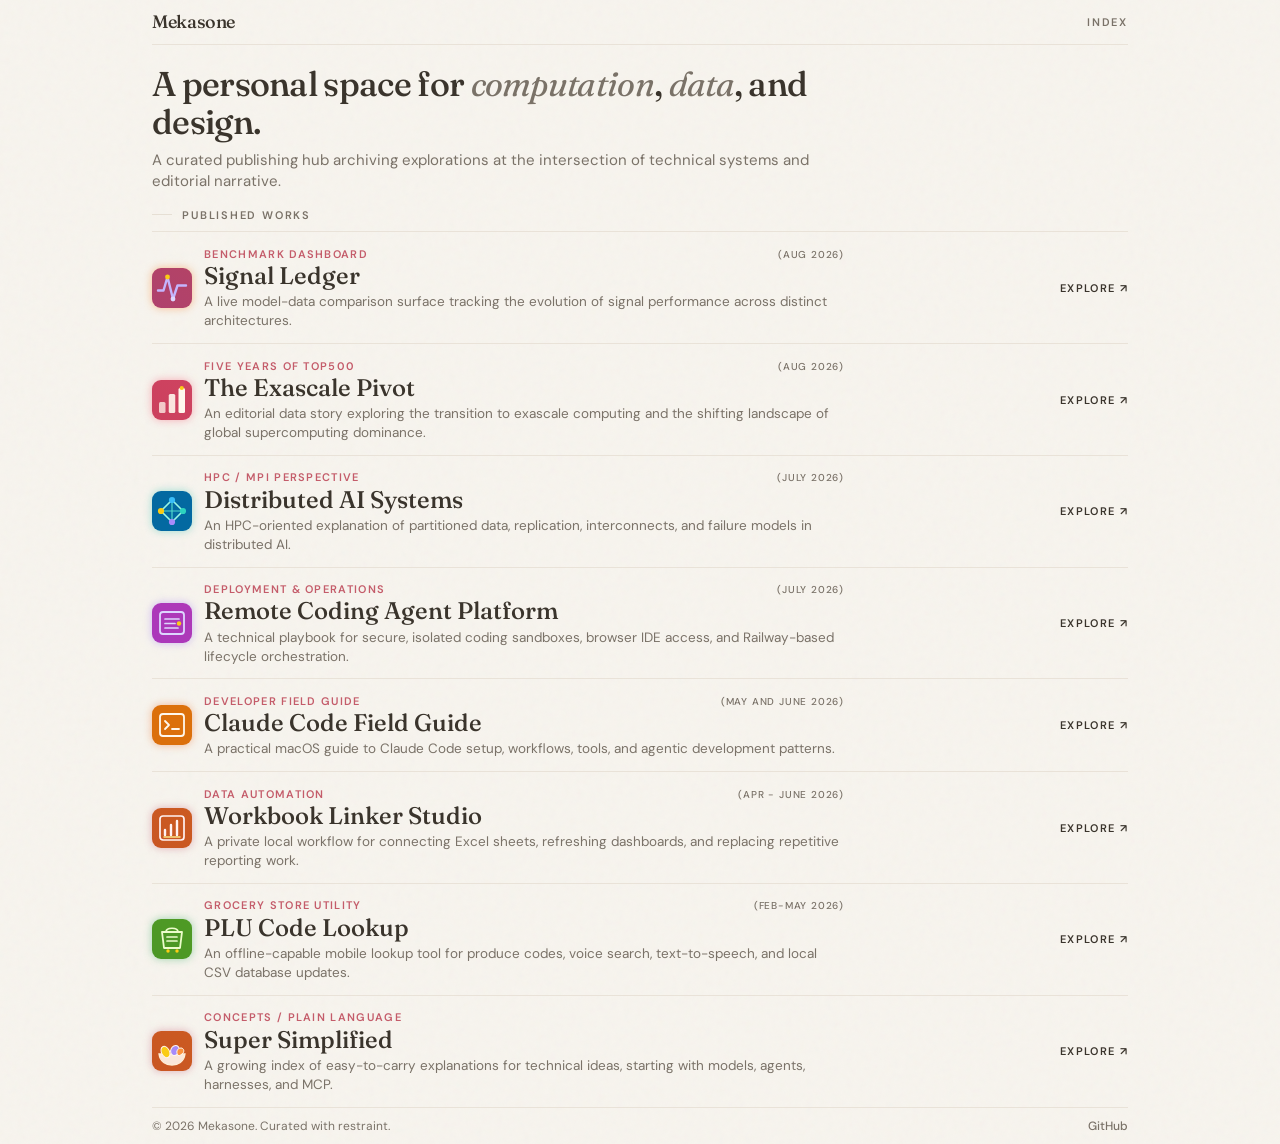
<file: index.html>
<!DOCTYPE html>
<html lang="en">
  <head>
    <meta charset="UTF-8" />
    <meta name="viewport" content="width=device-width, initial-scale=1.0" />
    <title>Mekasone</title>
    <meta name="description" content="A curated home for explorations in computation, data, and design." />
    <link rel="icon" type="image/svg+xml" href="/favicon.svg" />
    <link rel="preconnect" href="https://fonts.googleapis.com" />
    <link rel="preconnect" href="https://fonts.gstatic.com" crossorigin />
    <link href="https://fonts.googleapis.com/css2?family=DM+Sans:wght@400;500;600;700&family=Fraunces:opsz,wght@9..144,400;9..144,500;9..144,600&display=swap" rel="stylesheet" />
    <style>
      :root {
        --bg: #f7f4ee;
        --ink: #3a342c;
        --muted: #7a7268;
        --line: #e6dfd4;
        --card: #fffcf7;
        --rose: #c45c6a;
      }
      * { box-sizing: border-box; margin: 0; padding: 0; }
      body {
        font-family: "DM Sans", sans-serif;
        background: var(--bg);
        color: var(--ink);
        min-height: 100dvh;
        background-image: url("data:image/svg+xml,%3Csvg viewBox='0 0 200 200' xmlns='http://www.w3.org/2000/svg'%3E%3Cfilter id='n'%3E%3CfeTurbulence type='fractalNoise' baseFrequency='0.85' numOctaves='3' stitchTiles='stitch'/%3E%3C/filter%3E%3Crect width='100%25' height='100%25' filter='url(%23n)' opacity='0.03'/%3E%3C/svg%3E");
      }
      .shell { max-width: 64rem; margin: 0 auto; padding: 0 1rem; min-height: 100dvh; display: flex; flex-direction: column; }
      @media (min-width: 640px) { .shell { padding: 0 1.5rem; } }
      header, footer { display: flex; justify-content: space-between; align-items: center; gap: 0.75rem; border-bottom: 1px solid color-mix(in srgb, var(--line) 80%, transparent); padding: 0.65rem 0; }
      footer { border-bottom: 0; border-top: 1px solid color-mix(in srgb, var(--line) 80%, transparent); margin-top: auto; font-size: 12px; color: var(--muted); }
      .brand { font-family: Fraunces, serif; font-size: 1.125rem; font-weight: 500; letter-spacing: -0.02em; text-decoration: none; color: inherit; }
      .kicker { font-size: 11px; font-weight: 600; letter-spacing: 0.16em; text-transform: uppercase; color: var(--muted); }
      a { color: inherit; text-decoration: none; }
      footer a { font-weight: 500; }
      footer a:hover { color: var(--ink); }
      .hero { padding: 1.25rem 0 1rem; }
      .hero h1 { font-family: Fraunces, serif; font-size: 1.85rem; font-weight: 500; line-height: 1.12; letter-spacing: -0.02em; max-width: 48rem; }
      .hero h1 em { font-style: italic; font-weight: 400; color: var(--muted); }
      .hero p { margin-top: 0.5rem; max-width: 42rem; font-size: 15px; line-height: 1.4; color: var(--muted); }
      @media (min-width: 640px) { .hero h1 { font-size: 2.15rem; } }
      .works-label { display: flex; align-items: center; gap: 0.65rem; margin-bottom: 0.6rem; }
      .works-label span:first-child { height: 1px; width: 1.25rem; background: var(--line); }
      .works-label h2 { font-size: 11px; font-weight: 600; letter-spacing: 0.16em; text-transform: uppercase; color: var(--muted); }
      .work { display: grid; grid-template-columns: 40px minmax(0, 1fr); gap: 0.15rem 0.75rem; padding: 0.75rem 0; border-top: 1px solid color-mix(in srgb, var(--line) 80%, transparent); align-items: start; }
      .work svg { width: 40px; height: 40px; display: block; }
      .work .sub { display: flex; justify-content: space-between; align-items: baseline; gap: 1rem; font-size: 11px; font-weight: 600; letter-spacing: 0.12em; text-transform: uppercase; color: var(--rose); }
      .work .timeframe { flex: 0 0 auto; color: var(--muted); font-size: 10px; font-weight: 500; letter-spacing: 0.08em; white-space: nowrap; }
      .work h3 { font-family: Fraunces, serif; font-size: 1.35rem; font-weight: 500; line-height: 1.2; }
      .work p { margin-top: 0.15rem; font-size: 13.5px; line-height: 1.4; color: var(--muted); max-width: 40rem; }
      .work .go { grid-column: 2; margin-top: 0.25rem; font-size: 11px; font-weight: 600; letter-spacing: 0.12em; text-transform: uppercase; }
      .work:hover h3, .work:hover .go { color: var(--rose); }
      .icon-signal { filter: drop-shadow(0 0 4px rgb(249 115 22 / 0.45)); }
      .icon-exa { filter: drop-shadow(0 0 4px rgb(244 63 94 / 0.4)); }
      .icon-mesh { filter: drop-shadow(0 0 4px rgb(20 184 166 / 0.4)); }
      .icon-platform { filter: drop-shadow(0 0 4px rgb(139 92 246 / 0.4)); }
      .icon-guide { filter: drop-shadow(0 0 4px rgb(234 88 12 / 0.4)); }
      .icon-workbook { filter: drop-shadow(0 0 4px rgb(190 70 96 / 0.4)); }
      .icon-grocery { filter: drop-shadow(0 0 4px rgb(22 163 74 / 0.4)); }
      .icon-nuts { filter: drop-shadow(0 0 4px rgb(190 70 96 / 0.4)); }
      @media (min-width: 640px) {
        .work { grid-template-columns: 40px minmax(0, 1fr) auto; align-items: center; }
        .work .go { grid-column: auto; margin-top: 0; }
        .work h3 { font-size: 1.5rem; }
      }
    </style>
  </head>
  <body>
    <div class="shell">
      <header>
        <a class="brand" href="/">Mekasone</a>
        <p class="kicker">Index</p>
      </header>
      <section class="hero">
        <h1>A personal space for <em>computation</em>, <em>data</em>, and design.</h1>
        <p>A curated publishing hub archiving explorations at the intersection of technical systems and editorial narrative.</p>
      </section>
      <section>
        <div class="works-label"><span></span><h2>Published Works</h2></div>
        <a class="work" href="/benchmark-dashboard/">
          <svg class="icon-signal" viewBox="0 0 40 40" fill="none" aria-hidden="true">
            <defs>
              <linearGradient id="sg" x1="6" y1="36" x2="34" y2="4"><stop offset="0" stop-color="#6d28d9"/><stop offset="1" stop-color="#ea580c"/></linearGradient>
              <linearGradient id="sl" x1="6" y1="22" x2="34" y2="18"><stop offset="0" stop-color="#c4b5fd"/><stop offset=".5" stop-color="#fb923c"/><stop offset="1" stop-color="#facc15"/></linearGradient>
            </defs>
            <rect width="40" height="40" rx="9" fill="url(#sg)"/>
            <path d="M6 22.5 H11.5 L15.5 9 L21 31 L25.5 17.5 H34" stroke="url(#sl)" stroke-width="2.4" stroke-linecap="round" stroke-linejoin="round"/>
            <circle cx="15.5" cy="9" r="2.4" fill="#facc15"/><circle cx="21" cy="31" r="2.4" fill="#ddd6fe"/>
          </svg>
          <div>
            <p class="sub">Benchmark Dashboard <span class="timeframe">(AUG 2026)</span></p>
            <h3>Signal Ledger</h3>
            <p>A live model-data comparison surface tracking the evolution of signal performance across distinct architectures.</p>
          </div>
          <span class="go">Explore ↗</span>
        </a>
        <a class="work" href="/super-computing/">
          <svg class="icon-exa" viewBox="0 0 40 40" fill="none" aria-hidden="true">
            <defs>
              <linearGradient id="eg" x1="4" y1="36" x2="36" y2="4"><stop offset="0" stop-color="#9f1239"/><stop offset="1" stop-color="#fb7185"/></linearGradient>
              <linearGradient id="eb" x1="8" y1="32" x2="8" y2="8"><stop offset="0" stop-color="#fdba74"/><stop offset="1" stop-color="#fff7ed"/></linearGradient>
            </defs>
            <rect width="40" height="40" rx="9" fill="url(#eg)"/>
            <rect x="7" y="22" width="6.5" height="11" rx="1.5" fill="url(#eb)" opacity=".75"/>
            <rect x="16.75" y="14" width="6.5" height="19" rx="1.5" fill="url(#eb)" opacity=".9"/>
            <rect x="26.5" y="8" width="6.5" height="25" rx="1.5" fill="#fff7ed"/>
            <circle cx="29.75" cy="8" r="2.1" fill="#facc15"/>
          </svg>
          <div>
            <p class="sub">Five Years of TOP500 <span class="timeframe">(AUG 2026)</span></p>
            <h3>The Exascale Pivot</h3>
            <p>An editorial data story exploring the transition to exascale computing and the shifting landscape of global supercomputing dominance.</p>
          </div>
          <span class="go">Explore ↗</span>
        </a>
        <a class="work" href="/distributed-ai-systems/">
          <svg class="icon-mesh" viewBox="0 0 40 40" fill="none" aria-hidden="true">
            <defs>
              <linearGradient id="mg" x1="4" y1="4" x2="36" y2="36"><stop offset="0" stop-color="#0369a1"/><stop offset="1" stop-color="#0f766e"/></linearGradient>
            </defs>
            <rect width="40" height="40" rx="9" fill="url(#mg)"/>
            <path d="M20 9 L31 20 L20 31 L9 20 Z" stroke="#99f6e4" stroke-width="1.6" stroke-linejoin="round"/>
            <path d="M20 9 V31 M9 20 H31" stroke="#5eead4" stroke-width="1.2" opacity=".85"/>
            <circle cx="20" cy="9" r="3.1" fill="#38bdf8"/><circle cx="31" cy="20" r="3.1" fill="#2dd4bf"/>
            <circle cx="20" cy="31" r="3.1" fill="#a78bfa"/><circle cx="9" cy="20" r="3.1" fill="#facc15"/>
          </svg>
          <div>
            <p class="sub">HPC / MPI Perspective <span class="timeframe">(JULY 2026)</span></p>
            <h3>Distributed AI Systems</h3>
            <p>An HPC-oriented explanation of partitioned data, replication, interconnects, and failure models in distributed AI.</p>
          </div>
          <span class="go">Explore ↗</span>
        </a>
        <a class="work" href="/remote-coding-agent-platform/">
          <svg class="icon-platform" viewBox="0 0 40 40" fill="none" aria-hidden="true">
            <defs>
              <linearGradient id="pg" x1="4" y1="36" x2="36" y2="4"><stop offset="0" stop-color="#6d28d9"/><stop offset="1" stop-color="#ec4899"/></linearGradient>
              <linearGradient id="pc" x1="8" y1="9" x2="32" y2="31"><stop offset="0" stop-color="#ddd6fe"/><stop offset="1" stop-color="#fce7f3"/></linearGradient>
            </defs>
            <rect width="40" height="40" rx="9" fill="url(#pg)"/>
            <rect x="8" y="9" width="24" height="22" rx="3" stroke="url(#pc)" stroke-width="1.8"/>
            <path d="M13 16 H27 M13 20.5 H23 M13 25 H26" stroke="url(#pc)" stroke-width="1.7" stroke-linecap="round"/>
            <circle cx="27" cy="20.5" r="2.2" fill="#facc15"/>
          </svg>
          <div>
            <p class="sub">Deployment &amp; Operations <span class="timeframe">(JULY 2026)</span></p>
            <h3>Remote Coding Agent Platform</h3>
            <p>A technical playbook for secure, isolated coding sandboxes, browser IDE access, and Railway-based lifecycle orchestration.</p>
          </div>
          <span class="go">Explore ↗</span>
        </a>
      <a class="work" href="/claude-code-field-guide/">
          <svg class="icon-guide" viewBox="0 0 40 40" fill="none" aria-hidden="true">
            <defs>
              <linearGradient id="gg" x1="4" y1="36" x2="36" y2="4"><stop offset="0" stop-color="#c2410c"/><stop offset="1" stop-color="#f59e0b"/></linearGradient>
              <linearGradient id="gc" x1="9" y1="9" x2="31" y2="31"><stop offset="0" stop-color="#fff7ed"/><stop offset="1" stop-color="#fef3c7"/></linearGradient>
            </defs>
            <rect width="40" height="40" rx="9" fill="url(#gg)"/>
            <rect x="8" y="9" width="24" height="22" rx="3" stroke="url(#gc)" stroke-width="1.8"/>
            <path d="M13 16 L17 20 L13 24 M20 24 H27" stroke="url(#gc)" stroke-width="1.8" stroke-linecap="round" stroke-linejoin="round"/>
          </svg>
          <div>
            <p class="sub">Developer Field Guide <span class="timeframe">(MAY and JUNE 2026)</span></p>
            <h3>Claude Code Field Guide</h3>
            <p>A practical macOS guide to Claude Code setup, workflows, tools, and agentic development patterns.</p>
          </div>
          <span class="go">Explore ↗</span>
        </a>
      <a class="work" href="/auto-dashboarding-excel-worksheet/">
          <svg class="icon-workbook" viewBox="0 0 40 40" fill="none" aria-hidden="true">
            <defs>
              <linearGradient id="wg" x1="4" y1="36" x2="36" y2="4"><stop offset="0" stop-color="#9f1239"/><stop offset="1" stop-color="#f59e0b"/></linearGradient>
              <linearGradient id="wc" x1="8" y1="9" x2="32" y2="31"><stop offset="0" stop-color="#fff1f2"/><stop offset="1" stop-color="#fef3c7"/></linearGradient>
            </defs>
            <rect width="40" height="40" rx="9" fill="url(#wg)"/>
            <rect x="8" y="8" width="24" height="24" rx="3" stroke="url(#wc)" stroke-width="1.7"/>
            <path d="M13 27 V22 M19 27 V17 M25 27 V13" stroke="url(#wc)" stroke-width="2.4" stroke-linecap="round"/>
            <path d="M12 29 H28" stroke="#fde68a" stroke-width="1.5" stroke-linecap="round"/>
          </svg>
          <div>
            <p class="sub">Data Automation <span class="timeframe">(APR - JUNE 2026)</span></p>
            <h3>Workbook Linker Studio</h3>
            <p>A private local workflow for connecting Excel sheets, refreshing dashboards, and replacing repetitive reporting work.</p>
          </div>
          <span class="go">Explore ↗</span>
        </a>
      <a class="work" href="/grocery-plu-lookup/">
          <svg class="icon-grocery" viewBox="0 0 40 40" fill="none" aria-hidden="true">
            <defs>
              <linearGradient id="grog" x1="4" y1="36" x2="36" y2="4"><stop offset="0" stop-color="#166534"/><stop offset="1" stop-color="#84cc16"/></linearGradient>
              <linearGradient id="groc" x1="8" y1="9" x2="32" y2="31"><stop offset="0" stop-color="#ecfccb"/><stop offset="1" stop-color="#fef9c3"/></linearGradient>
            </defs>
            <rect width="40" height="40" rx="9" fill="url(#grog)"/>
            <path d="M10 13 H30 L28 29 H12 Z" stroke="url(#groc)" stroke-width="1.8" stroke-linejoin="round"/>
            <path d="M14 13 C14 8 26 8 26 13 M15 18 H25 M15 22 H25" stroke="url(#groc)" stroke-width="1.7" stroke-linecap="round"/>
            <circle cx="16" cy="32" r="1.7" fill="#facc15"/><circle cx="25" cy="32" r="1.7" fill="#facc15"/>
          </svg>
          <div>
            <p class="sub">Grocery Store Utility <span class="timeframe">(FEB-MAY 2026)</span></p>
            <h3>PLU Code Lookup</h3>
            <p>An offline-capable mobile lookup tool for produce codes, voice search, text-to-speech, and local CSV database updates.</p>
          </div>
          <span class="go">Explore ↗</span>
        </a>
      <a class="work" href="/super-simplified/">
          <svg class="icon-nuts" viewBox="0 0 40 40" fill="none" aria-hidden="true">
            <defs>
              <linearGradient id="ng" x1="4" y1="36" x2="36" y2="4"><stop offset="0" stop-color="#9f1239"/><stop offset="1" stop-color="#f59e0b"/></linearGradient>
              <linearGradient id="np" x1="8" y1="10" x2="32" y2="31"><stop offset="0" stop-color="#fff1f2"/><stop offset="1" stop-color="#fef3c7"/></linearGradient>
            </defs>
            <rect width="40" height="40" rx="9" fill="url(#ng)"/>
            <path d="M7 23 C8 31 14 34 20 34 C26 34 32 31 33 23 Z" fill="#fff7ed" fill-opacity=".9" stroke="#ffedd5" stroke-width="1.3"/>
            <ellipse cx="13.5" cy="21" rx="4" ry="6" transform="rotate(-28 13.5 21)" fill="#facc15" stroke="#fff7ed" stroke-width="1"/>
            <ellipse cx="23" cy="19.5" rx="4.2" ry="5.2" transform="rotate(24 23 19.5)" fill="#a78bfa" stroke="#fff7ed" stroke-width="1"/>
            <path d="M27 25 C23 22 25 17 29 17 C32 17 33 21 30 23 C29 24 28 24 27 25Z" fill="#fb923c" stroke="#fff7ed" stroke-width="1"/>
          </svg>
          <div>
            <p class="sub">Concepts / Plain Language</p>
            <h3>Super Simplified</h3>
            <p>A growing index of easy-to-carry explanations for technical ideas, starting with models, agents, harnesses, and MCP.</p>
          </div>
          <span class="go">Explore ↗</span>
        </a>
      </section>
      <footer>
        <p>© 2026 Mekasone. Curated with restraint.</p>
        <a href="https://github.com/mekasone" target="_blank" rel="noopener noreferrer">GitHub</a>
      </footer>
    </div>
  </body>
</html>
</file>
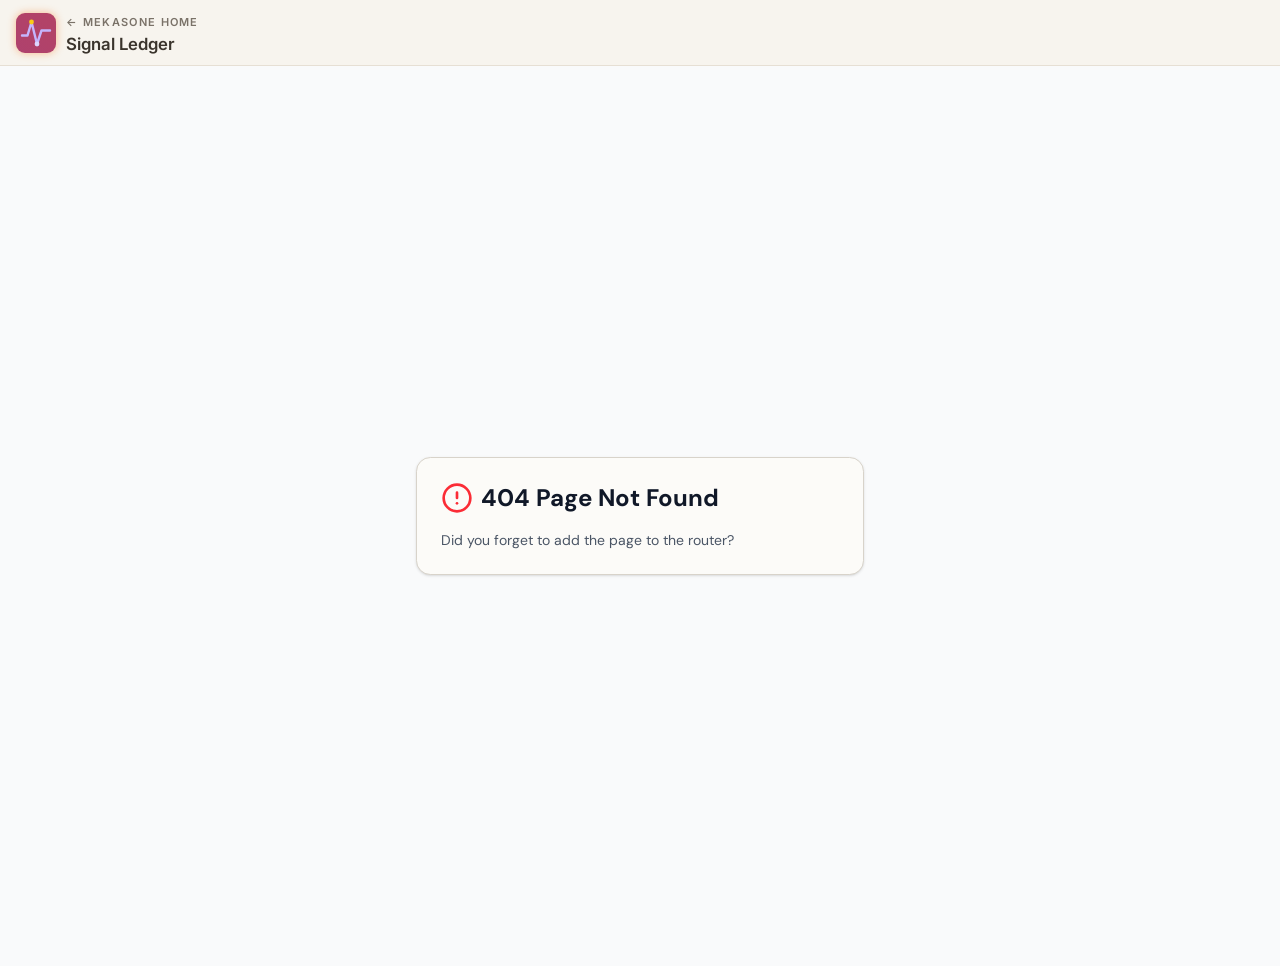
<file: benchmark-dashboard/index.html>
<!DOCTYPE html>
<html lang="en">
  <head>
    <meta charset="UTF-8" />
    <meta name="viewport" content="width=device-width, initial-scale=1.0, maximum-scale=1" />
    <title>Benchmark Dashboard</title>
    <meta name="description" content="Benchmark Dashboard — built on Replit. Update this description to reflect the app." />
    <meta name="robots" content="index, follow" />
    <meta property="og:title" content="Benchmark Dashboard" />
    <meta property="og:description" content="Benchmark Dashboard — built on Replit. Update this description to reflect the app." />
    <meta property="og:type" content="website" />
    <meta name="twitter:card" content="summary_large_image" />
    <meta name="twitter:title" content="Benchmark Dashboard" />
    <meta name="twitter:description" content="Benchmark Dashboard — built on Replit. Update this description to reflect the app." />
    <link rel="icon" type="image/svg+xml" href="/benchmark-dashboard/favicon.svg" />
    <link rel="preconnect" href="https://fonts.googleapis.com">
    <link rel="preconnect" href="https://fonts.gstatic.com" crossorigin>
    <link href="https://fonts.googleapis.com/css2?family=Inter:wght@400;500;600;700&display=swap" rel="stylesheet">
    <script type="module" crossorigin src="/benchmark-dashboard/assets/index-BB6Sj9-R.js"></script>
    <link rel="stylesheet" crossorigin href="/benchmark-dashboard/assets/index-B4tadUib.css">
    <style>
      .mek-bar{display:flex;align-items:center;gap:10px;padding:8px 16px;border-bottom:1px solid #e6dfd4;background:#f7f4ee;font-family:Inter,sans-serif;position:relative;z-index:50}
      .mek-bar a{color:#7a7268;text-decoration:none;font-size:11px;font-weight:600;letter-spacing:.12em;text-transform:uppercase}
      .mek-bar a:hover{color:#6d28d9}
      .mek-bar svg{width:40px;height:40px;flex:none;filter:drop-shadow(0 0 4px rgb(249 115 22 / .45))}
      .mek-bar strong{font-size:1.05rem;font-weight:600;color:#3a342c}
    
      /* Compact, persistent Workspace navigation */
      .instrument-app { grid-template-columns: 208px minmax(0, 1fr); transition: grid-template-columns .2s ease; }
      .instrument-sidebar { position: relative; padding-top: 44px; }
      .sidebar-collapse-toggle { position: absolute; top: 12px; right: 10px; z-index: 2; width: 27px; height: 27px; border: 1px solid #eeeae238; border-radius: 6px; color: #b9b3a6; background: #ffffff0d; cursor: pointer; font: 18px/1 Arial, sans-serif; transition: color .16s, background-color .16s, border-color .16s; }
      .sidebar-collapse-toggle:hover { color: #fcfbf8; background: #f1724b26; border-color: #f1724b66; }
      .instrument-app.is-sidebar-collapsed { grid-template-columns: 58px minmax(0, 1fr); }
      .instrument-app.is-sidebar-collapsed .instrument-sidebar { padding-left: 10px; padding-right: 10px; }
      .instrument-app.is-sidebar-collapsed .brand-lockup { justify-content: center; padding-left: 0; padding-right: 0; }
      .instrument-app.is-sidebar-collapsed .brand-lockup > div:nth-child(2), .instrument-app.is-sidebar-collapsed .sidebar-label, .instrument-app.is-sidebar-collapsed .sidebar-footer { display: none; }
      .instrument-app.is-sidebar-collapsed .sidebar-nav-item { justify-content: center; padding-left: 0; padding-right: 0; }
      .instrument-app.is-sidebar-collapsed .sidebar-nav-item span { display: none; }
      .instrument-app.is-sidebar-collapsed .sidebar-collapse-toggle { right: 15px; }
      @media (max-width: 720px) { .sidebar-collapse-toggle { display: none; } .instrument-sidebar { padding-top: 15px; } .instrument-app { transition: none; } }
</style>
  </head>
  <body>
    <div class="mek-bar">
      <svg viewBox="0 0 40 40" fill="none" aria-hidden="true">
        <defs>
          <linearGradient id="sg" x1="6" y1="36" x2="34" y2="4"><stop offset="0" stop-color="#6d28d9"/><stop offset="1" stop-color="#ea580c"/></linearGradient>
          <linearGradient id="sl" x1="6" y1="22" x2="34" y2="18"><stop offset="0" stop-color="#c4b5fd"/><stop offset=".5" stop-color="#fb923c"/><stop offset="1" stop-color="#facc15"/></linearGradient>
        </defs>
        <rect width="40" height="40" rx="9" fill="url(#sg)"/>
        <path d="M6 22.5 H11.5 L15.5 9 L21 31 L25.5 17.5 H34" stroke="url(#sl)" stroke-width="2.4" stroke-linecap="round" stroke-linejoin="round"/>
        <circle cx="15.5" cy="9" r="2.4" fill="#facc15"/><circle cx="21" cy="31" r="2.4" fill="#ddd6fe"/>
      </svg>
      <div>
        <a href="/">← Mekasone Home</a>
        <div><strong>Signal Ledger</strong></div>
      </div>
    </div>
    <div id="root"></div>
    <script>
      (() => {
        const storageKey = 'signal-ledger-sidebar-collapsed';
        const mountSidebarToggle = () => {
          const app = document.querySelector('.instrument-app');
          const sidebar = document.querySelector('.instrument-sidebar');
          if (!app || !sidebar) return false;
          if (sidebar.querySelector('.sidebar-collapse-toggle')) return true;
          const button = document.createElement('button');
          button.className = 'sidebar-collapse-toggle';
          button.type = 'button';
          button.setAttribute('aria-label', 'Collapse workspace navigation');
          button.setAttribute('aria-expanded', 'true');
          button.title = 'Collapse workspace navigation';
          const setCollapsed = (collapsed) => {
            app.classList.toggle('is-sidebar-collapsed', collapsed);
            button.textContent = collapsed ? '›' : '‹';
            button.setAttribute('aria-expanded', String(!collapsed));
            button.setAttribute('aria-label', collapsed ? 'Expand workspace navigation' : 'Collapse workspace navigation');
            button.title = collapsed ? 'Expand workspace navigation' : 'Collapse workspace navigation';
            try { localStorage.setItem(storageKey, String(collapsed)); } catch (_) {}
          };
          button.addEventListener('click', () => setCollapsed(!app.classList.contains('is-sidebar-collapsed')));
          sidebar.appendChild(button);
          let collapsed = false;
          try { collapsed = localStorage.getItem(storageKey) === 'true'; } catch (_) {}
          setCollapsed(collapsed);
          return true;
        };
        const boot = () => {
          if (mountSidebarToggle()) return;
          const root = document.getElementById('root');
          if (!root) return;
          const observer = new MutationObserver(() => {
            if (mountSidebarToggle()) observer.disconnect();
          });
          observer.observe(root, { childList: true, subtree: true });
        };
        if (document.readyState === 'loading') document.addEventListener('DOMContentLoaded', boot); else boot();
      })();
    </script>

  </body>
</html>
</file>
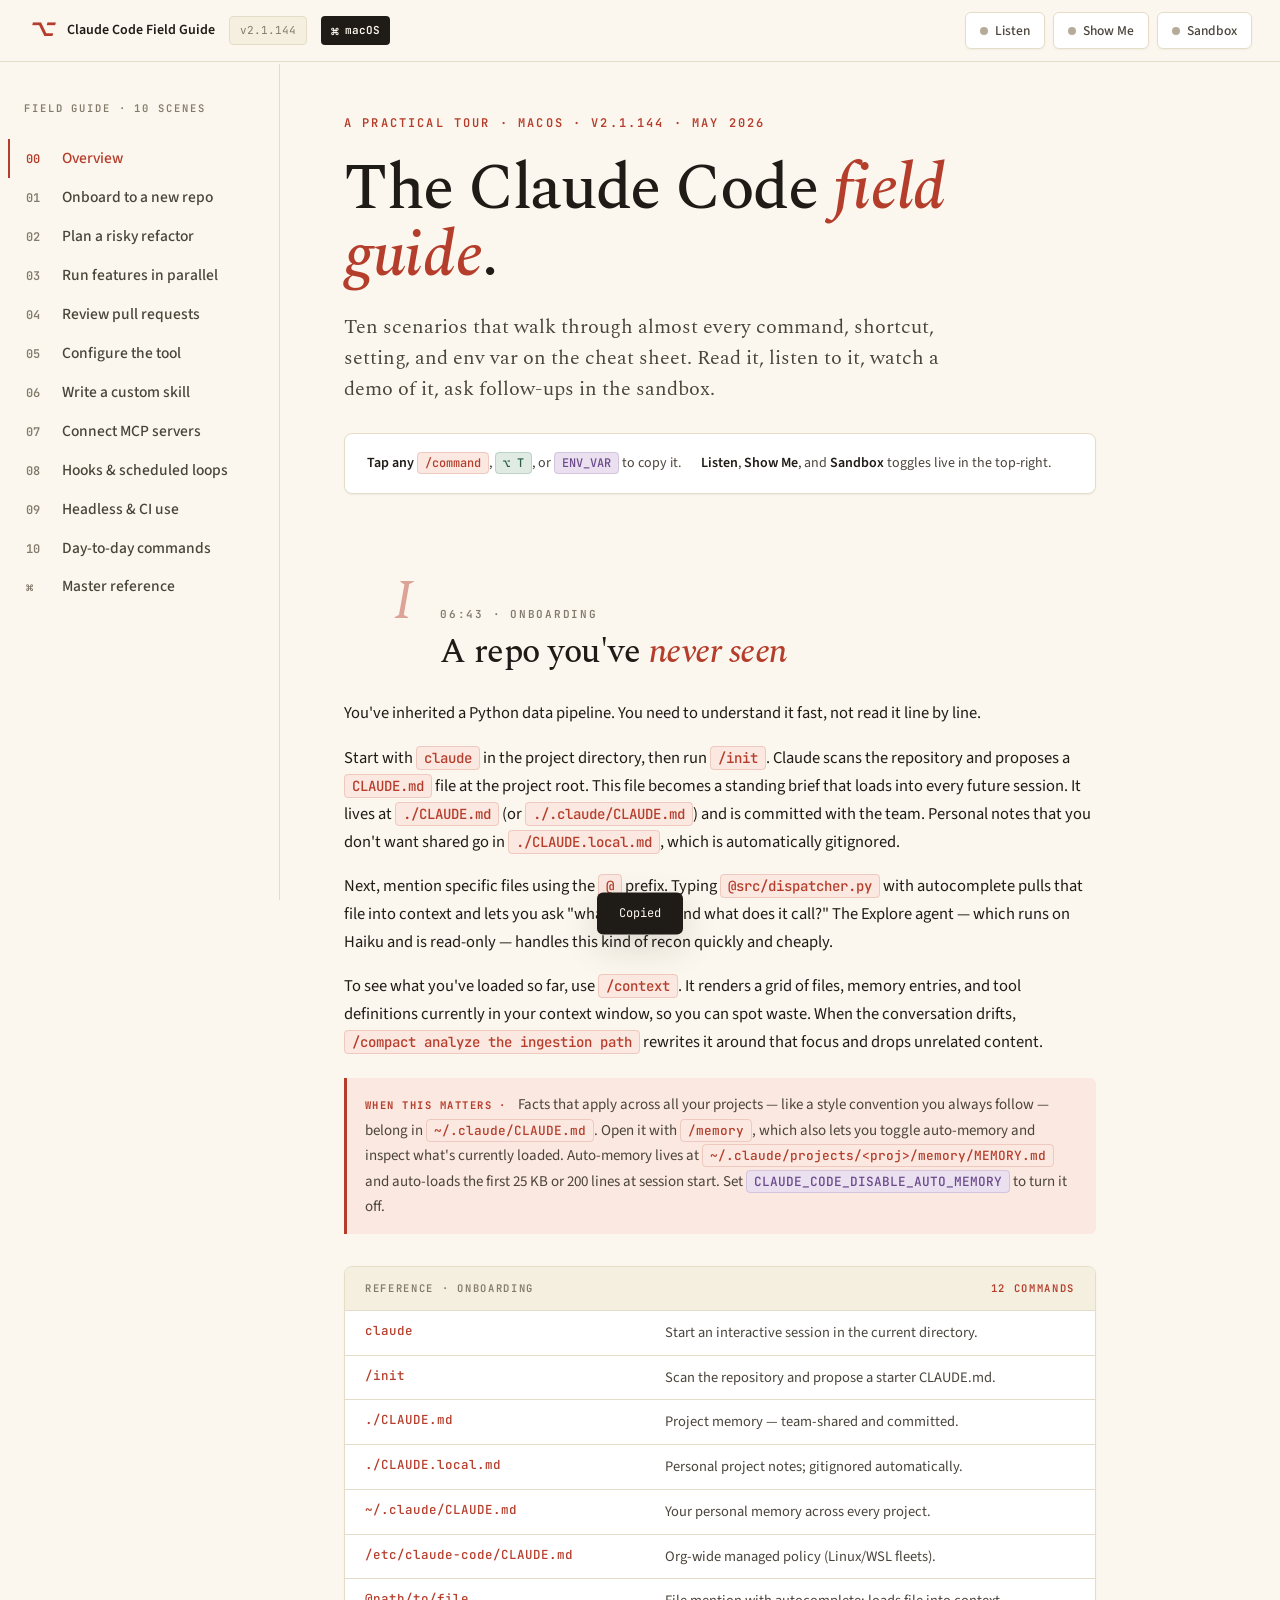
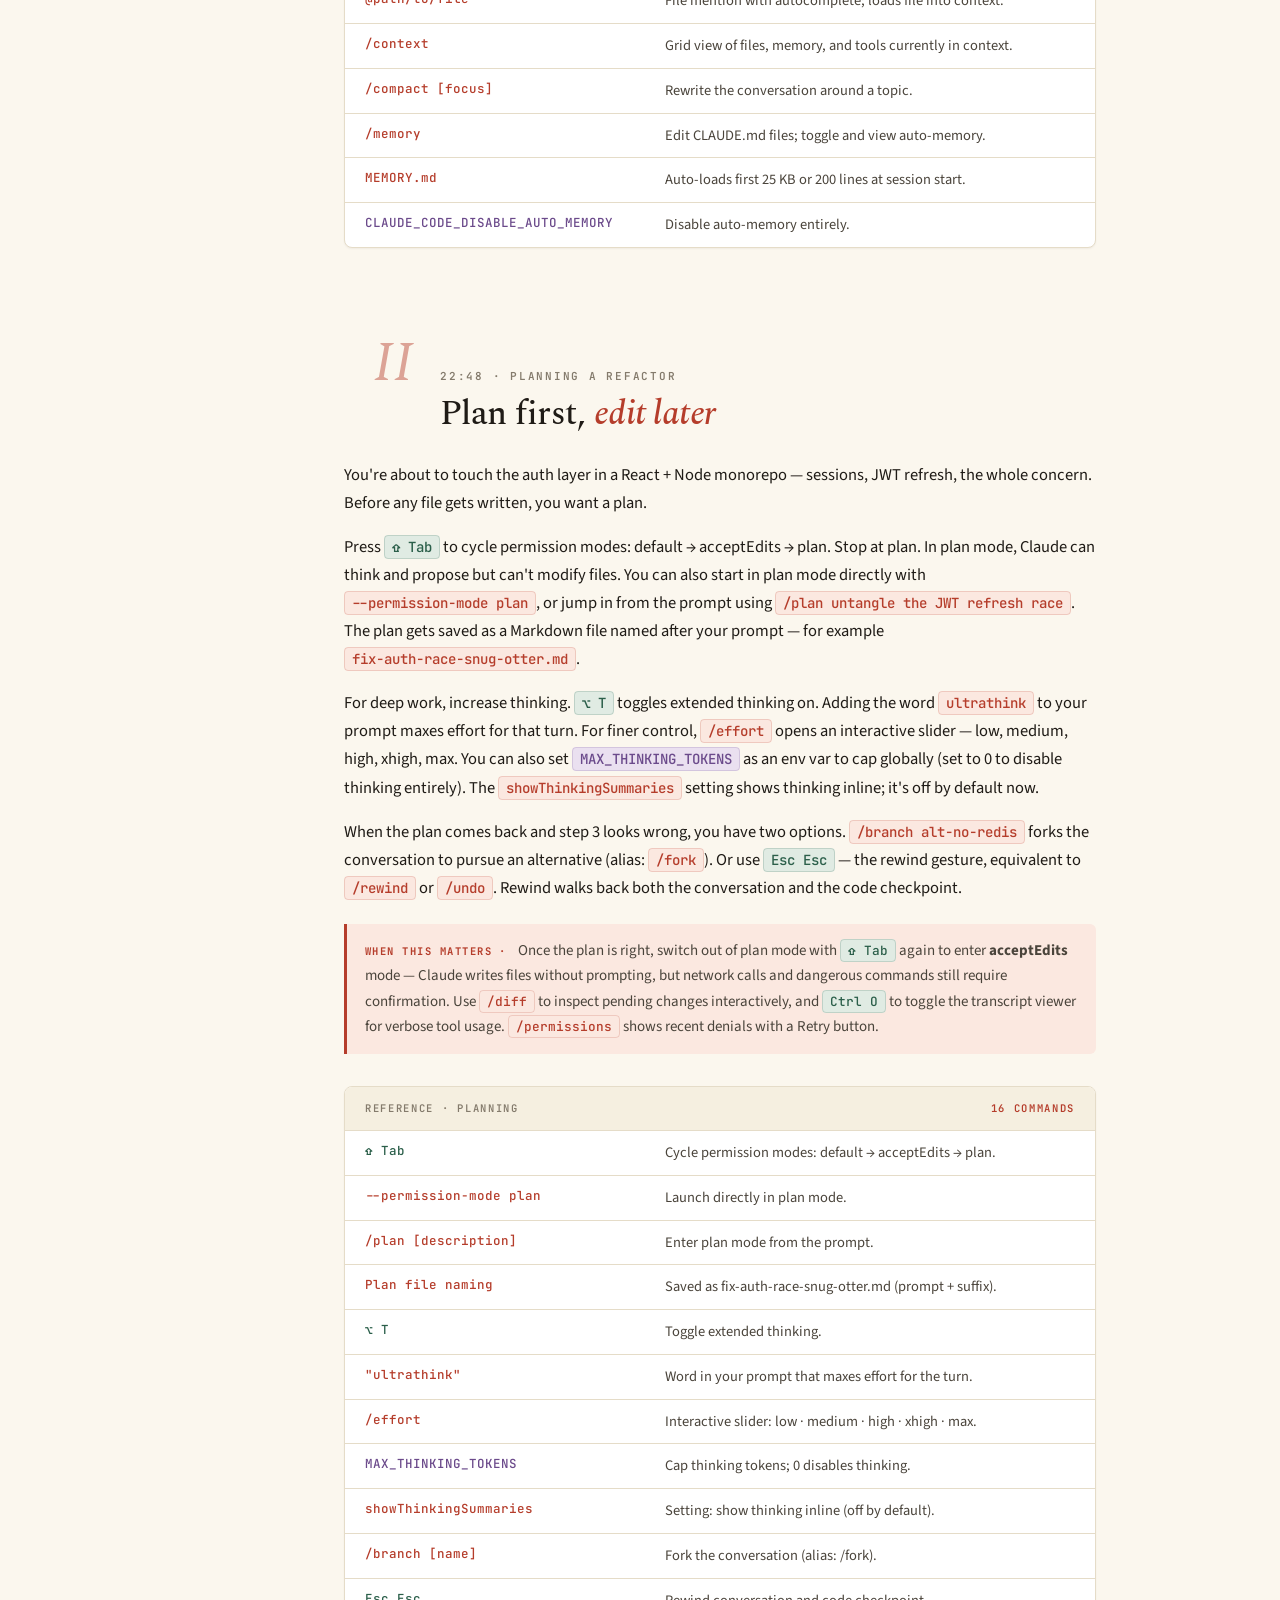
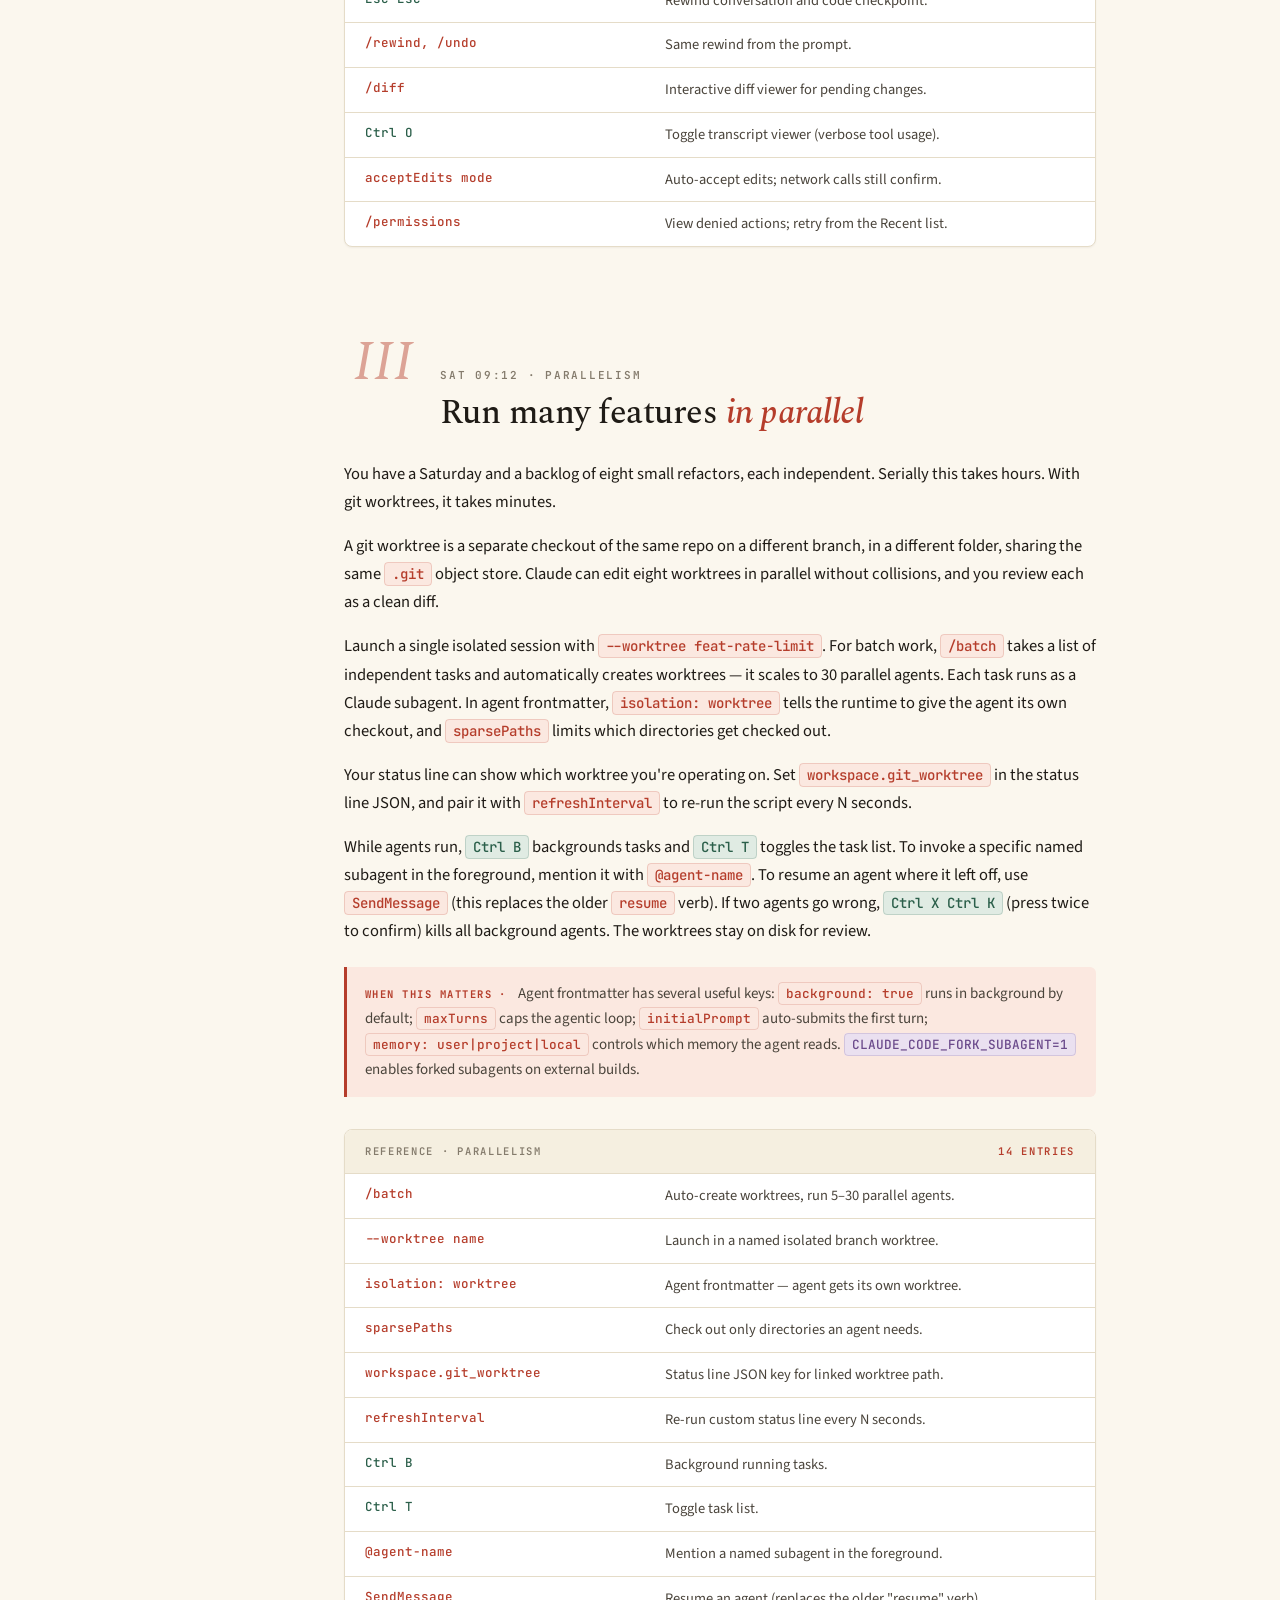
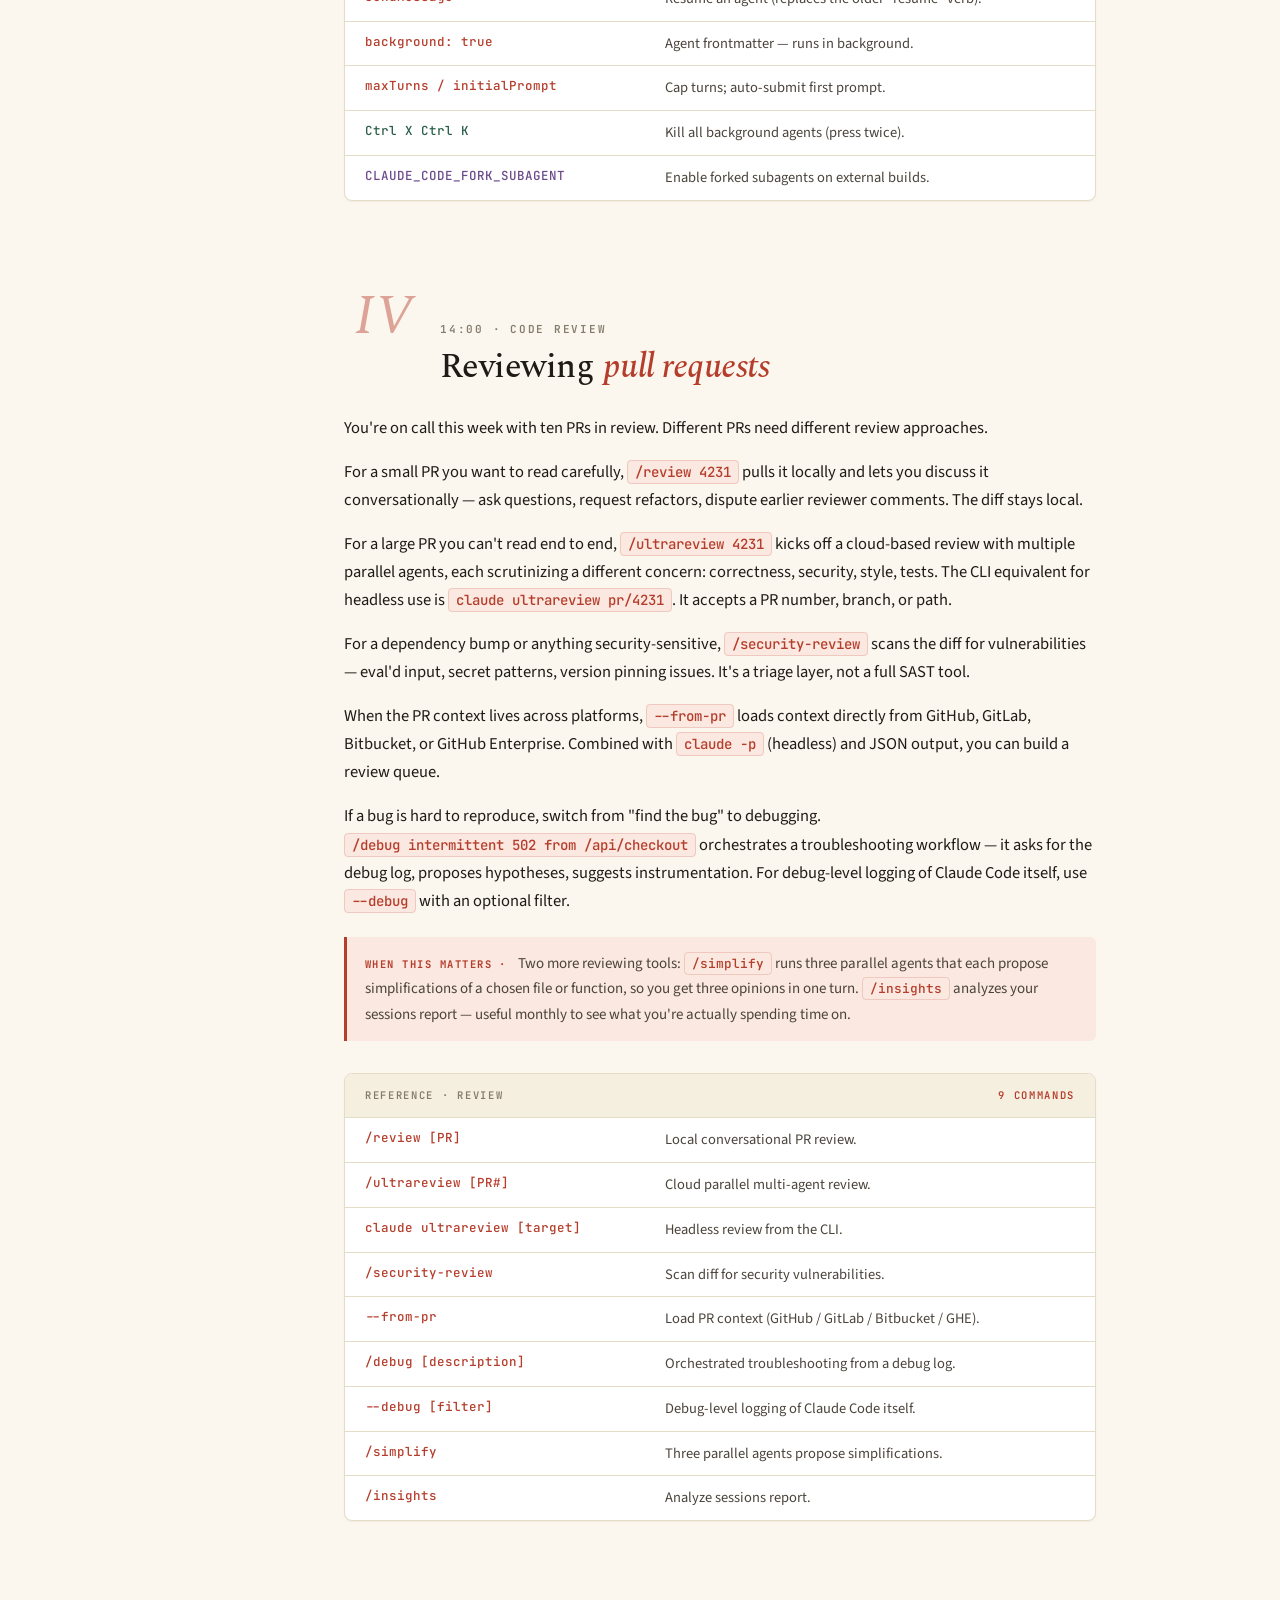
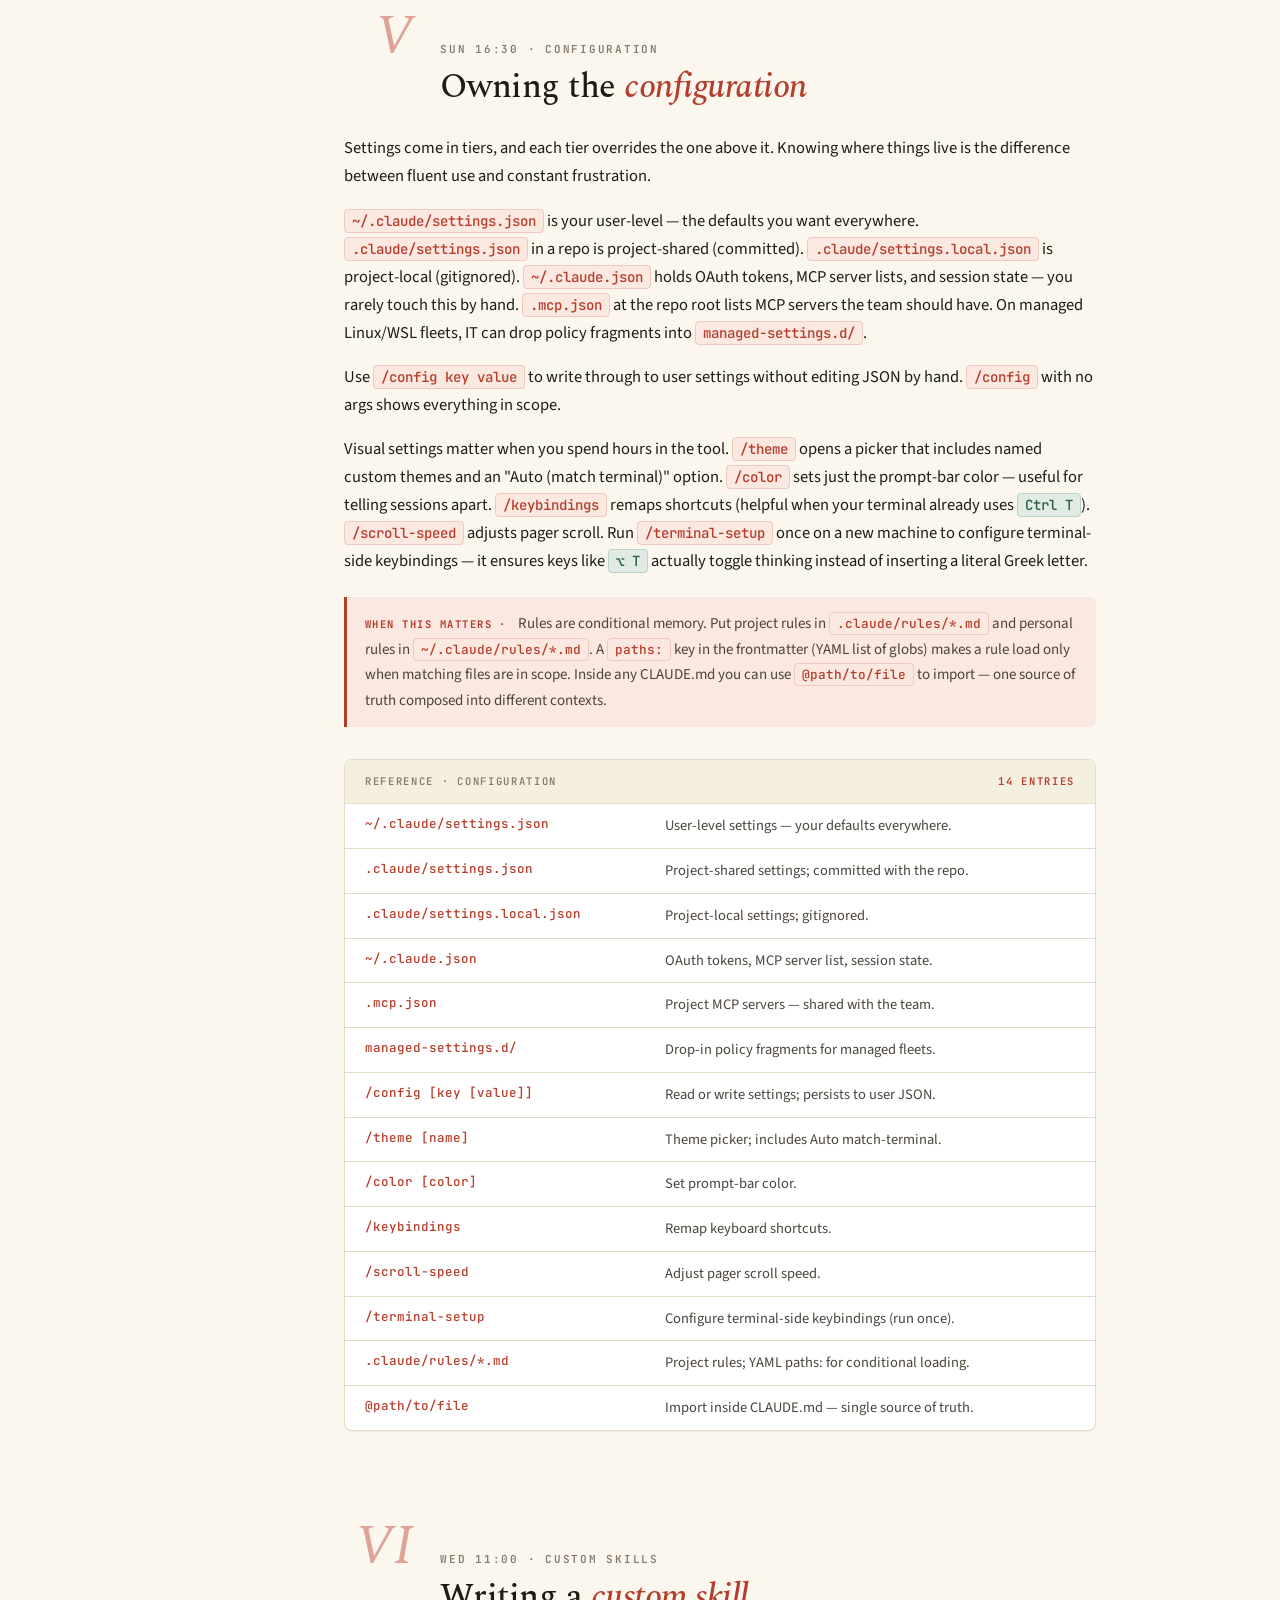
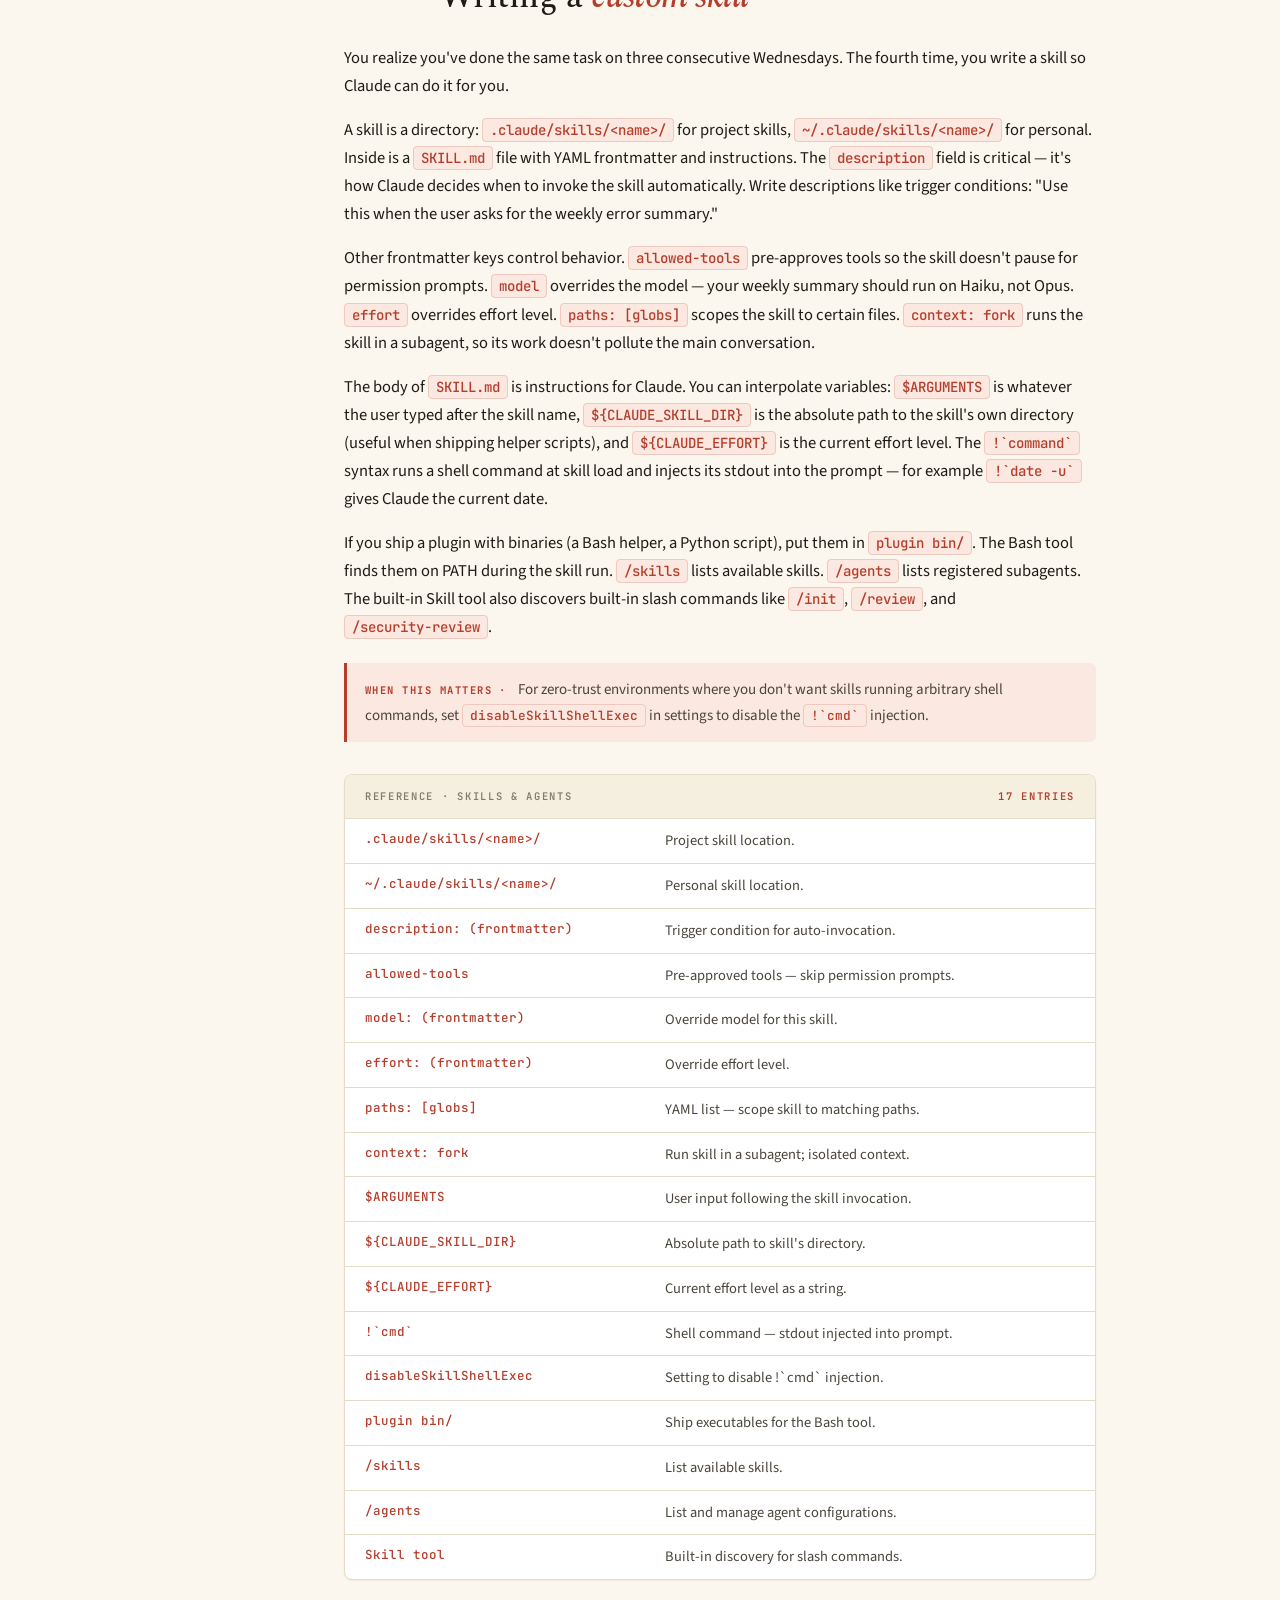
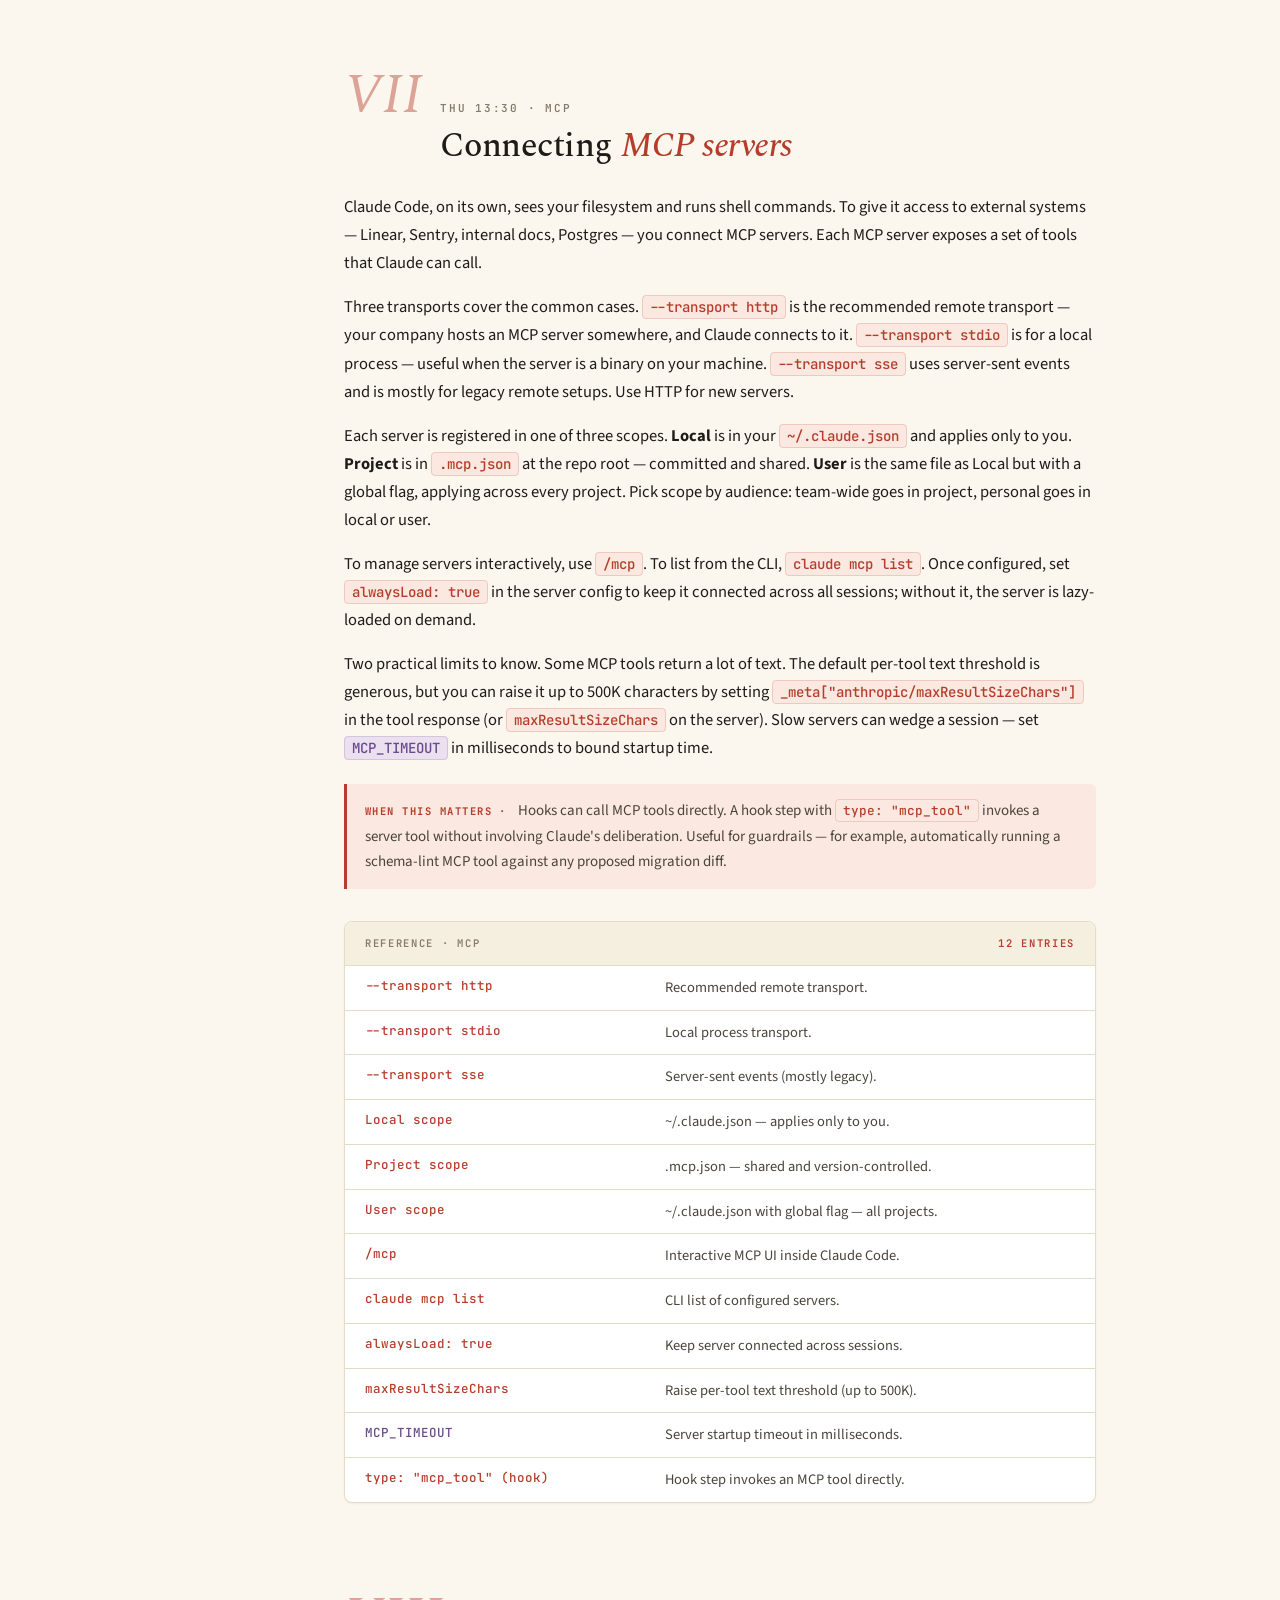
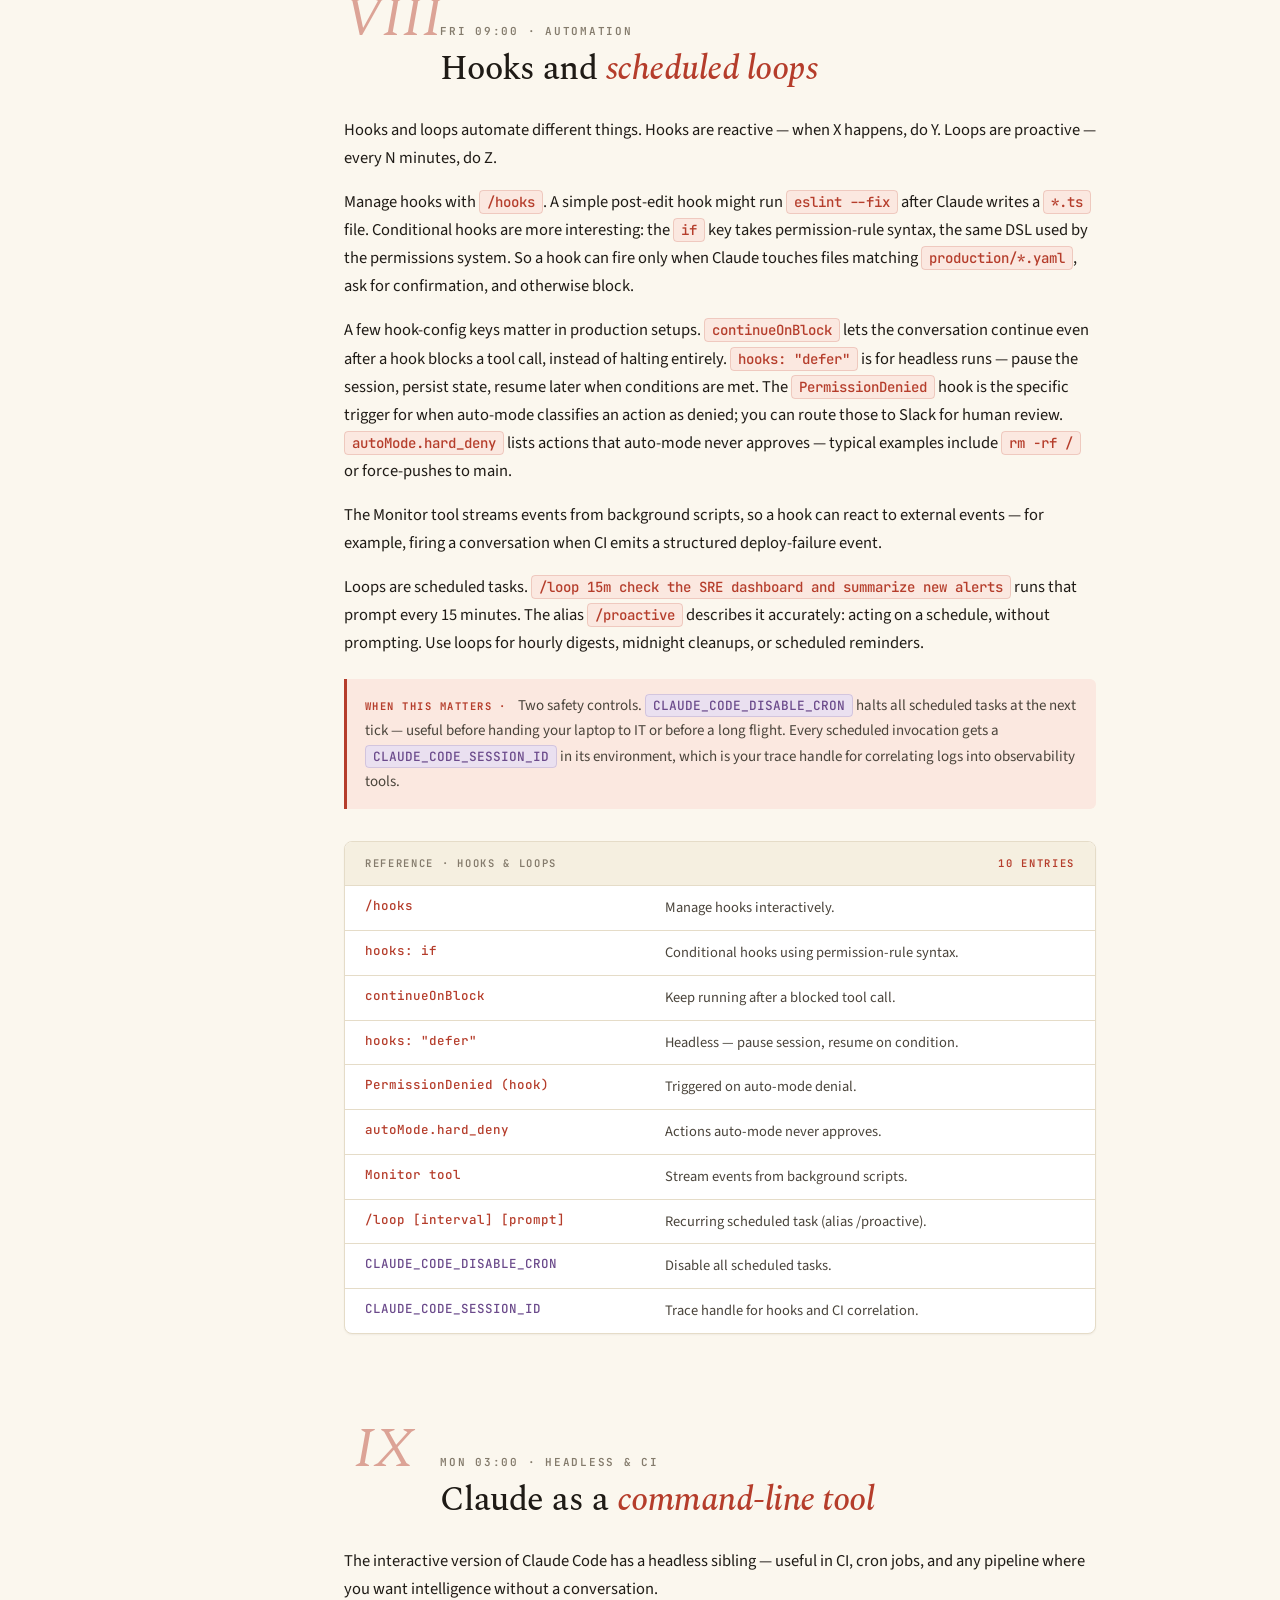
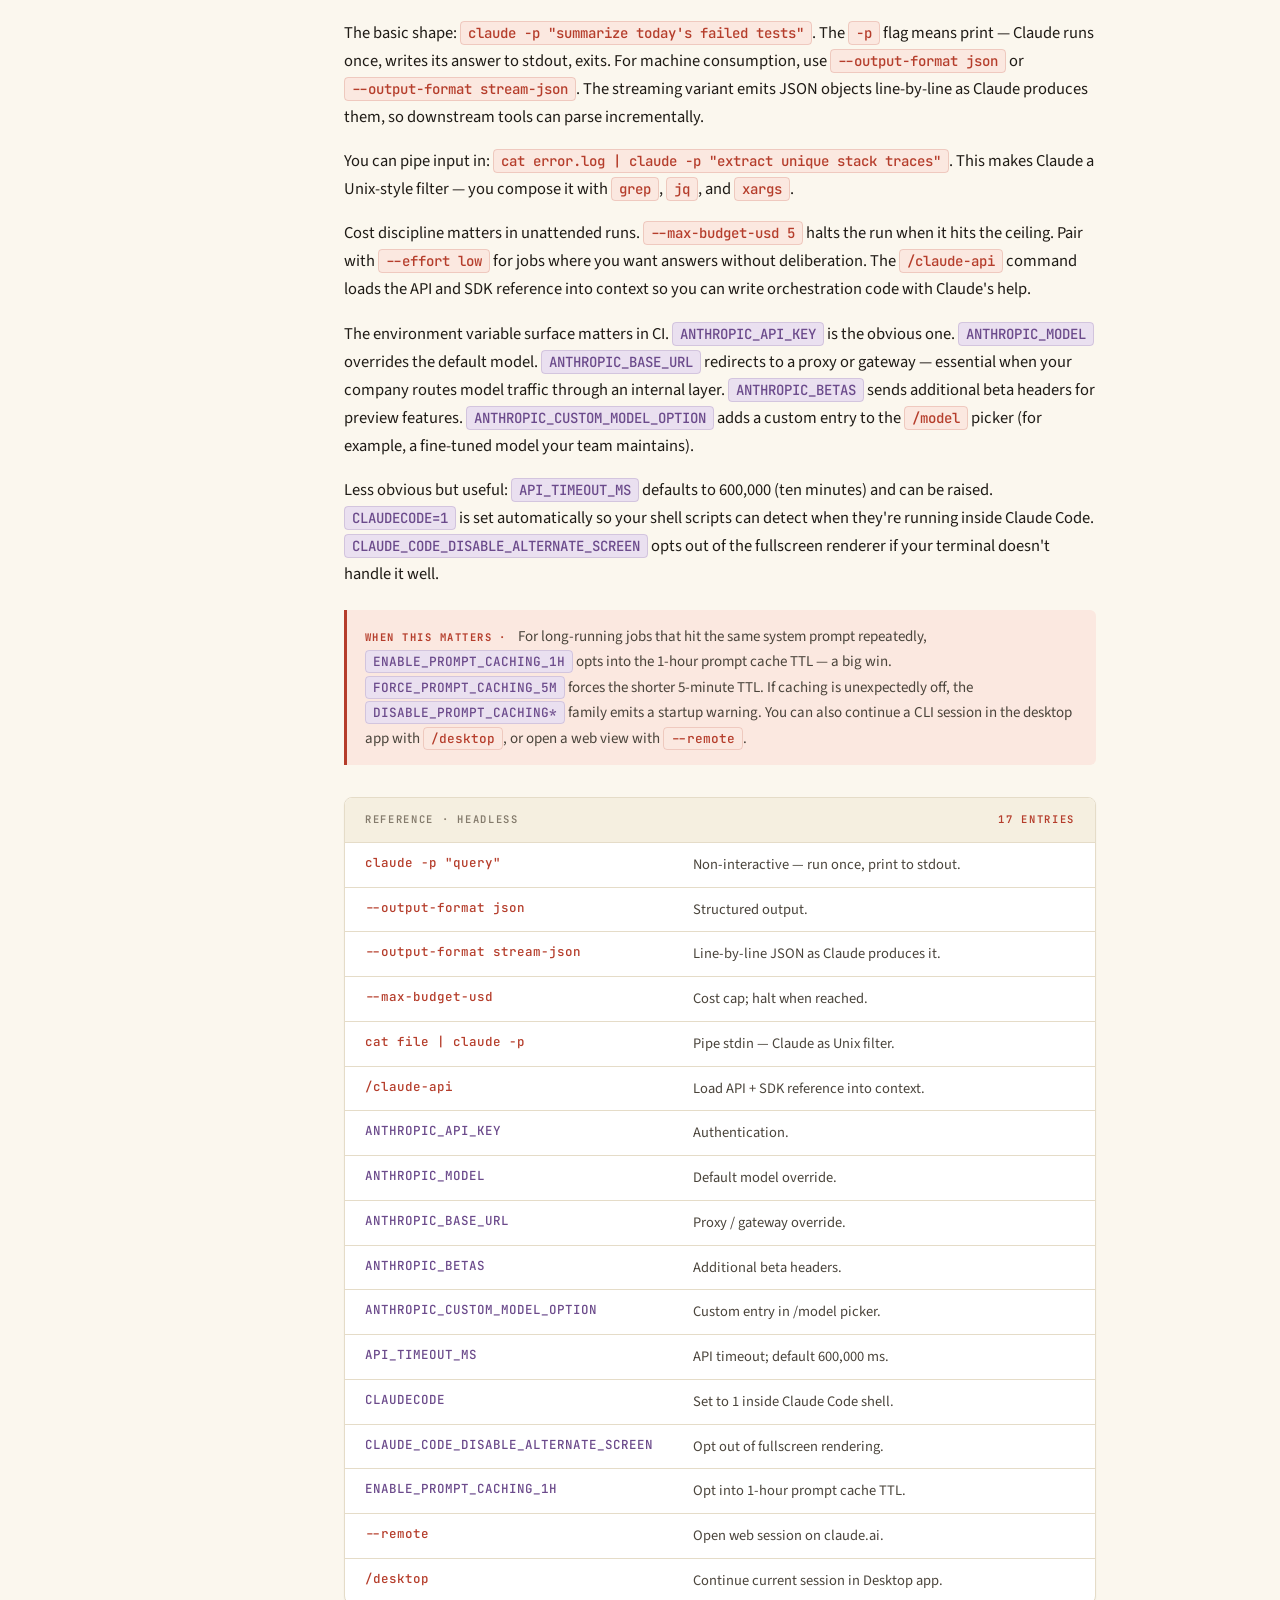
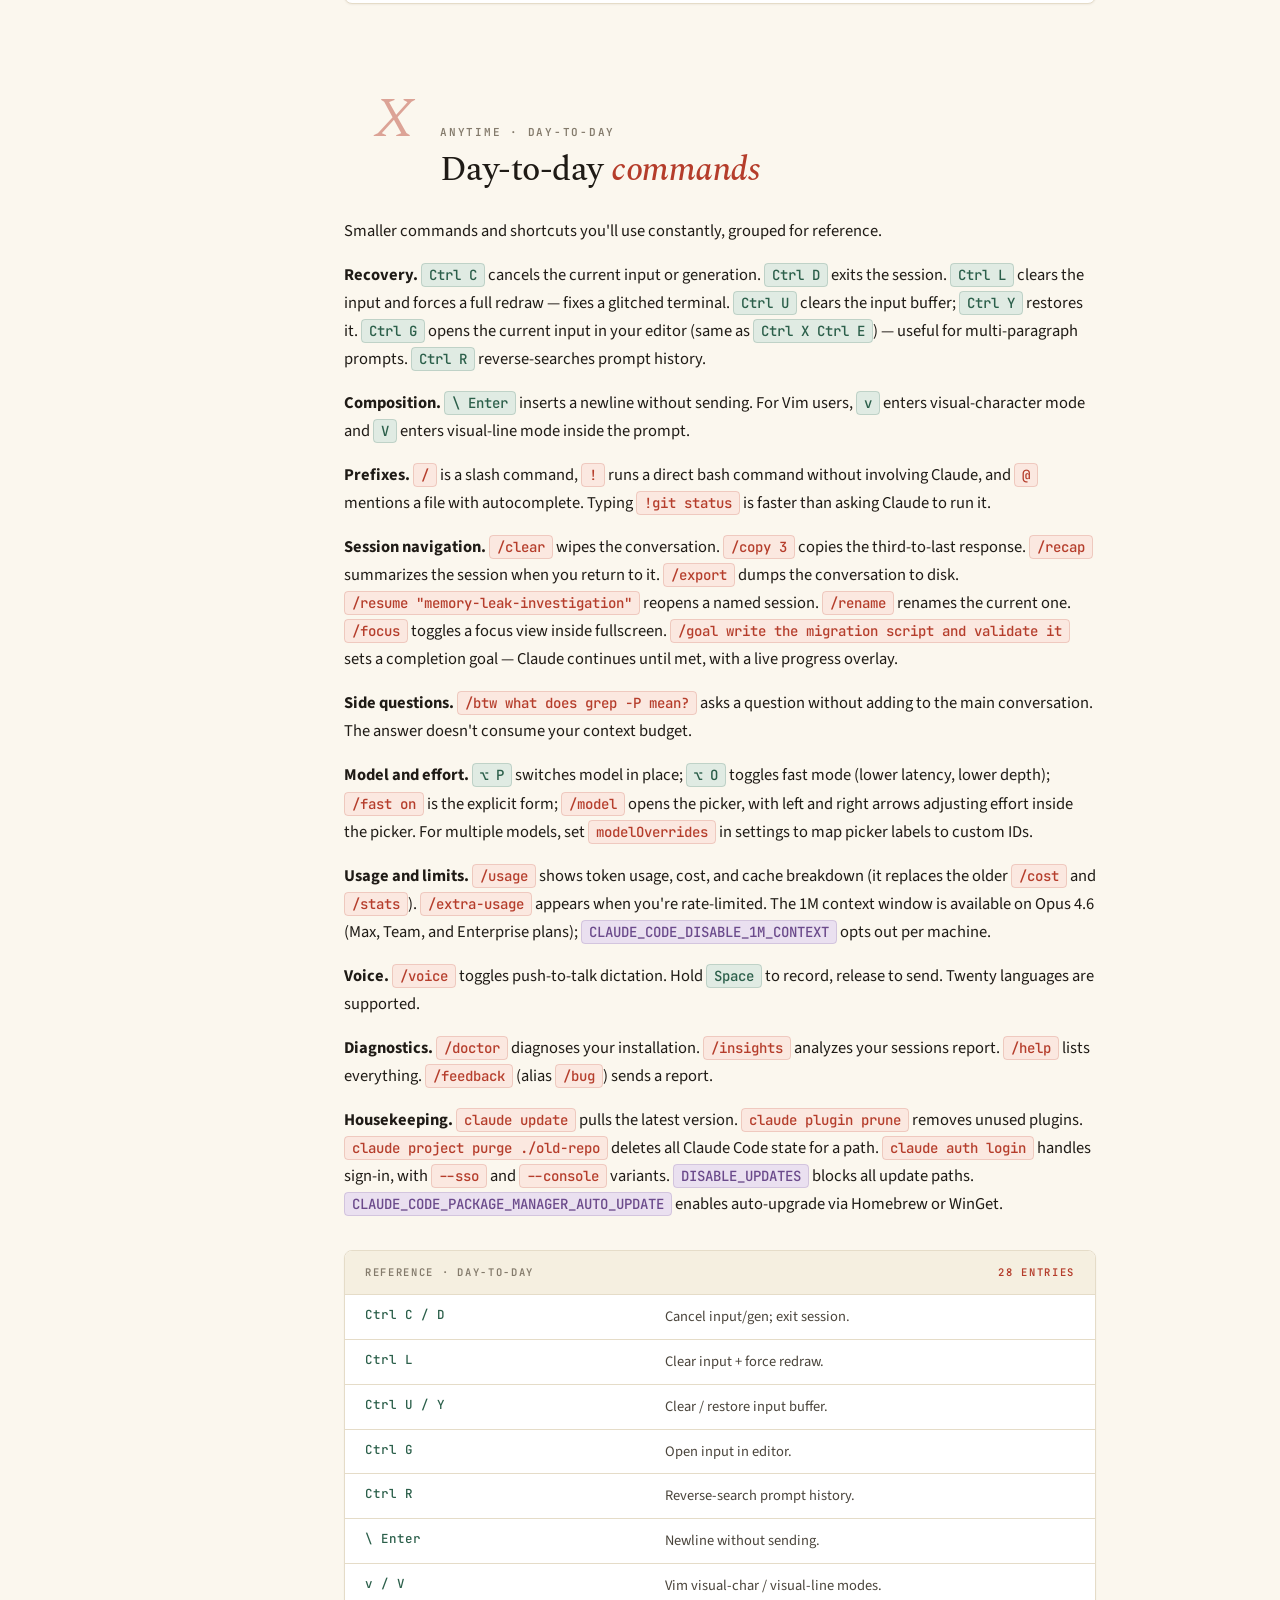
<file: claude-code-field-guide/index.html>
<!DOCTYPE html>
<html lang="en">
<head>
<meta charset="UTF-8">
<meta name="viewport" content="width=device-width, initial-scale=1.0">
<title>Claude Code Field Guide — macOS</title>
<link rel="preconnect" href="https://fonts.googleapis.com">
<link rel="preconnect" href="https://fonts.gstatic.com" crossorigin>
<link href="https://fonts.googleapis.com/css2?family=Spectral:ital,wght@0,300;0,400;0,500;0,600;0,700;1,400;1,500&family=Source+Sans+3:ital,wght@0,400;0,500;0,600;0,700;1,400;1,500&family=JetBrains+Mono:ital,wght@0,400;0,500;0,600;1,400&display=swap" rel="stylesheet">
<style>
  :root {
    --paper: #FBF7EE;
    --paper-warm: #F5EFE0;
    --surface: #FFFFFF;
    --surface-elev: #FEFCF6;
    --border: #E5DCC8;
    --border-strong: #C9BEA3;
    --ink: #1F1B16;
    --ink-soft: #4A443B;
    --ink-mute: #847B6C;
    --ink-dim: #B5AC9A;
    --accent: #B53D2B;
    --accent-bg: #FBE8E0;
    --accent-soft: #DC6748;
    --green: #2B5F4A;
    --green-bg: #E0EBE3;
    --plum: #6B4A8B;
    --plum-bg: #EAE0F0;
    --code-bg: #F4EEDF;
    --shadow-sm: 0 1px 2px rgba(31, 27, 22, 0.05);
    --shadow-md: 0 4px 14px rgba(31, 27, 22, 0.08);
    --shadow-lg: 0 12px 36px rgba(31, 27, 22, 0.14);
  }

  * { box-sizing: border-box; margin: 0; padding: 0; }
  html { scroll-behavior: smooth; }
  body {
    background: var(--paper);
    color: var(--ink);
    font-family: 'Source Sans 3', system-ui, sans-serif;
    font-size: 16.5px;
    line-height: 1.65;
    overflow-x: hidden;
  }

  .progress-bar {
    position: fixed;
    top: 0; left: 0;
    height: 3px;
    background: var(--accent);
    width: 0%;
    z-index: 1000;
    transition: width 0.1s ease;
  }

  /* ============ TOP BAR ============ */
  .topbar {
    position: sticky;
    top: 0;
    z-index: 50;
    background: rgba(251, 247, 238, 0.92);
    backdrop-filter: blur(14px);
    -webkit-backdrop-filter: blur(14px);
    border-bottom: 1px solid var(--border);
    padding: 12px 28px;
    display: flex;
    align-items: center;
    justify-content: space-between;
    gap: 16px;
    flex-wrap: wrap;
  }

  .topbar-brand { display: flex; align-items: center; gap: 14px; }
  .topbar-brand .mark {
    font-family: 'Spectral', serif;
    font-weight: 600;
    font-style: italic;
    font-size: 22px;
    color: var(--accent);
    letter-spacing: -0.01em;
  }
  .topbar-brand .title {
    font-family: 'Source Sans 3', sans-serif;
    font-size: 14px;
    font-weight: 600;
    color: var(--ink);
  }
  .topbar-brand .ver {
    font-family: 'JetBrains Mono', monospace;
    font-size: 11px;
    color: var(--ink-mute);
    padding: 4px 10px;
    background: var(--paper-warm);
    border-radius: 4px;
    border: 1px solid var(--border);
  }
  .mac-badge {
    display: inline-flex;
    align-items: center;
    gap: 6px;
    padding: 4px 10px;
    background: var(--ink);
    color: var(--paper);
    font-family: 'JetBrains Mono', monospace;
    font-size: 11px;
    font-weight: 600;
    border-radius: 4px;
  }
  .mac-badge::before { content: '⌘'; font-size: 13px; }

  .topbar-controls { display: flex; align-items: center; gap: 8px; }
  .ctrl-btn {
    display: inline-flex;
    align-items: center;
    gap: 7px;
    padding: 8px 14px;
    background: var(--surface);
    color: var(--ink-soft);
    border: 1px solid var(--border);
    border-radius: 6px;
    cursor: pointer;
    font-family: 'Source Sans 3', sans-serif;
    font-size: 13.5px;
    font-weight: 500;
    transition: all 0.15s;
    box-shadow: var(--shadow-sm);
  }
  .ctrl-btn:hover {
    border-color: var(--border-strong);
    background: var(--surface-elev);
    color: var(--ink);
  }
  .ctrl-btn.active {
    background: var(--accent);
    color: var(--paper);
    border-color: var(--accent);
  }
  .ctrl-btn .dot {
    width: 8px;
    height: 8px;
    border-radius: 50%;
    background: var(--ink-dim);
    transition: all 0.15s;
  }
  .ctrl-btn.active .dot { background: var(--paper); }

  /* ============ LAYOUT ============ */
  .shell {
    display: grid;
    grid-template-columns: 280px 1fr;
    max-width: 1480px;
    margin: 0 auto;
    transition: grid-template-columns 0.3s ease;
  }
  .shell.sandbox-open {
    grid-template-columns: 280px 1fr 440px;
  }
  @media (max-width: 1100px) {
    .shell, .shell.sandbox-open { grid-template-columns: 1fr; }
    .side-nav { display: none; }
    .sandbox-frame { display: none !important; }
  }

  /* ============ SIDE NAV ============ */
  .side-nav {
    position: sticky;
    top: 64px;
    align-self: start;
    height: calc(100vh - 64px);
    overflow-y: auto;
    padding: 36px 24px 40px;
    border-right: 1px solid var(--border);
  }
  .side-nav .nav-label {
    font-family: 'JetBrains Mono', monospace;
    font-size: 10.5px;
    text-transform: uppercase;
    letter-spacing: 0.18em;
    color: var(--ink-mute);
    margin-bottom: 22px;
    font-weight: 600;
  }
  .side-nav a {
    display: flex;
    align-items: baseline;
    gap: 14px;
    padding: 9px 0 9px 16px;
    color: var(--ink-soft);
    text-decoration: none;
    font-size: 15.5px;
    line-height: 1.35;
    transition: all 0.15s;
    border-left: 2px solid transparent;
    margin-left: -16px;
    font-weight: 500;
  }
  .side-nav a .num {
    font-family: 'JetBrains Mono', monospace;
    color: var(--ink-mute);
    font-size: 12px;
    font-weight: 600;
    min-width: 22px;
  }
  .side-nav a:hover, .side-nav a.active {
    color: var(--accent);
    border-left-color: var(--accent);
  }
  .side-nav a:hover .num, .side-nav a.active .num { color: var(--accent); }

  /* ============ MAIN ============ */
  main {
    padding: 52px 64px 120px;
    max-width: 880px;
  }
  @media (max-width: 1100px) { main { padding: 40px 24px 80px; } }

  .hero { margin-bottom: 80px; }
  .hero .kicker {
    font-family: 'JetBrains Mono', monospace;
    font-size: 12px;
    color: var(--accent);
    text-transform: uppercase;
    letter-spacing: 0.18em;
    font-weight: 600;
    margin-bottom: 22px;
  }
  .hero h1 {
    font-family: 'Spectral', serif;
    font-weight: 500;
    font-size: clamp(40px, 6vw, 64px);
    line-height: 1.05;
    letter-spacing: -0.02em;
    margin-bottom: 22px;
    color: var(--ink);
  }
  .hero h1 em { font-style: italic; color: var(--accent); font-weight: 500; }
  .hero .lede {
    font-family: 'Spectral', serif;
    font-size: 20px;
    line-height: 1.55;
    color: var(--ink-soft);
    max-width: 620px;
    margin-bottom: 28px;
  }
  .hero .quick-tips {
    display: flex;
    flex-wrap: wrap;
    gap: 20px;
    padding: 18px 22px;
    background: var(--surface);
    border: 1px solid var(--border);
    border-radius: 8px;
    font-size: 14px;
    color: var(--ink-soft);
    box-shadow: var(--shadow-sm);
  }
  .hero .quick-tips strong { color: var(--ink); font-weight: 600; }

  .scene {
    margin-bottom: 88px;
    scroll-margin-top: 88px;
    transition: opacity 0.2s;
  }
  .scene-head {
    display: grid;
    grid-template-columns: 70px 1fr;
    gap: 26px;
    margin-bottom: 28px;
    align-items: baseline;
  }
  @media (max-width: 600px) { .scene-head { grid-template-columns: 1fr; gap: 4px; } }

  .scene-num {
    font-family: 'Spectral', serif;
    font-style: italic;
    font-weight: 400;
    font-size: 56px;
    color: var(--accent);
    line-height: 1;
    text-align: right;
    opacity: 0.45;
  }
  @media (max-width: 600px) { .scene-num { text-align: left; font-size: 42px; } }

  .scene-time {
    font-family: 'JetBrains Mono', monospace;
    font-size: 11px;
    color: var(--ink-mute);
    text-transform: uppercase;
    letter-spacing: 0.16em;
    font-weight: 600;
    margin-bottom: 10px;
  }
  .scene-title {
    font-family: 'Spectral', serif;
    font-weight: 500;
    font-size: 34px;
    line-height: 1.12;
    letter-spacing: -0.015em;
    color: var(--ink);
  }
  .scene-title em { font-style: italic; color: var(--accent); }

  .scene-body p {
    margin-bottom: 16px;
    color: var(--ink);
    font-size: 16.5px;
    line-height: 1.7;
  }
  .scene-body p.note {
    padding: 14px 18px;
    background: var(--accent-bg);
    border-left: 3px solid var(--accent);
    border-radius: 0 6px 6px 0;
    font-size: 15px;
    color: var(--ink-soft);
    margin: 22px 0;
  }
  .scene-body p.note::before {
    content: 'When this matters · ';
    font-family: 'JetBrains Mono', monospace;
    font-size: 10.5px;
    font-weight: 700;
    color: var(--accent);
    text-transform: uppercase;
    letter-spacing: 0.14em;
    margin-right: 4px;
  }

  code.cmd, code.kbd, code.env {
    font-family: 'JetBrains Mono', monospace;
    font-size: 0.85em;
    padding: 2px 7px;
    border-radius: 4px;
    border: 1px solid;
    cursor: pointer;
    transition: all 0.12s;
    white-space: nowrap;
    font-weight: 500;
  }
  code.cmd { background: var(--accent-bg); color: var(--accent); border-color: rgba(181, 61, 43, 0.18); }
  code.kbd { background: var(--green-bg); color: var(--green); border-color: rgba(43, 95, 74, 0.18); }
  code.env { background: var(--plum-bg); color: var(--plum); border-color: rgba(107, 74, 139, 0.18); }
  code.cmd:hover { background: var(--accent); color: var(--paper); }
  code.kbd:hover { background: var(--green); color: var(--paper); }
  code.env:hover { background: var(--plum); color: var(--paper); }

  .ref {
    margin: 32px 0 0;
    border: 1px solid var(--border);
    border-radius: 8px;
    background: var(--surface);
    overflow: hidden;
    box-shadow: var(--shadow-sm);
  }
  .ref-head {
    padding: 13px 20px;
    border-bottom: 1px solid var(--border);
    font-family: 'JetBrains Mono', monospace;
    font-size: 10.5px;
    text-transform: uppercase;
    letter-spacing: 0.16em;
    color: var(--ink-mute);
    background: var(--paper-warm);
    display: flex;
    justify-content: space-between;
    align-items: center;
    font-weight: 600;
  }
  .ref-head .count { color: var(--accent); }
  .ref table { width: 100%; border-collapse: collapse; font-size: 14px; }
  .ref td { padding: 11px 20px; border-top: 1px solid var(--border); vertical-align: top; line-height: 1.5; }
  .ref tr:first-child td { border-top: none; }
  .ref tr:hover { background: var(--paper-warm); }
  .ref td:first-child {
    width: 40%;
    font-family: 'JetBrains Mono', monospace;
    font-size: 12.5px;
    color: var(--accent);
    font-weight: 500;
    white-space: nowrap;
    overflow: hidden;
    text-overflow: ellipsis;
  }
  .ref td.kbd { color: var(--green); }
  .ref td.env { color: var(--plum); }
  .ref td:nth-child(2) { color: var(--ink-soft); font-size: 14.5px; }

  .divider {
    text-align: center;
    margin: 64px 0;
    font-family: 'JetBrains Mono', monospace;
    font-size: 10px;
    color: var(--ink-dim);
    letter-spacing: 0.4em;
  }

  /* ============ MASTER ============ */
  .master-ref { margin-top: 100px; padding-top: 60px; border-top: 1px solid var(--border); }
  .master-ref h2 {
    font-family: 'Spectral', serif;
    font-weight: 500;
    font-size: 44px;
    line-height: 1;
    letter-spacing: -0.02em;
    margin-bottom: 14px;
  }
  .master-ref h2 em { font-style: italic; color: var(--accent); }
  .master-ref .lede { font-size: 16px; color: var(--ink-soft); margin-bottom: 28px; max-width: 620px; }
  .search-row { display: flex; gap: 10px; margin-bottom: 24px; flex-wrap: wrap; }
  .search-input {
    flex: 1;
    min-width: 240px;
    padding: 12px 16px;
    background: var(--surface);
    border: 1px solid var(--border);
    border-radius: 6px;
    color: var(--ink);
    font-family: 'JetBrains Mono', monospace;
    font-size: 14px;
    transition: all 0.2s;
  }
  .search-input:focus {
    outline: none;
    border-color: var(--accent);
    box-shadow: 0 0 0 3px rgba(181, 61, 43, 0.12);
  }
  .filter-chips { display: flex; gap: 6px; flex-wrap: wrap; }
  .chip {
    padding: 7px 13px;
    background: var(--surface);
    border: 1px solid var(--border);
    border-radius: 100px;
    color: var(--ink-soft);
    font-family: 'JetBrains Mono', monospace;
    font-size: 11px;
    cursor: pointer;
    transition: all 0.15s;
    text-transform: uppercase;
    letter-spacing: 0.06em;
    font-weight: 600;
  }
  .chip:hover { border-color: var(--border-strong); }
  .chip.active { background: var(--accent); color: var(--paper); border-color: var(--accent); }

  /* ============ SANDBOX FRAME ============ */
  .sandbox-frame {
    display: none;
    position: sticky;
    top: 64px;
    align-self: start;
    height: calc(100vh - 64px);
    border-left: 1px solid var(--border);
    background: var(--surface);
    flex-direction: column;
  }
  .shell.sandbox-open .sandbox-frame { display: flex; }

  .sandbox-head { padding: 18px 22px; border-bottom: 1px solid var(--border); background: var(--paper-warm); }
  .sandbox-head h3 {
    font-family: 'Spectral', serif;
    font-weight: 600;
    font-size: 17px;
    color: var(--ink);
    display: flex;
    align-items: center;
    gap: 8px;
    margin-bottom: 4px;
  }
  .sandbox-head h3::before {
    content: '';
    width: 8px;
    height: 8px;
    border-radius: 50%;
    background: var(--accent);
  }
  .sandbox-head .sub { font-size: 12.5px; color: var(--ink-mute); }

  .sandbox-settings { padding: 12px 22px; border-bottom: 1px solid var(--border); background: var(--surface-elev); }
  .sandbox-settings summary {
    cursor: pointer;
    font-family: 'JetBrains Mono', monospace;
    font-size: 11px;
    text-transform: uppercase;
    letter-spacing: 0.12em;
    color: var(--ink-mute);
    font-weight: 600;
    padding: 4px 0;
    user-select: none;
  }
  .sandbox-settings summary:hover { color: var(--ink); }
  .sandbox-settings .field { margin-top: 10px; }
  .sandbox-settings label {
    display: block;
    font-size: 12px;
    color: var(--ink-soft);
    margin-bottom: 6px;
    font-weight: 500;
  }
  .sandbox-settings input {
    width: 100%;
    padding: 9px 11px;
    background: var(--surface);
    border: 1px solid var(--border);
    border-radius: 5px;
    color: var(--ink);
    font-family: 'JetBrains Mono', monospace;
    font-size: 12px;
  }
  .sandbox-settings input:focus { outline: none; border-color: var(--accent); }
  .sandbox-settings .help { margin-top: 8px; font-size: 11.5px; color: var(--ink-mute); line-height: 1.5; }

  .sandbox-messages {
    flex: 1;
    overflow-y: auto;
    padding: 18px 22px;
    display: flex;
    flex-direction: column;
    gap: 14px;
  }
  .sandbox-msg { padding: 12px 14px; border-radius: 6px; font-size: 14px; line-height: 1.55; }
  .sandbox-msg.user {
    background: var(--paper-warm);
    color: var(--ink);
    align-self: flex-end;
    max-width: 88%;
    border: 1px solid var(--border);
  }
  .sandbox-msg.bot {
    background: var(--surface);
    color: var(--ink);
    border-left: 2px solid var(--accent);
    border-top: 1px solid var(--border);
    border-right: 1px solid var(--border);
    border-bottom: 1px solid var(--border);
    border-radius: 0 6px 6px 0;
  }
  .sandbox-msg.bot code {
    font-family: 'JetBrains Mono', monospace;
    font-size: 12px;
    background: var(--code-bg);
    color: var(--accent);
    padding: 1px 5px;
    border-radius: 3px;
  }
  .sandbox-msg.bot pre {
    background: var(--ink);
    color: var(--paper);
    padding: 10px 12px;
    border-radius: 4px;
    overflow-x: auto;
    margin: 8px 0;
    font-family: 'JetBrains Mono', monospace;
    font-size: 12px;
  }
  .sandbox-msg.bot strong { color: var(--accent); font-weight: 700; }
  .sandbox-msg.bot em { font-style: italic; color: var(--ink-soft); }
  .sandbox-msg.bot p { margin-bottom: 8px; }
  .sandbox-msg.bot p:last-child { margin-bottom: 0; }

  .sandbox-msg.thinking { color: var(--ink-mute); font-style: italic; }
  .sandbox-msg.thinking::after {
    content: '';
    display: inline-block;
    width: 5px;
    height: 5px;
    background: var(--accent);
    border-radius: 50%;
    margin-left: 6px;
    animation: blink 1s infinite;
  }
  @keyframes blink { 0%, 100% { opacity: 0; } 50% { opacity: 1; } }

  .sandbox-prompts {
    padding: 10px 22px;
    border-top: 1px solid var(--border);
    display: flex;
    gap: 6px;
    flex-wrap: wrap;
    background: var(--surface-elev);
  }
  .prompt-chip {
    padding: 5px 10px;
    background: var(--surface);
    border: 1px solid var(--border);
    border-radius: 100px;
    color: var(--ink-soft);
    font-size: 11px;
    cursor: pointer;
    transition: all 0.15s;
  }
  .prompt-chip:hover { color: var(--accent); border-color: var(--accent); }

  .sandbox-input-row { padding: 14px 22px 18px; border-top: 1px solid var(--border); display: flex; gap: 8px; background: var(--surface-elev); }
  .sandbox-input {
    flex: 1;
    background: var(--surface);
    border: 1px solid var(--border);
    color: var(--ink);
    padding: 10px 12px;
    border-radius: 5px;
    font-family: 'Source Sans 3', sans-serif;
    font-size: 13.5px;
    resize: none;
    min-height: 42px;
    max-height: 110px;
  }
  .sandbox-input:focus { outline: none; border-color: var(--accent); }
  .sandbox-send {
    background: var(--accent);
    color: var(--paper);
    border: none;
    padding: 0 18px;
    border-radius: 5px;
    font-family: 'Source Sans 3', sans-serif;
    font-size: 13px;
    font-weight: 600;
    cursor: pointer;
    transition: all 0.15s;
  }
  .sandbox-send:hover { background: #9C3525; }
  .sandbox-send:disabled { opacity: 0.4; cursor: not-allowed; }

  /* ============ DEMO WINDOW ============ */
  .demo-window {
    position: fixed;
    bottom: 24px;
    right: 24px;
    width: 460px;
    height: 380px;
    background: #1A1714;
    border-radius: 10px;
    box-shadow: var(--shadow-lg);
    display: none;
    flex-direction: column;
    z-index: 60;
    border: 1px solid #2A2520;
    overflow: hidden;
  }
  .demo-window.open { display: flex; }
  .demo-window.minimized { height: 44px; width: 220px; }
  .demo-window.minimized .demo-body,
  .demo-window.minimized .demo-controls { display: none; }
  @media (max-width: 560px) {
    .demo-window { width: calc(100vw - 24px); right: 12px; left: 12px; }
  }

  .demo-head {
    padding: 10px 14px;
    border-bottom: 1px solid #2A2520;
    background: #15110D;
    display: flex;
    align-items: center;
    justify-content: space-between;
    gap: 10px;
    cursor: grab;
    user-select: none;
  }
  .demo-head:active { cursor: grabbing; }
  .demo-head .title {
    font-family: 'JetBrains Mono', monospace;
    font-size: 11.5px;
    color: #E5DCC8;
    font-weight: 600;
    display: flex;
    align-items: center;
    gap: 8px;
    flex: 1;
    overflow: hidden;
    text-overflow: ellipsis;
    white-space: nowrap;
  }
  .demo-head .title::before {
    content: '';
    width: 9px;
    height: 9px;
    border-radius: 50%;
    background: var(--accent-soft);
    flex-shrink: 0;
  }
  .demo-head .scene-label { color: #847B6C; font-weight: 400; }
  .demo-head .actions { display: flex; gap: 4px; }
  .demo-head button {
    background: transparent;
    border: none;
    color: #B5AC9A;
    cursor: pointer;
    font-family: 'JetBrains Mono', monospace;
    font-size: 13px;
    padding: 4px 7px;
    border-radius: 3px;
    transition: all 0.12s;
  }
  .demo-head button:hover { color: #FBF7EE; background: #2A2520; }

  .demo-body {
    flex: 1;
    overflow-y: auto;
    padding: 14px 16px;
    font-family: 'JetBrains Mono', monospace;
    font-size: 12.5px;
    line-height: 1.65;
    color: #E5DCC8;
    background: #1A1714;
  }
  .demo-body .demo-line { margin-bottom: 2px; white-space: pre-wrap; word-break: break-word; }
  .demo-body .demo-cmd { color: #FBE8E0; }
  .demo-body .demo-cmd::before { content: '➜ '; color: var(--accent-soft); }
  .demo-body .demo-out { color: #B5AC9A; }
  .demo-body .demo-system { color: #847B6C; font-style: italic; }
  .demo-body .demo-success { color: #8FB89C; }
  .demo-body .demo-cursor::after {
    content: '▊';
    color: var(--accent-soft);
    animation: blink 0.9s infinite;
  }

  .demo-controls {
    padding: 8px 12px;
    background: #15110D;
    border-top: 1px solid #2A2520;
    display: flex;
    align-items: center;
    justify-content: space-between;
    gap: 10px;
  }
  .demo-controls .scene-nav {
    display: flex;
    align-items: center;
    gap: 8px;
    font-family: 'JetBrains Mono', monospace;
    font-size: 11px;
    color: #B5AC9A;
  }
  .demo-controls .scene-nav button {
    background: transparent;
    border: 1px solid #2A2520;
    color: #B5AC9A;
    width: 26px;
    height: 26px;
    border-radius: 4px;
    cursor: pointer;
    font-size: 13px;
    transition: all 0.12s;
  }
  .demo-controls .scene-nav button:hover { background: #2A2520; color: #FBF7EE; }

  .demo-controls .playback { display: flex; gap: 4px; }
  .demo-controls .playback button {
    background: transparent;
    border: 1px solid #2A2520;
    color: #B5AC9A;
    padding: 5px 12px;
    border-radius: 4px;
    cursor: pointer;
    font-family: 'JetBrains Mono', monospace;
    font-size: 11px;
    font-weight: 600;
    text-transform: uppercase;
    letter-spacing: 0.08em;
    transition: all 0.12s;
  }
  .demo-controls .playback button:hover {
    background: var(--accent);
    border-color: var(--accent);
    color: var(--paper);
  }
  .demo-controls .playback button.primary {
    background: var(--accent);
    border-color: var(--accent);
    color: var(--paper);
  }

  /* ============ AUDIO PANEL ============ */
  .audio-panel {
    position: fixed;
    bottom: 24px;
    left: 24px;
    padding: 12px 16px;
    background: var(--surface);
    border: 1px solid var(--border);
    border-radius: 10px;
    box-shadow: var(--shadow-md);
    display: none;
    align-items: center;
    gap: 12px;
    z-index: 60;
    max-width: 320px;
  }
  .audio-panel.open { display: flex; }
  .audio-panel .label {
    font-size: 12.5px;
    color: var(--ink-soft);
    flex: 1;
    overflow: hidden;
    text-overflow: ellipsis;
    white-space: nowrap;
  }
  .audio-panel .label strong { color: var(--ink); }
  .audio-panel button {
    background: var(--accent);
    color: var(--paper);
    border: none;
    width: 32px;
    height: 32px;
    border-radius: 50%;
    cursor: pointer;
    font-size: 14px;
    display: inline-flex;
    align-items: center;
    justify-content: center;
    transition: all 0.15s;
    flex-shrink: 0;
  }
  .audio-panel button:hover { background: #9C3525; }
  .audio-panel button.secondary {
    background: transparent;
    color: var(--ink-soft);
    border: 1px solid var(--border);
    width: auto;
    padding: 0 10px;
    height: 28px;
    border-radius: 4px;
    font-size: 11px;
  }
  .audio-panel button.secondary:hover { background: var(--paper-warm); color: var(--ink); }

  .toast {
    position: fixed;
    bottom: 24px;
    left: 50%;
    transform: translateX(-50%) translateY(140%);
    padding: 11px 22px;
    background: var(--ink);
    color: var(--paper);
    font-family: 'JetBrains Mono', monospace;
    font-size: 12px;
    border-radius: 6px;
    transition: transform 0.3s cubic-bezier(0.4, 0, 0.2, 1);
    z-index: 1000;
    box-shadow: var(--shadow-lg);
  }
  .toast.show { transform: translateX(-50%) translateY(0); }

  .closing {
    margin-top: 80px;
    padding: 48px 0;
    border-top: 1px solid var(--border);
    text-align: center;
  }
  .closing .mark {
    font-family: 'Spectral', serif;
    font-style: italic;
    font-size: 26px;
    color: var(--accent);
    margin-bottom: 12px;
  }
  .closing p { color: var(--ink-mute); max-width: 460px; margin: 0 auto; font-size: 14px; }

  ::selection { background: var(--accent); color: var(--paper); }
  ::-webkit-scrollbar { width: 8px; height: 8px; }
  ::-webkit-scrollbar-track { background: var(--paper); }
  ::-webkit-scrollbar-thumb { background: var(--border-strong); border-radius: 4px; }
  ::-webkit-scrollbar-thumb:hover { background: var(--ink-mute); }
</style>
</head>
<body>

<div class="progress-bar" id="progressBar"></div>

<header class="topbar">
  <div class="topbar-brand">
    <span class="mark">⌥</span>
    <div><div class="title">Claude Code Field Guide</div></div>
    <span class="ver">v2.1.144</span>
    <span class="mac-badge">macOS</span>
  </div>
  <div class="topbar-controls">
    <button class="ctrl-btn" id="audioBtn" title="Read scene aloud">
      <span class="dot"></span><span>Listen</span>
    </button>
    <button class="ctrl-btn" id="demoBtn" title="Run a demo of each scene">
      <span class="dot"></span><span>Show Me</span>
    </button>
    <button class="ctrl-btn" id="sandboxBtn" title="Open the Q&amp;A sandbox">
      <span class="dot"></span><span>Sandbox</span>
    </button>
  </div>
</header>

<div class="shell" id="shell">

  <aside class="side-nav">
    <div class="nav-label">Field Guide · 10 scenes</div>
    <a href="#hero"><span class="num">00</span>Overview</a>
    <a href="#scene1"><span class="num">01</span>Onboard to a new repo</a>
    <a href="#scene2"><span class="num">02</span>Plan a risky refactor</a>
    <a href="#scene3"><span class="num">03</span>Run features in parallel</a>
    <a href="#scene4"><span class="num">04</span>Review pull requests</a>
    <a href="#scene5"><span class="num">05</span>Configure the tool</a>
    <a href="#scene6"><span class="num">06</span>Write a custom skill</a>
    <a href="#scene7"><span class="num">07</span>Connect MCP servers</a>
    <a href="#scene8"><span class="num">08</span>Hooks &amp; scheduled loops</a>
    <a href="#scene9"><span class="num">09</span>Headless &amp; CI use</a>
    <a href="#scene10"><span class="num">10</span>Day-to-day commands</a>
    <a href="#master"><span class="num">⌘</span>Master reference</a>
  </aside>

  <main>

    <section id="hero" class="hero">
      <div class="kicker">A practical tour · macOS · v2.1.144 · May 2026</div>
      <h1>The Claude Code <em>field guide</em>.</h1>
      <p class="lede">Ten scenarios that walk through almost every command, shortcut, setting, and env var on the cheat sheet. Read it, listen to it, watch a demo of it, ask follow-ups in the sandbox.</p>
      <div class="quick-tips">
        <span><strong>Tap any</strong> <code class="cmd">/command</code>, <code class="kbd">⌥ T</code>, or <code class="env">ENV_VAR</code> to copy it.</span>
        <span><strong>Listen</strong>, <strong>Show Me</strong>, and <strong>Sandbox</strong> toggles live in the top-right.</span>
      </div>
    </section>

    <section id="scene1" class="scene" data-audio="scene1">
      <div class="scene-head">
        <div class="scene-num">I</div>
        <div>
          <div class="scene-time">06:43 · Onboarding</div>
          <h2 class="scene-title">A repo you've <em>never seen</em></h2>
        </div>
      </div>
      <div class="scene-body">
        <p>You've inherited a Python data pipeline. You need to understand it fast, not read it line by line.</p>

        <p>Start with <code class="cmd">claude</code> in the project directory, then run <code class="cmd">/init</code>. Claude scans the repository and proposes a <code class="cmd">CLAUDE.md</code> file at the project root. This file becomes a standing brief that loads into every future session. It lives at <code class="cmd">./CLAUDE.md</code> (or <code class="cmd">./.claude/CLAUDE.md</code>) and is committed with the team. Personal notes that you don't want shared go in <code class="cmd">./CLAUDE.local.md</code>, which is automatically gitignored.</p>

        <p>Next, mention specific files using the <code class="cmd">@</code> prefix. Typing <code class="cmd">@src/dispatcher.py</code> with autocomplete pulls that file into context and lets you ask "what calls this and what does it call?" The Explore agent — which runs on Haiku and is read-only — handles this kind of recon quickly and cheaply.</p>

        <p>To see what you've loaded so far, use <code class="cmd">/context</code>. It renders a grid of files, memory entries, and tool definitions currently in your context window, so you can spot waste. When the conversation drifts, <code class="cmd">/compact analyze the ingestion path</code> rewrites it around that focus and drops unrelated content.</p>

        <p class="note">Facts that apply across all your projects — like a style convention you always follow — belong in <code class="cmd">~/.claude/CLAUDE.md</code>. Open it with <code class="cmd">/memory</code>, which also lets you toggle auto-memory and inspect what's currently loaded. Auto-memory lives at <code class="cmd">~/.claude/projects/&lt;proj&gt;/memory/MEMORY.md</code> and auto-loads the first 25 KB or 200 lines at session start. Set <code class="env">CLAUDE_CODE_DISABLE_AUTO_MEMORY</code> to turn it off.</p>

        <div class="ref">
          <div class="ref-head"><span>Reference · Onboarding</span> <span class="count">12 commands</span></div>
          <table>
            <tr><td>claude</td><td>Start an interactive session in the current directory.</td></tr>
            <tr><td>/init</td><td>Scan the repository and propose a starter CLAUDE.md.</td></tr>
            <tr><td>./CLAUDE.md</td><td>Project memory — team-shared and committed.</td></tr>
            <tr><td>./CLAUDE.local.md</td><td>Personal project notes; gitignored automatically.</td></tr>
            <tr><td>~/.claude/CLAUDE.md</td><td>Your personal memory across every project.</td></tr>
            <tr><td>/etc/claude-code/CLAUDE.md</td><td>Org-wide managed policy (Linux/WSL fleets).</td></tr>
            <tr><td>@path/to/file</td><td>File mention with autocomplete; loads file into context.</td></tr>
            <tr><td>/context</td><td>Grid view of files, memory, and tools currently in context.</td></tr>
            <tr><td>/compact [focus]</td><td>Rewrite the conversation around a topic.</td></tr>
            <tr><td>/memory</td><td>Edit CLAUDE.md files; toggle and view auto-memory.</td></tr>
            <tr><td>MEMORY.md</td><td>Auto-loads first 25 KB or 200 lines at session start.</td></tr>
            <tr><td class="env">CLAUDE_CODE_DISABLE_AUTO_MEMORY</td><td>Disable auto-memory entirely.</td></tr>
          </table>
        </div>
      </div>
    </section>

    <section id="scene2" class="scene" data-audio="scene2">
      <div class="scene-head">
        <div class="scene-num">II</div>
        <div>
          <div class="scene-time">22:48 · Planning a refactor</div>
          <h2 class="scene-title">Plan first, <em>edit later</em></h2>
        </div>
      </div>
      <div class="scene-body">
        <p>You're about to touch the auth layer in a React + Node monorepo — sessions, JWT refresh, the whole concern. Before any file gets written, you want a plan.</p>

        <p>Press <code class="kbd">⇧ Tab</code> to cycle permission modes: default → acceptEdits → plan. Stop at plan. In plan mode, Claude can think and propose but can't modify files. You can also start in plan mode directly with <code class="cmd">--permission-mode plan</code>, or jump in from the prompt using <code class="cmd">/plan untangle the JWT refresh race</code>. The plan gets saved as a Markdown file named after your prompt — for example <code class="cmd">fix-auth-race-snug-otter.md</code>.</p>

        <p>For deep work, increase thinking. <code class="kbd">⌥ T</code> toggles extended thinking on. Adding the word <code class="cmd">ultrathink</code> to your prompt maxes effort for that turn. For finer control, <code class="cmd">/effort</code> opens an interactive slider — low, medium, high, xhigh, max. You can also set <code class="env">MAX_THINKING_TOKENS</code> as an env var to cap globally (set to 0 to disable thinking entirely). The <code class="cmd">showThinkingSummaries</code> setting shows thinking inline; it's off by default now.</p>

        <p>When the plan comes back and step 3 looks wrong, you have two options. <code class="cmd">/branch alt-no-redis</code> forks the conversation to pursue an alternative (alias: <code class="cmd">/fork</code>). Or use <code class="kbd">Esc Esc</code> — the rewind gesture, equivalent to <code class="cmd">/rewind</code> or <code class="cmd">/undo</code>. Rewind walks back both the conversation and the code checkpoint.</p>

        <p class="note">Once the plan is right, switch out of plan mode with <code class="kbd">⇧ Tab</code> again to enter <strong>acceptEdits</strong> mode — Claude writes files without prompting, but network calls and dangerous commands still require confirmation. Use <code class="cmd">/diff</code> to inspect pending changes interactively, and <code class="kbd">Ctrl O</code> to toggle the transcript viewer for verbose tool usage. <code class="cmd">/permissions</code> shows recent denials with a Retry button.</p>

        <div class="ref">
          <div class="ref-head"><span>Reference · Planning</span> <span class="count">16 commands</span></div>
          <table>
            <tr><td class="kbd">⇧ Tab</td><td>Cycle permission modes: default → acceptEdits → plan.</td></tr>
            <tr><td>--permission-mode plan</td><td>Launch directly in plan mode.</td></tr>
            <tr><td>/plan [description]</td><td>Enter plan mode from the prompt.</td></tr>
            <tr><td>Plan file naming</td><td>Saved as fix-auth-race-snug-otter.md (prompt + suffix).</td></tr>
            <tr><td class="kbd">⌥ T</td><td>Toggle extended thinking.</td></tr>
            <tr><td>"ultrathink"</td><td>Word in your prompt that maxes effort for the turn.</td></tr>
            <tr><td>/effort</td><td>Interactive slider: low · medium · high · xhigh · max.</td></tr>
            <tr><td class="env">MAX_THINKING_TOKENS</td><td>Cap thinking tokens; 0 disables thinking.</td></tr>
            <tr><td>showThinkingSummaries</td><td>Setting: show thinking inline (off by default).</td></tr>
            <tr><td>/branch [name]</td><td>Fork the conversation (alias: /fork).</td></tr>
            <tr><td class="kbd">Esc Esc</td><td>Rewind conversation and code checkpoint.</td></tr>
            <tr><td>/rewind, /undo</td><td>Same rewind from the prompt.</td></tr>
            <tr><td>/diff</td><td>Interactive diff viewer for pending changes.</td></tr>
            <tr><td class="kbd">Ctrl O</td><td>Toggle transcript viewer (verbose tool usage).</td></tr>
            <tr><td>acceptEdits mode</td><td>Auto-accept edits; network calls still confirm.</td></tr>
            <tr><td>/permissions</td><td>View denied actions; retry from the Recent list.</td></tr>
          </table>
        </div>
      </div>
    </section>

    <section id="scene3" class="scene" data-audio="scene3">
      <div class="scene-head">
        <div class="scene-num">III</div>
        <div>
          <div class="scene-time">Sat 09:12 · Parallelism</div>
          <h2 class="scene-title">Run many features <em>in parallel</em></h2>
        </div>
      </div>
      <div class="scene-body">
        <p>You have a Saturday and a backlog of eight small refactors, each independent. Serially this takes hours. With git worktrees, it takes minutes.</p>

        <p>A git worktree is a separate checkout of the same repo on a different branch, in a different folder, sharing the same <code class="cmd">.git</code> object store. Claude can edit eight worktrees in parallel without collisions, and you review each as a clean diff.</p>

        <p>Launch a single isolated session with <code class="cmd">--worktree feat-rate-limit</code>. For batch work, <code class="cmd">/batch</code> takes a list of independent tasks and automatically creates worktrees — it scales to 30 parallel agents. Each task runs as a Claude subagent. In agent frontmatter, <code class="cmd">isolation: worktree</code> tells the runtime to give the agent its own checkout, and <code class="cmd">sparsePaths</code> limits which directories get checked out.</p>

        <p>Your status line can show which worktree you're operating on. Set <code class="cmd">workspace.git_worktree</code> in the status line JSON, and pair it with <code class="cmd">refreshInterval</code> to re-run the script every N seconds.</p>

        <p>While agents run, <code class="kbd">Ctrl B</code> backgrounds tasks and <code class="kbd">Ctrl T</code> toggles the task list. To invoke a specific named subagent in the foreground, mention it with <code class="cmd">@agent-name</code>. To resume an agent where it left off, use <code class="cmd">SendMessage</code> (this replaces the older <code class="cmd">resume</code> verb). If two agents go wrong, <code class="kbd">Ctrl X Ctrl K</code> (press twice to confirm) kills all background agents. The worktrees stay on disk for review.</p>

        <p class="note">Agent frontmatter has several useful keys: <code class="cmd">background: true</code> runs in background by default; <code class="cmd">maxTurns</code> caps the agentic loop; <code class="cmd">initialPrompt</code> auto-submits the first turn; <code class="cmd">memory: user|project|local</code> controls which memory the agent reads. <code class="env">CLAUDE_CODE_FORK_SUBAGENT=1</code> enables forked subagents on external builds.</p>

        <div class="ref">
          <div class="ref-head"><span>Reference · Parallelism</span> <span class="count">14 entries</span></div>
          <table>
            <tr><td>/batch</td><td>Auto-create worktrees, run 5–30 parallel agents.</td></tr>
            <tr><td>--worktree name</td><td>Launch in a named isolated branch worktree.</td></tr>
            <tr><td>isolation: worktree</td><td>Agent frontmatter — agent gets its own worktree.</td></tr>
            <tr><td>sparsePaths</td><td>Check out only directories an agent needs.</td></tr>
            <tr><td>workspace.git_worktree</td><td>Status line JSON key for linked worktree path.</td></tr>
            <tr><td>refreshInterval</td><td>Re-run custom status line every N seconds.</td></tr>
            <tr><td class="kbd">Ctrl B</td><td>Background running tasks.</td></tr>
            <tr><td class="kbd">Ctrl T</td><td>Toggle task list.</td></tr>
            <tr><td>@agent-name</td><td>Mention a named subagent in the foreground.</td></tr>
            <tr><td>SendMessage</td><td>Resume an agent (replaces the older "resume" verb).</td></tr>
            <tr><td>background: true</td><td>Agent frontmatter — runs in background.</td></tr>
            <tr><td>maxTurns / initialPrompt</td><td>Cap turns; auto-submit first prompt.</td></tr>
            <tr><td class="kbd">Ctrl X Ctrl K</td><td>Kill all background agents (press twice).</td></tr>
            <tr><td class="env">CLAUDE_CODE_FORK_SUBAGENT</td><td>Enable forked subagents on external builds.</td></tr>
          </table>
        </div>
      </div>
    </section>

    <section id="scene4" class="scene" data-audio="scene4">
      <div class="scene-head">
        <div class="scene-num">IV</div>
        <div>
          <div class="scene-time">14:00 · Code review</div>
          <h2 class="scene-title">Reviewing <em>pull requests</em></h2>
        </div>
      </div>
      <div class="scene-body">
        <p>You're on call this week with ten PRs in review. Different PRs need different review approaches.</p>

        <p>For a small PR you want to read carefully, <code class="cmd">/review 4231</code> pulls it locally and lets you discuss it conversationally — ask questions, request refactors, dispute earlier reviewer comments. The diff stays local.</p>

        <p>For a large PR you can't read end to end, <code class="cmd">/ultrareview 4231</code> kicks off a cloud-based review with multiple parallel agents, each scrutinizing a different concern: correctness, security, style, tests. The CLI equivalent for headless use is <code class="cmd">claude ultrareview pr/4231</code>. It accepts a PR number, branch, or path.</p>

        <p>For a dependency bump or anything security-sensitive, <code class="cmd">/security-review</code> scans the diff for vulnerabilities — eval'd input, secret patterns, version pinning issues. It's a triage layer, not a full SAST tool.</p>

        <p>When the PR context lives across platforms, <code class="cmd">--from-pr</code> loads context directly from GitHub, GitLab, Bitbucket, or GitHub Enterprise. Combined with <code class="cmd">claude -p</code> (headless) and JSON output, you can build a review queue.</p>

        <p>If a bug is hard to reproduce, switch from "find the bug" to debugging. <code class="cmd">/debug intermittent 502 from /api/checkout</code> orchestrates a troubleshooting workflow — it asks for the debug log, proposes hypotheses, suggests instrumentation. For debug-level logging of Claude Code itself, use <code class="cmd">--debug</code> with an optional filter.</p>

        <p class="note">Two more reviewing tools: <code class="cmd">/simplify</code> runs three parallel agents that each propose simplifications of a chosen file or function, so you get three opinions in one turn. <code class="cmd">/insights</code> analyzes your sessions report — useful monthly to see what you're actually spending time on.</p>

        <div class="ref">
          <div class="ref-head"><span>Reference · Review</span> <span class="count">9 commands</span></div>
          <table>
            <tr><td>/review [PR]</td><td>Local conversational PR review.</td></tr>
            <tr><td>/ultrareview [PR#]</td><td>Cloud parallel multi-agent review.</td></tr>
            <tr><td>claude ultrareview [target]</td><td>Headless review from the CLI.</td></tr>
            <tr><td>/security-review</td><td>Scan diff for security vulnerabilities.</td></tr>
            <tr><td>--from-pr</td><td>Load PR context (GitHub / GitLab / Bitbucket / GHE).</td></tr>
            <tr><td>/debug [description]</td><td>Orchestrated troubleshooting from a debug log.</td></tr>
            <tr><td>--debug [filter]</td><td>Debug-level logging of Claude Code itself.</td></tr>
            <tr><td>/simplify</td><td>Three parallel agents propose simplifications.</td></tr>
            <tr><td>/insights</td><td>Analyze sessions report.</td></tr>
          </table>
        </div>
      </div>
    </section>

    <section id="scene5" class="scene" data-audio="scene5">
      <div class="scene-head">
        <div class="scene-num">V</div>
        <div>
          <div class="scene-time">Sun 16:30 · Configuration</div>
          <h2 class="scene-title">Owning the <em>configuration</em></h2>
        </div>
      </div>
      <div class="scene-body">
        <p>Settings come in tiers, and each tier overrides the one above it. Knowing where things live is the difference between fluent use and constant frustration.</p>

        <p><code class="cmd">~/.claude/settings.json</code> is your user-level — the defaults you want everywhere. <code class="cmd">.claude/settings.json</code> in a repo is project-shared (committed). <code class="cmd">.claude/settings.local.json</code> is project-local (gitignored). <code class="cmd">~/.claude.json</code> holds OAuth tokens, MCP server lists, and session state — you rarely touch this by hand. <code class="cmd">.mcp.json</code> at the repo root lists MCP servers the team should have. On managed Linux/WSL fleets, IT can drop policy fragments into <code class="cmd">managed-settings.d/</code>.</p>

        <p>Use <code class="cmd">/config key value</code> to write through to user settings without editing JSON by hand. <code class="cmd">/config</code> with no args shows everything in scope.</p>

        <p>Visual settings matter when you spend hours in the tool. <code class="cmd">/theme</code> opens a picker that includes named custom themes and an "Auto (match terminal)" option. <code class="cmd">/color</code> sets just the prompt-bar color — useful for telling sessions apart. <code class="cmd">/keybindings</code> remaps shortcuts (helpful when your terminal already uses <code class="kbd">Ctrl T</code>). <code class="cmd">/scroll-speed</code> adjusts pager scroll. Run <code class="cmd">/terminal-setup</code> once on a new machine to configure terminal-side keybindings — it ensures keys like <code class="kbd">⌥ T</code> actually toggle thinking instead of inserting a literal Greek letter.</p>

        <p class="note">Rules are conditional memory. Put project rules in <code class="cmd">.claude/rules/*.md</code> and personal rules in <code class="cmd">~/.claude/rules/*.md</code>. A <code class="cmd">paths:</code> key in the frontmatter (YAML list of globs) makes a rule load only when matching files are in scope. Inside any CLAUDE.md you can use <code class="cmd">@path/to/file</code> to import — one source of truth composed into different contexts.</p>

        <div class="ref">
          <div class="ref-head"><span>Reference · Configuration</span> <span class="count">14 entries</span></div>
          <table>
            <tr><td>~/.claude/settings.json</td><td>User-level settings — your defaults everywhere.</td></tr>
            <tr><td>.claude/settings.json</td><td>Project-shared settings; committed with the repo.</td></tr>
            <tr><td>.claude/settings.local.json</td><td>Project-local settings; gitignored.</td></tr>
            <tr><td>~/.claude.json</td><td>OAuth tokens, MCP server list, session state.</td></tr>
            <tr><td>.mcp.json</td><td>Project MCP servers — shared with the team.</td></tr>
            <tr><td>managed-settings.d/</td><td>Drop-in policy fragments for managed fleets.</td></tr>
            <tr><td>/config [key [value]]</td><td>Read or write settings; persists to user JSON.</td></tr>
            <tr><td>/theme [name]</td><td>Theme picker; includes Auto match-terminal.</td></tr>
            <tr><td>/color [color]</td><td>Set prompt-bar color.</td></tr>
            <tr><td>/keybindings</td><td>Remap keyboard shortcuts.</td></tr>
            <tr><td>/scroll-speed</td><td>Adjust pager scroll speed.</td></tr>
            <tr><td>/terminal-setup</td><td>Configure terminal-side keybindings (run once).</td></tr>
            <tr><td>.claude/rules/*.md</td><td>Project rules; YAML paths: for conditional loading.</td></tr>
            <tr><td>@path/to/file</td><td>Import inside CLAUDE.md — single source of truth.</td></tr>
          </table>
        </div>
      </div>
    </section>

    <section id="scene6" class="scene" data-audio="scene6">
      <div class="scene-head">
        <div class="scene-num">VI</div>
        <div>
          <div class="scene-time">Wed 11:00 · Custom skills</div>
          <h2 class="scene-title">Writing a <em>custom skill</em></h2>
        </div>
      </div>
      <div class="scene-body">
        <p>You realize you've done the same task on three consecutive Wednesdays. The fourth time, you write a skill so Claude can do it for you.</p>

        <p>A skill is a directory: <code class="cmd">.claude/skills/&lt;name&gt;/</code> for project skills, <code class="cmd">~/.claude/skills/&lt;name&gt;/</code> for personal. Inside is a <code class="cmd">SKILL.md</code> file with YAML frontmatter and instructions. The <code class="cmd">description</code> field is critical — it's how Claude decides when to invoke the skill automatically. Write descriptions like trigger conditions: "Use this when the user asks for the weekly error summary."</p>

        <p>Other frontmatter keys control behavior. <code class="cmd">allowed-tools</code> pre-approves tools so the skill doesn't pause for permission prompts. <code class="cmd">model</code> overrides the model — your weekly summary should run on Haiku, not Opus. <code class="cmd">effort</code> overrides effort level. <code class="cmd">paths: [globs]</code> scopes the skill to certain files. <code class="cmd">context: fork</code> runs the skill in a subagent, so its work doesn't pollute the main conversation.</p>

        <p>The body of <code class="cmd">SKILL.md</code> is instructions for Claude. You can interpolate variables: <code class="cmd">$ARGUMENTS</code> is whatever the user typed after the skill name, <code class="cmd">${CLAUDE_SKILL_DIR}</code> is the absolute path to the skill's own directory (useful when shipping helper scripts), and <code class="cmd">${CLAUDE_EFFORT}</code> is the current effort level. The <code class="cmd">!`command`</code> syntax runs a shell command at skill load and injects its stdout into the prompt — for example <code class="cmd">!`date -u`</code> gives Claude the current date.</p>

        <p>If you ship a plugin with binaries (a Bash helper, a Python script), put them in <code class="cmd">plugin bin/</code>. The Bash tool finds them on PATH during the skill run. <code class="cmd">/skills</code> lists available skills. <code class="cmd">/agents</code> lists registered subagents. The built-in Skill tool also discovers built-in slash commands like <code class="cmd">/init</code>, <code class="cmd">/review</code>, and <code class="cmd">/security-review</code>.</p>

        <p class="note">For zero-trust environments where you don't want skills running arbitrary shell commands, set <code class="cmd">disableSkillShellExec</code> in settings to disable the <code class="cmd">!`cmd`</code> injection.</p>

        <div class="ref">
          <div class="ref-head"><span>Reference · Skills &amp; Agents</span> <span class="count">17 entries</span></div>
          <table>
            <tr><td>.claude/skills/&lt;name&gt;/</td><td>Project skill location.</td></tr>
            <tr><td>~/.claude/skills/&lt;name&gt;/</td><td>Personal skill location.</td></tr>
            <tr><td>description: (frontmatter)</td><td>Trigger condition for auto-invocation.</td></tr>
            <tr><td>allowed-tools</td><td>Pre-approved tools — skip permission prompts.</td></tr>
            <tr><td>model: (frontmatter)</td><td>Override model for this skill.</td></tr>
            <tr><td>effort: (frontmatter)</td><td>Override effort level.</td></tr>
            <tr><td>paths: [globs]</td><td>YAML list — scope skill to matching paths.</td></tr>
            <tr><td>context: fork</td><td>Run skill in a subagent; isolated context.</td></tr>
            <tr><td>$ARGUMENTS</td><td>User input following the skill invocation.</td></tr>
            <tr><td>${CLAUDE_SKILL_DIR}</td><td>Absolute path to skill's directory.</td></tr>
            <tr><td>${CLAUDE_EFFORT}</td><td>Current effort level as a string.</td></tr>
            <tr><td>!`cmd`</td><td>Shell command — stdout injected into prompt.</td></tr>
            <tr><td>disableSkillShellExec</td><td>Setting to disable !`cmd` injection.</td></tr>
            <tr><td>plugin bin/</td><td>Ship executables for the Bash tool.</td></tr>
            <tr><td>/skills</td><td>List available skills.</td></tr>
            <tr><td>/agents</td><td>List and manage agent configurations.</td></tr>
            <tr><td>Skill tool</td><td>Built-in discovery for slash commands.</td></tr>
          </table>
        </div>
      </div>
    </section>

    <section id="scene7" class="scene" data-audio="scene7">
      <div class="scene-head">
        <div class="scene-num">VII</div>
        <div>
          <div class="scene-time">Thu 13:30 · MCP</div>
          <h2 class="scene-title">Connecting <em>MCP servers</em></h2>
        </div>
      </div>
      <div class="scene-body">
        <p>Claude Code, on its own, sees your filesystem and runs shell commands. To give it access to external systems — Linear, Sentry, internal docs, Postgres — you connect MCP servers. Each MCP server exposes a set of tools that Claude can call.</p>

        <p>Three transports cover the common cases. <code class="cmd">--transport http</code> is the recommended remote transport — your company hosts an MCP server somewhere, and Claude connects to it. <code class="cmd">--transport stdio</code> is for a local process — useful when the server is a binary on your machine. <code class="cmd">--transport sse</code> uses server-sent events and is mostly for legacy remote setups. Use HTTP for new servers.</p>

        <p>Each server is registered in one of three scopes. <strong>Local</strong> is in your <code class="cmd">~/.claude.json</code> and applies only to you. <strong>Project</strong> is in <code class="cmd">.mcp.json</code> at the repo root — committed and shared. <strong>User</strong> is the same file as Local but with a global flag, applying across every project. Pick scope by audience: team-wide goes in project, personal goes in local or user.</p>

        <p>To manage servers interactively, use <code class="cmd">/mcp</code>. To list from the CLI, <code class="cmd">claude mcp list</code>. Once configured, set <code class="cmd">alwaysLoad: true</code> in the server config to keep it connected across all sessions; without it, the server is lazy-loaded on demand.</p>

        <p>Two practical limits to know. Some MCP tools return a lot of text. The default per-tool text threshold is generous, but you can raise it up to 500K characters by setting <code class="cmd">_meta["anthropic/maxResultSizeChars"]</code> in the tool response (or <code class="cmd">maxResultSizeChars</code> on the server). Slow servers can wedge a session — set <code class="env">MCP_TIMEOUT</code> in milliseconds to bound startup time.</p>

        <p class="note">Hooks can call MCP tools directly. A hook step with <code class="cmd">type: "mcp_tool"</code> invokes a server tool without involving Claude's deliberation. Useful for guardrails — for example, automatically running a schema-lint MCP tool against any proposed migration diff.</p>

        <div class="ref">
          <div class="ref-head"><span>Reference · MCP</span> <span class="count">12 entries</span></div>
          <table>
            <tr><td>--transport http</td><td>Recommended remote transport.</td></tr>
            <tr><td>--transport stdio</td><td>Local process transport.</td></tr>
            <tr><td>--transport sse</td><td>Server-sent events (mostly legacy).</td></tr>
            <tr><td>Local scope</td><td>~/.claude.json — applies only to you.</td></tr>
            <tr><td>Project scope</td><td>.mcp.json — shared and version-controlled.</td></tr>
            <tr><td>User scope</td><td>~/.claude.json with global flag — all projects.</td></tr>
            <tr><td>/mcp</td><td>Interactive MCP UI inside Claude Code.</td></tr>
            <tr><td>claude mcp list</td><td>CLI list of configured servers.</td></tr>
            <tr><td>alwaysLoad: true</td><td>Keep server connected across sessions.</td></tr>
            <tr><td>maxResultSizeChars</td><td>Raise per-tool text threshold (up to 500K).</td></tr>
            <tr><td class="env">MCP_TIMEOUT</td><td>Server startup timeout in milliseconds.</td></tr>
            <tr><td>type: "mcp_tool" (hook)</td><td>Hook step invokes an MCP tool directly.</td></tr>
          </table>
        </div>
      </div>
    </section>

    <section id="scene8" class="scene" data-audio="scene8">
      <div class="scene-head">
        <div class="scene-num">VIII</div>
        <div>
          <div class="scene-time">Fri 09:00 · Automation</div>
          <h2 class="scene-title">Hooks and <em>scheduled loops</em></h2>
        </div>
      </div>
      <div class="scene-body">
        <p>Hooks and loops automate different things. Hooks are reactive — when X happens, do Y. Loops are proactive — every N minutes, do Z.</p>

        <p>Manage hooks with <code class="cmd">/hooks</code>. A simple post-edit hook might run <code class="cmd">eslint --fix</code> after Claude writes a <code class="cmd">*.ts</code> file. Conditional hooks are more interesting: the <code class="cmd">if</code> key takes permission-rule syntax, the same DSL used by the permissions system. So a hook can fire only when Claude touches files matching <code class="cmd">production/*.yaml</code>, ask for confirmation, and otherwise block.</p>

        <p>A few hook-config keys matter in production setups. <code class="cmd">continueOnBlock</code> lets the conversation continue even after a hook blocks a tool call, instead of halting entirely. <code class="cmd">hooks: "defer"</code> is for headless runs — pause the session, persist state, resume later when conditions are met. The <code class="cmd">PermissionDenied</code> hook is the specific trigger for when auto-mode classifies an action as denied; you can route those to Slack for human review. <code class="cmd">autoMode.hard_deny</code> lists actions that auto-mode never approves — typical examples include <code class="cmd">rm -rf /</code> or force-pushes to main.</p>

        <p>The Monitor tool streams events from background scripts, so a hook can react to external events — for example, firing a conversation when CI emits a structured deploy-failure event.</p>

        <p>Loops are scheduled tasks. <code class="cmd">/loop 15m check the SRE dashboard and summarize new alerts</code> runs that prompt every 15 minutes. The alias <code class="cmd">/proactive</code> describes it accurately: acting on a schedule, without prompting. Use loops for hourly digests, midnight cleanups, or scheduled reminders.</p>

        <p class="note">Two safety controls. <code class="env">CLAUDE_CODE_DISABLE_CRON</code> halts all scheduled tasks at the next tick — useful before handing your laptop to IT or before a long flight. Every scheduled invocation gets a <code class="env">CLAUDE_CODE_SESSION_ID</code> in its environment, which is your trace handle for correlating logs into observability tools.</p>

        <div class="ref">
          <div class="ref-head"><span>Reference · Hooks &amp; Loops</span> <span class="count">10 entries</span></div>
          <table>
            <tr><td>/hooks</td><td>Manage hooks interactively.</td></tr>
            <tr><td>hooks: if</td><td>Conditional hooks using permission-rule syntax.</td></tr>
            <tr><td>continueOnBlock</td><td>Keep running after a blocked tool call.</td></tr>
            <tr><td>hooks: "defer"</td><td>Headless — pause session, resume on condition.</td></tr>
            <tr><td>PermissionDenied (hook)</td><td>Triggered on auto-mode denial.</td></tr>
            <tr><td>autoMode.hard_deny</td><td>Actions auto-mode never approves.</td></tr>
            <tr><td>Monitor tool</td><td>Stream events from background scripts.</td></tr>
            <tr><td>/loop [interval] [prompt]</td><td>Recurring scheduled task (alias /proactive).</td></tr>
            <tr><td class="env">CLAUDE_CODE_DISABLE_CRON</td><td>Disable all scheduled tasks.</td></tr>
            <tr><td class="env">CLAUDE_CODE_SESSION_ID</td><td>Trace handle for hooks and CI correlation.</td></tr>
          </table>
        </div>
      </div>
    </section>

    <section id="scene9" class="scene" data-audio="scene9">
      <div class="scene-head">
        <div class="scene-num">IX</div>
        <div>
          <div class="scene-time">Mon 03:00 · Headless &amp; CI</div>
          <h2 class="scene-title">Claude as a <em>command-line tool</em></h2>
        </div>
      </div>
      <div class="scene-body">
        <p>The interactive version of Claude Code has a headless sibling — useful in CI, cron jobs, and any pipeline where you want intelligence without a conversation.</p>

        <p>The basic shape: <code class="cmd">claude -p "summarize today's failed tests"</code>. The <code class="cmd">-p</code> flag means print — Claude runs once, writes its answer to stdout, exits. For machine consumption, use <code class="cmd">--output-format json</code> or <code class="cmd">--output-format stream-json</code>. The streaming variant emits JSON objects line-by-line as Claude produces them, so downstream tools can parse incrementally.</p>

        <p>You can pipe input in: <code class="cmd">cat error.log | claude -p "extract unique stack traces"</code>. This makes Claude a Unix-style filter — you compose it with <code class="cmd">grep</code>, <code class="cmd">jq</code>, and <code class="cmd">xargs</code>.</p>

        <p>Cost discipline matters in unattended runs. <code class="cmd">--max-budget-usd 5</code> halts the run when it hits the ceiling. Pair with <code class="cmd">--effort low</code> for jobs where you want answers without deliberation. The <code class="cmd">/claude-api</code> command loads the API and SDK reference into context so you can write orchestration code with Claude's help.</p>

        <p>The environment variable surface matters in CI. <code class="env">ANTHROPIC_API_KEY</code> is the obvious one. <code class="env">ANTHROPIC_MODEL</code> overrides the default model. <code class="env">ANTHROPIC_BASE_URL</code> redirects to a proxy or gateway — essential when your company routes model traffic through an internal layer. <code class="env">ANTHROPIC_BETAS</code> sends additional beta headers for preview features. <code class="env">ANTHROPIC_CUSTOM_MODEL_OPTION</code> adds a custom entry to the <code class="cmd">/model</code> picker (for example, a fine-tuned model your team maintains).</p>

        <p>Less obvious but useful: <code class="env">API_TIMEOUT_MS</code> defaults to 600,000 (ten minutes) and can be raised. <code class="env">CLAUDECODE=1</code> is set automatically so your shell scripts can detect when they're running inside Claude Code. <code class="env">CLAUDE_CODE_DISABLE_ALTERNATE_SCREEN</code> opts out of the fullscreen renderer if your terminal doesn't handle it well.</p>

        <p class="note">For long-running jobs that hit the same system prompt repeatedly, <code class="env">ENABLE_PROMPT_CACHING_1H</code> opts into the 1-hour prompt cache TTL — a big win. <code class="env">FORCE_PROMPT_CACHING_5M</code> forces the shorter 5-minute TTL. If caching is unexpectedly off, the <code class="env">DISABLE_PROMPT_CACHING*</code> family emits a startup warning. You can also continue a CLI session in the desktop app with <code class="cmd">/desktop</code>, or open a web view with <code class="cmd">--remote</code>.</p>

        <div class="ref">
          <div class="ref-head"><span>Reference · Headless</span> <span class="count">17 entries</span></div>
          <table>
            <tr><td>claude -p "query"</td><td>Non-interactive — run once, print to stdout.</td></tr>
            <tr><td>--output-format json</td><td>Structured output.</td></tr>
            <tr><td>--output-format stream-json</td><td>Line-by-line JSON as Claude produces it.</td></tr>
            <tr><td>--max-budget-usd</td><td>Cost cap; halt when reached.</td></tr>
            <tr><td>cat file | claude -p</td><td>Pipe stdin — Claude as Unix filter.</td></tr>
            <tr><td>/claude-api</td><td>Load API + SDK reference into context.</td></tr>
            <tr><td class="env">ANTHROPIC_API_KEY</td><td>Authentication.</td></tr>
            <tr><td class="env">ANTHROPIC_MODEL</td><td>Default model override.</td></tr>
            <tr><td class="env">ANTHROPIC_BASE_URL</td><td>Proxy / gateway override.</td></tr>
            <tr><td class="env">ANTHROPIC_BETAS</td><td>Additional beta headers.</td></tr>
            <tr><td class="env">ANTHROPIC_CUSTOM_MODEL_OPTION</td><td>Custom entry in /model picker.</td></tr>
            <tr><td class="env">API_TIMEOUT_MS</td><td>API timeout; default 600,000 ms.</td></tr>
            <tr><td class="env">CLAUDECODE</td><td>Set to 1 inside Claude Code shell.</td></tr>
            <tr><td class="env">CLAUDE_CODE_DISABLE_ALTERNATE_SCREEN</td><td>Opt out of fullscreen rendering.</td></tr>
            <tr><td class="env">ENABLE_PROMPT_CACHING_1H</td><td>Opt into 1-hour prompt cache TTL.</td></tr>
            <tr><td>--remote</td><td>Open web session on claude.ai.</td></tr>
            <tr><td>/desktop</td><td>Continue current session in Desktop app.</td></tr>
          </table>
        </div>
      </div>
    </section>

    <section id="scene10" class="scene" data-audio="scene10">
      <div class="scene-head">
        <div class="scene-num">X</div>
        <div>
          <div class="scene-time">Anytime · Day-to-day</div>
          <h2 class="scene-title">Day-to-day <em>commands</em></h2>
        </div>
      </div>
      <div class="scene-body">
        <p>Smaller commands and shortcuts you'll use constantly, grouped for reference.</p>

        <p><strong>Recovery.</strong> <code class="kbd">Ctrl C</code> cancels the current input or generation. <code class="kbd">Ctrl D</code> exits the session. <code class="kbd">Ctrl L</code> clears the input and forces a full redraw — fixes a glitched terminal. <code class="kbd">Ctrl U</code> clears the input buffer; <code class="kbd">Ctrl Y</code> restores it. <code class="kbd">Ctrl G</code> opens the current input in your editor (same as <code class="kbd">Ctrl X Ctrl E</code>) — useful for multi-paragraph prompts. <code class="kbd">Ctrl R</code> reverse-searches prompt history.</p>

        <p><strong>Composition.</strong> <code class="kbd">\ Enter</code> inserts a newline without sending. For Vim users, <code class="kbd">v</code> enters visual-character mode and <code class="kbd">V</code> enters visual-line mode inside the prompt.</p>

        <p><strong>Prefixes.</strong> <code class="cmd">/</code> is a slash command, <code class="cmd">!</code> runs a direct bash command without involving Claude, and <code class="cmd">@</code> mentions a file with autocomplete. Typing <code class="cmd">!git status</code> is faster than asking Claude to run it.</p>

        <p><strong>Session navigation.</strong> <code class="cmd">/clear</code> wipes the conversation. <code class="cmd">/copy 3</code> copies the third-to-last response. <code class="cmd">/recap</code> summarizes the session when you return to it. <code class="cmd">/export</code> dumps the conversation to disk. <code class="cmd">/resume "memory-leak-investigation"</code> reopens a named session. <code class="cmd">/rename</code> renames the current one. <code class="cmd">/focus</code> toggles a focus view inside fullscreen. <code class="cmd">/goal write the migration script and validate it</code> sets a completion goal — Claude continues until met, with a live progress overlay.</p>

        <p><strong>Side questions.</strong> <code class="cmd">/btw what does grep -P mean?</code> asks a question without adding to the main conversation. The answer doesn't consume your context budget.</p>

        <p><strong>Model and effort.</strong> <code class="kbd">⌥ P</code> switches model in place; <code class="kbd">⌥ O</code> toggles fast mode (lower latency, lower depth); <code class="cmd">/fast on</code> is the explicit form; <code class="cmd">/model</code> opens the picker, with left and right arrows adjusting effort inside the picker. For multiple models, set <code class="cmd">modelOverrides</code> in settings to map picker labels to custom IDs.</p>

        <p><strong>Usage and limits.</strong> <code class="cmd">/usage</code> shows token usage, cost, and cache breakdown (it replaces the older <code class="cmd">/cost</code> and <code class="cmd">/stats</code>). <code class="cmd">/extra-usage</code> appears when you're rate-limited. The 1M context window is available on Opus 4.6 (Max, Team, and Enterprise plans); <code class="env">CLAUDE_CODE_DISABLE_1M_CONTEXT</code> opts out per machine.</p>

        <p><strong>Voice.</strong> <code class="cmd">/voice</code> toggles push-to-talk dictation. Hold <code class="kbd">Space</code> to record, release to send. Twenty languages are supported.</p>

        <p><strong>Diagnostics.</strong> <code class="cmd">/doctor</code> diagnoses your installation. <code class="cmd">/insights</code> analyzes your sessions report. <code class="cmd">/help</code> lists everything. <code class="cmd">/feedback</code> (alias <code class="cmd">/bug</code>) sends a report.</p>

        <p><strong>Housekeeping.</strong> <code class="cmd">claude update</code> pulls the latest version. <code class="cmd">claude plugin prune</code> removes unused plugins. <code class="cmd">claude project purge ./old-repo</code> deletes all Claude Code state for a path. <code class="cmd">claude auth login</code> handles sign-in, with <code class="cmd">--sso</code> and <code class="cmd">--console</code> variants. <code class="env">DISABLE_UPDATES</code> blocks all update paths. <code class="env">CLAUDE_CODE_PACKAGE_MANAGER_AUTO_UPDATE</code> enables auto-upgrade via Homebrew or WinGet.</p>

        <div class="ref">
          <div class="ref-head"><span>Reference · Day-to-day</span> <span class="count">28 entries</span></div>
          <table>
            <tr><td class="kbd">Ctrl C / D</td><td>Cancel input/gen; exit session.</td></tr>
            <tr><td class="kbd">Ctrl L</td><td>Clear input + force redraw.</td></tr>
            <tr><td class="kbd">Ctrl U / Y</td><td>Clear / restore input buffer.</td></tr>
            <tr><td class="kbd">Ctrl G</td><td>Open input in editor.</td></tr>
            <tr><td class="kbd">Ctrl R</td><td>Reverse-search prompt history.</td></tr>
            <tr><td class="kbd">\ Enter</td><td>Newline without sending.</td></tr>
            <tr><td class="kbd">v / V</td><td>Vim visual-char / visual-line modes.</td></tr>
            <tr><td>! prefix</td><td>Direct bash, no Claude involvement.</td></tr>
            <tr><td>/clear</td><td>Wipe conversation.</td></tr>
            <tr><td>/copy [N]</td><td>Copy last (or Nth) response.</td></tr>
            <tr><td>/recap</td><td>Summarize session when returning.</td></tr>
            <tr><td>/export</td><td>Export conversation to disk.</td></tr>
            <tr><td>/resume [session]</td><td>Resume by ID or name.</td></tr>
            <tr><td>/rename [name]</td><td>Rename current session.</td></tr>
            <tr><td>/focus</td><td>Toggle focus view (fullscreen only).</td></tr>
            <tr><td>/goal [desc]</td><td>Set completion goal; live progress overlay.</td></tr>
            <tr><td>/btw &lt;question&gt;</td><td>Side question, doesn't add to context.</td></tr>
            <tr><td class="kbd">⌥ P / ⌥ O</td><td>Switch model / toggle fast mode.</td></tr>
            <tr><td>/fast [on|off]</td><td>Explicit fast-mode toggle.</td></tr>
            <tr><td>modelOverrides</td><td>Map picker labels to custom model IDs.</td></tr>
            <tr><td>/usage</td><td>Token usage, cost, cache breakdown.</td></tr>
            <tr><td>/extra-usage</td><td>Path forward when rate-limited.</td></tr>
            <tr><td>/voice</td><td>Push-to-talk dictation, 20 languages.</td></tr>
            <tr><td>/doctor</td><td>Diagnose installation.</td></tr>
            <tr><td>/insights</td><td>Analyze sessions report.</td></tr>
            <tr><td>/feedback (/bug)</td><td>Submit feedback.</td></tr>
            <tr><td>claude plugin prune</td><td>Remove unused / orphaned plugins.</td></tr>
            <tr><td>claude project purge [path]</td><td>Delete all project state for a path.</td></tr>
          </table>
        </div>
      </div>
    </section>

    <div class="divider">· · ·</div>

    <section id="master" class="master-ref">
      <h2>The <em>master</em> reference</h2>
      <p class="lede">Everything else, searchable and filterable. Type to narrow; tap any row to copy.</p>

      <div class="search-row">
        <input type="text" class="search-input" id="masterSearch" placeholder="Search — /command, ⌥ shortcut, ENV_VAR…">
        <div class="filter-chips" id="filterChips">
          <span class="chip active" data-filter="all">All</span>
          <span class="chip" data-filter="cmd">Slash</span>
          <span class="chip" data-filter="kbd">Keys</span>
          <span class="chip" data-filter="cli">CLI/Flags</span>
          <span class="chip" data-filter="env">Env</span>
          <span class="chip" data-filter="setting">Settings</span>
        </div>
      </div>

      <div class="ref">
        <div class="ref-head"><span>All entries</span> <span class="count" id="masterCount">—</span></div>
        <table id="masterTableBody"></table>
      </div>
    </section>

    <div class="closing">
      <div class="mark">end of guide.</div>
      <p>Bookmark this page. Open the Sandbox when a command surprises you. Use Listen on a walk. Use Show Me when you want to see, not read.</p>
    </div>

  </main>

  <aside class="sandbox-frame" id="sandboxFrame">
    <div class="sandbox-head">
      <h3>Live Sandbox</h3>
      <div class="sub">Ask anything about Claude Code. Calls the API directly.</div>
    </div>

    <details class="sandbox-settings">
      <summary>API settings</summary>
      <div class="field">
        <label for="apiKeyInput">Anthropic API key (optional here)</label>
        <input type="password" id="apiKeyInput" placeholder="sk-ant-…" autocomplete="off">
        <div class="help">Inside Claude.ai, credentials are handled automatically — leave this blank. Paste a key only if you've saved this page locally and are running it standalone.</div>
      </div>
    </details>

    <div class="sandbox-messages" id="sandboxMessages">
      <div class="sandbox-msg bot">
        <p>Ask anything about the commands, settings, or env vars in this guide. I'll keep answers short and concrete. Try a chip below or type your own.</p>
      </div>
    </div>

    <div class="sandbox-prompts">
      <div class="prompt-chip" data-prompt="When should I use /ultrareview vs /review?">/ultrareview vs /review</div>
      <div class="prompt-chip" data-prompt="Walk me through writing a custom skill for a weekly Sentry digest.">Weekly Sentry skill</div>
      <div class="prompt-chip" data-prompt="How do I cap costs in headless mode for a CI job?">Cost cap in CI</div>
      <div class="prompt-chip" data-prompt="Difference between /loop and a regular cron job?">/loop vs cron</div>
    </div>

    <div class="sandbox-input-row">
      <textarea class="sandbox-input" id="sandboxInput" placeholder="Ask about any command or scenario…" rows="1"></textarea>
      <button class="sandbox-send" id="sandboxSend">Send</button>
    </div>
  </aside>

</div>

<div class="demo-window" id="demoWindow">
  <div class="demo-head" id="demoHead">
    <div class="title">
      <span>Show Me</span>
      <span class="scene-label" id="demoSceneLabel">Scene 1 · Onboarding</span>
    </div>
    <div class="actions">
      <button id="demoMinBtn" title="Minimize">—</button>
      <button id="demoCloseBtn" title="Close">✕</button>
    </div>
  </div>
  <div class="demo-body" id="demoBody"></div>
  <div class="demo-controls">
    <div class="scene-nav">
      <button id="demoPrev" title="Previous scene">◂</button>
      <span id="demoSceneNum">1/10</span>
      <button id="demoNext" title="Next scene">▸</button>
    </div>
    <div class="playback">
      <button id="demoPlay" class="primary">Play</button>
      <button id="demoRestart">Restart</button>
    </div>
  </div>
</div>

<div class="audio-panel" id="audioPanel">
  <div class="label">Reading <strong id="audioSceneLabel">scene 1</strong></div>
  <button id="audioPlayPause" title="Pause/Resume">⏸</button>
  <button id="audioStopBtn" class="secondary">Stop</button>
</div>

<div class="toast" id="toast">Copied</div>

<script>
const MASTER_DATA = [
  { type: 'kbd', name: 'Ctrl C', desc: 'Cancel input/generation.' },
  { type: 'kbd', name: 'Ctrl D', desc: 'Exit session.' },
  { type: 'kbd', name: 'Ctrl L', desc: 'Clear prompt input + force full screen redraw.' },
  { type: 'kbd', name: 'Ctrl O', desc: 'Toggle transcript viewer; cycles focus view in fullscreen.' },
  { type: 'kbd', name: 'Ctrl U', desc: 'Clear entire input buffer.' },
  { type: 'kbd', name: 'Ctrl Y', desc: 'Restore cleared input buffer.' },
  { type: 'kbd', name: 'Ctrl G', desc: 'Open input in editor (same as Ctrl+X Ctrl+E).' },
  { type: 'kbd', name: 'Ctrl R', desc: 'Reverse search history.' },
  { type: 'kbd', name: 'Ctrl X Ctrl K', desc: 'Kill all background agents (press twice).' },
  { type: 'kbd', name: 'Ctrl B', desc: 'Background running tasks.' },
  { type: 'kbd', name: 'Ctrl T', desc: 'Toggle task list.' },
  { type: 'kbd', name: 'Esc Esc', desc: 'Rewind or summarize.' },
  { type: 'kbd', name: '⇧ Tab', desc: 'Cycle permission modes: default → acceptEdits → plan.' },
  { type: 'kbd', name: '⌥ P', desc: 'Switch model (macOS).' },
  { type: 'kbd', name: '⌥ T', desc: 'Toggle extended thinking (macOS).' },
  { type: 'kbd', name: '⌥ O', desc: 'Toggle fast mode (macOS).' },
  { type: 'kbd', name: '\\ Enter', desc: 'Newline.' },
  { type: 'kbd', name: 'v / V', desc: 'Vim visual / visual-line modes inside prompt.' },
  { type: 'cmd', name: '/clear', desc: 'Clear conversation.' },
  { type: 'cmd', name: '/compact [focus]', desc: 'Compact context with optional focus.' },
  { type: 'cmd', name: '/branch [name]', desc: 'Branch conversation (alias /fork).' },
  { type: 'cmd', name: '/usage', desc: 'Token usage, cost, cache breakdown (replaces /cost & /stats).' },
  { type: 'cmd', name: '/context', desc: 'Visualize context as a grid.' },
  { type: 'cmd', name: '/diff', desc: 'Interactive diff viewer.' },
  { type: 'cmd', name: '/copy [N]', desc: 'Copy last (or Nth) response.' },
  { type: 'cmd', name: '/recap', desc: 'Summarize session context when returning.' },
  { type: 'cmd', name: '/undo, /rewind', desc: 'Rewind conversation and code checkpoint.' },
  { type: 'cmd', name: '/export', desc: 'Export conversation.' },
  { type: 'cmd', name: '/plan [desc]', desc: 'Enter plan mode directly from prompt.' },
  { type: 'cmd', name: '/resume [session]', desc: 'Resume by ID or name.' },
  { type: 'cmd', name: '/focus', desc: 'Toggle focus view (fullscreen only).' },
  { type: 'cmd', name: '/goal [desc]', desc: 'Set completion goal; live progress overlay.' },
  { type: 'cmd', name: '/config [key [value]]', desc: 'View/set settings; persists to ~/.claude/settings.json.' },
  { type: 'cmd', name: '/model [model]', desc: 'Switch model; arrow keys adjust effort.' },
  { type: 'cmd', name: '/fast [on|off]', desc: 'Toggle fast mode.' },
  { type: 'cmd', name: '/theme [name]', desc: 'Custom themes; Auto matches terminal.' },
  { type: 'cmd', name: '/permissions', desc: 'View/update permissions.' },
  { type: 'cmd', name: '/effort [level]', desc: 'Set effort low/medium/high/xhigh/max.' },
  { type: 'cmd', name: '/color [color]', desc: 'Set prompt-bar color.' },
  { type: 'cmd', name: '/keybindings', desc: 'Customize keyboard shortcuts.' },
  { type: 'cmd', name: '/scroll-speed', desc: 'Adjust output scroll speed.' },
  { type: 'cmd', name: '/terminal-setup', desc: 'Configure terminal keybindings.' },
  { type: 'cmd', name: '/init', desc: 'Create starter CLAUDE.md.' },
  { type: 'cmd', name: '/memory', desc: 'Edit CLAUDE.md, toggle auto-memory, view entries.' },
  { type: 'cmd', name: '/mcp', desc: 'Manage MCP servers.' },
  { type: 'cmd', name: '/hooks', desc: 'Manage hooks.' },
  { type: 'cmd', name: '/skills', desc: 'List available skills.' },
  { type: 'cmd', name: '/agents', desc: 'Manage agent configurations.' },
  { type: 'cmd', name: '/review [PR]', desc: 'Local PR review.' },
  { type: 'cmd', name: '/ultrareview [PR#]', desc: 'Cloud parallel multi-agent code review.' },
  { type: 'cmd', name: '/security-review', desc: 'Scan diff for security vulnerabilities.' },
  { type: 'cmd', name: '/loop [interval] [prompt]', desc: 'Recurring task (alias /proactive).' },
  { type: 'cmd', name: '/ide', desc: 'IDE integrations status.' },
  { type: 'cmd', name: '/add-dir <path>', desc: 'Add working directory.' },
  { type: 'cmd', name: '/simplify', desc: 'Three parallel agents propose simplifications.' },
  { type: 'cmd', name: '/batch', desc: 'Large parallel changes (5–30 worktrees).' },
  { type: 'cmd', name: '/debug [desc]', desc: 'Troubleshoot from debug log.' },
  { type: 'cmd', name: '/claude-api', desc: 'Load API + SDK reference into context.' },
  { type: 'cmd', name: '/btw <question>', desc: 'Side question — no context cost.' },
  { type: 'cmd', name: '/extra-usage', desc: 'Path forward when rate-limited.' },
  { type: 'cmd', name: '/voice', desc: 'Toggle push-to-talk voice dictation.' },
  { type: 'cmd', name: '/doctor', desc: 'Diagnose installation.' },
  { type: 'cmd', name: '/insights', desc: 'Analyze sessions report.' },
  { type: 'cmd', name: '/desktop', desc: 'Continue current session in Desktop app.' },
  { type: 'cmd', name: '/rename [name]', desc: 'Rename current session.' },
  { type: 'cmd', name: '/help', desc: 'Show help and commands.' },
  { type: 'cmd', name: '/feedback, /bug', desc: 'Submit feedback to Anthropic.' },
  { type: 'cli', name: 'claude', desc: 'Start interactive session.' },
  { type: 'cli', name: 'claude "query"', desc: 'Interactive session with initial prompt.' },
  { type: 'cli', name: 'claude -p "query"', desc: 'Headless / SDK — run once, print to stdout.' },
  { type: 'cli', name: 'claude -c', desc: 'Continue last conversation.' },
  { type: 'cli', name: 'claude -r "name"', desc: 'Resume by ID or name.' },
  { type: 'cli', name: 'claude update', desc: 'Update to latest version.' },
  { type: 'cli', name: 'claude auth login', desc: 'Sign in (--sso, --console flags).' },
  { type: 'cli', name: 'claude agents', desc: 'List agents.' },
  { type: 'cli', name: 'claude mcp list', desc: 'List MCP servers.' },
  { type: 'cli', name: 'claude plugin', desc: 'Plugin management.' },
  { type: 'cli', name: 'claude plugin prune', desc: 'Remove unused/orphaned plugins.' },
  { type: 'cli', name: 'claude project purge [path]', desc: 'Delete all Claude Code project state.' },
  { type: 'cli', name: 'claude ultrareview [target]', desc: 'Non-interactive code review.' },
  { type: 'cli', name: '--model', desc: 'Set model on launch.' },
  { type: 'cli', name: '-n, --name', desc: 'Session name.' },
  { type: 'cli', name: '--resume, -r', desc: 'Resume a session.' },
  { type: 'cli', name: '--continue, -c', desc: 'Continue most recent session.' },
  { type: 'cli', name: '--add-dir', desc: 'Add working directory.' },
  { type: 'cli', name: '--agent', desc: 'Use a specific agent.' },
  { type: 'cli', name: '--allowedTools', desc: 'Pre-approve tools at launch.' },
  { type: 'cli', name: '--disallowedTools', desc: 'Remove tools from availability.' },
  { type: 'cli', name: '--allow-danger…', desc: 'Add bypassPermissions to ⇧Tab cycle.' },
  { type: 'cli', name: '--output-format', desc: 'text / json / stream-json.' },
  { type: 'cli', name: '--max-budget-usd', desc: 'Cost cap.' },
  { type: 'cli', name: '--remote', desc: 'Open web session on claude.ai.' },
  { type: 'cli', name: '--effort', desc: 'low/medium/high/xhigh/max.' },
  { type: 'cli', name: '--permission-mode', desc: 'default/acceptEdits/plan/auto/dontAsk/bypassPermissions.' },
  { type: 'cli', name: '--dangerously-skip-permissions', desc: '⚠ Skip all prompts.' },
  { type: 'cli', name: '--debug [filter]', desc: 'Debug logging.' },
  { type: 'cli', name: '--settings <file>', desc: 'Load settings JSON.' },
  { type: 'cli', name: '--from-pr', desc: 'Load PR context (GitHub/GitLab/Bitbucket/GHE).' },
  { type: 'cli', name: '--worktree name', desc: 'Launch in isolated branch worktree.' },
  { type: 'cli', name: '--transport http|stdio|sse', desc: 'MCP transport on add.' },
  { type: 'env', name: 'ANTHROPIC_API_KEY', desc: 'Authentication.' },
  { type: 'env', name: 'ANTHROPIC_MODEL', desc: 'Default model override.' },
  { type: 'env', name: 'ANTHROPIC_BASE_URL', desc: 'Proxy / gateway override.' },
  { type: 'env', name: 'ANTHROPIC_BETAS', desc: 'Additional beta headers.' },
  { type: 'env', name: 'ANTHROPIC_CUSTOM_MODEL_OPTION', desc: 'Add a custom entry to /model picker.' },
  { type: 'env', name: 'MAX_THINKING_TOKENS', desc: 'Cap thinking tokens; 0 = off.' },
  { type: 'env', name: 'ENABLE_PROMPT_CACHING_1H', desc: 'Opt into 1-hour prompt cache TTL.' },
  { type: 'env', name: 'FORCE_PROMPT_CACHING_5M', desc: 'Force 5-minute prompt cache TTL.' },
  { type: 'env', name: 'CLAUDE_CODE_ENABLE_AWAY_SUMMARY', desc: 'Force recap when telemetry disabled.' },
  { type: 'env', name: 'CLAUDECODE', desc: 'Set to 1 inside Claude Code shell.' },
  { type: 'env', name: 'CLAUDE_CODE_DISABLE_CRON', desc: 'Disable scheduled tasks.' },
  { type: 'env', name: 'CLAUDE_CODE_FORK_SUBAGENT', desc: 'Enable forked subagents on external builds.' },
  { type: 'env', name: 'DISABLE_UPDATES', desc: 'Block all update paths.' },
  { type: 'env', name: 'API_TIMEOUT_MS', desc: 'API timeout; default 600,000 ms.' },
  { type: 'env', name: 'MCP_TIMEOUT', desc: 'MCP server startup timeout (ms).' },
  { type: 'env', name: 'CLAUDE_CODE_SESSION_ID', desc: 'Unique session ID for hooks and CI tracing.' },
  { type: 'env', name: 'CLAUDE_CODE_DISABLE_ALTERNATE_SCREEN', desc: 'Opt out of fullscreen rendering.' },
  { type: 'env', name: 'CLAUDE_CODE_DISABLE_AUTO_MEMORY', desc: 'Disable auto-memory.' },
  { type: 'env', name: 'CLAUDE_CODE_DISABLE_1M_CONTEXT', desc: 'Disable 1M context window.' },
  { type: 'env', name: 'CLAUDE_CODE_PACKAGE_MANAGER_AUTO_UPDATE', desc: 'Auto-upgrade via Homebrew / WinGet.' },
  { type: 'setting', name: 'modelOverrides', desc: 'Map /model picker entries to custom IDs.' },
  { type: 'setting', name: 'autoMode.hard_deny', desc: 'Unconditional auto-mode classifier deny rules.' },
  { type: 'setting', name: 'hooks: if', desc: 'Conditional hooks using permission-rule syntax.' },
  { type: 'setting', name: 'hooks: "defer"', desc: 'Pause headless → resume later.' },
  { type: 'setting', name: 'continueOnBlock', desc: 'Keep running after a blocked tool call.' },
  { type: 'setting', name: 'PermissionDenied (hook)', desc: 'Triggered on auto-mode denial.' },
  { type: 'setting', name: 'type: "mcp_tool"', desc: 'Hook step invokes an MCP tool directly.' },
  { type: 'setting', name: 'Monitor tool', desc: 'Stream events from background scripts.' },
  { type: 'setting', name: 'disableSkillShellExec', desc: 'Block !`cmd` injection in skills.' },
  { type: 'setting', name: 'refreshInterval', desc: 'Re-run custom status line every N seconds.' },
  { type: 'setting', name: 'showThinkingSummaries', desc: 'Show thinking inline (off by default).' },
  { type: 'setting', name: 'alwaysLoad: true', desc: 'MCP server config — keep connected.' },
  { type: 'setting', name: 'maxResultSizeChars', desc: 'Raise per-tool text threshold (up to 500K).' },
  { type: 'setting', name: 'sparsePaths', desc: 'Check out only directories an agent needs.' },
  { type: 'setting', name: 'isolation: worktree', desc: 'Agent frontmatter — runs in own worktree.' },
  { type: 'setting', name: 'background: true', desc: 'Agent frontmatter — runs in background.' },
  { type: 'setting', name: 'maxTurns', desc: 'Agent frontmatter — limit agentic turns.' },
  { type: 'setting', name: 'initialPrompt', desc: 'Agent frontmatter — auto-submit first turn.' },
  { type: 'setting', name: 'permissionMode (agent)', desc: 'default/acceptEdits/plan/dontAsk/bypassPermissions.' },
  { type: 'setting', name: 'paths: (skill)', desc: 'YAML list of globs — scope skill to matching paths.' },
  { type: 'setting', name: 'context: fork', desc: 'Skill runs in a subagent; isolated context.' },
  { type: 'setting', name: 'plugin bin/', desc: 'Ship executables for the Bash tool.' },
];

const DEMO_SCRIPTS = [
  { label: 'Scene 1 · Onboarding', sceneId: 'scene1', steps: [
    { type: 'cmd', text: 'cd ~/projects/legacy-pipeline && claude' },
    { type: 'system', text: 'Claude Code v2.1.144 · Sonnet 4.6 · context 0/200K' },
    { type: 'cmd', text: '/init' },
    { type: 'success', text: '✓ scanning repository (Python · FastAPI · SQLAlchemy)' },
    { type: 'success', text: '✓ proposed ./CLAUDE.md  (12 sections, 1.4 KB)' },
    { type: 'cmd', text: '@src/dispatcher.py what calls this and what does it call?' },
    { type: 'system', text: '[Explore · Haiku · read-only]' },
    { type: 'out', text: 'called by:  api/routes/events.py:42, workers/consumer.py:18' },
    { type: 'out', text: 'calls:      services/notify.py, services/audit.py, db/repo.py' },
    { type: 'cmd', text: '/context' },
    { type: 'out', text: '────── context 18.4K / 200K (9%) ──────' },
    { type: 'out', text: 'CLAUDE.md         1.4K   dispatcher.py    11.2K' },
    { type: 'out', text: 'memory/topics     2.8K   tool defs         3.0K' },
  ]},
  { label: 'Scene 2 · Planning a refactor', sceneId: 'scene2', steps: [
    { type: 'cmd', text: 'claude --permission-mode plan' },
    { type: 'system', text: '⬢ plan mode · file edits blocked' },
    { type: 'cmd', text: 'ultrathink the JWT refresh race in auth/' },
    { type: 'system', text: '✻ thinking · effort max · 14.2s' },
    { type: 'success', text: '✓ plan written: fix-auth-race-snug-otter.md' },
    { type: 'out', text: '  1. add mutex around token refresh' },
    { type: 'out', text: '  2. cache refreshed tokens for 5s' },
    { type: 'out', text: '  3. concurrency tests in jwt_test.ts' },
    { type: 'out', text: '  4. migration for in-flight sessions' },
    { type: 'cmd', text: '⇧ Tab  → acceptEdits mode' },
    { type: 'system', text: '◉ acceptEdits · files auto-written · network confirms' },
    { type: 'cmd', text: '/diff' },
    { type: 'out', text: 'auth/refresh.ts  +24 −9' },
    { type: 'out', text: 'auth/__tests__/jwt.test.ts  +47 −0' },
  ]},
  { label: 'Scene 3 · Parallelism', sceneId: 'scene3', steps: [
    { type: 'cmd', text: '/batch' },
    { type: 'system', text: 'paste tasks (one per line), end with EOF:' },
    { type: 'out', text: 'fix rate-limit headers' },
    { type: 'out', text: 'migrate logger to pino' },
    { type: 'out', text: 'add OpenAPI tags' },
    { type: 'out', text: 'EOF' },
    { type: 'success', text: '✓ 3 worktrees created · 3 agents spawned' },
    { type: 'cmd', text: 'Ctrl+B   → background' },
    { type: 'cmd', text: 'Ctrl+T   → toggle tasks' },
    { type: 'out', text: '⠋ agent#1 rate-limit     working   2m12s' },
    { type: 'out', text: '⠙ agent#2 pino migration working   1m48s' },
    { type: 'out', text: '✓ agent#3 openapi tags   done       45s' },
    { type: 'cmd', text: '@agent-1 push your branch when tests pass' },
  ]},
  { label: 'Scene 4 · PR review', sceneId: 'scene4', steps: [
    { type: 'cmd', text: '/ultrareview 4231' },
    { type: 'system', text: 'spinning up parallel reviewers · cloud' },
    { type: 'out', text: '⠋ correctness · ⠙ security · ⠹ style · ⠸ tests' },
    { type: 'success', text: '✓ review complete · 7 findings' },
    { type: 'out', text: '  🔒 security: unsanitized header in middleware/cors.ts:34' },
    { type: 'out', text: '  ⚙ correctness: race on sessions map · auth/session.ts:118' },
    { type: 'out', text: '  ✎ style: 12 lint warnings · tests/*' },
    { type: 'cmd', text: '/security-review' },
    { type: 'success', text: '✓ diff scanned · 1 issue worth attention' },
    { type: 'out', text: '  package.json: lodash 4.17.20 → 4.17.21 (CVE-2021-23337)' },
  ]},
  { label: 'Scene 5 · Configuration', sceneId: 'scene5', steps: [
    { type: 'cmd', text: '/config' },
    { type: 'out', text: 'theme: auto · color: #B53D2B · effort: medium' },
    { type: 'out', text: 'showThinkingSummaries: false · 1M context: on' },
    { type: 'cmd', text: '/theme' },
    { type: 'system', text: '↑↓ to choose · enter to apply' },
    { type: 'out', text: '  ✓ Auto (match terminal)' },
    { type: 'out', text: '    Paper · Solar · Phosphor · Mono Dark' },
    { type: 'cmd', text: '/color forest' },
    { type: 'success', text: '✓ prompt bar now #2B5F4A' },
    { type: 'cmd', text: 'cat ~/.claude/CLAUDE.md' },
    { type: 'out', text: '# Personal memory' },
    { type: 'out', text: '- prefer pnpm over npm' },
    { type: 'out', text: '- SQL through repository pattern, not raw' },
  ]},
  { label: 'Scene 6 · Custom skills', sceneId: 'scene6', steps: [
    { type: 'cmd', text: 'mkdir -p ~/.claude/skills/sentry-digest && cd $_' },
    { type: 'cmd', text: 'cat > SKILL.md <<EOF' },
    { type: 'out', text: '---' },
    { type: 'out', text: 'description: Weekly Sentry error digest. Trigger on' },
    { type: 'out', text: '  "weekly errors" or "sentry digest" prompts.' },
    { type: 'out', text: 'model: claude-haiku-4-5' },
    { type: 'out', text: 'allowed-tools: [Bash, WebFetch]' },
    { type: 'out', text: '---' },
    { type: 'out', text: 'Fetch issues from past 7d. Group by service.' },
    { type: 'out', text: 'Current date: !`date -u +%Y-%m-%d`' },
    { type: 'out', text: 'EOF' },
    { type: 'cmd', text: '/skills' },
    { type: 'success', text: '✓ sentry-digest (personal · haiku-4-5)' },
  ]},
  { label: 'Scene 7 · MCP', sceneId: 'scene7', steps: [
    { type: 'cmd', text: 'claude mcp add linear --transport http \\' },
    { type: 'cmd', text: '  --url https://mcp.linear.app --scope project' },
    { type: 'success', text: '✓ linear server registered in .mcp.json' },
    { type: 'cmd', text: '/mcp' },
    { type: 'out', text: '┌── connected servers ──────────────────┐' },
    { type: 'out', text: '│ ● linear     http       12 tools       │' },
    { type: 'out', text: '│ ● postgres   stdio       4 tools       │' },
    { type: 'out', text: '│ ○ sentry     sse         not loaded    │' },
    { type: 'out', text: '└───────────────────────────────────────┘' },
    { type: 'cmd', text: 'list my open Linear issues for the iam project' },
    { type: 'system', text: '[mcp · linear · list_issues]' },
    { type: 'out', text: 'IAM-104  fix Okta SAML loop          high' },
    { type: 'out', text: 'IAM-118  refresh-token race in JWT   med' },
  ]},
  { label: 'Scene 8 · Hooks & loops', sceneId: 'scene8', steps: [
    { type: 'cmd', text: '/hooks' },
    { type: 'system', text: 'editing ~/.claude/settings.json · hooks block' },
    { type: 'out', text: '{ "after_edit": {' },
    { type: 'out', text: '    "if": "path matches **/*.ts",' },
    { type: 'out', text: '    "run": "pnpm eslint --fix $FILE",' },
    { type: 'out', text: '    "continueOnBlock": true } }' },
    { type: 'success', text: '✓ hook saved' },
    { type: 'cmd', text: '/loop 15m check sre dashboard, summarize new alerts' },
    { type: 'success', text: '✓ scheduled · session_id=loop_8f3b21' },
    { type: 'system', text: '15:00 ⏱ tick · 2 new alerts (api-gw, billing-worker)' },
    { type: 'out', text: 'api-gw     p95 latency 1.2s → 3.4s · 14:42 UTC' },
    { type: 'out', text: 'billing    error rate 0.2% → 1.8% · 14:49 UTC' },
  ]},
  { label: 'Scene 9 · Headless', sceneId: 'scene9', steps: [
    { type: 'cmd', text: 'cat ci-failures.log | claude -p \\' },
    { type: 'cmd', text: '  "group by service, list unique errors" \\' },
    { type: 'cmd', text: '  --output-format json --max-budget-usd 0.50' },
    { type: 'system', text: '⠋ running headless · effort medium · budget $0.50' },
    { type: 'out', text: '{' },
    { type: 'out', text: '  "groups": [' },
    { type: 'out', text: '    { "service": "api-gw", "errors": [' },
    { type: 'out', text: '      "ECONNRESET on upstream",' },
    { type: 'out', text: '      "EHOSTUNREACH redis-primary" ] },' },
    { type: 'out', text: '    { "service": "billing", "errors": [' },
    { type: 'out', text: '      "race in invoice numbering" ] }' },
    { type: 'out', text: '  ],' },
    { type: 'out', text: '  "cost_usd": 0.12, "tokens": 4280' },
    { type: 'out', text: '}' },
  ]},
  { label: 'Scene 10 · Day-to-day', sceneId: 'scene10', steps: [
    { type: 'cmd', text: '/btw what does grep -P actually do?' },
    { type: 'system', text: '[side question · not added to main context]' },
    { type: 'out', text: 'Perl-compatible regex mode in GNU grep.' },
    { type: 'out', text: 'Lets you use lookaround, \\d, etc.' },
    { type: 'cmd', text: '/usage' },
    { type: 'out', text: 'session    tokens   cost     cache hit' },
    { type: 'out', text: 'this       18,402   $0.27    62%' },
    { type: 'out', text: 'today     142,890   $1.84    71%' },
    { type: 'cmd', text: '/goal write a migration to add user_settings table' },
    { type: 'system', text: '◐ goal set · live progress overlay enabled' },
    { type: 'out', text: '  ✓ schema sketched' },
    { type: 'out', text: '  ⠋ migration file' },
    { type: 'out', text: '  ⏵ rollback path' },
    { type: 'cmd', text: '/copy 1' },
    { type: 'success', text: '✓ last response copied to clipboard' },
  ]},
];

function escapeHtml(s) {
  return String(s).replace(/[&<>"']/g, c => ({ '&': '&amp;', '<': '&lt;', '>': '&gt;', '"': '&quot;', "'": '&#39;' }[c]));
}

const toast = document.getElementById('toast');
let toastTimer;
function showToast(msg) {
  toast.textContent = msg;
  toast.classList.add('show');
  clearTimeout(toastTimer);
  toastTimer = setTimeout(() => toast.classList.remove('show'), 1600);
}

const masterTable = document.getElementById('masterTableBody');
const masterCount = document.getElementById('masterCount');
const searchInput = document.getElementById('masterSearch');
let activeFilter = 'all';

function renderMaster() {
  const q = searchInput.value.toLowerCase().trim();
  const items = MASTER_DATA.filter(item => {
    if (activeFilter !== 'all' && item.type !== activeFilter) return false;
    if (!q) return true;
    return (item.name + ' ' + item.desc).toLowerCase().includes(q);
  });
  masterTable.innerHTML = items.map(item => `
    <tr data-copy="${escapeHtml(item.name)}">
      <td class="${item.type === 'kbd' ? 'kbd' : item.type === 'env' ? 'env' : ''}">${escapeHtml(item.name)}</td>
      <td>${escapeHtml(item.desc)}</td>
    </tr>`).join('');
  masterCount.textContent = `${items.length} ${items.length === 1 ? 'entry' : 'entries'}`;
}

searchInput.addEventListener('input', renderMaster);
document.querySelectorAll('#filterChips .chip').forEach(chip => {
  chip.addEventListener('click', () => {
    document.querySelectorAll('#filterChips .chip').forEach(c => c.classList.remove('active'));
    chip.classList.add('active');
    activeFilter = chip.dataset.filter;
    renderMaster();
  });
});
renderMaster();

document.addEventListener('click', e => {
  if (e.target.matches('code.cmd, code.kbd, code.env')) {
    navigator.clipboard.writeText(e.target.textContent).then(() => showToast(`Copied: ${e.target.textContent}`));
    return;
  }
  const row = e.target.closest('#masterTableBody tr');
  if (row && row.dataset.copy) {
    navigator.clipboard.writeText(row.dataset.copy).then(() => showToast(`Copied: ${row.dataset.copy}`));
  }
});

const progressBar = document.getElementById('progressBar');
const navLinks = document.querySelectorAll('.side-nav a');
const sectionIds = ['hero', 'scene1', 'scene2', 'scene3', 'scene4', 'scene5', 'scene6', 'scene7', 'scene8', 'scene9', 'scene10', 'master'];

function onScroll() {
  const h = document.documentElement;
  progressBar.style.width = ((h.scrollTop / (h.scrollHeight - h.clientHeight)) * 100) + '%';

  const y = window.scrollY + 160;
  let current = sectionIds[0];
  for (const id of sectionIds) {
    const el = document.getElementById(id);
    if (el && el.offsetTop <= y) current = id;
  }
  navLinks.forEach(link => link.classList.toggle('active', link.getAttribute('href') === '#' + current));

  if (demoAutoFollow && current.startsWith('scene')) {
    const idx = parseInt(current.replace('scene', ''), 10) - 1;
    if (idx !== currentDemoIdx && !demoIsPlaying && demoWindow.classList.contains('open')) {
      loadDemoScene(idx, false);
    }
  }
}
window.addEventListener('scroll', onScroll, { passive: true });
onScroll();

const shell = document.getElementById('shell');
const sandboxBtn = document.getElementById('sandboxBtn');
const demoBtn = document.getElementById('demoBtn');
const audioBtn = document.getElementById('audioBtn');

sandboxBtn.addEventListener('click', () => {
  const isOpen = shell.classList.toggle('sandbox-open');
  sandboxBtn.classList.toggle('active', isOpen);
});

demoBtn.addEventListener('click', () => {
  const isOpen = demoWindow.classList.toggle('open');
  demoWindow.classList.remove('minimized');
  demoBtn.classList.toggle('active', isOpen);
  if (isOpen && !demoStarted) {
    loadDemoScene(currentDemoIdx, false);
    demoStarted = true;
  }
});

audioBtn.addEventListener('click', () => {
  if (audioState === 'idle' || audioState === 'stopped') {
    startAudioForCurrentScene();
  } else {
    stopAudio();
  }
});

const sandboxMessages = document.getElementById('sandboxMessages');
const sandboxInput = document.getElementById('sandboxInput');
const sandboxSend = document.getElementById('sandboxSend');
const apiKeyInput = document.getElementById('apiKeyInput');
const promptChips = document.querySelectorAll('.prompt-chip');

const conversationHistory = [];

function appendSandboxMsg(role, content, thinking = false) {
  const msg = document.createElement('div');
  msg.className = `sandbox-msg ${role}${thinking ? ' thinking' : ''}`;
  if (role === 'bot') msg.innerHTML = renderBotMarkdown(content);
  else msg.textContent = content;
  sandboxMessages.appendChild(msg);
  sandboxMessages.scrollTop = sandboxMessages.scrollHeight;
  return msg;
}

function renderBotMarkdown(text) {
  let html = escapeHtml(text);
  html = html.replace(/```([\s\S]*?)```/g, (_, code) => `<pre>${code.trim()}</pre>`);
  html = html.replace(/`([^`]+)`/g, '<code>$1</code>');
  html = html.replace(/\*\*([^*]+)\*\*/g, '<strong>$1</strong>');
  html = html.replace(/(?<!\*)\*([^*\n]+)\*(?!\*)/g, '<em>$1</em>');
  html = html.split(/\n\n+/).map(p => `<p>${p.replace(/\n/g, '<br>')}</p>`).join('');
  return html;
}

promptChips.forEach(chip => {
  chip.addEventListener('click', () => {
    sandboxInput.value = chip.dataset.prompt;
    sendSandbox();
  });
});

sandboxInput.addEventListener('keydown', e => {
  if (e.key === 'Enter' && !e.shiftKey) {
    e.preventDefault();
    sendSandbox();
  }
});

sandboxInput.addEventListener('input', () => {
  sandboxInput.style.height = 'auto';
  sandboxInput.style.height = Math.min(sandboxInput.scrollHeight, 110) + 'px';
});

sandboxSend.addEventListener('click', sendSandbox);

async function sendSandbox() {
  const text = sandboxInput.value.trim();
  if (!text) return;
  sandboxInput.value = '';
  sandboxInput.style.height = 'auto';
  appendSandboxMsg('user', text);
  conversationHistory.push({ role: 'user', content: text });

  const thinkingMsg = appendSandboxMsg('bot', 'Thinking', true);
  sandboxSend.disabled = true;

  const systemPrompt = `You are a Claude Code expert helping a user read "The Claude Code Field Guide" — an interactive tutorial covering ten scenarios on macOS (onboarding, planning, parallelism, PR review, configuration, custom skills, MCP, hooks/loops, headless/CI, day-to-day commands). The user has Pro plan access and API keys. Answer briefly — usually 2 short paragraphs. Use \`backticks\` for any command, flag, setting, or env var. Use **bold** for the key concept. Mention specific commands by name. Refer to Claude Code v2.1.144 (May 2026). The user is on macOS so use ⌥ keys freely. Do not repeat the question. Do not pad with disclaimers.`;

  try {
    const apiKey = apiKeyInput.value.trim();
    const headers = { "Content-Type": "application/json" };
    if (apiKey) {
      headers["x-api-key"] = apiKey;
      headers["anthropic-version"] = "2023-06-01";
      headers["anthropic-dangerous-direct-browser-access"] = "true";
    }

    const response = await fetch("https://api.anthropic.com/v1/messages", {
      method: "POST",
      headers,
      body: JSON.stringify({
        model: "claude-sonnet-4-20250514",
        max_tokens: 1000,
        system: systemPrompt,
        messages: conversationHistory,
      }),
    });

    if (!response.ok) {
      const err = await response.text();
      throw new Error(`API ${response.status}: ${err.slice(0, 200)}`);
    }

    const data = await response.json();
    const reply = (data.content || []).map(b => b.type === 'text' ? b.text : '').filter(Boolean).join('\n');

    thinkingMsg.classList.remove('thinking');
    thinkingMsg.innerHTML = renderBotMarkdown(reply);
    conversationHistory.push({ role: 'assistant', content: reply });
  } catch (err) {
    thinkingMsg.classList.remove('thinking');
    thinkingMsg.innerHTML = renderBotMarkdown(`*Couldn't reach the API. ${err.message}*\n\nIf you're hosting this outside Claude.ai, paste your Anthropic API key in **API settings** above.`);
  } finally {
    sandboxSend.disabled = false;
    sandboxInput.focus();
  }
}

const demoWindow = document.getElementById('demoWindow');
const demoBody = document.getElementById('demoBody');
const demoSceneLabel = document.getElementById('demoSceneLabel');
const demoSceneNum = document.getElementById('demoSceneNum');
const demoPlay = document.getElementById('demoPlay');
const demoRestart = document.getElementById('demoRestart');
const demoPrev = document.getElementById('demoPrev');
const demoNext = document.getElementById('demoNext');
const demoMinBtn = document.getElementById('demoMinBtn');
const demoCloseBtn = document.getElementById('demoCloseBtn');
const demoHead = document.getElementById('demoHead');

let currentDemoIdx = 0;
let demoStepIdx = 0;
let demoTimer = null;
let demoIsPlaying = false;
let demoStarted = false;
let demoAutoFollow = true;
let typingTimer = null;

function loadDemoScene(idx, autoplay) {
  stopDemo();
  currentDemoIdx = idx;
  demoStepIdx = 0;
  const script = DEMO_SCRIPTS[idx];
  demoSceneLabel.textContent = script.label;
  demoSceneNum.textContent = `${idx + 1}/${DEMO_SCRIPTS.length}`;
  demoBody.innerHTML = '';
  if (autoplay) playDemo();
}

function appendDemoLine(step, cb) {
  const line = document.createElement('div');
  line.className = `demo-line demo-${step.type}`;
  demoBody.appendChild(line);

  if (step.type === 'cmd') {
    let i = 0;
    line.classList.add('demo-cursor');
    typingTimer = setInterval(() => {
      if (i >= step.text.length) {
        clearInterval(typingTimer);
        line.classList.remove('demo-cursor');
        if (cb) cb();
        return;
      }
      line.textContent = step.text.slice(0, ++i);
      demoBody.scrollTop = demoBody.scrollHeight;
    }, 24);
  } else {
    line.textContent = step.text;
    demoBody.scrollTop = demoBody.scrollHeight;
    if (cb) setTimeout(cb, step.type === 'system' ? 350 : 220);
  }
}

function playDemo() {
  demoIsPlaying = true;
  demoPlay.textContent = 'Pause';
  scrollToSceneIfNeeded();
  runStep();
}

function runStep() {
  if (!demoIsPlaying) return;
  const script = DEMO_SCRIPTS[currentDemoIdx];
  if (demoStepIdx >= script.steps.length) {
    demoIsPlaying = false;
    demoPlay.textContent = 'Replay';
    return;
  }
  const step = script.steps[demoStepIdx++];
  appendDemoLine(step, () => {
    demoTimer = setTimeout(runStep, step.type === 'cmd' ? 320 : 160);
  });
}

function stopDemo() {
  demoIsPlaying = false;
  if (demoTimer) clearTimeout(demoTimer);
  if (typingTimer) clearInterval(typingTimer);
  demoPlay.textContent = 'Play';
}

function scrollToSceneIfNeeded() {
  const sceneId = DEMO_SCRIPTS[currentDemoIdx].sceneId;
  const sceneEl = document.getElementById(sceneId);
  if (!sceneEl) return;
  const rect = sceneEl.getBoundingClientRect();
  if (rect.top < 80 || rect.top > window.innerHeight - 200) {
    demoAutoFollow = false;
    sceneEl.scrollIntoView({ behavior: 'smooth', block: 'start' });
    setTimeout(() => { demoAutoFollow = true; }, 1200);
  }
}

demoPlay.addEventListener('click', () => {
  if (demoIsPlaying) {
    stopDemo();
  } else {
    const script = DEMO_SCRIPTS[currentDemoIdx];
    if (demoStepIdx >= script.steps.length) {
      demoStepIdx = 0;
      demoBody.innerHTML = '';
    }
    playDemo();
  }
});

demoRestart.addEventListener('click', () => {
  stopDemo();
  demoStepIdx = 0;
  demoBody.innerHTML = '';
  playDemo();
});

demoPrev.addEventListener('click', () => {
  const next = (currentDemoIdx - 1 + DEMO_SCRIPTS.length) % DEMO_SCRIPTS.length;
  loadDemoScene(next, false);
  scrollToSceneIfNeeded();
});
demoNext.addEventListener('click', () => {
  const next = (currentDemoIdx + 1) % DEMO_SCRIPTS.length;
  loadDemoScene(next, false);
  scrollToSceneIfNeeded();
});

demoMinBtn.addEventListener('click', () => demoWindow.classList.toggle('minimized'));
demoCloseBtn.addEventListener('click', () => {
  demoWindow.classList.remove('open');
  demoBtn.classList.remove('active');
  stopDemo();
});

let dragOff = null;
demoHead.addEventListener('mousedown', e => {
  if (e.target.tagName === 'BUTTON') return;
  const rect = demoWindow.getBoundingClientRect();
  dragOff = { x: e.clientX - rect.left, y: e.clientY - rect.top };
  document.body.style.userSelect = 'none';
});
document.addEventListener('mousemove', e => {
  if (!dragOff) return;
  const left = Math.max(8, Math.min(window.innerWidth - 100, e.clientX - dragOff.x));
  const top = Math.max(8, Math.min(window.innerHeight - 60, e.clientY - dragOff.y));
  demoWindow.style.left = left + 'px';
  demoWindow.style.top = top + 'px';
  demoWindow.style.right = 'auto';
  demoWindow.style.bottom = 'auto';
});
document.addEventListener('mouseup', () => {
  dragOff = null;
  document.body.style.userSelect = '';
});

const audioPanel = document.getElementById('audioPanel');
const audioSceneLabel = document.getElementById('audioSceneLabel');
const audioPlayPause = document.getElementById('audioPlayPause');
const audioStopBtn = document.getElementById('audioStopBtn');

let audioState = 'idle';
let currentUtterance = null;

function getVisibleSceneId() {
  const y = window.scrollY + window.innerHeight / 3;
  let current = 'scene1';
  for (const id of sectionIds) {
    if (!id.startsWith('scene')) continue;
    const el = document.getElementById(id);
    if (el && el.offsetTop <= y) current = id;
  }
  return current;
}

function getSceneText(sceneId) {
  const el = document.getElementById(sceneId);
  if (!el) return '';
  const parts = [];
  const title = el.querySelector('.scene-title');
  if (title) parts.push(title.textContent.replace(/\s+/g, ' '));
  el.querySelectorAll('.scene-body > p').forEach(p => {
    parts.push(p.textContent.replace(/\s+/g, ' '));
  });
  return parts.join('. ');
}

function startAudioForCurrentScene() {
  if (!('speechSynthesis' in window)) {
    showToast('Browser does not support speech');
    return;
  }
  window.speechSynthesis.cancel();
  const sceneId = getVisibleSceneId();
  const text = getSceneText(sceneId);
  if (!text) {
    showToast('Nothing to read here');
    return;
  }
  const sceneNum = sceneId.replace('scene', '');
  audioSceneLabel.textContent = `scene ${sceneNum}`;
  audioPanel.classList.add('open');
  audioBtn.classList.add('active');

  currentUtterance = new SpeechSynthesisUtterance(text);
  currentUtterance.rate = 1.0;
  currentUtterance.pitch = 1.0;
  currentUtterance.onend = () => {
    audioState = 'stopped';
    audioPanel.classList.remove('open');
    audioBtn.classList.remove('active');
  };
  currentUtterance.onerror = () => {
    audioState = 'stopped';
    audioPanel.classList.remove('open');
    audioBtn.classList.remove('active');
  };
  audioState = 'playing';
  audioPlayPause.textContent = '⏸';
  window.speechSynthesis.speak(currentUtterance);
}

audioPlayPause.addEventListener('click', () => {
  if (audioState === 'playing') {
    window.speechSynthesis.pause();
    audioState = 'paused';
    audioPlayPause.textContent = '▶';
  } else if (audioState === 'paused') {
    window.speechSynthesis.resume();
    audioState = 'playing';
    audioPlayPause.textContent = '⏸';
  }
});

function stopAudio() {
  window.speechSynthesis.cancel();
  audioState = 'stopped';
  audioPanel.classList.remove('open');
  audioBtn.classList.remove('active');
}

audioStopBtn.addEventListener('click', stopAudio);

document.addEventListener('keydown', e => {
  if (e.key === '/' && document.activeElement === document.body) {
    e.preventDefault();
    searchInput.focus();
    searchInput.scrollIntoView({ behavior: 'smooth', block: 'center' });
  }
});
</script>
</body>
</html>
</file>
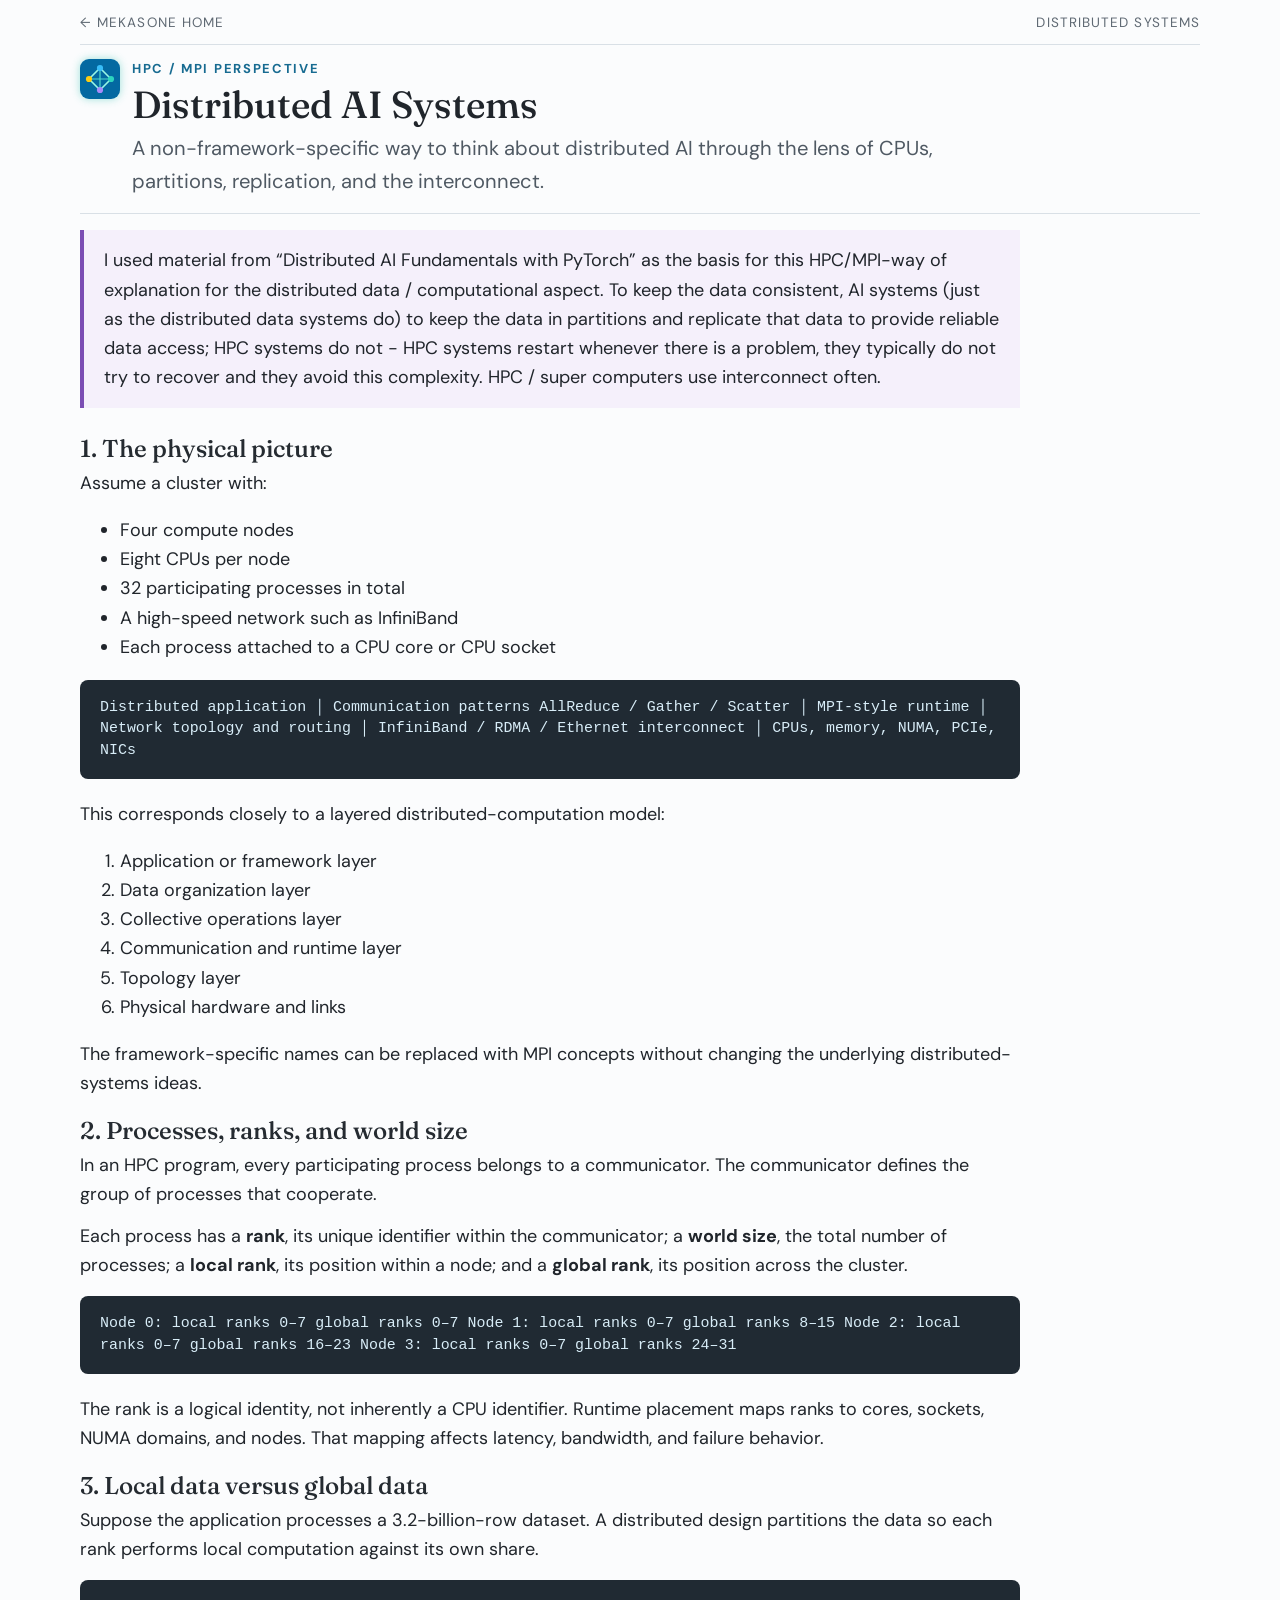
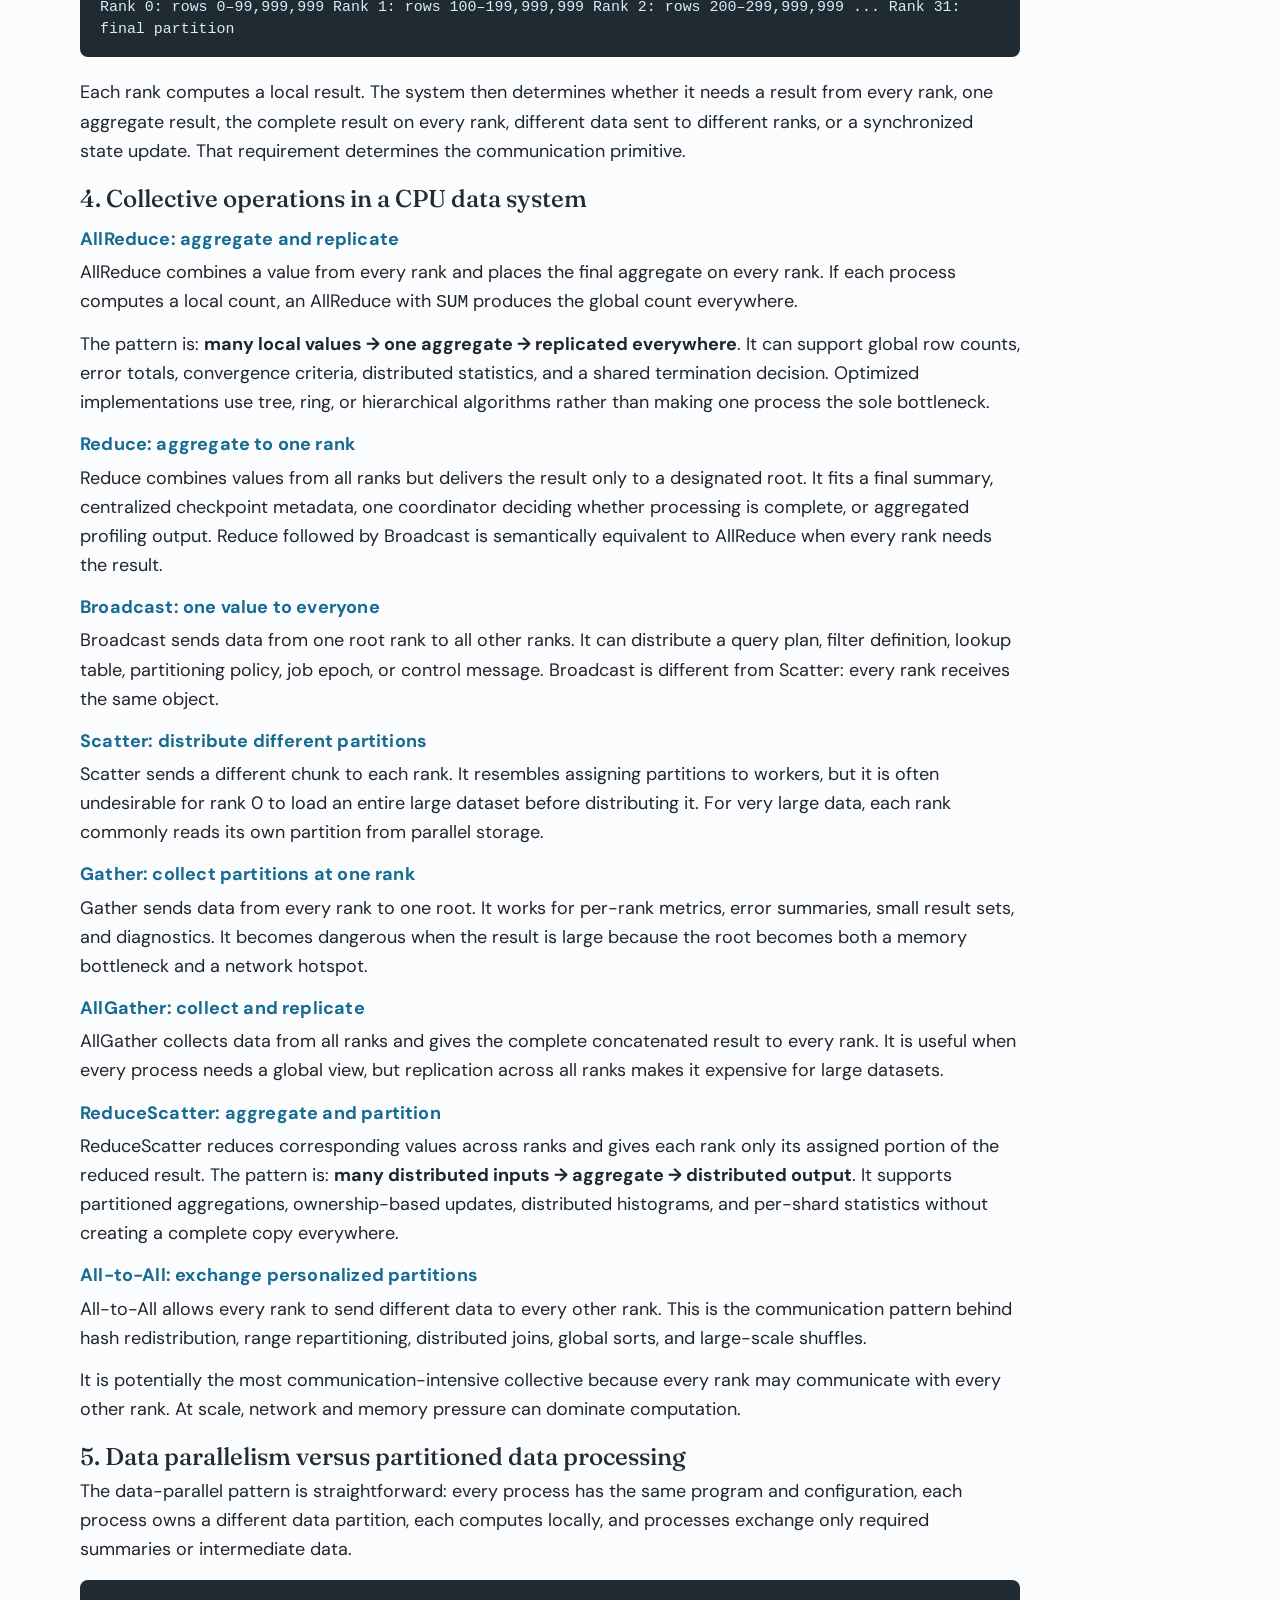
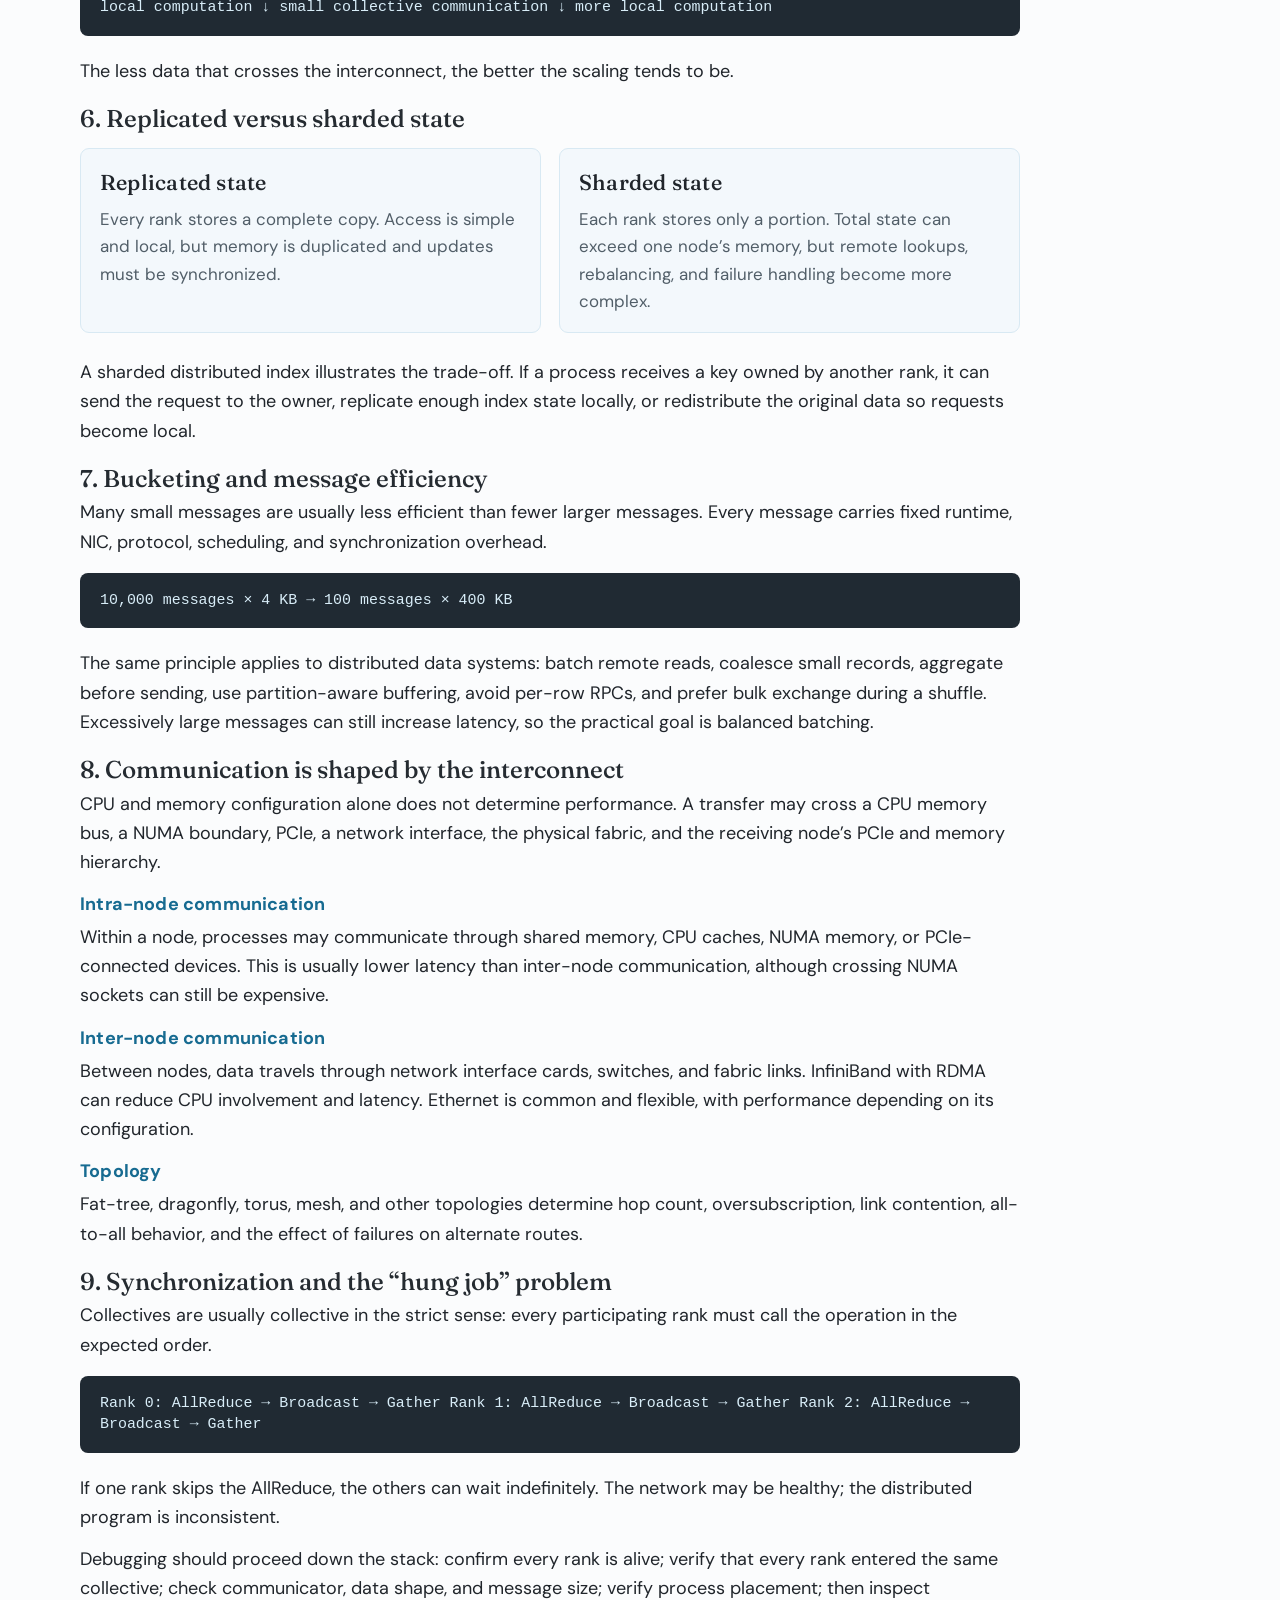
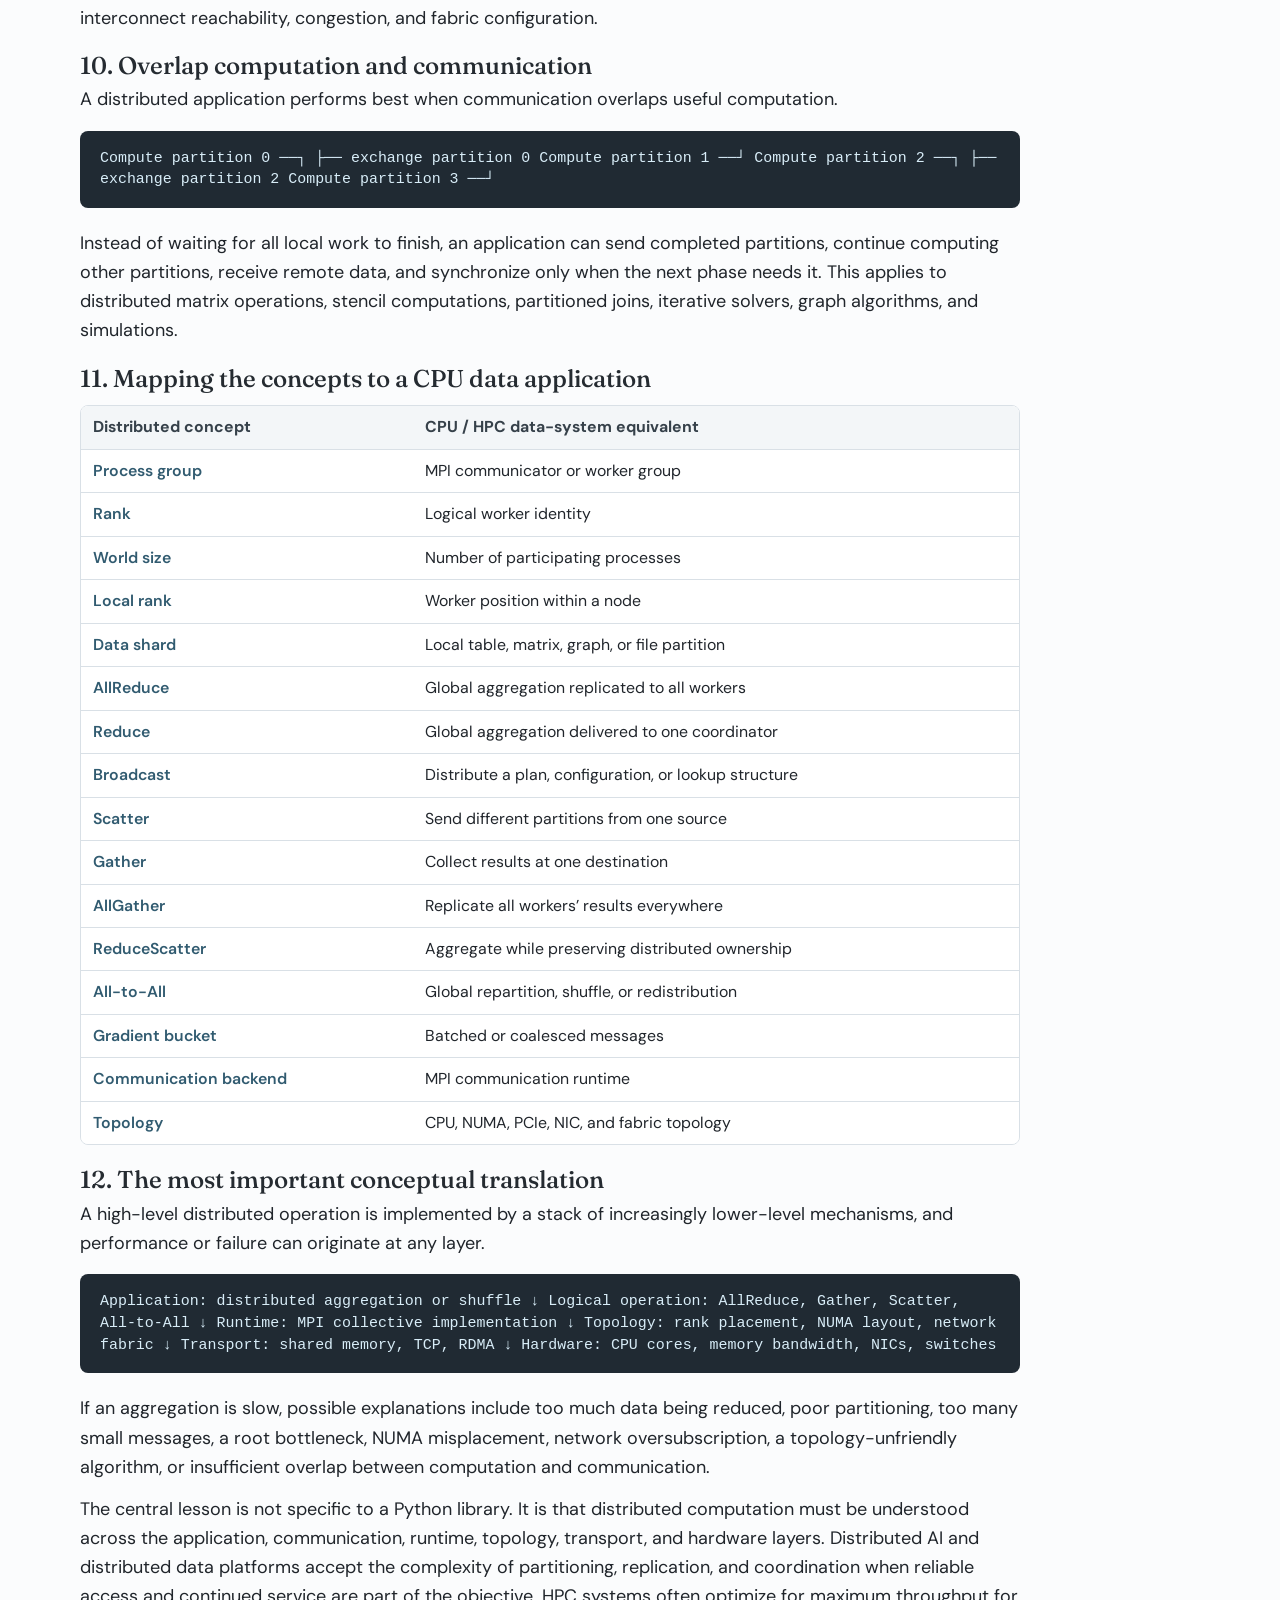
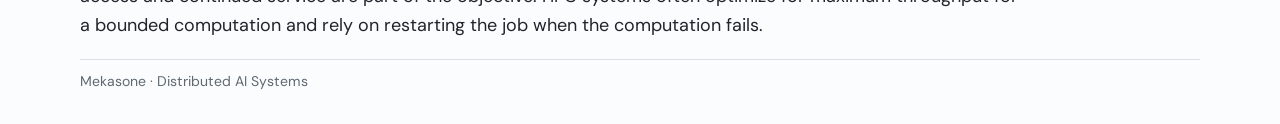
<file: distributed-ai-systems/index.html>
<!doctype html>
<html lang="en">
<head>
<meta charset="utf-8">
<meta name="viewport" content="width=device-width, initial-scale=1">
<title>Distributed AI Systems | Mekasone</title>
<meta name="description" content="An HPC and MPI-oriented explanation of distributed AI systems, partitioned data, replication, interconnects, and failure models.">
<link rel="preconnect" href="https://fonts.googleapis.com">
<link rel="preconnect" href="https://fonts.gstatic.com" crossorigin>
<link href="https://fonts.googleapis.com/css2?family=DM+Sans:wght@400;500;600;700&family=Fraunces:opsz,wght@9..144,400;9..144,500;9..144,600&display=swap" rel="stylesheet">
<style>
:root{--ink:#20252b;--muted:#5f6973;--line:#d9e0e6;--wash:#f3f8fc;--accent:#176b91;--accent-2:#7b4db3;--code:#202a33}*{box-sizing:border-box}html{font-size:18px}body{margin:0;color:var(--ink);background:#fbfcfd;font-family:"DM Sans",sans-serif;font-size:1rem;line-height:1.62}main{max-width:64rem;margin:auto;padding:12px 16px 32px}header{display:flex;justify-content:space-between;align-items:center;border-bottom:1px solid var(--line);padding:0 0 10px;margin-bottom:14px}a{color:inherit;text-decoration:none}.back{font-size:.75rem;letter-spacing:.08em;text-transform:uppercase;color:var(--muted)}.back:hover{color:var(--accent)}.kicker{font-size:.72rem;letter-spacing:.13em;text-transform:uppercase;color:var(--accent);font-weight:700;margin:0 0 4px}.hero{display:flex;gap:12px;align-items:flex-start}.hero svg{width:40px;height:40px;flex:none;filter:drop-shadow(0 0 4px rgb(20 184 166 / .4))}.title{font-family:Fraunces,serif;font-size:clamp(1.7rem,3.2vw,2.1rem);line-height:1.12;font-weight:500;max-width:820px;margin:0 0 6px}.intro{font-size:1.12rem;max-width:850px;color:#4f5963;margin:0}.rule{height:1px;background:var(--line);margin:16px 0}.prose{max-width:940px}.prose h2{font-family:Fraunces,serif;font-size:1.35rem;font-weight:500;line-height:1.18;margin:18px 0 6px;color:#252b31}.prose h3{font-size:1rem;margin:12px 0 4px;color:var(--accent);letter-spacing:.01em}.prose p{margin:0 0 13px}.correction{border-left:4px solid var(--accent-2);background:#f5f0fb;padding:16px 20px;margin:0 0 26px;font-size:1rem}.correction p{margin:0}.diagram{font-family:ui-monospace,SFMono-Regular,Menlo,monospace;background:var(--code);color:#d8edf8;border-radius:8px;padding:17px 20px;overflow:auto;line-height:1.45;font-size:.83rem;margin:16px 0 21px}.cards{display:grid;grid-template-columns:1fr 1fr;gap:18px;margin:15px 0 25px}.card{background:var(--wash);border:1px solid #d8e9f3;border-radius:9px;padding:17px 19px}.card h3{font-family:Fraunces,serif;font-size:1.2rem;font-weight:500;color:var(--ink);margin:0 0 5px}.card p{margin:0;color:#515e68;font-size:.94rem}.table-wrap{overflow-x:auto;margin:13px 0 20px;border:1px solid var(--line);border-radius:8px}table{width:100%;border-collapse:collapse;font-size:.88rem;line-height:1.42;background:#fff}th,td{text-align:left;vertical-align:top;padding:10px 12px;border-bottom:1px solid var(--line)}th{font-weight:700;background:#f3f6f8;color:#36414a}tr:last-child td{border-bottom:0}td:first-child{font-weight:600;color:#315b70;white-space:nowrap}.footer{border-top:1px solid var(--line);margin-top:18px;padding-top:10px;color:var(--muted);font-size:.78rem}@media(max-width:700px){main{padding:12px 16px 32px}header{margin-bottom:12px}.title{font-size:1.7rem}.cards{grid-template-columns:1fr;gap:12px}.diagram{font-size:.72rem;padding:14px}.table-wrap{margin-left:-2px;margin-right:-2px}th,td{padding:8px 9px}}
</style>
</head>
<body><main>
<header><a class="back" href="/">← Mekasone Home</a><span class="back">Distributed Systems</span></header>
<section class="hero"><svg viewBox="0 0 40 40" fill="none" aria-hidden="true"><defs><linearGradient id="mg" x1="4" y1="4" x2="36" y2="36"><stop offset="0" stop-color="#0369a1"/><stop offset="1" stop-color="#0f766e"/></linearGradient></defs><rect width="40" height="40" rx="9" fill="url(#mg)"/><path d="M20 9 L31 20 L20 31 L9 20 Z" stroke="#99f6e4" stroke-width="1.6" stroke-linejoin="round"/><path d="M20 9 V31 M9 20 H31" stroke="#5eead4" stroke-width="1.2" opacity=".85"/><circle cx="20" cy="9" r="3.1" fill="#38bdf8"/><circle cx="31" cy="20" r="3.1" fill="#2dd4bf"/><circle cx="20" cy="31" r="3.1" fill="#a78bfa"/><circle cx="9" cy="20" r="3.1" fill="#facc15"/></svg><div><p class="kicker">HPC / MPI Perspective</p><h1 class="title">Distributed AI Systems</h1><p class="intro">A non-framework-specific way to think about distributed AI through the lens of CPUs, partitions, replication, and the interconnect.</p></div></section>
<div class="rule"></div>
<section class="prose">
<div class="correction"><p>I used material from “Distributed AI Fundamentals with PyTorch” as the basis for this HPC/MPI-way of explanation for the distributed data / computational aspect. To keep the data consistent, AI systems (just as the distributed data systems do) to keep the data in partitions and replicate that data to provide reliable data access; HPC systems do not - HPC systems restart whenever there is a problem, they typically do not try to recover and they avoid this complexity. HPC / super computers use interconnect often.</p></div>
<h2>1. The physical picture</h2>
<p>Assume a cluster with:</p><ul><li>Four compute nodes</li><li>Eight CPUs per node</li><li>32 participating processes in total</li><li>A high-speed network such as InfiniBand</li><li>Each process attached to a CPU core or CPU socket</li></ul>
<div class="diagram">                    Distributed application
                             │
                    Communication patterns
                  AllReduce / Gather / Scatter
                             │
                       MPI-style runtime
                             │
                    Network topology and routing
                             │
              InfiniBand / RDMA / Ethernet interconnect
                             │
                 CPUs, memory, NUMA, PCIe, NICs</div>
<p>This corresponds closely to a layered distributed-computation model:</p><ol><li>Application or framework layer</li><li>Data organization layer</li><li>Collective operations layer</li><li>Communication and runtime layer</li><li>Topology layer</li><li>Physical hardware and links</li></ol>
<p>The framework-specific names can be replaced with MPI concepts without changing the underlying distributed-systems ideas.</p>
<h2>2. Processes, ranks, and world size</h2>
<p>In an HPC program, every participating process belongs to a communicator. The communicator defines the group of processes that cooperate.</p>
<p>Each process has a <strong>rank</strong>, its unique identifier within the communicator; a <strong>world size</strong>, the total number of processes; a <strong>local rank</strong>, its position within a node; and a <strong>global rank</strong>, its position across the cluster.</p>
<div class="diagram">Node 0: local ranks 0–7    global ranks 0–7
Node 1: local ranks 0–7    global ranks 8–15
Node 2: local ranks 0–7    global ranks 16–23
Node 3: local ranks 0–7    global ranks 24–31</div>
<p>The rank is a logical identity, not inherently a CPU identifier. Runtime placement maps ranks to cores, sockets, NUMA domains, and nodes. That mapping affects latency, bandwidth, and failure behavior.</p>
<h2>3. Local data versus global data</h2>
<p>Suppose the application processes a 3.2-billion-row dataset. A distributed design partitions the data so each rank performs local computation against its own share.</p>
<div class="diagram">Rank 0: rows     0–99,999,999
Rank 1: rows   100–199,999,999
Rank 2: rows   200–299,999,999
...
Rank 31: final partition</div>
<p>Each rank computes a local result. The system then determines whether it needs a result from every rank, one aggregate result, the complete result on every rank, different data sent to different ranks, or a synchronized state update. That requirement determines the communication primitive.</p>
<h2>4. Collective operations in a CPU data system</h2>
<h3>AllReduce: aggregate and replicate</h3><p>AllReduce combines a value from every rank and places the final aggregate on every rank. If each process computes a local count, an AllReduce with <code>SUM</code> produces the global count everywhere.</p><p>The pattern is: <strong>many local values → one aggregate → replicated everywhere</strong>. It can support global row counts, error totals, convergence criteria, distributed statistics, and a shared termination decision. Optimized implementations use tree, ring, or hierarchical algorithms rather than making one process the sole bottleneck.</p>
<h3>Reduce: aggregate to one rank</h3><p>Reduce combines values from all ranks but delivers the result only to a designated root. It fits a final summary, centralized checkpoint metadata, one coordinator deciding whether processing is complete, or aggregated profiling output. Reduce followed by Broadcast is semantically equivalent to AllReduce when every rank needs the result.</p>
<h3>Broadcast: one value to everyone</h3><p>Broadcast sends data from one root rank to all other ranks. It can distribute a query plan, filter definition, lookup table, partitioning policy, job epoch, or control message. Broadcast is different from Scatter: every rank receives the same object.</p>
<h3>Scatter: distribute different partitions</h3><p>Scatter sends a different chunk to each rank. It resembles assigning partitions to workers, but it is often undesirable for rank 0 to load an entire large dataset before distributing it. For very large data, each rank commonly reads its own partition from parallel storage.</p>
<h3>Gather: collect partitions at one rank</h3><p>Gather sends data from every rank to one root. It works for per-rank metrics, error summaries, small result sets, and diagnostics. It becomes dangerous when the result is large because the root becomes both a memory bottleneck and a network hotspot.</p>
<h3>AllGather: collect and replicate</h3><p>AllGather collects data from all ranks and gives the complete concatenated result to every rank. It is useful when every process needs a global view, but replication across all ranks makes it expensive for large datasets.</p>
<h3>ReduceScatter: aggregate and partition</h3><p>ReduceScatter reduces corresponding values across ranks and gives each rank only its assigned portion of the reduced result. The pattern is: <strong>many distributed inputs → aggregate → distributed output</strong>. It supports partitioned aggregations, ownership-based updates, distributed histograms, and per-shard statistics without creating a complete copy everywhere.</p>
<h3>All-to-All: exchange personalized partitions</h3><p>All-to-All allows every rank to send different data to every other rank. This is the communication pattern behind hash redistribution, range repartitioning, distributed joins, global sorts, and large-scale shuffles.</p><p>It is potentially the most communication-intensive collective because every rank may communicate with every other rank. At scale, network and memory pressure can dominate computation.</p>
<h2>5. Data parallelism versus partitioned data processing</h2>
<p>The data-parallel pattern is straightforward: every process has the same program and configuration, each process owns a different data partition, each computes locally, and processes exchange only required summaries or intermediate data.</p>
<div class="diagram">local computation
       ↓
small collective communication
       ↓
more local computation</div>
<p>The less data that crosses the interconnect, the better the scaling tends to be.</p>
<h2>6. Replicated versus sharded state</h2>
<div class="cards"><article class="card"><h3>Replicated state</h3><p>Every rank stores a complete copy. Access is simple and local, but memory is duplicated and updates must be synchronized.</p></article><article class="card"><h3>Sharded state</h3><p>Each rank stores only a portion. Total state can exceed one node’s memory, but remote lookups, rebalancing, and failure handling become more complex.</p></article></div>
<p>A sharded distributed index illustrates the trade-off. If a process receives a key owned by another rank, it can send the request to the owner, replicate enough index state locally, or redistribute the original data so requests become local.</p>
<h2>7. Bucketing and message efficiency</h2>
<p>Many small messages are usually less efficient than fewer larger messages. Every message carries fixed runtime, NIC, protocol, scheduling, and synchronization overhead.</p>
<div class="diagram">10,000 messages × 4 KB  →  100 messages × 400 KB</div>
<p>The same principle applies to distributed data systems: batch remote reads, coalesce small records, aggregate before sending, use partition-aware buffering, avoid per-row RPCs, and prefer bulk exchange during a shuffle. Excessively large messages can still increase latency, so the practical goal is balanced batching.</p>
<h2>8. Communication is shaped by the interconnect</h2>
<p>CPU and memory configuration alone does not determine performance. A transfer may cross a CPU memory bus, a NUMA boundary, PCIe, a network interface, the physical fabric, and the receiving node’s PCIe and memory hierarchy.</p>
<h3>Intra-node communication</h3><p>Within a node, processes may communicate through shared memory, CPU caches, NUMA memory, or PCIe-connected devices. This is usually lower latency than inter-node communication, although crossing NUMA sockets can still be expensive.</p>
<h3>Inter-node communication</h3><p>Between nodes, data travels through network interface cards, switches, and fabric links. InfiniBand with RDMA can reduce CPU involvement and latency. Ethernet is common and flexible, with performance depending on its configuration.</p>
<h3>Topology</h3><p>Fat-tree, dragonfly, torus, mesh, and other topologies determine hop count, oversubscription, link contention, all-to-all behavior, and the effect of failures on alternate routes.</p>
<h2>9. Synchronization and the “hung job” problem</h2>
<p>Collectives are usually collective in the strict sense: every participating rank must call the operation in the expected order.</p>
<div class="diagram">Rank 0: AllReduce → Broadcast → Gather
Rank 1: AllReduce → Broadcast → Gather
Rank 2: AllReduce → Broadcast → Gather</div>
<p>If one rank skips the AllReduce, the others can wait indefinitely. The network may be healthy; the distributed program is inconsistent.</p>
<p>Debugging should proceed down the stack: confirm every rank is alive; verify that every rank entered the same collective; check communicator, data shape, and message size; verify process placement; then inspect interconnect reachability, congestion, and fabric configuration.</p>
<h2>10. Overlap computation and communication</h2>
<p>A distributed application performs best when communication overlaps useful computation.</p>
<div class="diagram">Compute partition 0 ──┐
                      ├── exchange partition 0
Compute partition 1 ──┘

Compute partition 2 ──┐
                      ├── exchange partition 2
Compute partition 3 ──┘</div>
<p>Instead of waiting for all local work to finish, an application can send completed partitions, continue computing other partitions, receive remote data, and synchronize only when the next phase needs it. This applies to distributed matrix operations, stencil computations, partitioned joins, iterative solvers, graph algorithms, and simulations.</p>
<h2>11. Mapping the concepts to a CPU data application</h2>
<div class="table-wrap"><table><thead><tr><th>Distributed concept</th><th>CPU / HPC data-system equivalent</th></tr></thead><tbody><tr><td>Process group</td><td>MPI communicator or worker group</td></tr><tr><td>Rank</td><td>Logical worker identity</td></tr><tr><td>World size</td><td>Number of participating processes</td></tr><tr><td>Local rank</td><td>Worker position within a node</td></tr><tr><td>Data shard</td><td>Local table, matrix, graph, or file partition</td></tr><tr><td>AllReduce</td><td>Global aggregation replicated to all workers</td></tr><tr><td>Reduce</td><td>Global aggregation delivered to one coordinator</td></tr><tr><td>Broadcast</td><td>Distribute a plan, configuration, or lookup structure</td></tr><tr><td>Scatter</td><td>Send different partitions from one source</td></tr><tr><td>Gather</td><td>Collect results at one destination</td></tr><tr><td>AllGather</td><td>Replicate all workers’ results everywhere</td></tr><tr><td>ReduceScatter</td><td>Aggregate while preserving distributed ownership</td></tr><tr><td>All-to-All</td><td>Global repartition, shuffle, or redistribution</td></tr><tr><td>Gradient bucket</td><td>Batched or coalesced messages</td></tr><tr><td>Communication backend</td><td>MPI communication runtime</td></tr><tr><td>Topology</td><td>CPU, NUMA, PCIe, NIC, and fabric topology</td></tr></tbody></table></div>
<h2>12. The most important conceptual translation</h2>
<p>A high-level distributed operation is implemented by a stack of increasingly lower-level mechanisms, and performance or failure can originate at any layer.</p>
<div class="diagram">Application: distributed aggregation or shuffle
        ↓
Logical operation: AllReduce, Gather, Scatter, All-to-All
        ↓
Runtime: MPI collective implementation
        ↓
Topology: rank placement, NUMA layout, network fabric
        ↓
Transport: shared memory, TCP, RDMA
        ↓
Hardware: CPU cores, memory bandwidth, NICs, switches</div>
<p>If an aggregation is slow, possible explanations include too much data being reduced, poor partitioning, too many small messages, a root bottleneck, NUMA misplacement, network oversubscription, a topology-unfriendly algorithm, or insufficient overlap between computation and communication.</p>
<p>The central lesson is not specific to a Python library. It is that distributed computation must be understood across the application, communication, runtime, topology, transport, and hardware layers. Distributed AI and distributed data platforms accept the complexity of partitioning, replication, and coordination when reliable access and continued service are part of the objective. HPC systems often optimize for maximum throughput for a bounded computation and rely on restarting the job when the computation fails.</p>
</section>
<footer class="footer">Mekasone · Distributed AI Systems</footer>
</main></body></html>
</file>
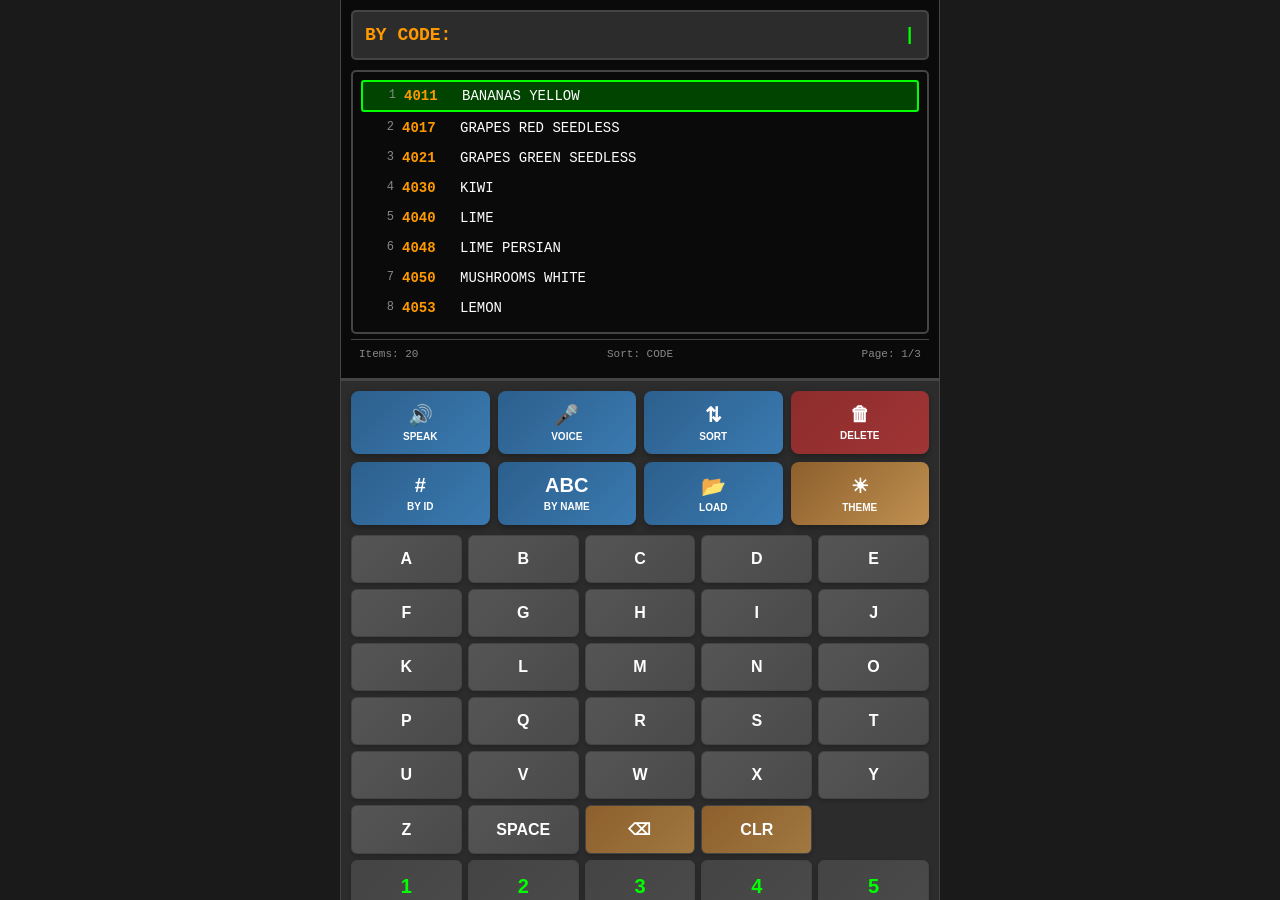
<file: grocery-plu-lookup/index.html>
<!DOCTYPE html>
<html lang="en">
<head>
    <meta charset="UTF-8">
    <meta name="viewport" content="width=device-width, initial-scale=1.0, maximum-scale=1.0, user-scalable=no">
    <meta name="theme-color" content="#2c3e50">
    <meta name="apple-mobile-web-app-capable" content="yes">
    <meta name="apple-mobile-web-app-status-bar-style" content="black-translucent">
    <title>PLU Code Lookup</title>
    <link rel="manifest" href="manifest.json">
    <link rel="apple-touch-icon" href="icon.svg">
    <link rel="stylesheet" href="styles.css">
</head>
<body>
    <div id="app-container">
        <!-- Display Area (like calculator screen) -->
        <div id="display-section">
            <div id="search-input-display">
                <span id="search-mode">BY CODE:</span>
                <span id="search-value"></span>
                <span class="cursor-blink">|</span>
            </div>
            
            <div id="results-display">
                <!-- 8 lines display area -->
                <div class="result-line" data-index="0">
                    <span class="line-number">1</span>
                    <span class="plu-code">----</span>
                    <span class="plu-name">READY</span>
                </div>
                <div class="result-line" data-index="1">
                    <span class="line-number">2</span>
                    <span class="plu-code">----</span>
                    <span class="plu-name">LOAD DATABASE</span>
                </div>
                <div class="result-line" data-index="2">
                    <span class="line-number">3</span>
                    <span class="plu-code">----</span>
                    <span class="plu-name"></span>
                </div>
                <div class="result-line" data-index="3">
                    <span class="line-number">4</span>
                    <span class="plu-code">----</span>
                    <span class="plu-name"></span>
                </div>
                <div class="result-line" data-index="4">
                    <span class="line-number">5</span>
                    <span class="plu-code">----</span>
                    <span class="plu-name"></span>
                </div>
                <div class="result-line" data-index="5">
                    <span class="line-number">6</span>
                    <span class="plu-code">----</span>
                    <span class="plu-name"></span>
                </div>
                <div class="result-line" data-index="6">
                    <span class="line-number">7</span>
                    <span class="plu-code">----</span>
                    <span class="plu-name"></span>
                </div>
                <div class="result-line" data-index="7">
                    <span class="line-number">8</span>
                    <span class="plu-code">----</span>
                    <span class="plu-name"></span>
                </div>
            </div>

            <div id="status-bar">
                <span id="db-count">Items: 0</span>
                <span id="sort-status">Sort: CODE</span>
                <span id="page-info">Page: 1/1</span>
            </div>
        </div>

        <!-- Control Buttons Section -->
        <div id="button-section">
            <!-- Function Buttons Row 1 -->
            <div class="button-row">
                <button class="function-btn" id="btn-speak" title="Speak selected item">
                    <span class="btn-icon">🔊</span>
                    <span class="btn-label">SPEAK</span>
                </button>
                <button class="function-btn" id="btn-voice" title="Voice search">
                    <span class="btn-icon">🎤</span>
                    <span class="btn-label">VOICE</span>
                </button>
                <button class="function-btn" id="btn-sort" title="Toggle sort order">
                    <span class="btn-icon">⇅</span>
                    <span class="btn-label">SORT</span>
                </button>
                <button class="function-btn" id="btn-delete" title="Delete selected item">
                    <span class="btn-icon">🗑</span>
                    <span class="btn-label">DELETE</span>
                </button>
            </div>

            <!-- Function Buttons Row 2 -->
            <div class="button-row">
                <button class="function-btn" id="btn-by-id" title="Search by PLU code">
                    <span class="btn-icon">#</span>
                    <span class="btn-label">BY ID</span>
                </button>
                <button class="function-btn" id="btn-by-name" title="Search by name">
                    <span class="btn-icon">ABC</span>
                    <span class="btn-label">BY NAME</span>
                </button>
                <button class="function-btn" id="btn-upload" title="Upload CSV database">
                    <span class="btn-icon">📂</span>
                    <span class="btn-label">LOAD</span>
                </button>
                <button class="function-btn" id="btn-theme" title="Toggle light/dark theme">
                    <span class="btn-icon">☀</span>
                    <span class="btn-label">THEME</span>
                </button>
            </div>

            <!-- Alphanumeric Keypad -->
            <div id="keypad-section">
                <!-- Letters Row 1 -->
                <div class="keypad-row">
                    <button class="key-btn letter-key" data-key="A">A</button>
                    <button class="key-btn letter-key" data-key="B">B</button>
                    <button class="key-btn letter-key" data-key="C">C</button>
                    <button class="key-btn letter-key" data-key="D">D</button>
                    <button class="key-btn letter-key" data-key="E">E</button>
                </div>
                
                <!-- Letters Row 2 -->
                <div class="keypad-row">
                    <button class="key-btn letter-key" data-key="F">F</button>
                    <button class="key-btn letter-key" data-key="G">G</button>
                    <button class="key-btn letter-key" data-key="H">H</button>
                    <button class="key-btn letter-key" data-key="I">I</button>
                    <button class="key-btn letter-key" data-key="J">J</button>
                </div>
                
                <!-- Letters Row 3 -->
                <div class="keypad-row">
                    <button class="key-btn letter-key" data-key="K">K</button>
                    <button class="key-btn letter-key" data-key="L">L</button>
                    <button class="key-btn letter-key" data-key="M">M</button>
                    <button class="key-btn letter-key" data-key="N">N</button>
                    <button class="key-btn letter-key" data-key="O">O</button>
                </div>
                
                <!-- Letters Row 4 -->
                <div class="keypad-row">
                    <button class="key-btn letter-key" data-key="P">P</button>
                    <button class="key-btn letter-key" data-key="Q">Q</button>
                    <button class="key-btn letter-key" data-key="R">R</button>
                    <button class="key-btn letter-key" data-key="S">S</button>
                    <button class="key-btn letter-key" data-key="T">T</button>
                </div>
                
                <!-- Letters Row 5 -->
                <div class="keypad-row">
                    <button class="key-btn letter-key" data-key="U">U</button>
                    <button class="key-btn letter-key" data-key="V">V</button>
                    <button class="key-btn letter-key" data-key="W">W</button>
                    <button class="key-btn letter-key" data-key="X">X</button>
                    <button class="key-btn letter-key" data-key="Y">Y</button>
                </div>
                
                <!-- Letters Row 6 -->
                <div class="keypad-row">
                    <button class="key-btn letter-key" data-key="Z">Z</button>
                    <button class="key-btn letter-key" data-key=" ">SPACE</button>
                    <button class="key-btn special-key" data-key="BACK">⌫</button>
                    <button class="key-btn special-key" data-key="CLEAR">CLR</button>
                </div>

                <!-- Numbers Row -->
                <div class="keypad-row">
                    <button class="key-btn number-key" data-key="1">1</button>
                    <button class="key-btn number-key" data-key="2">2</button>
                    <button class="key-btn number-key" data-key="3">3</button>
                    <button class="key-btn number-key" data-key="4">4</button>
                    <button class="key-btn number-key" data-key="5">5</button>
                </div>
                
                <div class="keypad-row">
                    <button class="key-btn number-key" data-key="6">6</button>
                    <button class="key-btn number-key" data-key="7">7</button>
                    <button class="key-btn number-key" data-key="8">8</button>
                    <button class="key-btn number-key" data-key="9">9</button>
                    <button class="key-btn number-key" data-key="0">0</button>
                </div>

                <!-- Special Characters Row -->
                <div class="keypad-row">
                    <button class="key-btn special-key" data-key="$">$</button>
                    <button class="key-btn special-key" data-key="#">#</button>
                    <button class="key-btn special-key" data-key="@">@</button>
                    <button class="key-btn action-key" id="btn-up">▲</button>
                    <button class="key-btn action-key" id="btn-down">▼</button>
                </div>

                <!-- Search and Select Row -->
                <div class="keypad-row">
                    <button class="key-btn action-key full-width" id="btn-search">🔍 SEARCH</button>
                    <button class="key-btn action-key full-width" id="btn-select">✓ SELECT</button>
                </div>
            </div>
        </div>

        <!-- Hidden file input for CSV upload -->
        <input type="file" id="csv-file-input" accept=".csv,.txt" style="display: none;">

        <!-- Voice Recognition Indicator -->
        <div id="voice-indicator" class="hidden">
            <div class="voice-animation"></div>
            <p>Listening...</p>
        </div>

        <!-- Toast Notifications -->
        <div id="toast-container"></div>
    </div>

    <script src="app.js"></script>
</body>
</html>
</file>
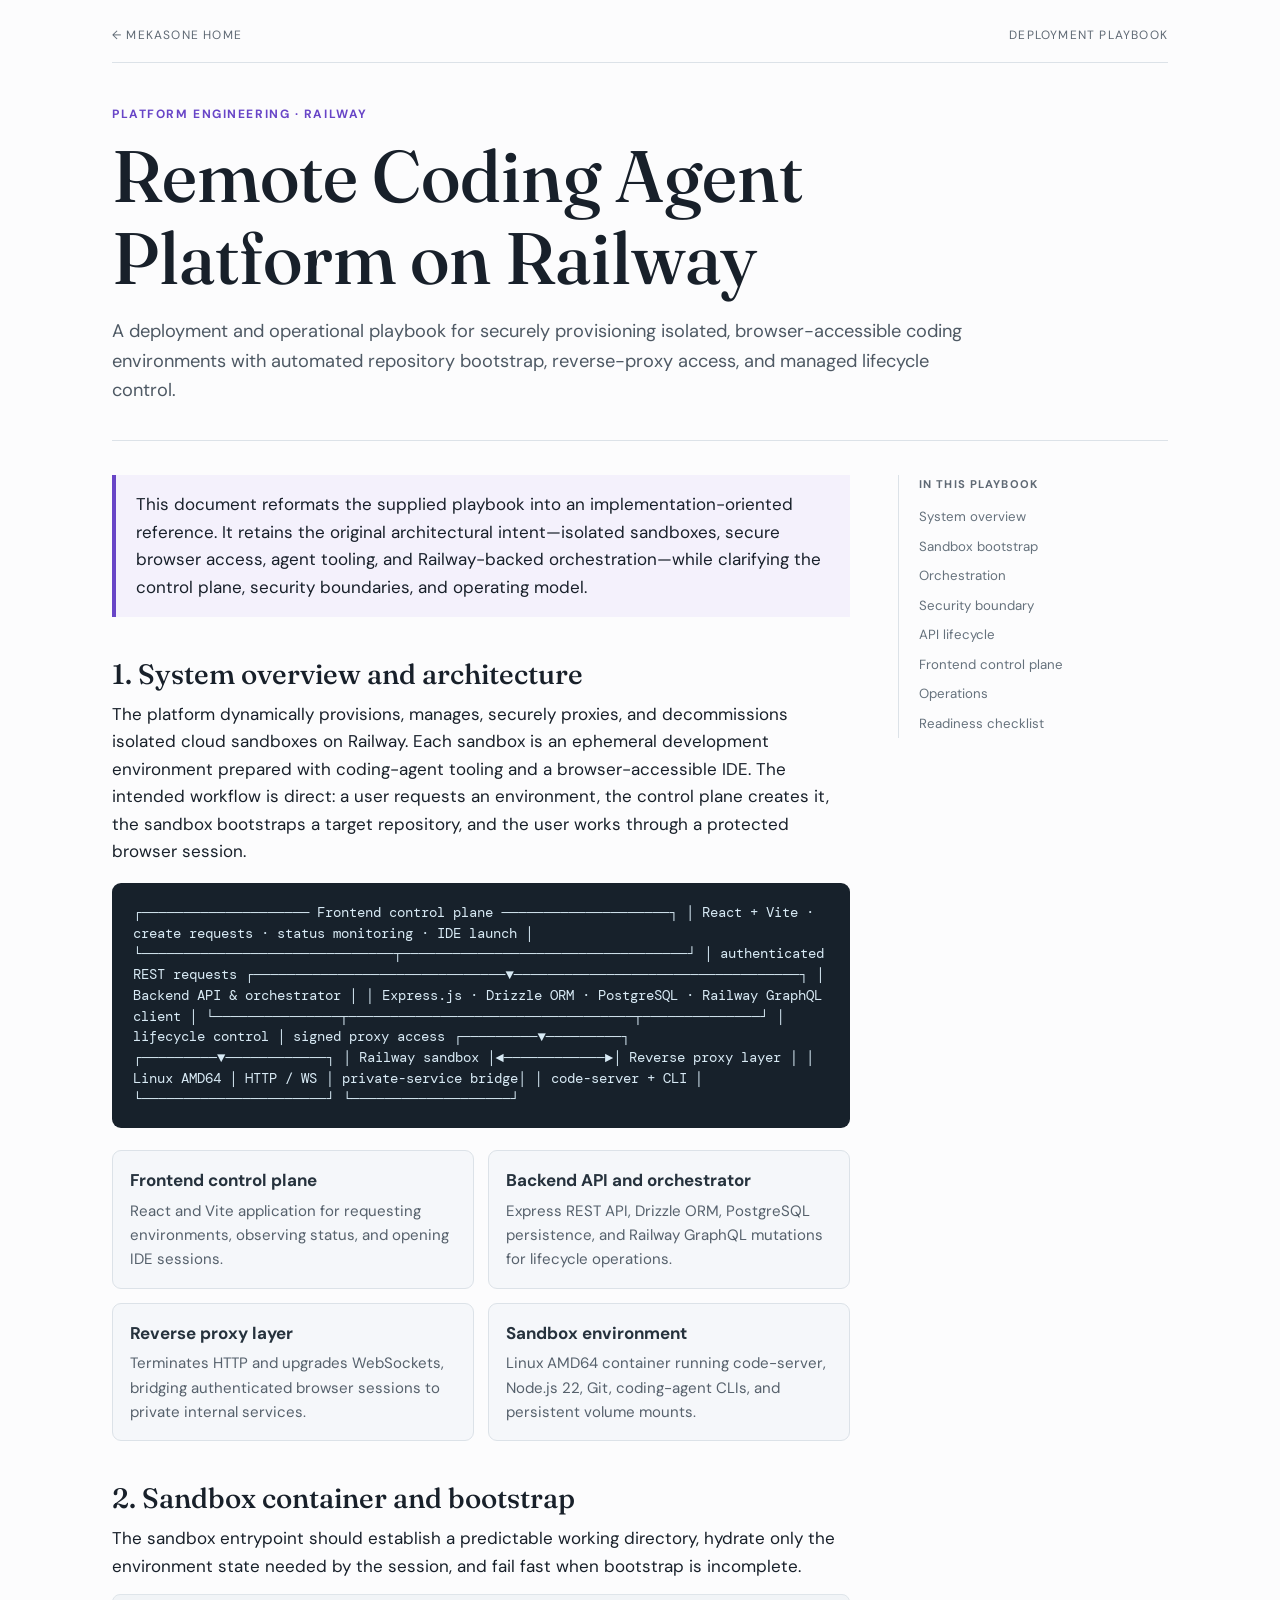
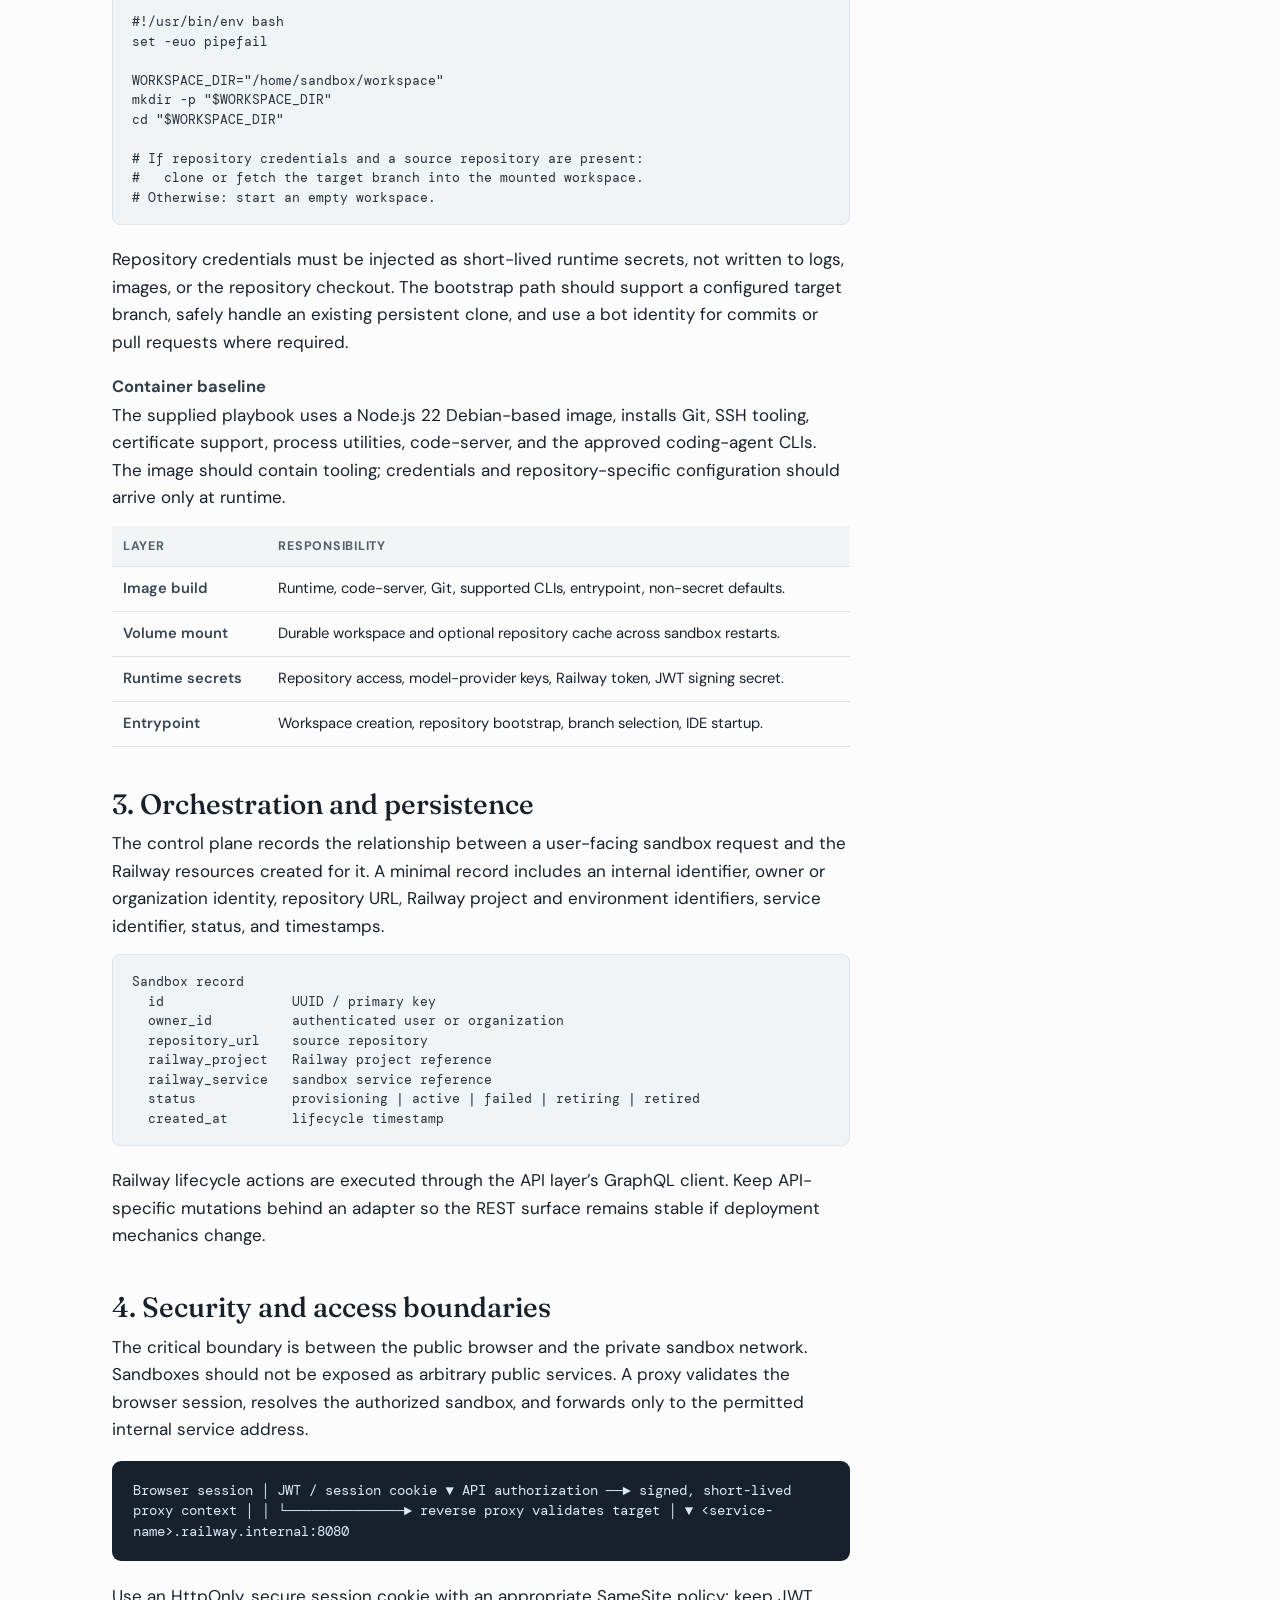
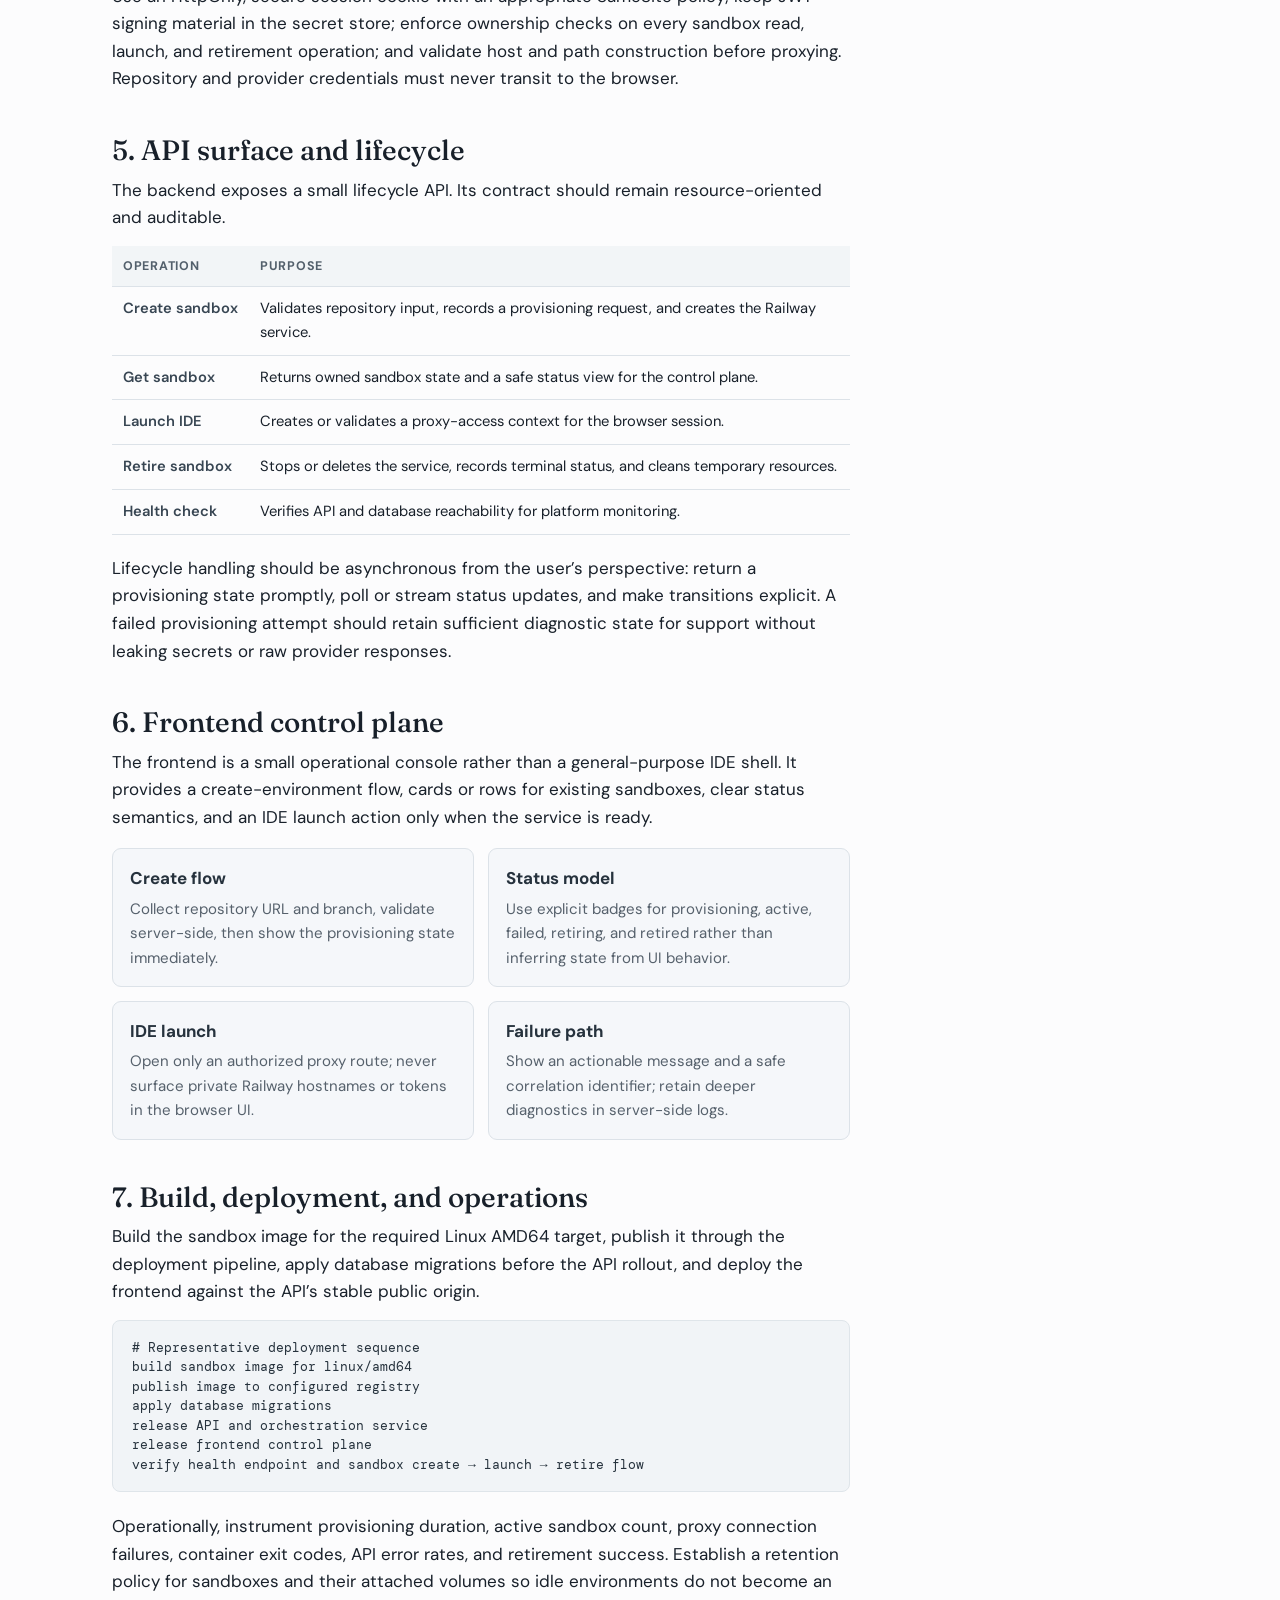
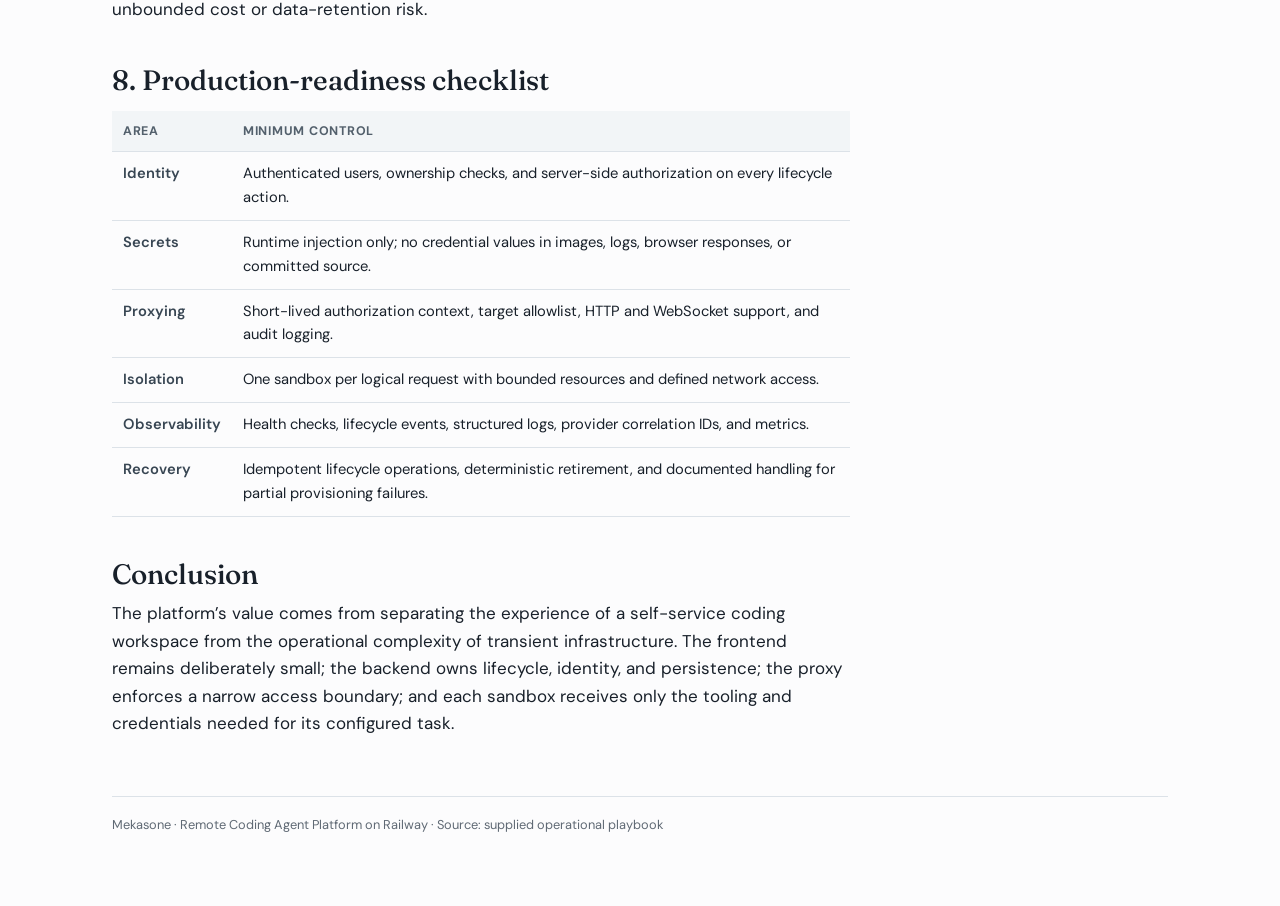
<file: remote-coding-agent-platform/index.html>
<!doctype html>
<html lang="en"><head><meta charset="utf-8"><meta name="viewport" content="width=device-width,initial-scale=1"><title>Remote Coding Agent Platform on Railway | Mekasone</title><meta name="description" content="Deployment and operational playbook for a remote coding-agent platform on Railway."><link rel="preconnect" href="https://fonts.googleapis.com"><link rel="preconnect" href="https://fonts.gstatic.com" crossorigin><link href="https://fonts.googleapis.com/css2?family=DM+Mono:wght@400;500&family=DM+Sans:wght@400;500;600;700&family=Fraunces:opsz,wght@9..144,400;9..144,500;9..144,600&display=swap" rel="stylesheet"><style>:root{--ink:#18202a;--muted:#5f6974;--line:#dce2e8;--soft:#f5f7fa;--violet:#6845c7;--cyan:#0b8fa9;--code:#17212b}*{box-sizing:border-box}body{margin:0;background:#fcfcfd;color:var(--ink);font:17px/1.62 "DM Sans",sans-serif}main{max-width:1120px;margin:auto;padding:26px 32px 70px}header{display:flex;justify-content:space-between;align-items:center;padding:0 0 17px;border-bottom:1px solid var(--line);margin-bottom:42px}a{color:inherit;text-decoration:none}.back{font-size:12px;letter-spacing:.1em;text-transform:uppercase;color:var(--muted)}.back:hover{color:var(--violet)}.eyebrow{margin:0 0 10px;font-size:12px;font-weight:700;letter-spacing:.13em;text-transform:uppercase;color:var(--violet)}h1,h2,h3{font-family:Fraunces,serif;font-weight:500;line-height:1.13}h1{font-size:clamp(2.55rem,6vw,4.55rem);max-width:950px;margin:0 0 18px}h2{font-size:1.75rem;margin:42px 0 10px}h3{font-family:"DM Sans",sans-serif;font-size:1.03rem;font-weight:700;margin:22px 0 5px;color:#33404c}.lede{max-width:860px;margin:0;color:#4e5964;font-size:1.14rem}.rule{height:1px;background:var(--line);margin:34px 0}.layout{display:grid;grid-template-columns:minmax(0,1fr) 270px;gap:48px}.prose p{margin:0 0 14px}.callout{border-left:4px solid var(--violet);background:#f4f1fc;padding:16px 20px;margin:0 0 22px}.diagram{font:14px/1.48 "DM Mono",monospace;color:#d8eaf5;background:var(--code);padding:19px 21px;border-radius:9px;overflow:auto;margin:17px 0 22px}.card-grid{display:grid;grid-template-columns:1fr 1fr;gap:14px;margin:17px 0 24px}.card{border:1px solid var(--line);background:var(--soft);border-radius:9px;padding:16px 17px}.card strong{display:block;margin-bottom:4px;color:#26323d}.card p{font-size:.94rem;margin:0;color:#56616c}.toc{position:sticky;top:20px;height:max-content;border-left:1px solid var(--line);padding-left:20px;font-size:.83rem}.toc b{display:block;margin-bottom:9px;color:var(--muted);font-size:.7rem;letter-spacing:.1em;text-transform:uppercase}.toc a{display:block;color:#65717c;padding:4px 0}.toc a:hover{color:var(--violet)}pre{margin:14px 0 21px;padding:17px 19px;background:#f1f4f7;border:1px solid #dfe5ea;border-radius:8px;overflow:auto;font:13px/1.5 "DM Mono",monospace;color:#26323d}code{font-family:"DM Mono",monospace;font-size:.88em;background:#eef1f4;padding:.1em .3em;border-radius:3px}table{width:100%;border-collapse:collapse;font-size:.92rem;margin:14px 0 20px}th,td{text-align:left;vertical-align:top;padding:10px 11px;border-bottom:1px solid var(--line)}th{background:#f2f5f7;font-size:.78rem;text-transform:uppercase;letter-spacing:.06em;color:#53606c}td:first-child{font-weight:600;color:#384653;white-space:nowrap}.footer{margin-top:44px;padding-top:18px;border-top:1px solid var(--line);font-size:.8rem;color:var(--muted)}@media(max-width:820px){main{padding:21px 20px 50px}.layout{display:block}.toc{display:none}.card-grid{grid-template-columns:1fr}h1{font-size:2.85rem}.diagram{font-size:12px}}</style></head><body><main><header><a class="back" href="/">← Mekasone Home</a><span class="back">Deployment Playbook</span></header><section><p class="eyebrow">Platform Engineering · Railway</p><h1>Remote Coding Agent Platform on Railway</h1><p class="lede">A deployment and operational playbook for securely provisioning isolated, browser-accessible coding environments with automated repository bootstrap, reverse-proxy access, and managed lifecycle control.</p></section><div class="rule"></div><div class="layout"><article class="prose"><div class="callout">This document reformats the supplied playbook into an implementation-oriented reference. It retains the original architectural intent—isolated sandboxes, secure browser access, agent tooling, and Railway-backed orchestration—while clarifying the control plane, security boundaries, and operating model.</div><h2 id="overview">1. System overview and architecture</h2><p>The platform dynamically provisions, manages, securely proxies, and decommissions isolated cloud sandboxes on Railway. Each sandbox is an ephemeral development environment prepared with coding-agent tooling and a browser-accessible IDE. The intended workflow is direct: a user requests an environment, the control plane creates it, the sandbox bootstraps a target repository, and the user works through a protected browser session.</p><div class="diagram">┌──────────────────── Frontend control plane ────────────────────┐
│  React + Vite · create requests · status monitoring · IDE launch │
└──────────────────────────────┬──────────────────────────────────┘
                               │ authenticated REST requests
┌──────────────────────────────▼──────────────────────────────────┐
│ Backend API & orchestrator                                      │
│ Express.js · Drizzle ORM · PostgreSQL · Railway GraphQL client  │
└───────────────┬──────────────────────────────────┬──────────────┘
                │ lifecycle control                │ signed proxy access
      ┌─────────▼─────────┐              ┌─────────▼────────────┐
      │ Railway sandbox   │◄────────────►│ Reverse proxy layer   │
      │ Linux AMD64       │  HTTP / WS   │ private-service bridge│
      │ code-server + CLI │              └──────────────────────┘
      └───────────────────┘</div><div class="card-grid"><div class="card"><strong>Frontend control plane</strong><p>React and Vite application for requesting environments, observing status, and opening IDE sessions.</p></div><div class="card"><strong>Backend API and orchestrator</strong><p>Express REST API, Drizzle ORM, PostgreSQL persistence, and Railway GraphQL mutations for lifecycle operations.</p></div><div class="card"><strong>Reverse proxy layer</strong><p>Terminates HTTP and upgrades WebSockets, bridging authenticated browser sessions to private internal services.</p></div><div class="card"><strong>Sandbox environment</strong><p>Linux AMD64 container running code-server, Node.js 22, Git, coding-agent CLIs, and persistent volume mounts.</p></div></div><h2 id="sandbox">2. Sandbox container and bootstrap</h2><p>The sandbox entrypoint should establish a predictable working directory, hydrate only the environment state needed by the session, and fail fast when bootstrap is incomplete.</p><pre>#!/usr/bin/env bash
set -euo pipefail

WORKSPACE_DIR="/home/sandbox/workspace"
mkdir -p "$WORKSPACE_DIR"
cd "$WORKSPACE_DIR"

# If repository credentials and a source repository are present:
#   clone or fetch the target branch into the mounted workspace.
# Otherwise: start an empty workspace.</pre><p>Repository credentials must be injected as short-lived runtime secrets, not written to logs, images, or the repository checkout. The bootstrap path should support a configured target branch, safely handle an existing persistent clone, and use a bot identity for commits or pull requests where required.</p><h3>Container baseline</h3><p>The supplied playbook uses a Node.js 22 Debian-based image, installs Git, SSH tooling, certificate support, process utilities, code-server, and the approved coding-agent CLIs. The image should contain tooling; credentials and repository-specific configuration should arrive only at runtime.</p><table><thead><tr><th>Layer</th><th>Responsibility</th></tr></thead><tbody><tr><td>Image build</td><td>Runtime, code-server, Git, supported CLIs, entrypoint, non-secret defaults.</td></tr><tr><td>Volume mount</td><td>Durable workspace and optional repository cache across sandbox restarts.</td></tr><tr><td>Runtime secrets</td><td>Repository access, model-provider keys, Railway token, JWT signing secret.</td></tr><tr><td>Entrypoint</td><td>Workspace creation, repository bootstrap, branch selection, IDE startup.</td></tr></tbody></table><h2 id="orchestration">3. Orchestration and persistence</h2><p>The control plane records the relationship between a user-facing sandbox request and the Railway resources created for it. A minimal record includes an internal identifier, owner or organization identity, repository URL, Railway project and environment identifiers, service identifier, status, and timestamps.</p><pre>Sandbox record
  id                UUID / primary key
  owner_id          authenticated user or organization
  repository_url    source repository
  railway_project   Railway project reference
  railway_service   sandbox service reference
  status            provisioning | active | failed | retiring | retired
  created_at        lifecycle timestamp</pre><p>Railway lifecycle actions are executed through the API layer’s GraphQL client. Keep API-specific mutations behind an adapter so the REST surface remains stable if deployment mechanics change.</p><h2 id="security">4. Security and access boundaries</h2><p>The critical boundary is between the public browser and the private sandbox network. Sandboxes should not be exposed as arbitrary public services. A proxy validates the browser session, resolves the authorized sandbox, and forwards only to the permitted internal service address.</p><div class="diagram">Browser session
    │ JWT / session cookie
    ▼
API authorization ──► signed, short-lived proxy context
    │                              │
    └──────────────► reverse proxy validates target
                                   │
                                   ▼
                 &lt;service-name&gt;.railway.internal:8080</div><p>Use an HttpOnly, secure session cookie with an appropriate SameSite policy; keep JWT signing material in the secret store; enforce ownership checks on every sandbox read, launch, and retirement operation; and validate host and path construction before proxying. Repository and provider credentials must never transit to the browser.</p><h2 id="api">5. API surface and lifecycle</h2><p>The backend exposes a small lifecycle API. Its contract should remain resource-oriented and auditable.</p><table><thead><tr><th>Operation</th><th>Purpose</th></tr></thead><tbody><tr><td>Create sandbox</td><td>Validates repository input, records a provisioning request, and creates the Railway service.</td></tr><tr><td>Get sandbox</td><td>Returns owned sandbox state and a safe status view for the control plane.</td></tr><tr><td>Launch IDE</td><td>Creates or validates a proxy-access context for the browser session.</td></tr><tr><td>Retire sandbox</td><td>Stops or deletes the service, records terminal status, and cleans temporary resources.</td></tr><tr><td>Health check</td><td>Verifies API and database reachability for platform monitoring.</td></tr></tbody></table><p>Lifecycle handling should be asynchronous from the user’s perspective: return a provisioning state promptly, poll or stream status updates, and make transitions explicit. A failed provisioning attempt should retain sufficient diagnostic state for support without leaking secrets or raw provider responses.</p><h2 id="frontend">6. Frontend control plane</h2><p>The frontend is a small operational console rather than a general-purpose IDE shell. It provides a create-environment flow, cards or rows for existing sandboxes, clear status semantics, and an IDE launch action only when the service is ready.</p><div class="card-grid"><div class="card"><strong>Create flow</strong><p>Collect repository URL and branch, validate server-side, then show the provisioning state immediately.</p></div><div class="card"><strong>Status model</strong><p>Use explicit badges for provisioning, active, failed, retiring, and retired rather than inferring state from UI behavior.</p></div><div class="card"><strong>IDE launch</strong><p>Open only an authorized proxy route; never surface private Railway hostnames or tokens in the browser UI.</p></div><div class="card"><strong>Failure path</strong><p>Show an actionable message and a safe correlation identifier; retain deeper diagnostics in server-side logs.</p></div></div><h2 id="operations">7. Build, deployment, and operations</h2><p>Build the sandbox image for the required Linux AMD64 target, publish it through the deployment pipeline, apply database migrations before the API rollout, and deploy the frontend against the API’s stable public origin.</p><pre># Representative deployment sequence
build sandbox image for linux/amd64
publish image to configured registry
apply database migrations
release API and orchestration service
release frontend control plane
verify health endpoint and sandbox create → launch → retire flow</pre><p>Operationally, instrument provisioning duration, active sandbox count, proxy connection failures, container exit codes, API error rates, and retirement success. Establish a retention policy for sandboxes and their attached volumes so idle environments do not become an unbounded cost or data-retention risk.</p><h2 id="readiness">8. Production-readiness checklist</h2><table><thead><tr><th>Area</th><th>Minimum control</th></tr></thead><tbody><tr><td>Identity</td><td>Authenticated users, ownership checks, and server-side authorization on every lifecycle action.</td></tr><tr><td>Secrets</td><td>Runtime injection only; no credential values in images, logs, browser responses, or committed source.</td></tr><tr><td>Proxying</td><td>Short-lived authorization context, target allowlist, HTTP and WebSocket support, and audit logging.</td></tr><tr><td>Isolation</td><td>One sandbox per logical request with bounded resources and defined network access.</td></tr><tr><td>Observability</td><td>Health checks, lifecycle events, structured logs, provider correlation IDs, and metrics.</td></tr><tr><td>Recovery</td><td>Idempotent lifecycle operations, deterministic retirement, and documented handling for partial provisioning failures.</td></tr></tbody></table><h2 id="conclusion">Conclusion</h2><p>The platform’s value comes from separating the experience of a self-service coding workspace from the operational complexity of transient infrastructure. The frontend remains deliberately small; the backend owns lifecycle, identity, and persistence; the proxy enforces a narrow access boundary; and each sandbox receives only the tooling and credentials needed for its configured task.</p></article><aside class="toc"><b>In this playbook</b><a href="#overview">System overview</a><a href="#sandbox">Sandbox bootstrap</a><a href="#orchestration">Orchestration</a><a href="#security">Security boundary</a><a href="#api">API lifecycle</a><a href="#frontend">Frontend control plane</a><a href="#operations">Operations</a><a href="#readiness">Readiness checklist</a></aside></div><footer class="footer">Mekasone · Remote Coding Agent Platform on Railway · Source: supplied operational playbook</footer></main></body></html>
</file>
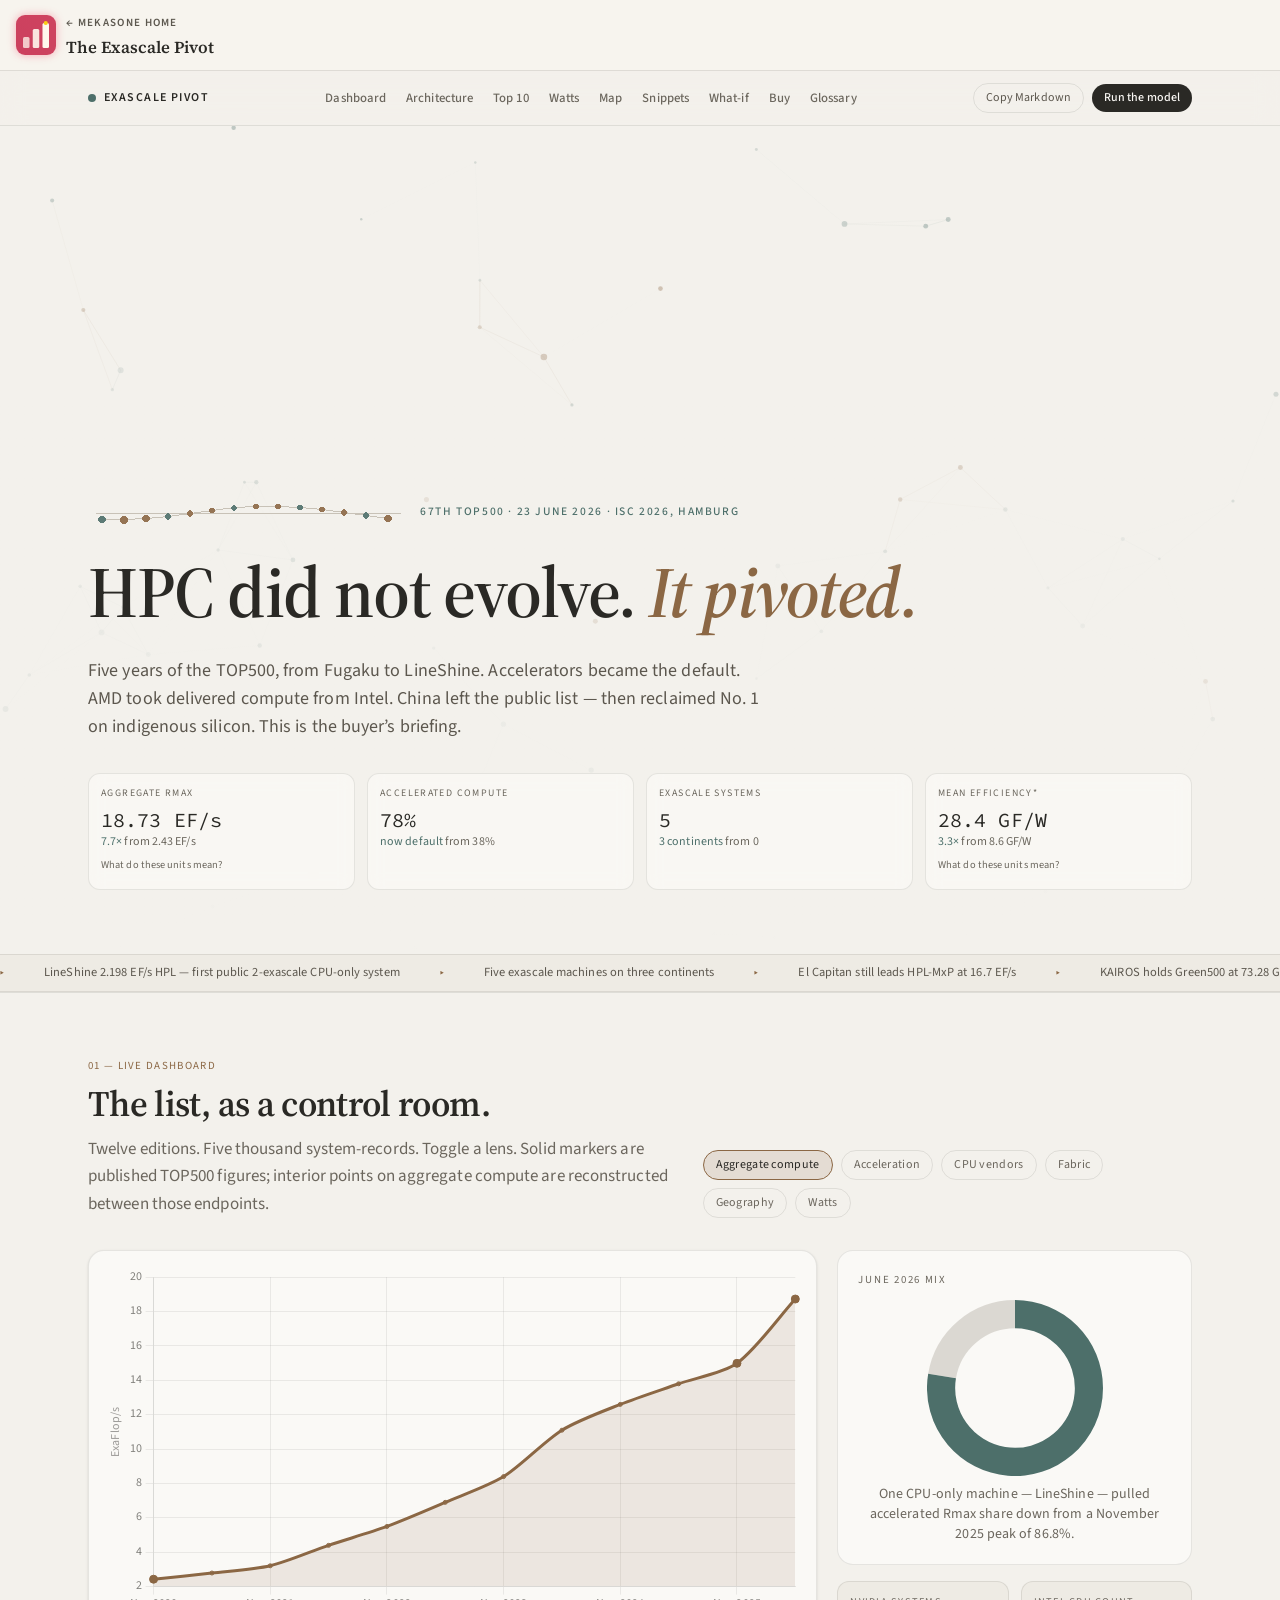
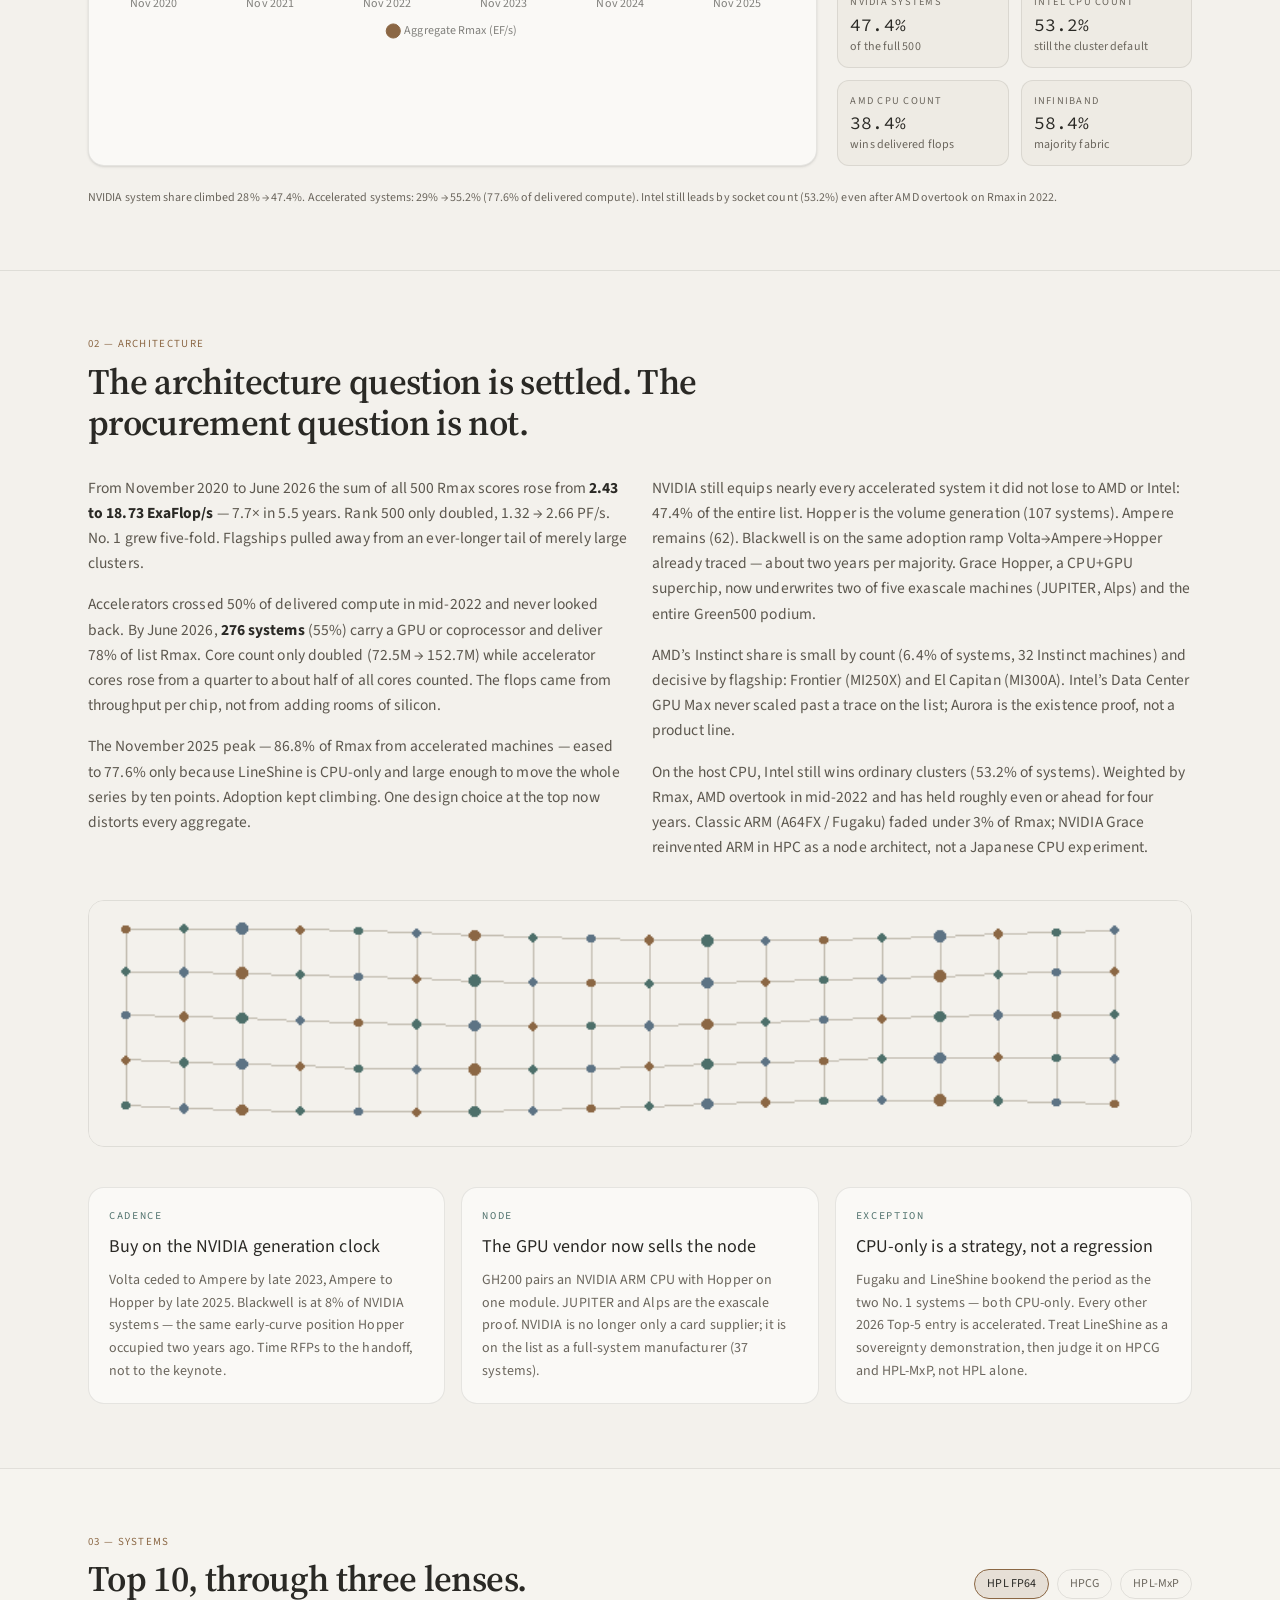
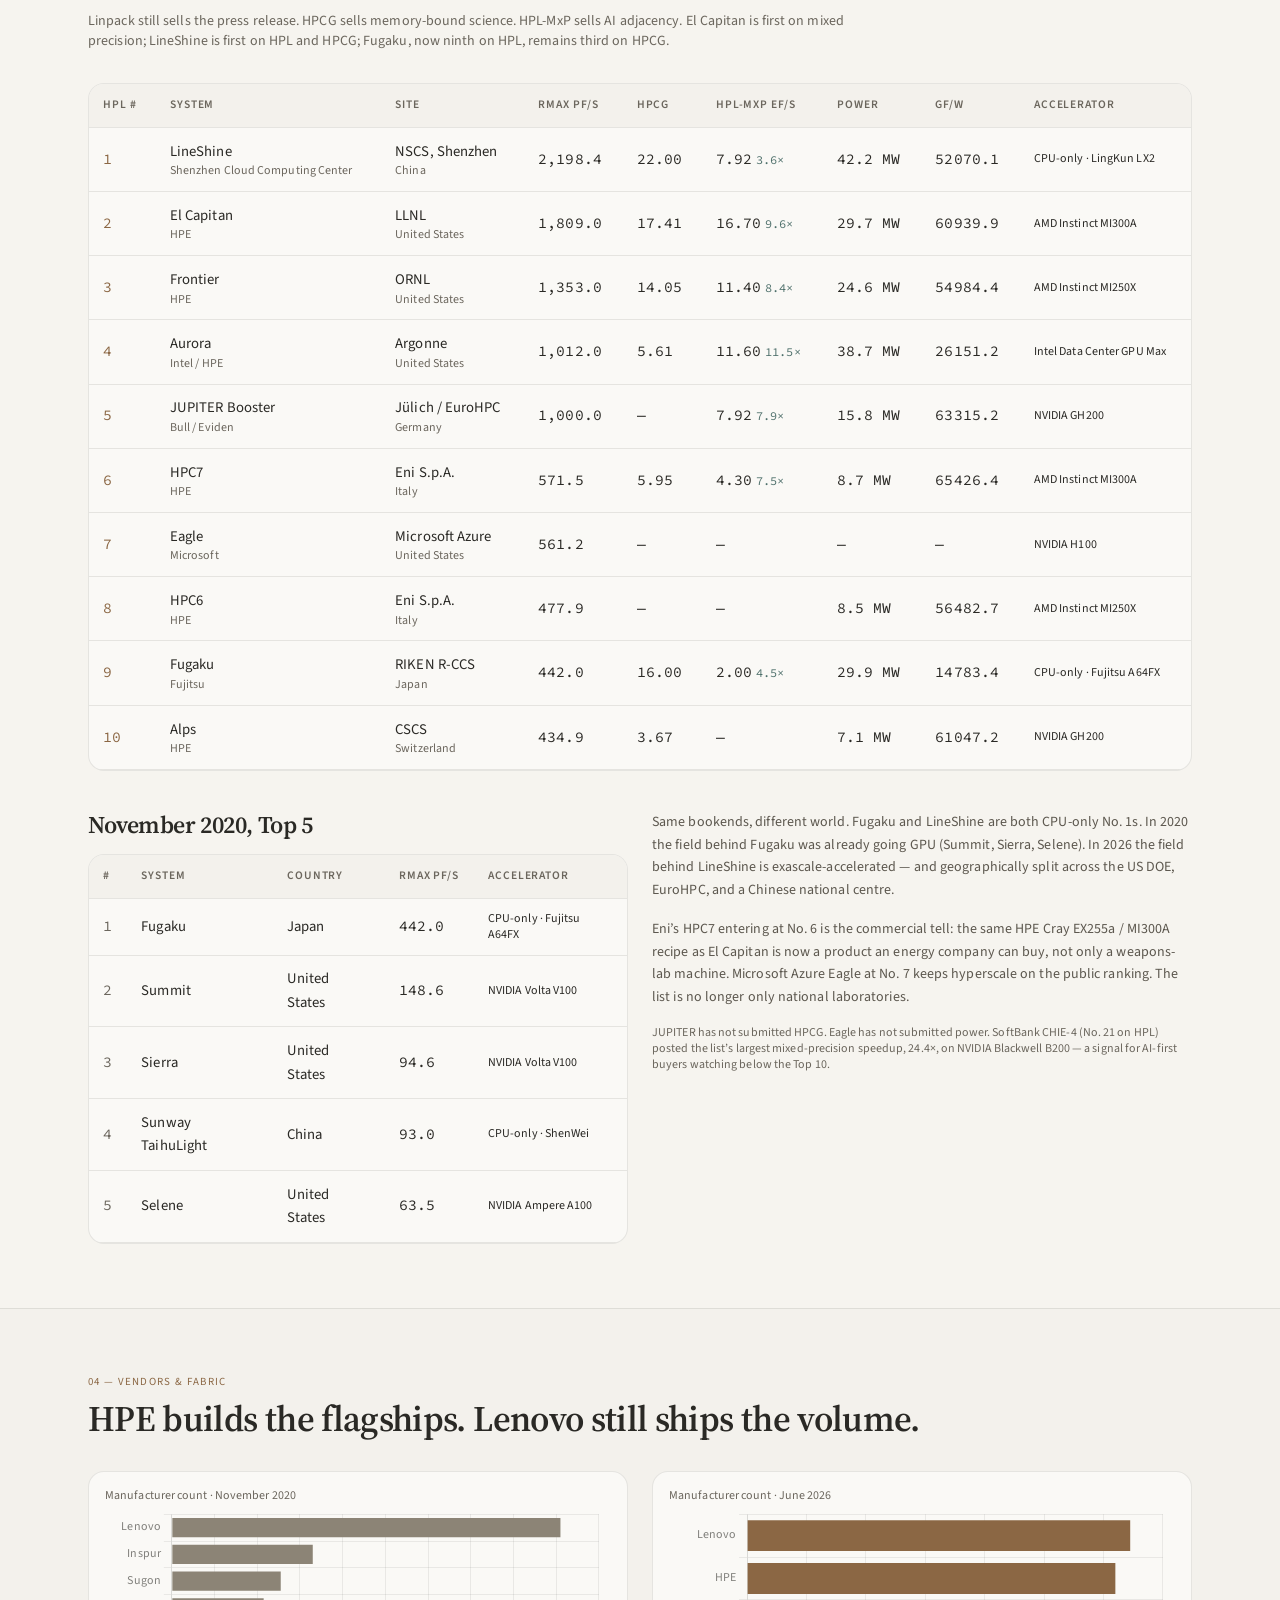
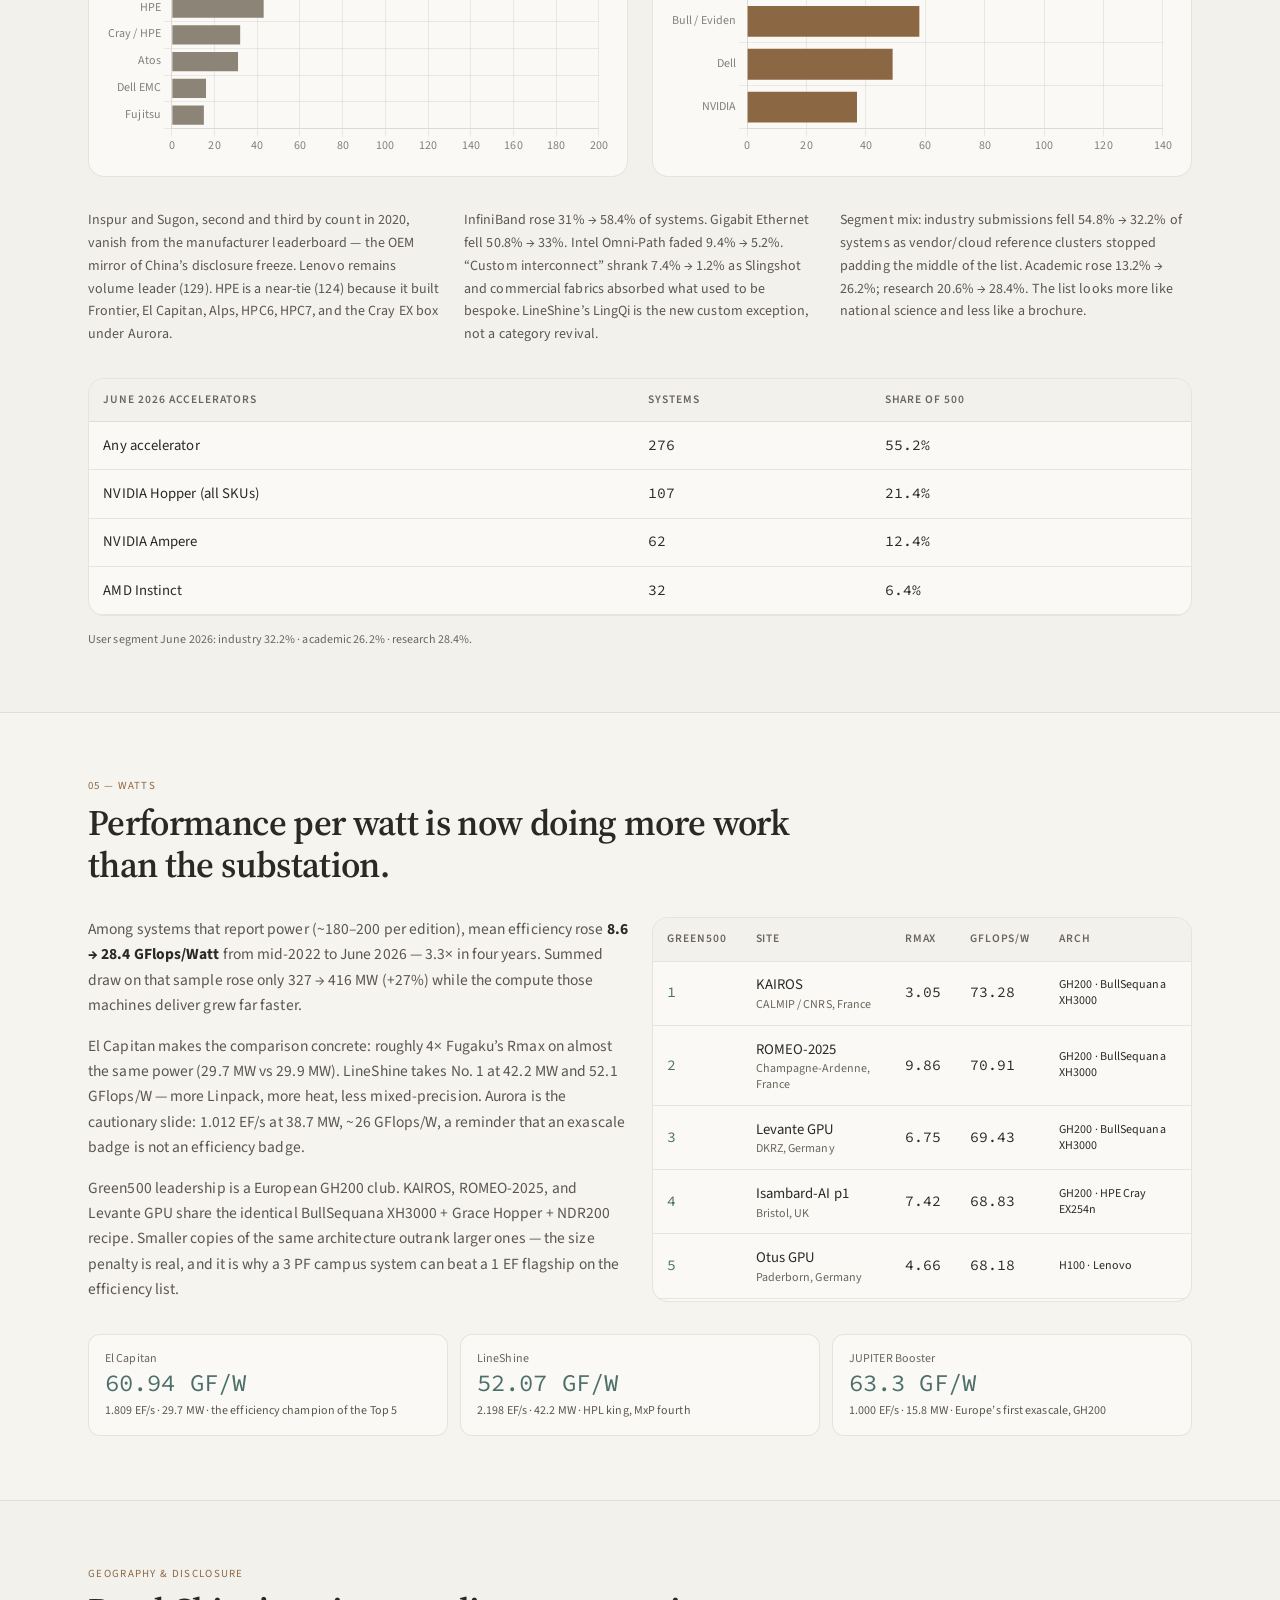
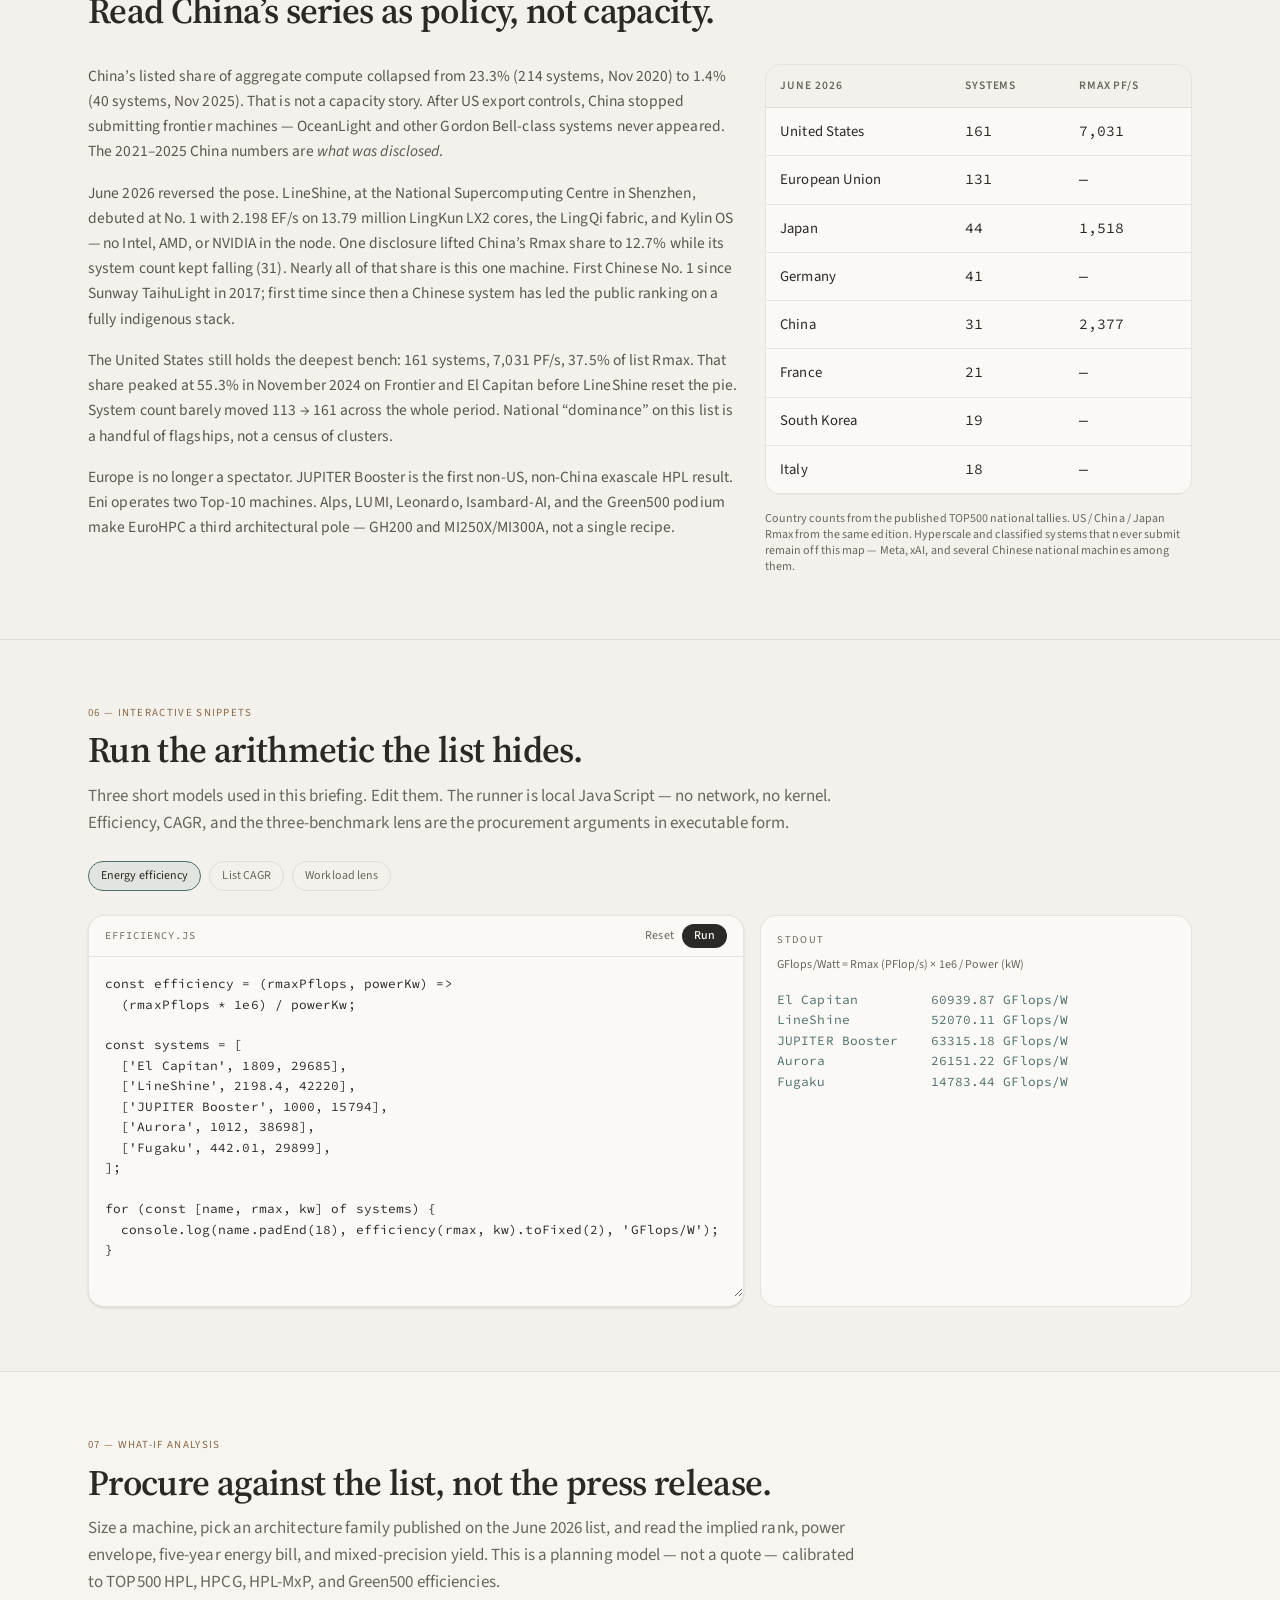
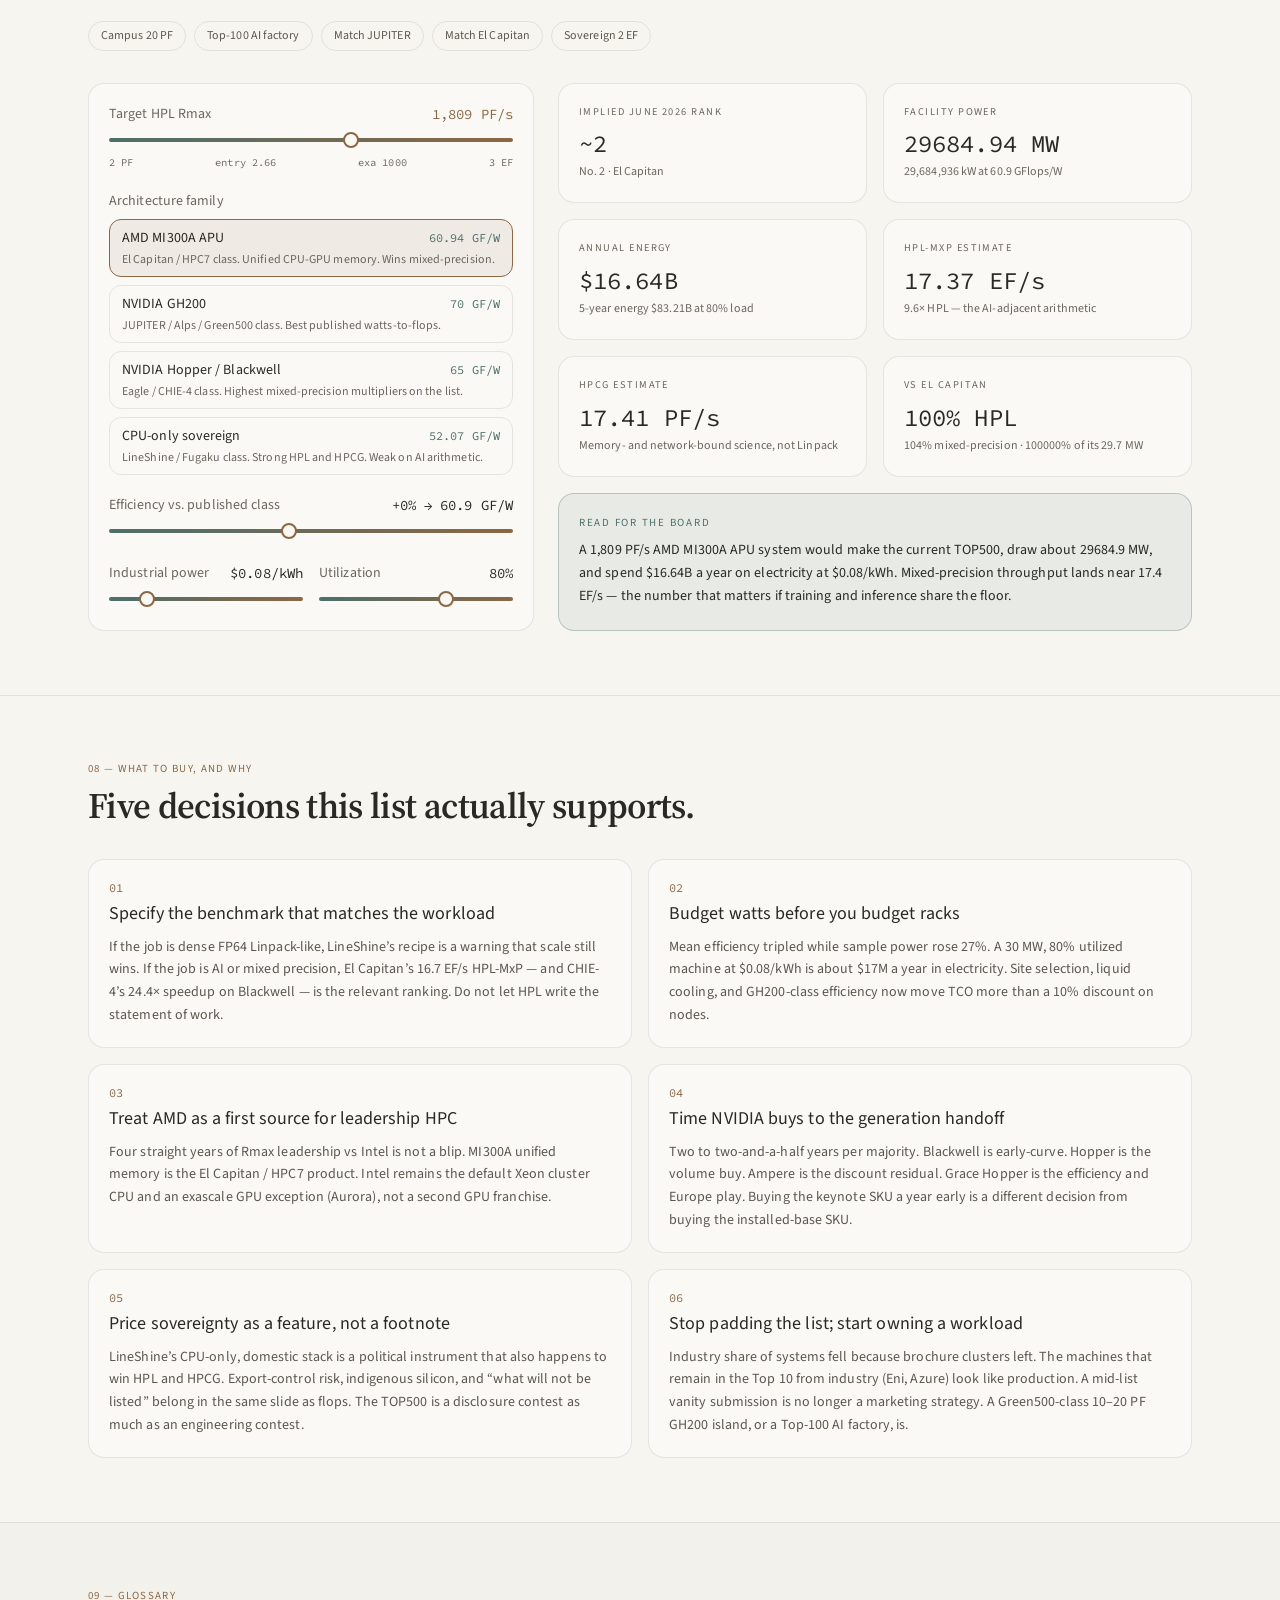
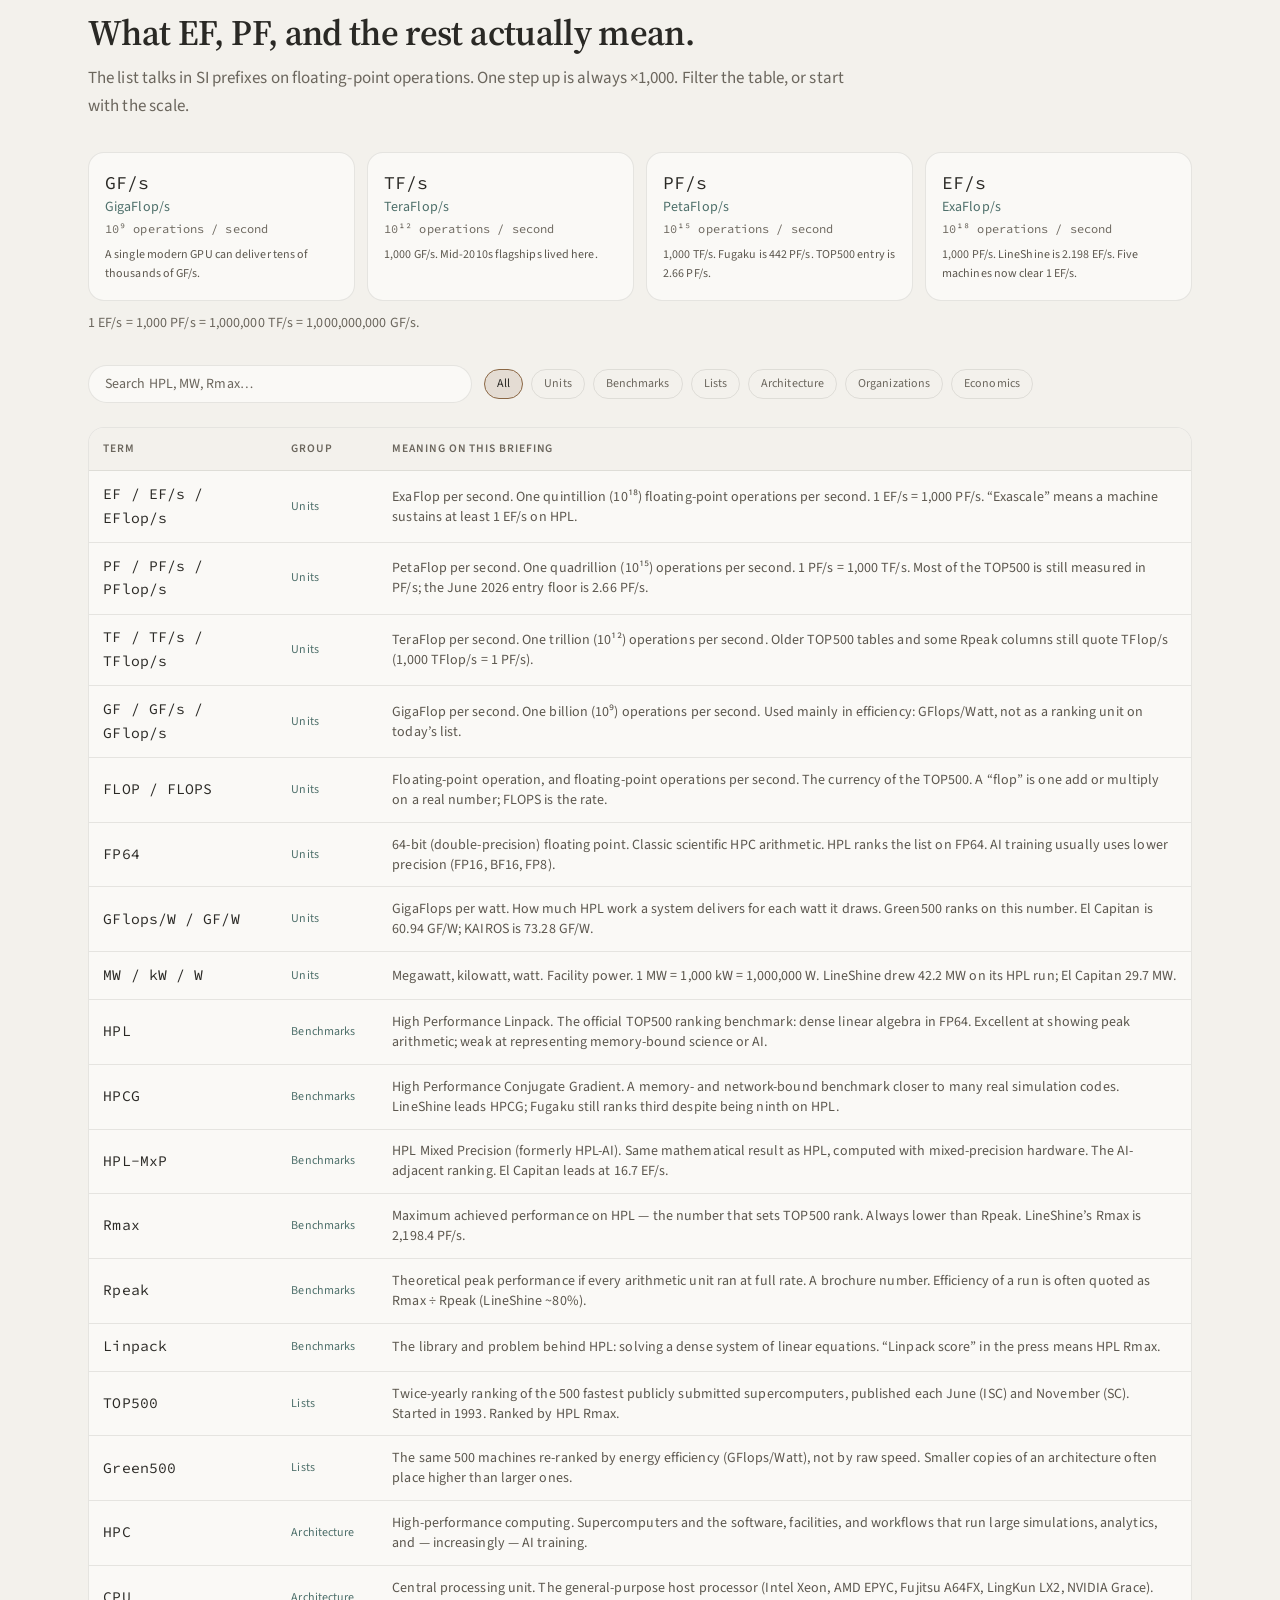
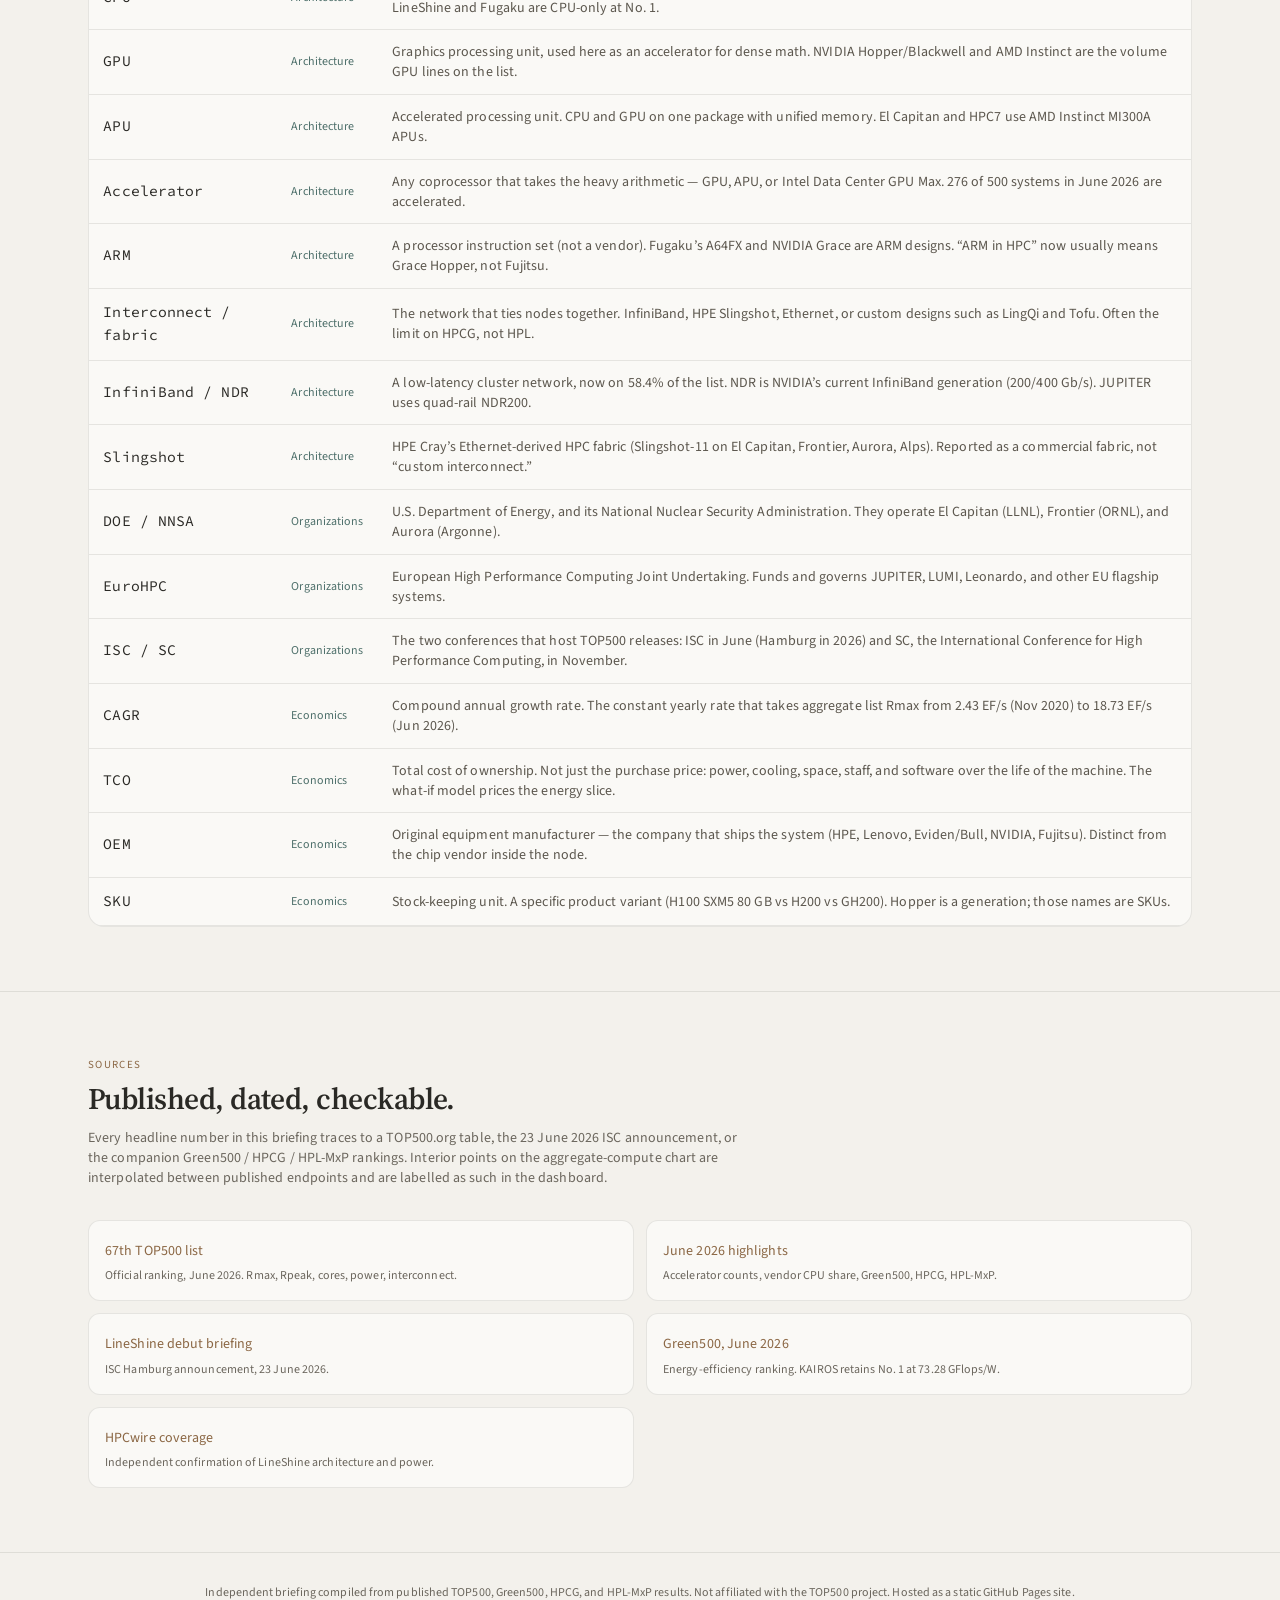
<file: super-computing/index.html>
<!doctype html>
<html lang="en">
  <head>
    <meta charset="UTF-8" />
    <link rel="icon" type="image/svg+xml" href="./favicon.svg" />
    <meta name="viewport" content="width=device-width, initial-scale=1.0" />
    <meta
      name="description"
      content="Five years of TOP500 architecture, 2020–2026. An interactive briefing on exascale, accelerators, efficiency, and procurement — from Fugaku to LineShine."
    />
    <title>The Exascale Pivot · Five Years of TOP500</title>
    <link rel="preconnect" href="https://fonts.googleapis.com" />
    <link rel="preconnect" href="https://fonts.gstatic.com" crossorigin />
    <link
      href="https://fonts.googleapis.com/css2?family=Source+Code+Pro:wght@400;500;600&family=Source+Sans+3:ital,wght@0,400;0,500;0,600;0,700;1,400&family=Source+Serif+4:opsz,ital,wght@8..60,0,500;8..60,0,600;8..60,0,700;8..60,1,600&display=swap"
      rel="stylesheet"
    />
    <script type="module" crossorigin src="/super-computing/assets/index-BjF2RBaW.js"></script>
    <link rel="stylesheet" crossorigin href="/super-computing/assets/index-DSocXsyZ.css">
    <style>
      .mek-bar{display:flex;align-items:center;gap:10px;padding:8px 16px;border-bottom:1px solid rgba(42,41,37,.12);background:#f7f4ee;font-family:"Source Sans 3",sans-serif}
      .mek-bar a{color:#5c574e;text-decoration:none;font-size:11px;font-weight:600;letter-spacing:.12em;text-transform:uppercase}
      .mek-bar a:hover{color:#9f1239}
      .mek-bar svg{width:40px;height:40px;flex:none;filter:drop-shadow(0 0 4px rgb(244 63 94 / .4))}
      .mek-bar strong{font-family:"Source Serif 4",serif;font-size:1.05rem;font-weight:600;color:#2a2925}
    </style>
  </head>
  <body>
    <div class="mek-bar">
      <svg viewBox="0 0 40 40" fill="none" aria-hidden="true">
        <defs>
          <linearGradient id="eg" x1="4" y1="36" x2="36" y2="4"><stop offset="0" stop-color="#9f1239"/><stop offset="1" stop-color="#fb7185"/></linearGradient>
          <linearGradient id="eb" x1="8" y1="32" x2="8" y2="8"><stop offset="0" stop-color="#fdba74"/><stop offset="1" stop-color="#fff7ed"/></linearGradient>
        </defs>
        <rect width="40" height="40" rx="9" fill="url(#eg)"/>
        <rect x="7" y="22" width="6.5" height="11" rx="1.5" fill="url(#eb)" opacity=".75"/>
        <rect x="16.75" y="14" width="6.5" height="19" rx="1.5" fill="url(#eb)" opacity=".9"/>
        <rect x="26.5" y="8" width="6.5" height="25" rx="1.5" fill="#fff7ed"/>
        <circle cx="29.75" cy="8" r="2.1" fill="#facc15"/>
      </svg>
      <div>
        <a href="/">← Mekasone Home</a>
        <div><strong>The Exascale Pivot</strong></div>
      </div>
    </div>
    <div id="root"></div>
  </body>
</html>
</file>
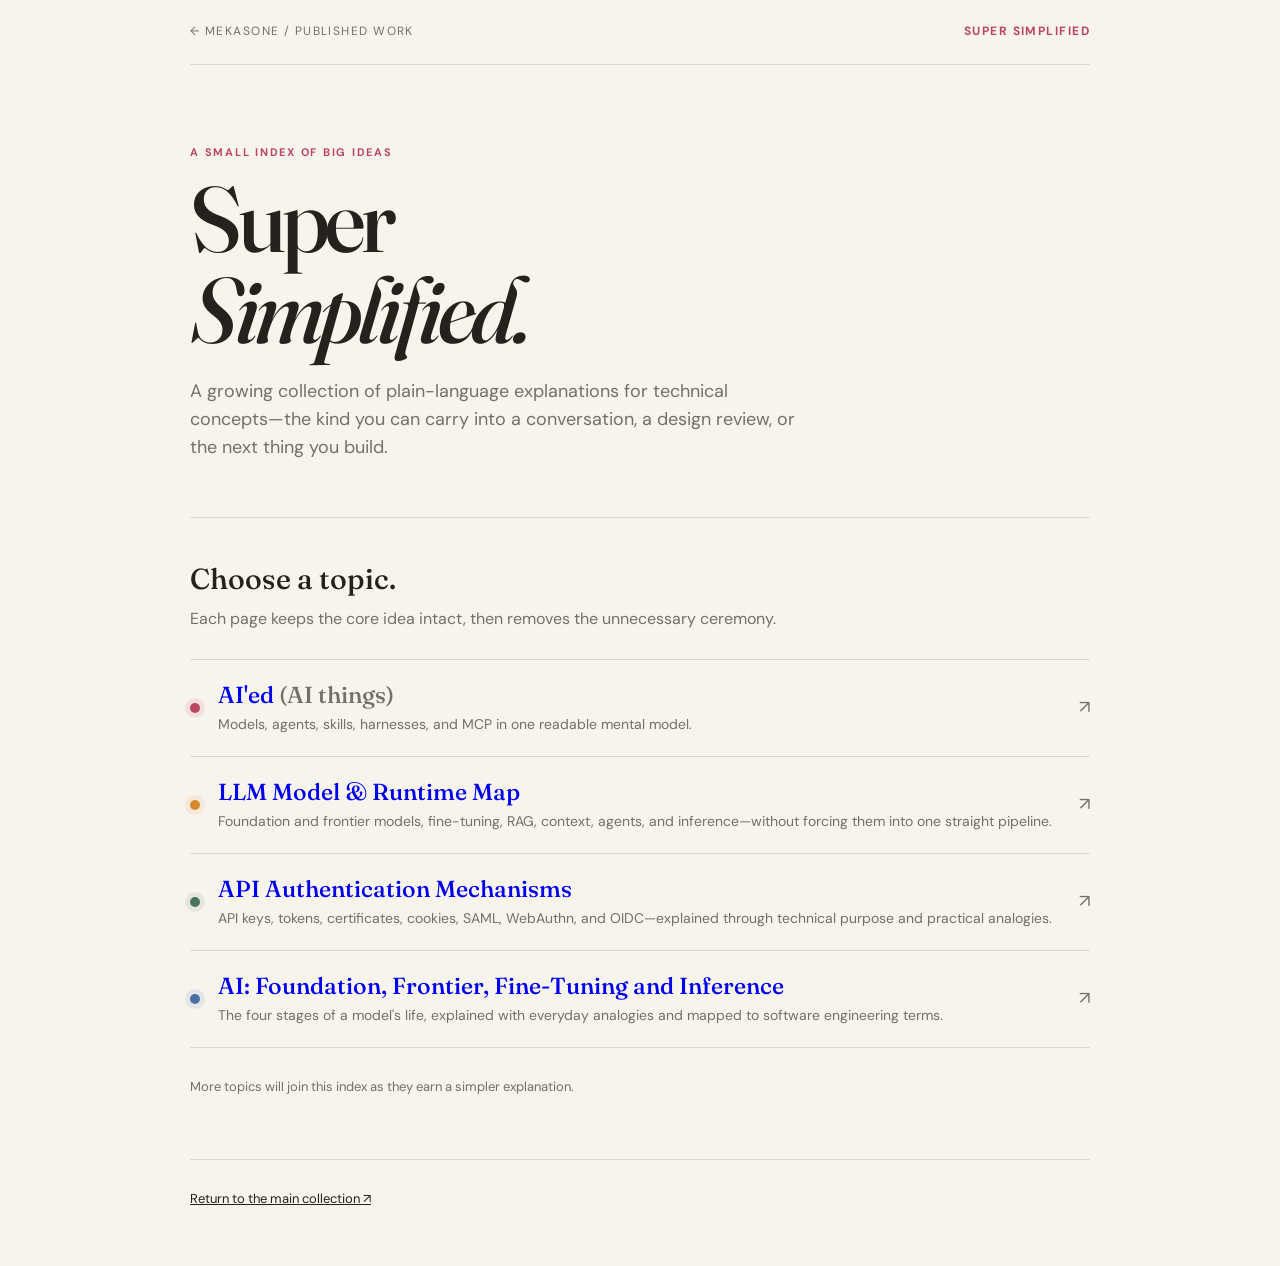
<file: super-simplified/index.html>
<!DOCTYPE html>
<html lang="en">
<head>
<meta charset="UTF-8">
<meta name="viewport" content="width=device-width, initial-scale=1.0">
<title>Super Simplified — Mekasone</title>
<link rel="preconnect" href="https://fonts.googleapis.com"><link rel="preconnect" href="https://fonts.gstatic.com" crossorigin>
<link href="https://fonts.googleapis.com/css2?family=DM+Sans:wght@400;500;600;700&family=Fraunces:opsz,wght@9..144,400;9..144,500;9..144,600&display=swap" rel="stylesheet">
<style>
:root{--paper:#f7f4ee;--ink:#25221d;--muted:#756f65;--line:#ded8cd;--rose:#bd4560;--gold:#d58b2b;--green:#48735e;--panel:#fffdf8}*{box-sizing:border-box;margin:0;padding:0}body{background:var(--paper);color:var(--ink);font:16px/1.65 'DM Sans',system-ui,sans-serif}.wrap{width:min(900px,calc(100% - 40px));margin:0 auto}.top{display:flex;justify-content:space-between;align-items:center;padding:22px 0;border-bottom:1px solid var(--line);font-size:12px;letter-spacing:.12em;text-transform:uppercase}.top a{text-decoration:none;color:var(--muted)}.top .mark{color:var(--rose);font-weight:700}.hero{padding:78px 0 56px;border-bottom:1px solid var(--line)}.eyebrow{color:var(--rose);font-size:11px;font-weight:700;letter-spacing:.16em;text-transform:uppercase}.hero h1{margin-top:13px;font:500 clamp(2.8rem,8vw,5.8rem)/.98 Fraunces,serif;letter-spacing:-.045em}.hero p:not(.eyebrow){max-width:620px;margin-top:22px;color:var(--muted);font-size:18px;line-height:1.55}.section{padding:44px 0;border-bottom:1px solid var(--line)}.section h2{font:500 1.8rem/1.15 Fraunces,serif}.section>p{max-width:650px;margin-top:10px;color:var(--muted)}.topic-list{display:grid;gap:0;margin-top:27px}.topic{display:grid;grid-template-columns:10px minmax(0,1fr) auto;gap:18px;align-items:center;padding:22px 0;border-top:1px solid var(--line);text-decoration:none}.topic:last-child{border-bottom:1px solid var(--line)}.topic-dot{width:10px;height:10px;border-radius:50%;background:var(--gold);box-shadow:0 0 0 5px #d58b2b1c}.topic:nth-child(1) .topic-dot{background:var(--rose);box-shadow:0 0 0 5px #bd45601c}.topic:nth-child(3) .topic-dot{background:var(--green);box-shadow:0 0 0 5px #48735e1c}.topic:nth-child(4) .topic-dot{background:#4a6fa5;box-shadow:0 0 0 5px #4a6fa51c}.topic h3{font:500 1.45rem/1.15 Fraunces,serif}.topic p{margin-top:5px;color:var(--muted);font-size:14px;line-height:1.45}.topic .arrow{color:var(--muted);font-size:18px;transition:color .16s,transform .16s}.topic:hover h3,.topic:hover .arrow{color:var(--rose)}.topic:hover .arrow{transform:translateX(3px)}.note{padding:18px 0;color:var(--muted);font-size:13px}.footer{padding:28px 0 56px;color:var(--muted);font-size:13px}.footer a{color:var(--ink)}@media(max-width:620px){.wrap{width:min(100% - 28px,900px)}.hero{padding:54px 0 42px}.topic{grid-template-columns:10px minmax(0,1fr) auto;gap:13px}.topic h3{font-size:1.25rem}}
</style>
</head>
<body><div class="wrap"><header class="top"><a href="/">← Mekasone / Published Work</a><span class="mark">Super Simplified</span></header><main><section class="hero"><p class="eyebrow">A small index of big ideas</p><h1>Super<br><em>Simplified.</em></h1><p>A growing collection of plain-language explanations for technical concepts—the kind you can carry into a conversation, a design review, or the next thing you build.</p></section><section class="section"><h2>Choose a topic.</h2><p>Each page keeps the core idea intact, then removes the unnecessary ceremony.</p><div class="topic-list"><a class="topic" href="/super-simplified/ai-ed/"><span class="topic-dot" aria-hidden="true"></span><div><h3>AI'ed <span style="color:var(--muted)">(AI things)</span></h3><p>Models, agents, skills, harnesses, and MCP in one readable mental model.</p></div><span class="arrow">↗</span></a><a class="topic" href="/super-simplified/llm-model-runtime-map/"><span class="topic-dot" aria-hidden="true"></span><div><h3>LLM Model &amp; Runtime Map</h3><p>Foundation and frontier models, fine-tuning, RAG, context, agents, and inference—without forcing them into one straight pipeline.</p></div><span class="arrow">↗</span></a><a class="topic" href="/super-simplified/api-authentication-mechanisms/"><span class="topic-dot" aria-hidden="true"></span><div><h3>API Authentication Mechanisms</h3><p>API keys, tokens, certificates, cookies, SAML, WebAuthn, and OIDC—explained through technical purpose and practical analogies.</p></div><span class="arrow">↗</span></a><a class="topic" href="/super-simplified/ai-foundation-frontier/"><span class="topic-dot" aria-hidden="true"></span><div><h3>AI: Foundation, Frontier, Fine-Tuning and Inference</h3><p>The four stages of a model's life, explained with everyday analogies and mapped to software engineering terms.</p></div><span class="arrow">↗</span></a></div><p class="note">More topics will join this index as they earn a simpler explanation.</p></section></main><footer class="footer"><a href="/">Return to the main collection ↗</a></footer></div></body></html>
</file>
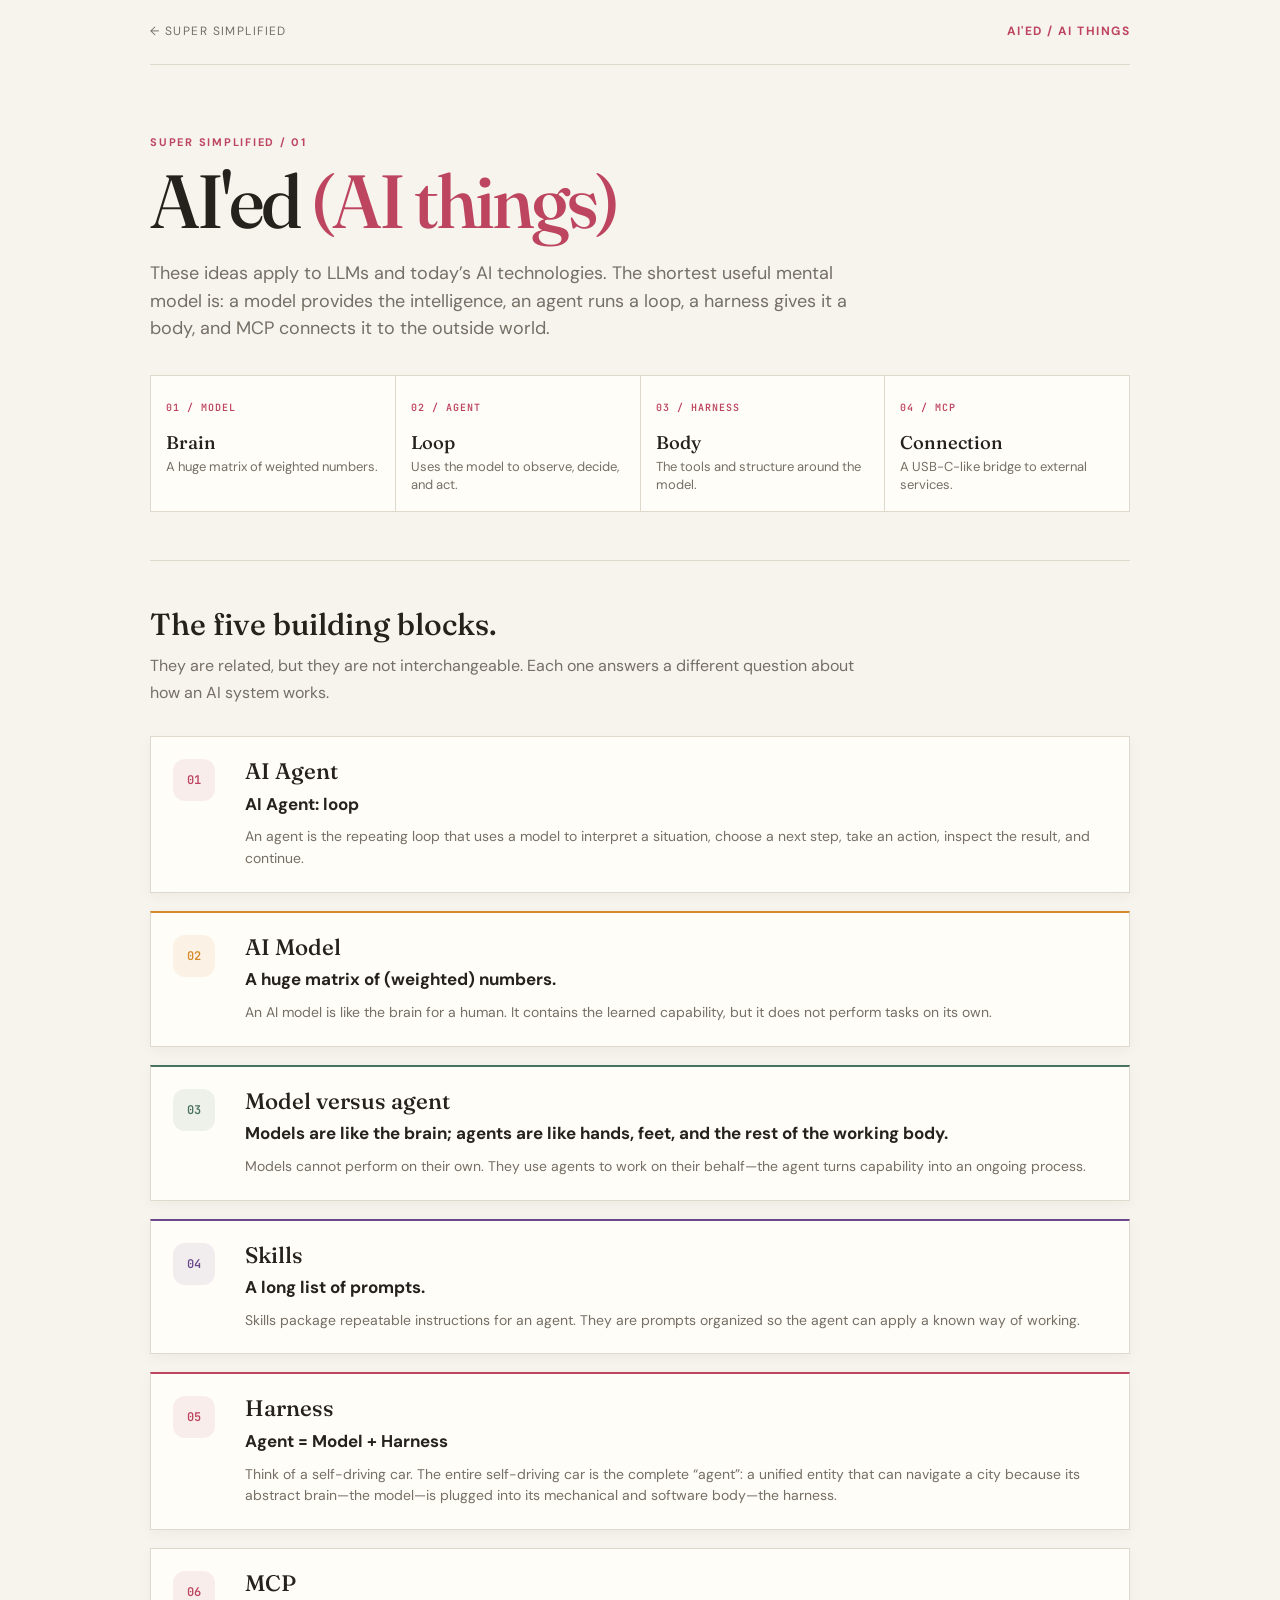
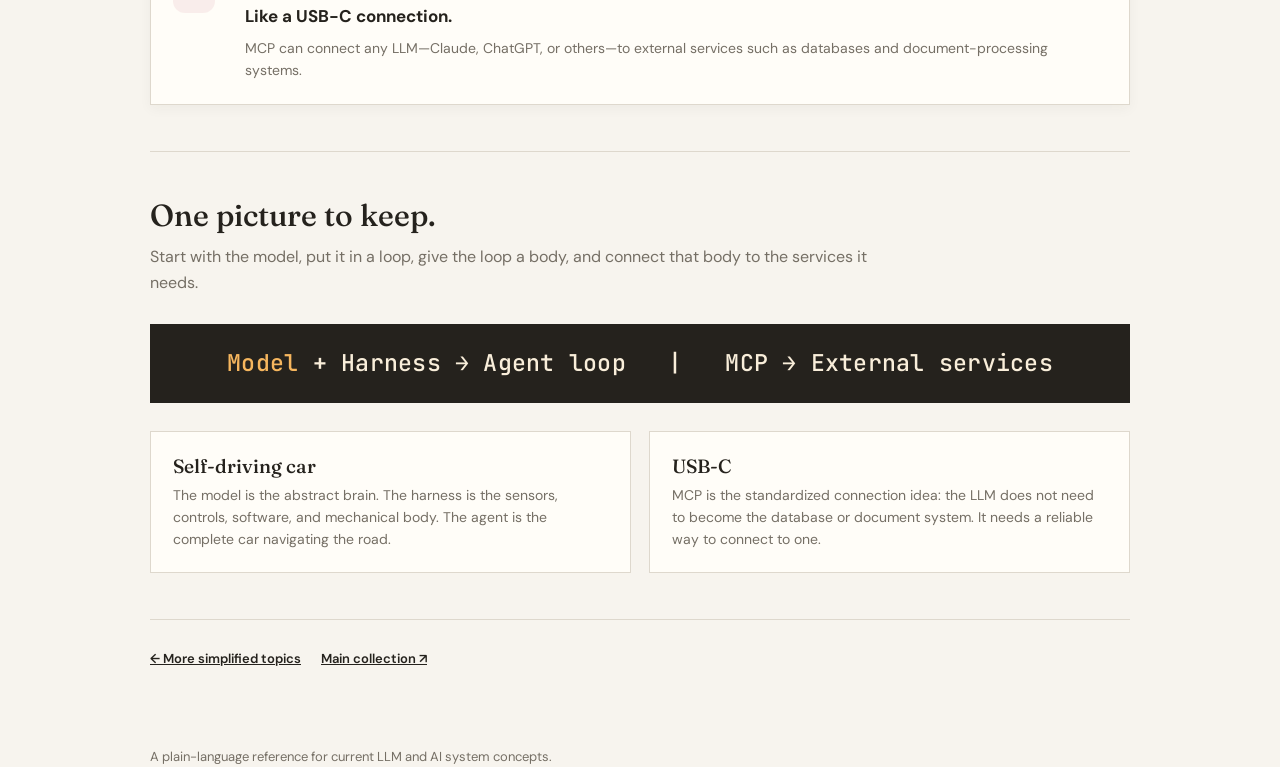
<file: super-simplified/ai-ed/index.html>
<!DOCTYPE html>
<html lang="en">
<head>
<meta charset="UTF-8"><meta name="viewport" content="width=device-width, initial-scale=1.0">
<title>AI'ed (AI things) — Super Simplified</title>
<link rel="preconnect" href="https://fonts.googleapis.com"><link rel="preconnect" href="https://fonts.gstatic.com" crossorigin>
<link href="https://fonts.googleapis.com/css2?family=DM+Sans:wght@400;500;600;700&family=Fraunces:opsz,wght@9..144,400;9..144,500;9..144,600&family=JetBrains+Mono:wght@400;500;600&display=swap" rel="stylesheet">
<style>
:root{--paper:#f7f4ee;--ink:#25221d;--muted:#756f65;--line:#ded8cd;--rose:#bd4560;--gold:#d58b2b;--green:#48735e;--plum:#6b4a8b;--panel:#fffdf8;--code:#25221d}*{box-sizing:border-box;margin:0;padding:0}html{scroll-behavior:smooth}body{background:var(--paper);color:var(--ink);font:16px/1.65 'DM Sans',system-ui,sans-serif}.wrap{width:min(980px,calc(100% - 40px));margin:0 auto}.top{display:flex;justify-content:space-between;align-items:center;padding:22px 0;border-bottom:1px solid var(--line);font-size:12px;letter-spacing:.12em;text-transform:uppercase}.top a{text-decoration:none;color:var(--muted)}.top .mark{color:var(--rose);font-weight:700}.hero{padding:68px 0 48px;border-bottom:1px solid var(--line)}.eyebrow{color:var(--rose);font-size:11px;font-weight:700;letter-spacing:.16em;text-transform:uppercase}.hero h1{margin-top:12px;font:500 clamp(2.5rem,6vw,4.7rem)/1.02 Fraunces,serif;letter-spacing:-.04em}.hero h1 em{color:var(--rose);font-style:normal}.hero .lead{max-width:700px;margin-top:20px;color:var(--muted);font-size:18px;line-height:1.55}.model{display:grid;grid-template-columns:repeat(4,1fr);gap:1px;margin-top:32px;background:var(--line);border:1px solid var(--line)}.model-step{min-height:126px;padding:17px 15px;background:var(--panel)}.model-step .num{color:var(--rose);font:600 10px 'JetBrains Mono',monospace;letter-spacing:.1em}.model-step h3{margin-top:12px;font:500 1.15rem/1.15 Fraunces,serif}.model-step p{margin-top:5px;color:var(--muted);font-size:13px;line-height:1.4}.section{padding:46px 0;border-bottom:1px solid var(--line)}.section h2{font:500 1.9rem/1.15 Fraunces,serif}.section>p{max-width:720px;margin-top:11px;color:var(--muted)}.concepts{display:grid;gap:18px;margin-top:30px}.concept{display:grid;grid-template-columns:54px minmax(0,1fr);gap:18px;padding:22px;background:var(--panel);border:1px solid var(--line);box-shadow:0 4px 12px #2a23190b}.concept:nth-child(2){border-top:2px solid var(--gold)}.concept:nth-child(3){border-top:2px solid var(--green)}.concept:nth-child(4){border-top:2px solid var(--plum)}.concept:nth-child(5){border-top:2px solid var(--rose)}.badge{display:grid;place-items:center;width:42px;height:42px;border-radius:12px;background:#bd456016;color:var(--rose);font:600 12px 'JetBrains Mono',monospace}.concept:nth-child(2) .badge{background:#d58b2b18;color:var(--gold)}.concept:nth-child(3) .badge{background:#48735e18;color:var(--green)}.concept:nth-child(4) .badge{background:#6b4a8b18;color:var(--plum)}.concept h3{font:500 1.4rem/1.15 Fraunces,serif}.concept .definition{margin-top:7px;font-size:17px;line-height:1.5}.concept .explain{margin-top:9px;color:var(--muted);font-size:14px;line-height:1.55}.equation{margin-top:28px;padding:22px 24px;background:var(--code);color:#f9eeda;text-align:center;font:500 clamp(1rem,3vw,1.45rem)/1.5 'JetBrains Mono',monospace;letter-spacing:.01em}.equation .accent{color:#f6b65e}.analogy{display:grid;grid-template-columns:1fr 1fr;gap:18px;margin-top:28px}.analogy-card{padding:22px;background:var(--panel);border:1px solid var(--line)}.analogy-card h3{font:500 1.2rem Fraunces,serif}.analogy-card p{margin-top:7px;color:var(--muted);font-size:14px;line-height:1.55}.back-links{display:flex;gap:20px;flex-wrap:wrap;padding:28px 0 56px;font-size:13px}.back-links a{color:var(--ink);font-weight:600}.footer-note{padding:20px 0 0;color:var(--muted);font-size:13px}@media(max-width:680px){.wrap{width:min(100% - 28px,980px)}.hero{padding:52px 0 40px}.model{grid-template-columns:1fr 1fr}.concept{grid-template-columns:44px minmax(0,1fr);gap:13px;padding:18px}.badge{width:38px;height:38px}.analogy{grid-template-columns:1fr}.equation{padding:18px 12px;font-size:.9rem}}
</style>
</head>
<body><div class="wrap"><header class="top"><a href="/super-simplified/">← Super Simplified</a><span class="mark">AI'ed / AI things</span></header><main><section class="hero"><p class="eyebrow">Super Simplified / 01</p><h1>AI'ed <em>(AI things)</em></h1><p class="lead">These ideas apply to LLMs and today’s AI technologies. The shortest useful mental model is: a model provides the intelligence, an agent runs a loop, a harness gives it a body, and MCP connects it to the outside world.</p><div class="model"><div class="model-step"><span class="num">01 / MODEL</span><h3>Brain</h3><p>A huge matrix of weighted numbers.</p></div><div class="model-step"><span class="num">02 / AGENT</span><h3>Loop</h3><p>Uses the model to observe, decide, and act.</p></div><div class="model-step"><span class="num">03 / HARNESS</span><h3>Body</h3><p>The tools and structure around the model.</p></div><div class="model-step"><span class="num">04 / MCP</span><h3>Connection</h3><p>A USB-C-like bridge to external services.</p></div></div></section><section class="section"><h2>The five building blocks.</h2><p>They are related, but they are not interchangeable. Each one answers a different question about how an AI system works.</p><div class="concepts"><article class="concept"><div class="badge">01</div><div><h3>AI Agent</h3><p class="definition"><strong>AI Agent: loop</strong></p><p class="explain">An agent is the repeating loop that uses a model to interpret a situation, choose a next step, take an action, inspect the result, and continue.</p></div></article><article class="concept"><div class="badge">02</div><div><h3>AI Model</h3><p class="definition"><strong>A huge matrix of (weighted) numbers.</strong></p><p class="explain">An AI model is like the brain for a human. It contains the learned capability, but it does not perform tasks on its own.</p></div></article><article class="concept"><div class="badge">03</div><div><h3>Model versus agent</h3><p class="definition"><strong>Models are like the brain; agents are like hands, feet, and the rest of the working body.</strong></p><p class="explain">Models cannot perform on their own. They use agents to work on their behalf—the agent turns capability into an ongoing process.</p></div></article><article class="concept"><div class="badge">04</div><div><h3>Skills</h3><p class="definition"><strong>A long list of prompts.</strong></p><p class="explain">Skills package repeatable instructions for an agent. They are prompts organized so the agent can apply a known way of working.</p></div></article><article class="concept"><div class="badge">05</div><div><h3>Harness</h3><p class="definition"><strong>Agent = Model + Harness</strong></p><p class="explain">Think of a self-driving car. The entire self-driving car is the complete “agent”: a unified entity that can navigate a city because its abstract brain—the model—is plugged into its mechanical and software body—the harness.</p></div></article><article class="concept"><div class="badge">06</div><div><h3>MCP</h3><p class="definition"><strong>Like a USB-C connection.</strong></p><p class="explain">MCP can connect any LLM—Claude, ChatGPT, or others—to external services such as databases and document-processing systems.</p></div></article></div></section><section class="section"><h2>One picture to keep.</h2><p>Start with the model, put it in a loop, give the loop a body, and connect that body to the services it needs.</p><div class="equation"><span class="accent">Model</span> + Harness → Agent loop &nbsp; | &nbsp; MCP → External services</div><div class="analogy"><div class="analogy-card"><h3>Self-driving car</h3><p>The model is the abstract brain. The harness is the sensors, controls, software, and mechanical body. The agent is the complete car navigating the road.</p></div><div class="analogy-card"><h3>USB-C</h3><p>MCP is the standardized connection idea: the LLM does not need to become the database or document system. It needs a reliable way to connect to one.</p></div></div></section></main><div class="back-links"><a href="/super-simplified/">← More simplified topics</a><a href="/">Main collection ↗</a></div><p class="footer-note">A plain-language reference for current LLM and AI system concepts.</p></div></body></html>
</file>
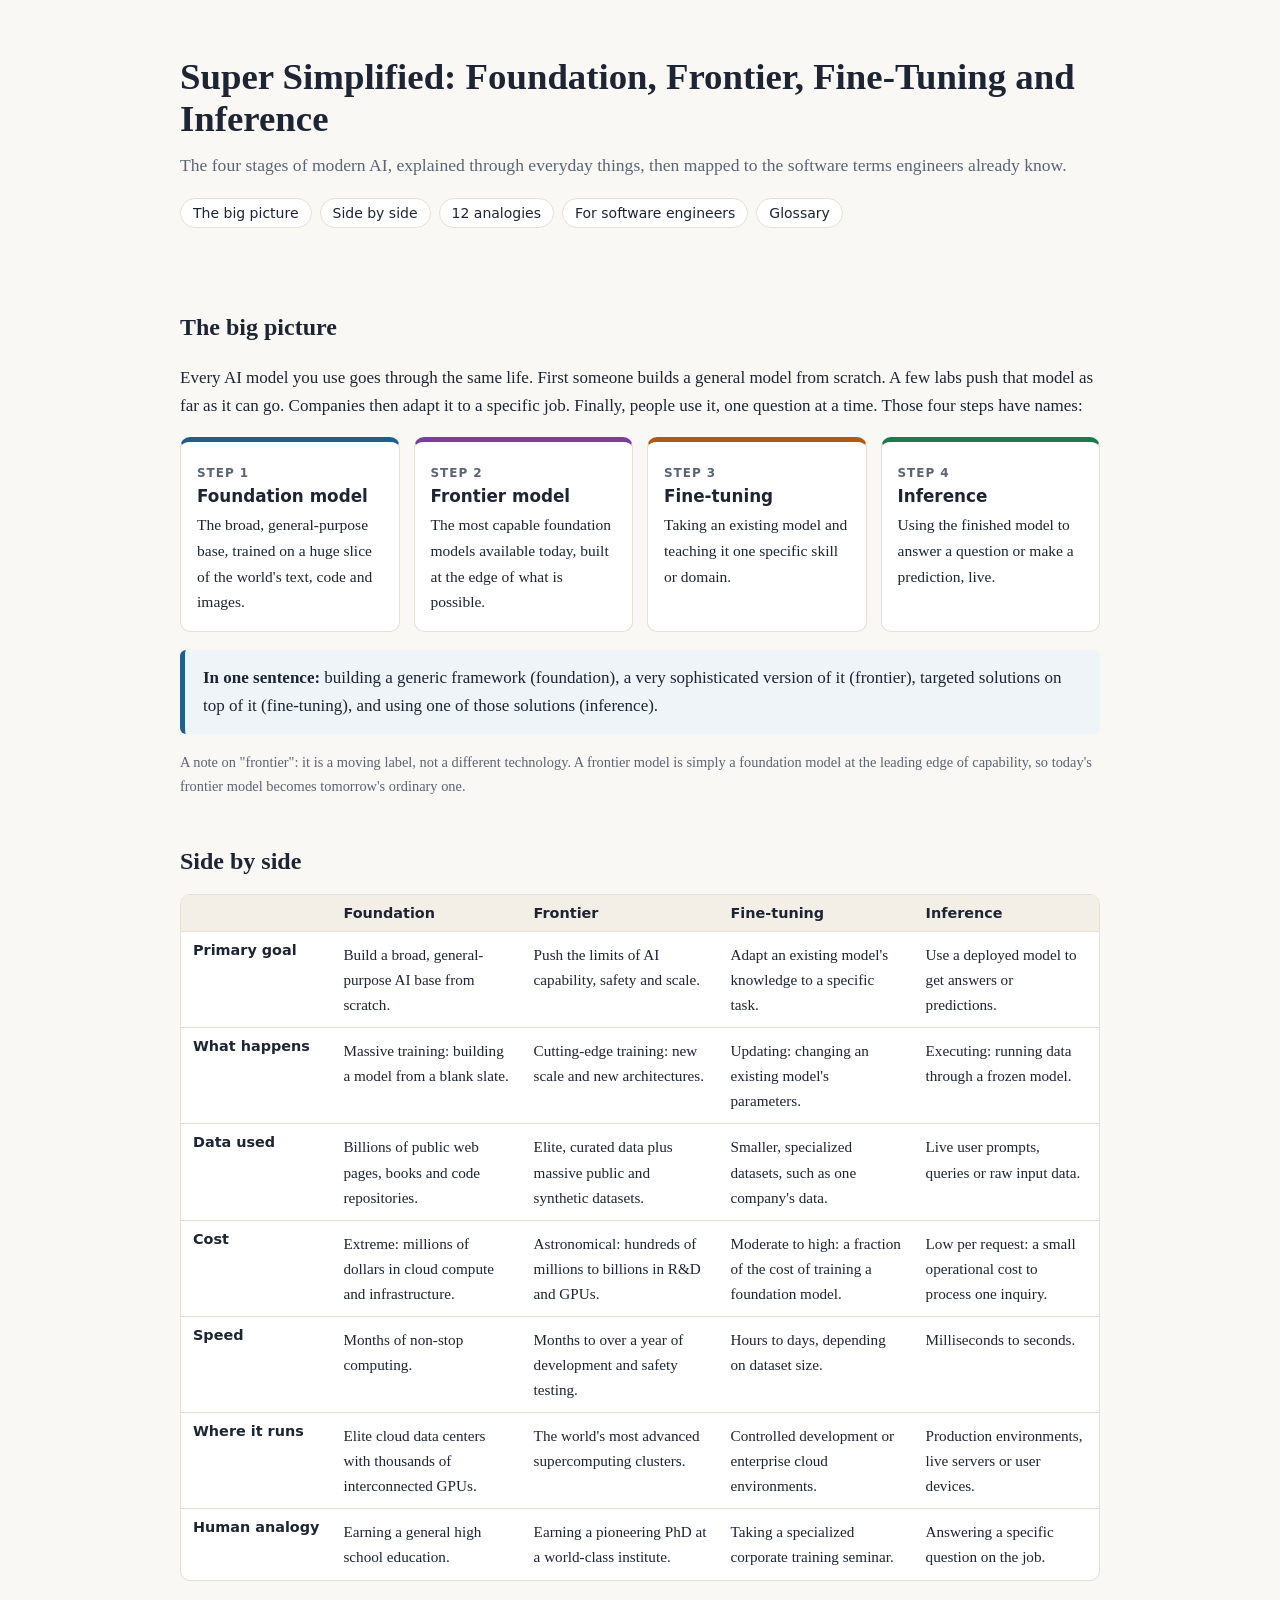
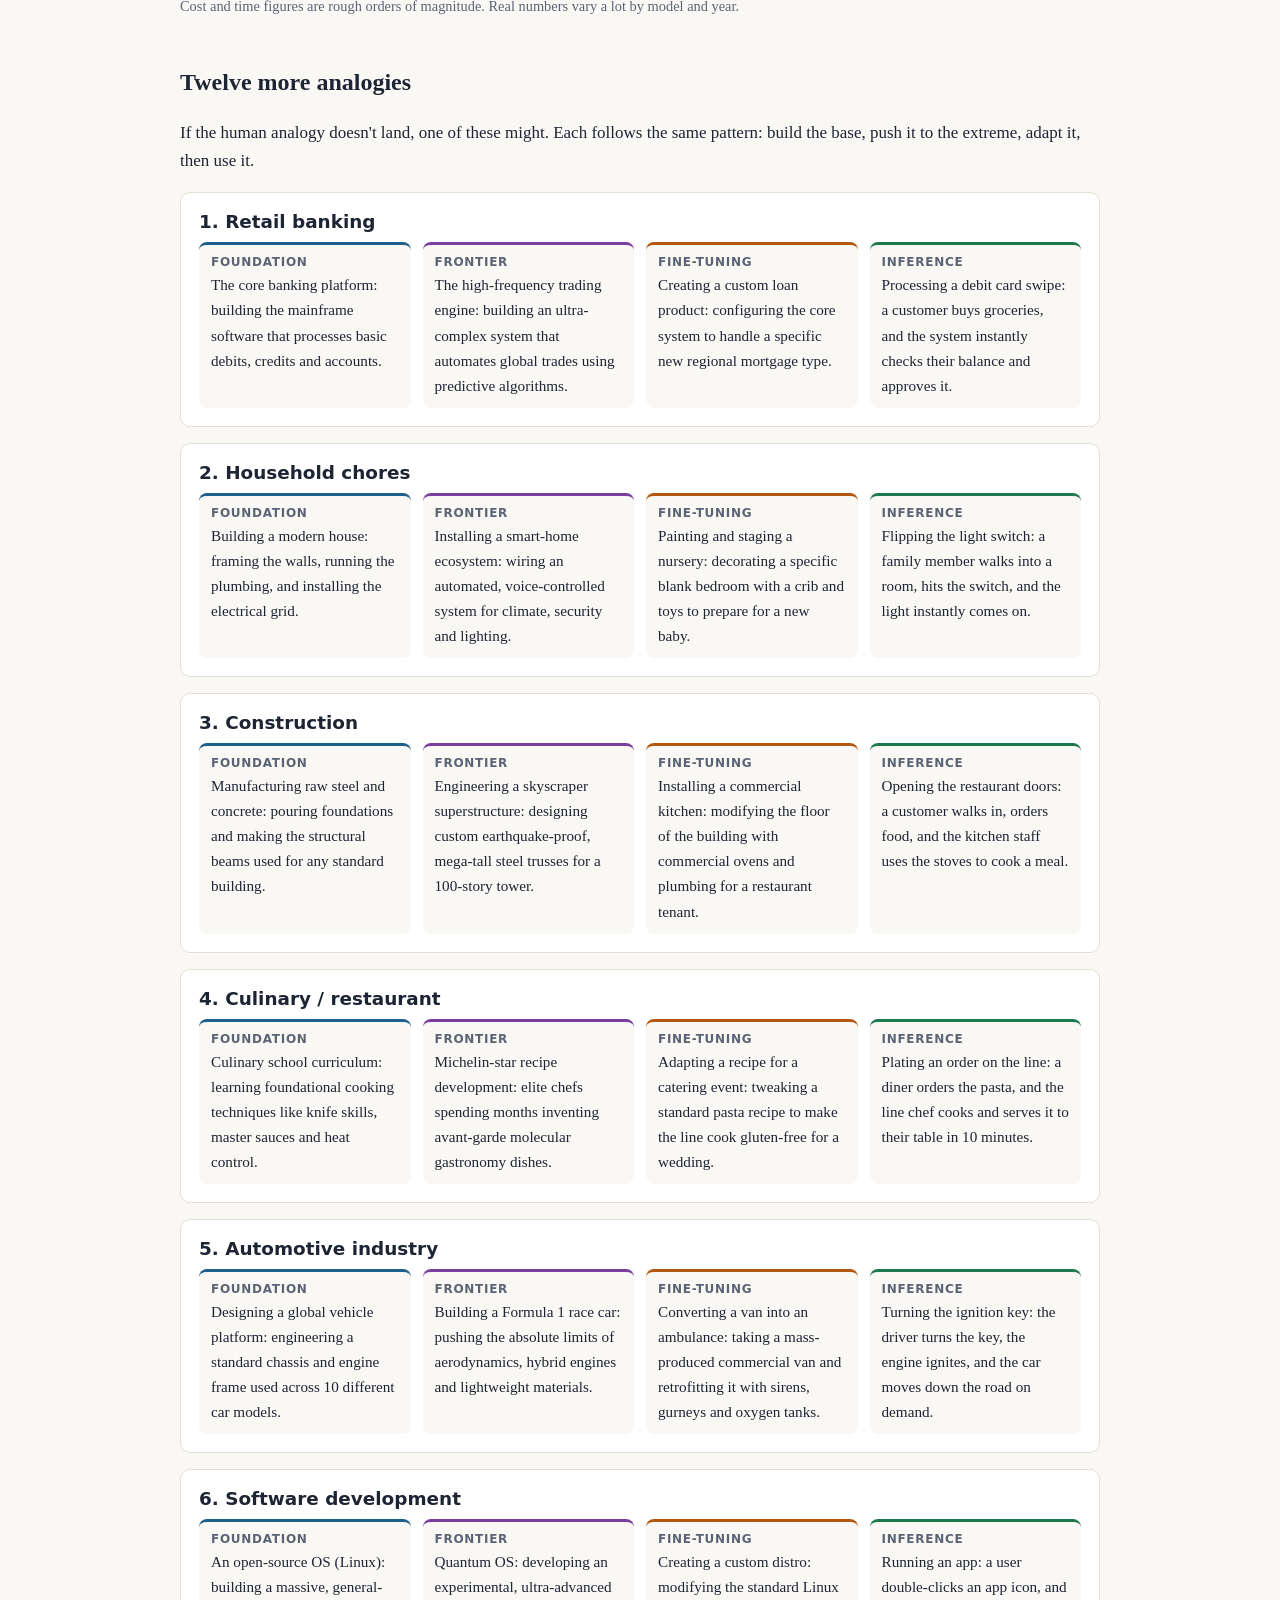
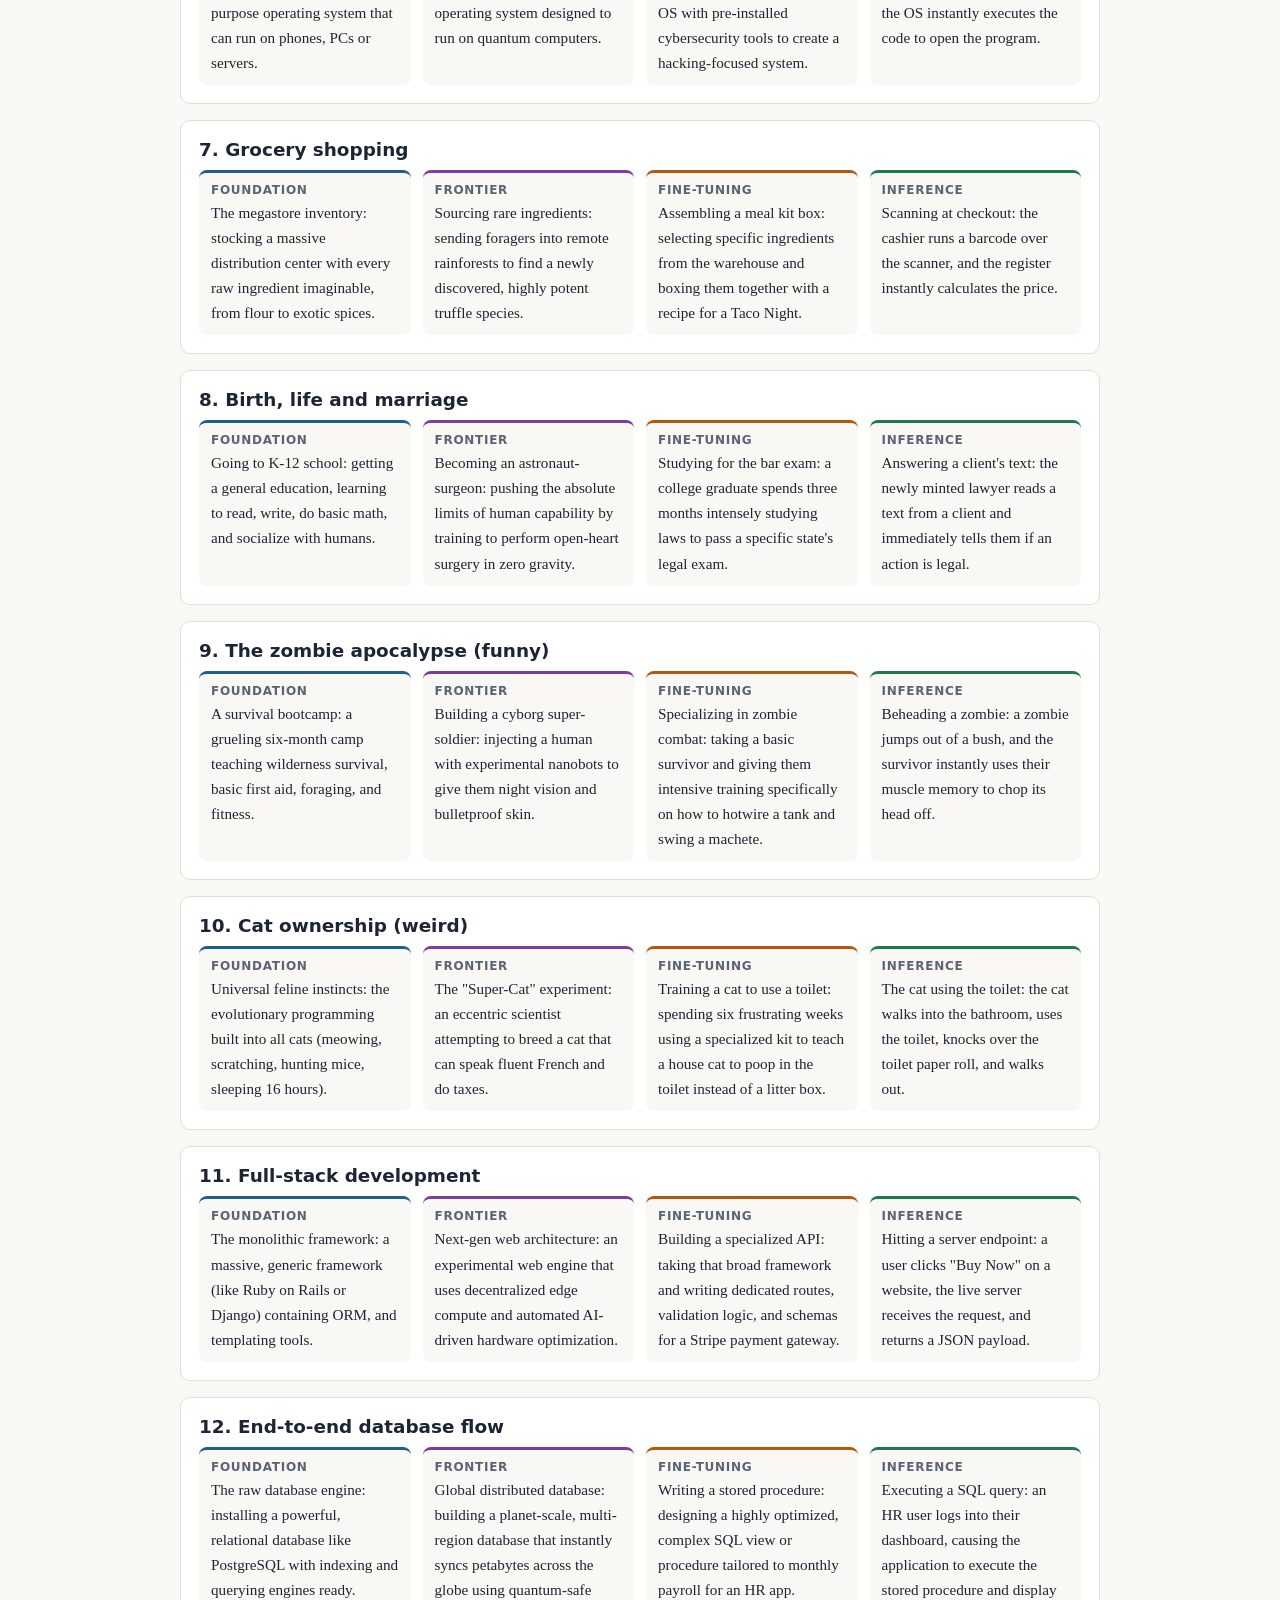
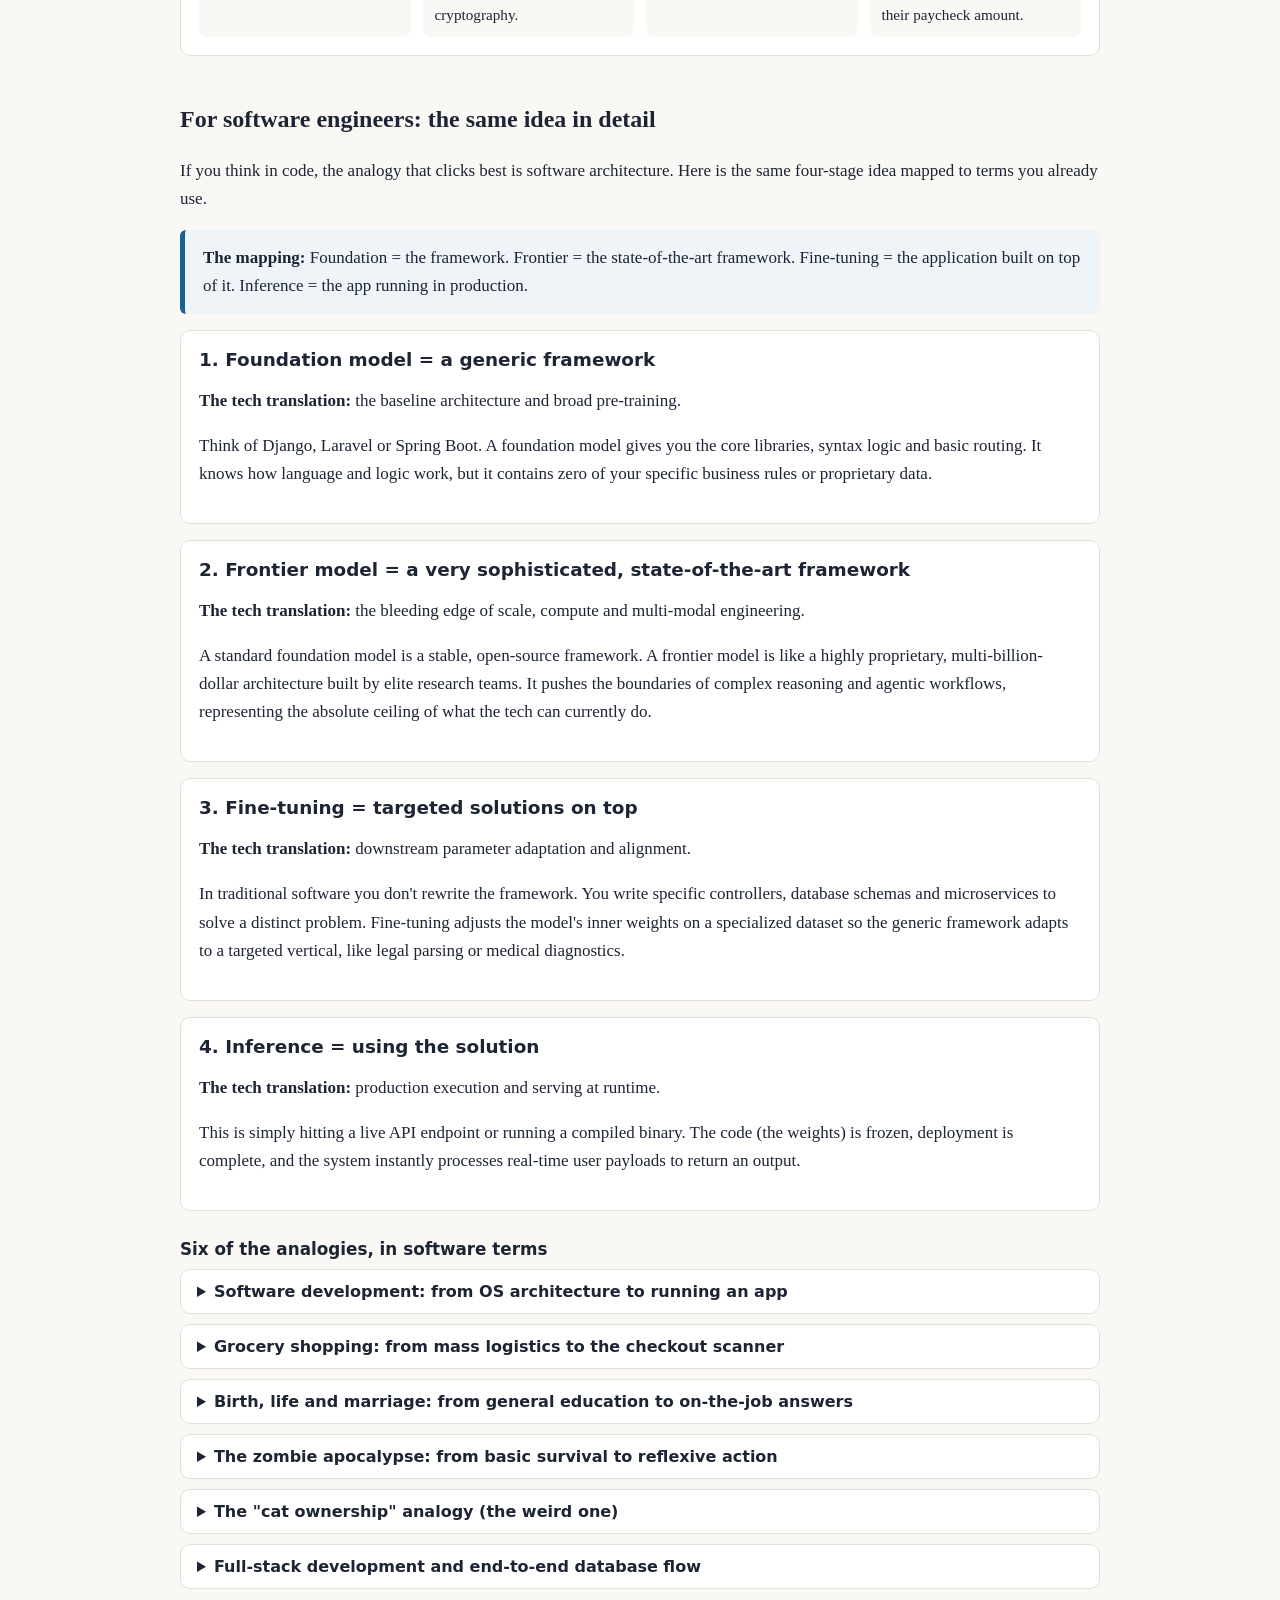
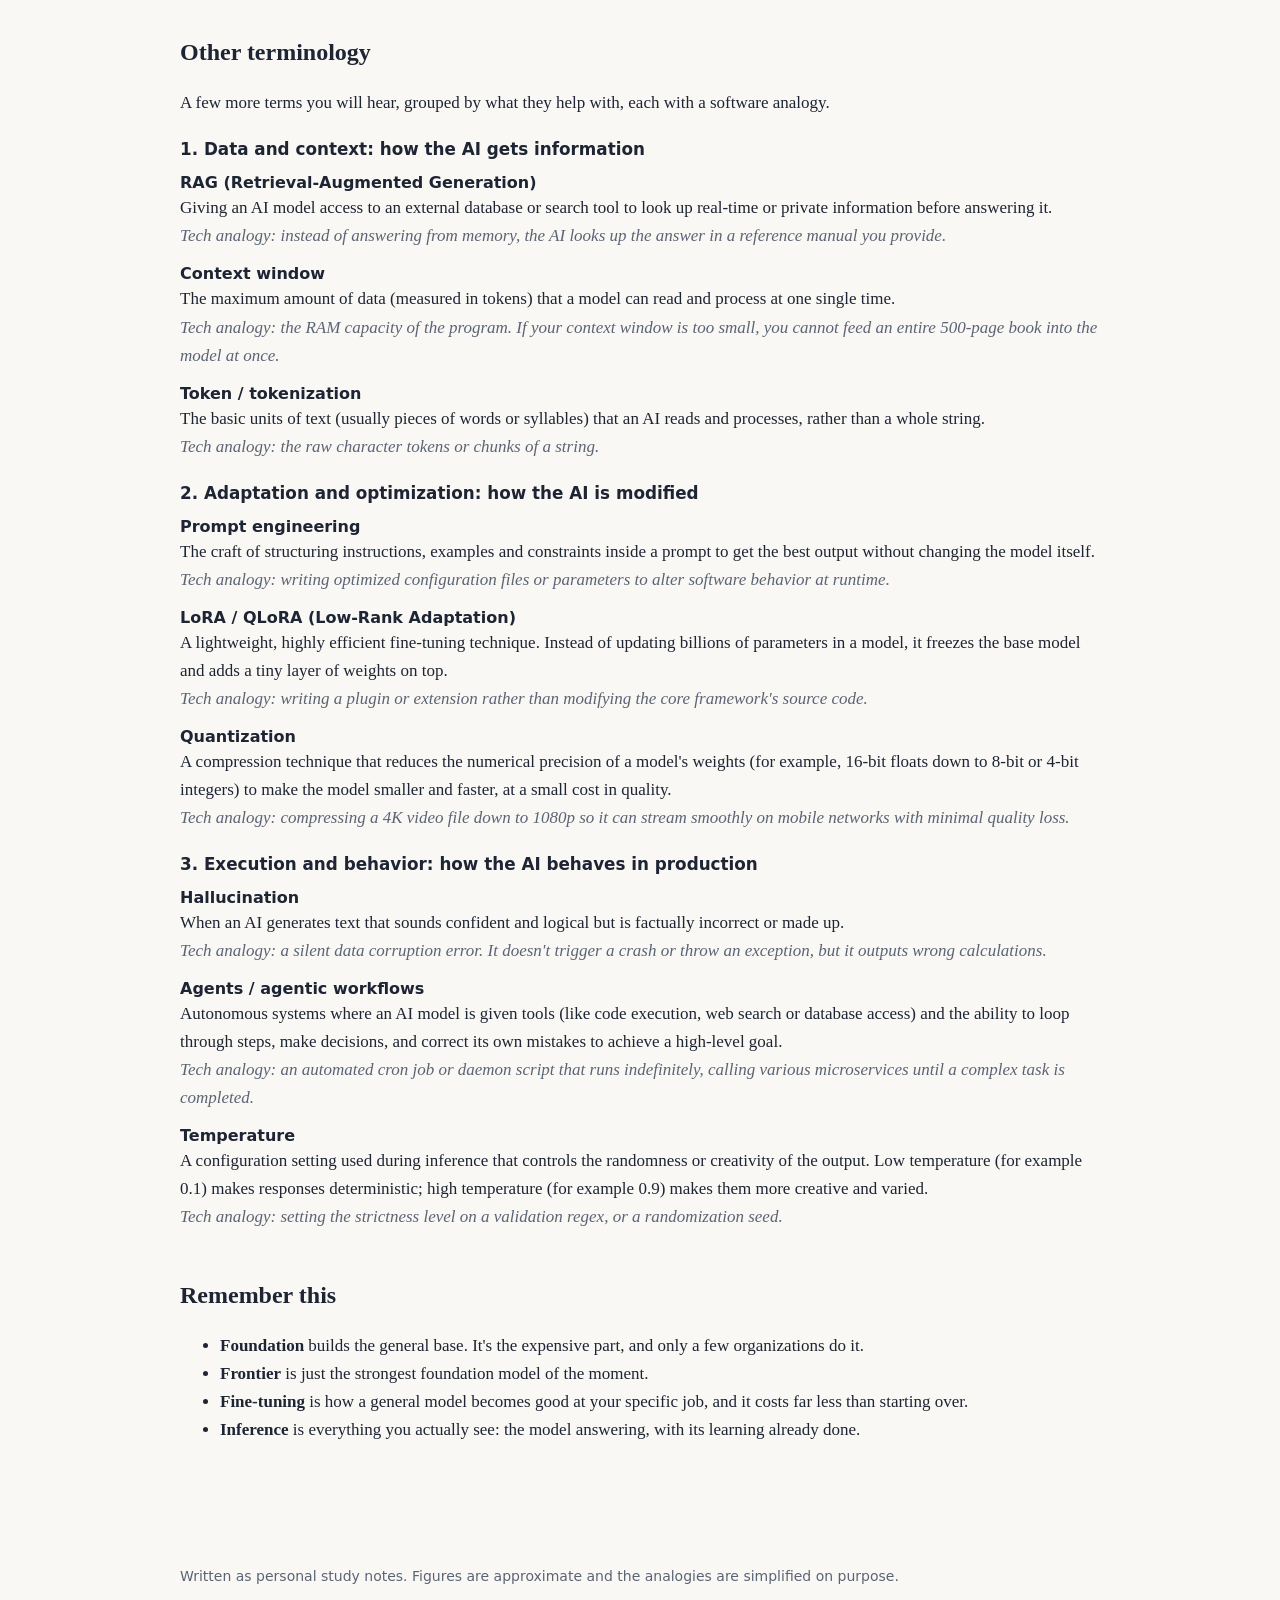
<file: super-simplified/ai-foundation-frontier/index.html>
<!doctype html>
<html lang="en">
<head>
<meta charset="utf-8">
<meta name="viewport" content="width=device-width, initial-scale=1">
<title>Super Simplified: Foundation, Frontier, Fine-Tuning and Inference</title>
<meta name="description" content="The four stages of modern AI, explained through everyday analogies and mapped to software engineering terms.">
<style>
:root{--ink:#1d2433;--muted:#5b6475;--bg:#faf8f4;--card:#fff;--line:#e5e0d6;--a:#1f5f8b;--b:#7a3e9d;--c:#b4570f;--d:#1d7a4f}
*{box-sizing:border-box}
body{margin:0;font:17px/1.65 Georgia,"Times New Roman",serif;color:var(--ink);background:var(--bg)}
header{padding:56px 20px 36px;max-width:960px;margin:0 auto}
h1{font-size:2.3rem;line-height:1.15;margin:0 0 10px}
h2{font-size:1.5rem;margin:0 0 12px}
h3{font:600 1.05rem system-ui,sans-serif;margin:0 0 6px}
.sub{color:var(--muted);font-size:1.1rem;margin:0}
main{max-width:960px;margin:0 auto;padding:0 20px 80px}
section{margin:44px 0}
nav{font:14px system-ui,sans-serif;margin-top:18px;display:flex;flex-wrap:wrap;gap:8px}
nav a{padding:6px 12px;border:1px solid var(--line);border-radius:99px;color:var(--ink);text-decoration:none;background:#fff}
nav a:hover{border-color:var(--a)}
.grid4{display:grid;grid-template-columns:repeat(auto-fit,minmax(210px,1fr));gap:14px}
.stage{background:var(--card);border:1px solid var(--line);border-top:5px solid var(--a);border-radius:10px;padding:16px}
.stage p{margin:6px 0 0;font-size:.97rem}
.s2{border-top-color:var(--b)}.s3{border-top-color:var(--c)}.s4{border-top-color:var(--d)}
.tag{font:700 12px system-ui,sans-serif;letter-spacing:.08em;text-transform:uppercase;color:var(--muted)}
.scroll{overflow-x:auto;border:1px solid var(--line);border-radius:10px;background:#fff}
table{border-collapse:collapse;width:100%;min-width:720px;font-size:.95rem}
th,td{padding:10px 12px;text-align:left;vertical-align:top;border-bottom:1px solid var(--line)}
th{font:600 .9rem system-ui,sans-serif;background:#f3efe6}
td:first-child{font:600 .9rem system-ui,sans-serif;white-space:nowrap}
tr:last-child td{border-bottom:0}
.callout{background:#eef4f8;border-left:5px solid var(--a);padding:14px 18px;border-radius:6px}
.analogy{background:var(--card);border:1px solid var(--line);border-radius:10px;padding:18px;margin:16px 0}
.analogy h3{font-size:1.15rem}
.row{display:grid;grid-template-columns:repeat(auto-fit,minmax(200px,1fr));gap:12px;margin-top:10px}
.row div{font-size:.95rem;padding:10px 12px;border-radius:8px;background:#faf8f4;border-top:3px solid var(--a)}
.row div:nth-child(2){border-top-color:var(--b)}.row div:nth-child(3){border-top-color:var(--c)}.row div:nth-child(4){border-top-color:var(--d)}
.row b{display:block;font:700 12px system-ui,sans-serif;letter-spacing:.06em;text-transform:uppercase;color:var(--muted);margin-bottom:3px}
details{background:var(--card);border:1px solid var(--line);border-radius:10px;padding:12px 16px;margin:10px 0}
summary{font:600 1rem system-ui,sans-serif;cursor:pointer}
dl{margin:0}dt{font:600 1rem system-ui,sans-serif;margin-top:14px}dd{margin:2px 0 0}
dd em{color:var(--muted)}
.mini{font-size:.9rem;color:var(--muted)}
footer{max-width:960px;margin:0 auto;padding:0 20px 50px;color:var(--muted);font:14px system-ui,sans-serif}
</style>
</head>
<body>
<header>
  <h1>Super Simplified: Foundation, Frontier, Fine-Tuning and Inference</h1>
  <p class="sub">The four stages of modern AI, explained through everyday things, then mapped to the software terms engineers already know.</p>
  <nav>
    <a href="#big-picture">The big picture</a>
    <a href="#compare">Side by side</a>
    <a href="#analogies">12 analogies</a>
    <a href="#engineer">For software engineers</a>
    <a href="#glossary">Glossary</a>
  </nav>
</header>
<main>

<section id="big-picture">
  <h2>The big picture</h2>
  <p>Every AI model you use goes through the same life. First someone builds a general model from scratch. A few labs push that model as far as it can go. Companies then adapt it to a specific job. Finally, people use it, one question at a time. Those four steps have names:</p>
  <div class="grid4">
    <div class="stage"><span class="tag">Step 1</span><h3>Foundation model</h3><p>The broad, general-purpose base, trained on a huge slice of the world's text, code and images.</p></div>
    <div class="stage s2"><span class="tag">Step 2</span><h3>Frontier model</h3><p>The most capable foundation models available today, built at the edge of what is possible.</p></div>
    <div class="stage s3"><span class="tag">Step 3</span><h3>Fine-tuning</h3><p>Taking an existing model and teaching it one specific skill or domain.</p></div>
    <div class="stage s4"><span class="tag">Step 4</span><h3>Inference</h3><p>Using the finished model to answer a question or make a prediction, live.</p></div>
  </div>
  <p class="callout" style="margin-top:18px"><b>In one sentence:</b> building a generic framework (foundation), a very sophisticated version of it (frontier), targeted solutions on top of it (fine-tuning), and using one of those solutions (inference).</p>
  <p class="mini">A note on "frontier": it is a moving label, not a different technology. A frontier model is simply a foundation model at the leading edge of capability, so today's frontier model becomes tomorrow's ordinary one.</p>
</section>

<section id="compare">
  <h2>Side by side</h2>
  <div class="scroll"><table>
    <thead><tr><th></th><th>Foundation</th><th>Frontier</th><th>Fine-tuning</th><th>Inference</th></tr></thead>
    <tbody>
    <tr><td>Primary goal</td><td>Build a broad, general-purpose AI base from scratch.</td><td>Push the limits of AI capability, safety and scale.</td><td>Adapt an existing model's knowledge to a specific task.</td><td>Use a deployed model to get answers or predictions.</td></tr>
    <tr><td>What happens</td><td>Massive training: building a model from a blank slate.</td><td>Cutting-edge training: new scale and new architectures.</td><td>Updating: changing an existing model's parameters.</td><td>Executing: running data through a frozen model.</td></tr>
    <tr><td>Data used</td><td>Billions of public web pages, books and code repositories.</td><td>Elite, curated data plus massive public and synthetic datasets.</td><td>Smaller, specialized datasets, such as one company's data.</td><td>Live user prompts, queries or raw input data.</td></tr>
    <tr><td>Cost</td><td>Extreme: millions of dollars in cloud compute and infrastructure.</td><td>Astronomical: hundreds of millions to billions in R&amp;D and GPUs.</td><td>Moderate to high: a fraction of the cost of training a foundation model.</td><td>Low per request: a small operational cost to process one inquiry.</td></tr>
    <tr><td>Speed</td><td>Months of non-stop computing.</td><td>Months to over a year of development and safety testing.</td><td>Hours to days, depending on dataset size.</td><td>Milliseconds to seconds.</td></tr>
    <tr><td>Where it runs</td><td>Elite cloud data centers with thousands of interconnected GPUs.</td><td>The world's most advanced supercomputing clusters.</td><td>Controlled development or enterprise cloud environments.</td><td>Production environments, live servers or user devices.</td></tr>
    <tr><td>Human analogy</td><td>Earning a general high school education.</td><td>Earning a pioneering PhD at a world-class institute.</td><td>Taking a specialized corporate training seminar.</td><td>Answering a specific question on the job.</td></tr>
    </tbody>
  </table></div>
  <p class="mini">Cost and time figures are rough orders of magnitude. Real numbers vary a lot by model and year.</p>
</section>

<section id="analogies">
  <h2>Twelve more analogies</h2>
  <p>If the human analogy doesn't land, one of these might. Each follows the same pattern: build the base, push it to the extreme, adapt it, then use it.</p>
  <div id="list"></div>
</section>

<section id="engineer">
  <h2>For software engineers: the same idea in detail</h2>
  <p>If you think in code, the analogy that clicks best is software architecture. Here is the same four-stage idea mapped to terms you already use.</p>

  <div class="callout">
    <b>The mapping:</b> Foundation = the framework. Frontier = the state-of-the-art framework. Fine-tuning = the application built on top of it. Inference = the app running in production.
  </div>

  <div class="analogy">
    <h3>1. Foundation model = a generic framework</h3>
    <p><b>The tech translation:</b> the baseline architecture and broad pre-training.</p>
    <p>Think of Django, Laravel or Spring Boot. A foundation model gives you the core libraries, syntax logic and basic routing. It knows how language and logic work, but it contains zero of your specific business rules or proprietary data.</p>
  </div>
  <div class="analogy">
    <h3>2. Frontier model = a very sophisticated, state-of-the-art framework</h3>
    <p><b>The tech translation:</b> the bleeding edge of scale, compute and multi-modal engineering.</p>
    <p>A standard foundation model is a stable, open-source framework. A frontier model is like a highly proprietary, multi-billion-dollar architecture built by elite research teams. It pushes the boundaries of complex reasoning and agentic workflows, representing the absolute ceiling of what the tech can currently do.</p>
  </div>
  <div class="analogy">
    <h3>3. Fine-tuning = targeted solutions on top</h3>
    <p><b>The tech translation:</b> downstream parameter adaptation and alignment.</p>
    <p>In traditional software you don't rewrite the framework. You write specific controllers, database schemas and microservices to solve a distinct problem. Fine-tuning adjusts the model's inner weights on a specialized dataset so the generic framework adapts to a targeted vertical, like legal parsing or medical diagnostics.</p>
  </div>
  <div class="analogy">
    <h3>4. Inference = using the solution</h3>
    <p><b>The tech translation:</b> production execution and serving at runtime.</p>
    <p>This is simply hitting a live API endpoint or running a compiled binary. The code (the weights) is frozen, deployment is complete, and the system instantly processes real-time user payloads to return an output.</p>
  </div>

  <h3 style="margin-top:28px">Six of the analogies, in software terms</h3>
  <details><summary>Software development: from OS architecture to running an app</summary>
    <p><b>Foundation</b> is like the core Linux operating system: incredibly powerful and versatile, with billions of lines of code, but it doesn't do a specific job until you install software on top of it.</p>
    <p><b>Frontier</b> is the software-engineering equivalent of a brand-new operating system for an experimental quantum supercomputer. It pushes the boundaries of computer science.</p>
    <p><b>Fine-tuning</b> is like creating a specialized "distro" (distribution). An enterprise takes the generic Linux OS and modifies the kernel, locks down security and pre-installs financial auditing software for an accounting firm.</p>
    <p><b>Inference</b> is simply running an app. When an employee opens their calculator and types 2 + 2, the frozen, pre-built operating system instantly delivers the answer: 4.</p></details>
  <details><summary>Grocery shopping: from mass logistics to the checkout scanner</summary>
    <p><b>Foundation</b> is a massive wholesale distribution network that stocks millions of raw grocery items. It has everything you could ever need to make any meal on earth, but nothing is cooked or sorted yet.</p>
    <p><b>Frontier</b> represents elite culinary sourcing: like a supplier using satellites and advanced biotechnology to cultivate a rare, genetically optimized vanilla bean.</p>
    <p><b>Fine-tuning</b> is a meal-prep company (like HelloFresh) going into that warehouse, grabbing specific items (ground beef, tortillas, spices), packaging them together, and writing a step-by-step instruction card for "Tuesday Taco Night."</p>
    <p><b>Inference</b> is the instant beep of the checkout scanner. When a grocery item passes over the laser, the computer doesn't recalculate the price from scratch. It just reads the database and displays the price instantly.</p></details>
  <details><summary>Birth, life and marriage: from general education to on-the-job answers</summary>
    <p><b>Foundation</b> represents the general upbringing and K-12 education of a human. You learn how language works, basic math, and how to navigate society. You have a "general brain," but you aren't a specialist.</p>
    <p><b>Frontier</b> is the extreme outlier of human achievement, like an elite scientist with a PhD in astrophysics, a licensed fighter pilot, who also speaks seven languages fluently.</p>
    <p><b>Fine-tuning</b> is a person who has graduated college and spends months cramming for the Bar Exam or going through a coding bootcamp. You are refining your general brain for a specific career.</p>
    <p><b>Inference</b> is a daily work action. Once that person becomes a lawyer, a client emails them a question, and the lawyer replies in seconds based on their existing knowledge. They don't go back to law school; they just deliver the answer.</p></details>
  <details><summary>The zombie apocalypse: from basic survival to reflexive action</summary>
    <p><b>Foundation</b> is the generic "survival bootcamp" you take before the apocalypse hits. You learn how to light a fire, pitch a tent, and run long distances. You are generally prepared for trouble.</p>
    <p><b>Frontier</b> is a cyborg super-soldier with experimental nanobots that give night vision and bulletproof skin.</p>
    <p><b>Fine-tuning</b> is specialized zombie combat: taking a basic survivor and giving them intensive training on how to hotwire a tank and swing a machete.</p>
    <p><b>Inference</b> is the moment a zombie jumps out of a bush. The survivor instantly uses their muscle memory to land the hit.</p></details>
  <details><summary>The "cat ownership" analogy (the weird one)</summary>
    <p><b>Foundation</b> is the universal feline instinct baked into every cat: meowing, scratching, hunting mice, and sleeping 16 hours a day. The cat is born with this programming, and "pre-programmed" is really the point: nobody had to teach it.</p>
    <p><b>Frontier</b> is the "Super-Cat" experiment: a scientist trying to breed a cat that can speak fluent French and do taxes. It's an eccentric stretch of what a cat could be.</p>
    <p><b>Fine-tuning</b> is training a cat to use a toilet. You spend frustrating weeks with a specialized kit, teaching a house cat to go in the toilet instead of a litter box.</p>
    <p><b>Inference</b> is the cat using the toilet. It walks into the bathroom, does its business, knocks over the toilet paper roll, and walks out. The behavior is already learned, and it just runs.</p></details>
  <details><summary>Full-stack development and end-to-end database flow</summary>
    <p><b>Foundation</b> is like a massive full-stack framework (Django, Laravel or Rails) when you first install it. It has built-in user authentication templates, security middleware, database connectors and UI components, but it currently does nothing, because it is not yet an app.</p>
    <p><b>Frontier</b> represents architectural research and development, like engineers building an experimental, ultra-low-latency web stack that compiles directly to WebAssembly and predicts user UI interactions before they happen.</p>
    <p><b>Fine-tuning</b> is when a developer takes that framework, configures unique database models, sets up specialized webhooks, and maps strict data-validation schemas specifically for processing e-commerce payments.</p>
    <p><b>Inference</b> is the live production application handling web traffic. A user taps "Pay": the server instantly accepts the HTTP request, runs the static validation code, updates the database, and returns a 200 OK status in 40 milliseconds.</p></details>
</section>

<section id="glossary">
  <h2>Other terminology</h2>
  <p>A few more terms you will hear, grouped by what they help with, each with a software analogy.</p>

  <h3 style="margin-top:22px">1. Data and context: how the AI gets information</h3>
  <dl>
    <dt>RAG (Retrieval-Augmented Generation)</dt>
    <dd>Giving an AI model access to an external database or search tool to look up real-time or private information before answering it.<br><em>Tech analogy: instead of answering from memory, the AI looks up the answer in a reference manual you provide.</em></dd>
    <dt>Context window</dt>
    <dd>The maximum amount of data (measured in tokens) that a model can read and process at one single time.<br><em>Tech analogy: the RAM capacity of the program. If your context window is too small, you cannot feed an entire 500-page book into the model at once.</em></dd>
    <dt>Token / tokenization</dt>
    <dd>The basic units of text (usually pieces of words or syllables) that an AI reads and processes, rather than a whole string.<br><em>Tech analogy: the raw character tokens or chunks of a string.</em></dd>
  </dl>

  <h3 style="margin-top:22px">2. Adaptation and optimization: how the AI is modified</h3>
  <dl>
    <dt>Prompt engineering</dt>
    <dd>The craft of structuring instructions, examples and constraints inside a prompt to get the best output without changing the model itself.<br><em>Tech analogy: writing optimized configuration files or parameters to alter software behavior at runtime.</em></dd>
    <dt>LoRA / QLoRA (Low-Rank Adaptation)</dt>
    <dd>A lightweight, highly efficient fine-tuning technique. Instead of updating billions of parameters in a model, it freezes the base model and adds a tiny layer of weights on top.<br><em>Tech analogy: writing a plugin or extension rather than modifying the core framework's source code.</em></dd>
    <dt>Quantization</dt>
    <dd>A compression technique that reduces the numerical precision of a model's weights (for example, 16-bit floats down to 8-bit or 4-bit integers) to make the model smaller and faster, at a small cost in quality.<br><em>Tech analogy: compressing a 4K video file down to 1080p so it can stream smoothly on mobile networks with minimal quality loss.</em></dd>
  </dl>

  <h3 style="margin-top:22px">3. Execution and behavior: how the AI behaves in production</h3>
  <dl>
    <dt>Hallucination</dt>
    <dd>When an AI generates text that sounds confident and logical but is factually incorrect or made up.<br><em>Tech analogy: a silent data corruption error. It doesn't trigger a crash or throw an exception, but it outputs wrong calculations.</em></dd>
    <dt>Agents / agentic workflows</dt>
    <dd>Autonomous systems where an AI model is given tools (like code execution, web search or database access) and the ability to loop through steps, make decisions, and correct its own mistakes to achieve a high-level goal.<br><em>Tech analogy: an automated cron job or daemon script that runs indefinitely, calling various microservices until a complex task is completed.</em></dd>
    <dt>Temperature</dt>
    <dd>A configuration setting used during inference that controls the randomness or creativity of the output. Low temperature (for example 0.1) makes responses deterministic; high temperature (for example 0.9) makes them more creative and varied.<br><em>Tech analogy: setting the strictness level on a validation regex, or a randomization seed.</em></dd>
  </dl>
</section>

<section>
  <h2>Remember this</h2>
  <ul>
    <li><b>Foundation</b> builds the general base. It's the expensive part, and only a few organizations do it.</li>
    <li><b>Frontier</b> is just the strongest foundation model of the moment.</li>
    <li><b>Fine-tuning</b> is how a general model becomes good at your specific job, and it costs far less than starting over.</li>
    <li><b>Inference</b> is everything you actually see: the model answering, with its learning already done.</li>
  </ul>
</section>
</main>
<footer>Written as personal study notes. Figures are approximate and the analogies are simplified on purpose.</footer>

<script>
const A=[
["1. Retail banking","The core banking platform: building the mainframe software that processes basic debits, credits and accounts.","The high-frequency trading engine: building an ultra-complex system that automates global trades using predictive algorithms.","Creating a custom loan product: configuring the core system to handle a specific new regional mortgage type.","Processing a debit card swipe: a customer buys groceries, and the system instantly checks their balance and approves it."],
["2. Household chores","Building a modern house: framing the walls, running the plumbing, and installing the electrical grid.","Installing a smart-home ecosystem: wiring an automated, voice-controlled system for climate, security and lighting.","Painting and staging a nursery: decorating a specific blank bedroom with a crib and toys to prepare for a new baby.","Flipping the light switch: a family member walks into a room, hits the switch, and the light instantly comes on."],
["3. Construction","Manufacturing raw steel and concrete: pouring foundations and making the structural beams used for any standard building.","Engineering a skyscraper superstructure: designing custom earthquake-proof, mega-tall steel trusses for a 100-story tower.","Installing a commercial kitchen: modifying the floor of the building with commercial ovens and plumbing for a restaurant tenant.","Opening the restaurant doors: a customer walks in, orders food, and the kitchen staff uses the stoves to cook a meal."],
["4. Culinary / restaurant","Culinary school curriculum: learning foundational cooking techniques like knife skills, master sauces and heat control.","Michelin-star recipe development: elite chefs spending months inventing avant-garde molecular gastronomy dishes.","Adapting a recipe for a catering event: tweaking a standard pasta recipe to make the line cook gluten-free for a wedding.","Plating an order on the line: a diner orders the pasta, and the line chef cooks and serves it to their table in 10 minutes."],
["5. Automotive industry","Designing a global vehicle platform: engineering a standard chassis and engine frame used across 10 different car models.","Building a Formula 1 race car: pushing the absolute limits of aerodynamics, hybrid engines and lightweight materials.","Converting a van into an ambulance: taking a mass-produced commercial van and retrofitting it with sirens, gurneys and oxygen tanks.","Turning the ignition key: the driver turns the key, the engine ignites, and the car moves down the road on demand."],
["6. Software development","An open-source OS (Linux): building a massive, general-purpose operating system that can run on phones, PCs or servers.","Quantum OS: developing an experimental, ultra-advanced operating system designed to run on quantum computers.","Creating a custom distro: modifying the standard Linux OS with pre-installed cybersecurity tools to create a hacking-focused system.","Running an app: a user double-clicks an app icon, and the OS instantly executes the code to open the program."],
["7. Grocery shopping","The megastore inventory: stocking a massive distribution center with every raw ingredient imaginable, from flour to exotic spices.","Sourcing rare ingredients: sending foragers into remote rainforests to find a newly discovered, highly potent truffle species.","Assembling a meal kit box: selecting specific ingredients from the warehouse and boxing them together with a recipe for a Taco Night.","Scanning at checkout: the cashier runs a barcode over the scanner, and the register instantly calculates the price."],
["8. Birth, life and marriage","Going to K-12 school: getting a general education, learning to read, write, do basic math, and socialize with humans.","Becoming an astronaut-surgeon: pushing the absolute limits of human capability by training to perform open-heart surgery in zero gravity.","Studying for the bar exam: a college graduate spends three months intensely studying laws to pass a specific state's legal exam.","Answering a client's text: the newly minted lawyer reads a text from a client and immediately tells them if an action is legal."],
["9. The zombie apocalypse (funny)","A survival bootcamp: a grueling six-month camp teaching wilderness survival, basic first aid, foraging, and fitness.","Building a cyborg super-soldier: injecting a human with experimental nanobots to give them night vision and bulletproof skin.","Specializing in zombie combat: taking a basic survivor and giving them intensive training specifically on how to hotwire a tank and swing a machete.","Beheading a zombie: a zombie jumps out of a bush, and the survivor instantly uses their muscle memory to chop its head off."],
["10. Cat ownership (weird)","Universal feline instincts: the evolutionary programming built into all cats (meowing, scratching, hunting mice, sleeping 16 hours).","The \"Super-Cat\" experiment: an eccentric scientist attempting to breed a cat that can speak fluent French and do taxes.","Training a cat to use a toilet: spending six frustrating weeks using a specialized kit to teach a house cat to poop in the toilet instead of a litter box.","The cat using the toilet: the cat walks into the bathroom, uses the toilet, knocks over the toilet paper roll, and walks out."],
["11. Full-stack development","The monolithic framework: a massive, generic framework (like Ruby on Rails or Django) containing ORM, and templating tools.","Next-gen web architecture: an experimental web engine that uses decentralized edge compute and automated AI-driven hardware optimization.","Building a specialized API: taking that broad framework and writing dedicated routes, validation logic, and schemas for a Stripe payment gateway.","Hitting a server endpoint: a user clicks \"Buy Now\" on a website, the live server receives the request, and returns a JSON payload."],
["12. End-to-end database flow","The raw database engine: installing a powerful, relational database like PostgreSQL with indexing and querying engines ready.","Global distributed database: building a planet-scale, multi-region database that instantly syncs petabytes across the globe using quantum-safe cryptography.","Writing a stored procedure: designing a highly optimized, complex SQL view or procedure tailored to monthly payroll for an HR app.","Executing a SQL query: an HR user logs into their dashboard, causing the application to execute the stored procedure and display their paycheck amount."]
];
document.getElementById('list').innerHTML=A.map(a=>`<div class="analogy"><h3>${a[0]}</h3><div class="row"><div><b>Foundation</b>${a[1]}</div><div><b>Frontier</b>${a[2]}</div><div><b>Fine-tuning</b>${a[3]}</div><div><b>Inference</b>${a[4]}</div></div></div>`).join('');
</script>
</body>
</html>
</file>
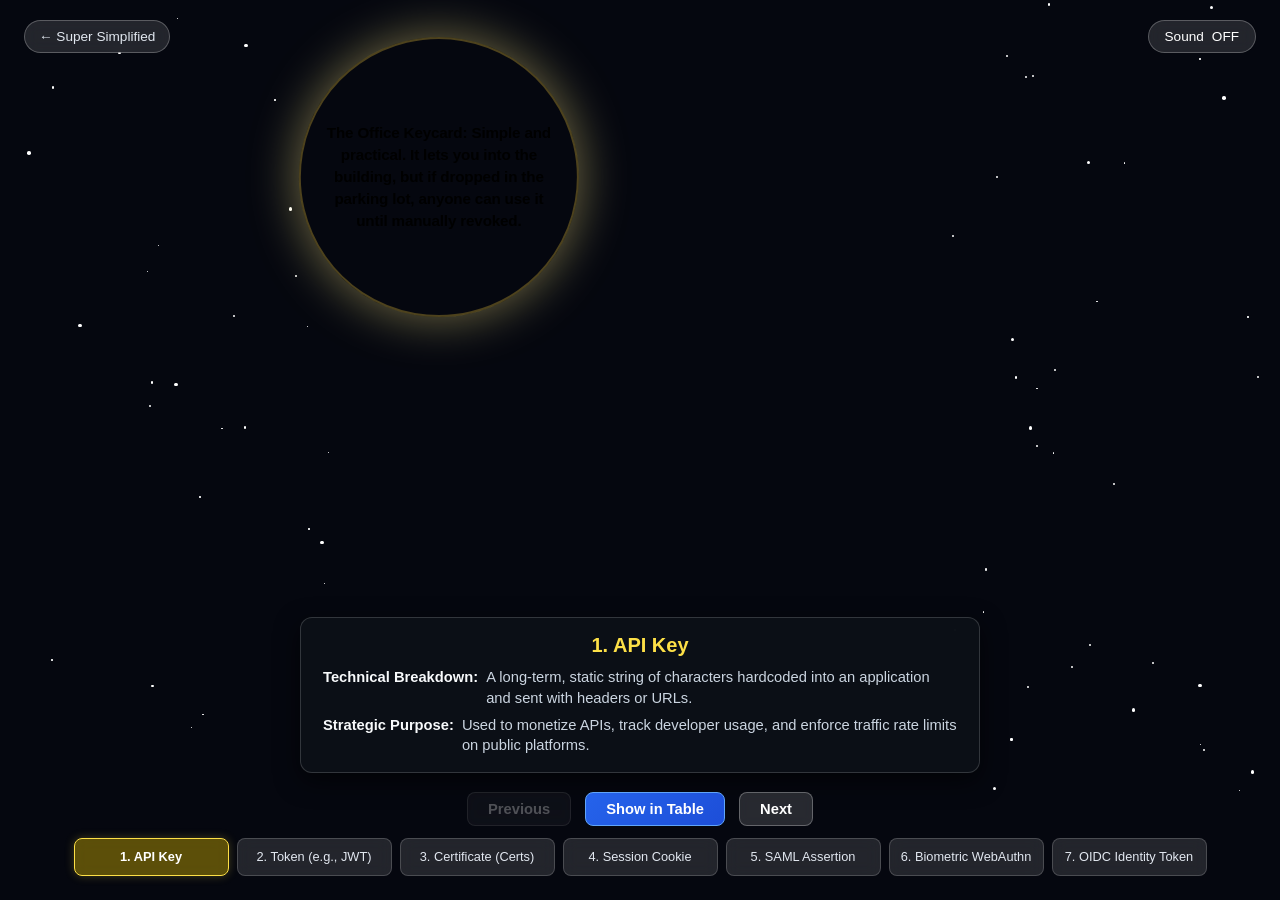
<file: super-simplified/api-authentication-mechanisms/index.html>
<!DOCTYPE html><html lang="en"><head><meta charset="UTF-8"><meta name="viewport" content="width=device-width,initial-scale=1"><title>API Authentication Mechanisms - Super Simplified</title><link rel="stylesheet" href="styles.css"></head><body onload="import('./app.js')"><div id="stars-container"></div><a class="back-link" href="/super-simplified/">&larr; Super Simplified</a><button id="soundToggle" class="sound-toggle"><span id="soundIcon">Sound</span><span id="soundText">OFF</span></button><div class="sky-stage"><div id="moonOrbit" class="moon-orbit-anchor"><div id="moonCircle" class="moon"><div id="moonTextWrapper" class="moon-text-wrapper"><div id="moonText" class="moon-text"></div></div></div></div></div><section class="controls-container"><main class="content-viewport"><h2 id="itemMechanism">Mechanism</h2><div class="info-row"><span class="info-label">Technical Breakdown:</span><span id="itemTech"></span></div><div class="info-row"><span class="info-label">Strategic Purpose:</span><span id="itemStrategy"></span></div></main><div class="nav-bar"><button id="prevBtn" class="nav-btn">Previous</button><button id="showTableBtn" class="nav-btn table-view-btn">Show in Table</button><button id="nextBtn" class="nav-btn">Next</button></div><div class="buttons-row" id="buttonsRow"></div></section><div id="tableModal"><div class="table-header"><h2>Mechanism Breakdown &amp; Analogies</h2><button id="closeTableBtn" class="close-btn">Close</button></div><table><thead><tr><th>Mechanism</th><th>Technical Breakdown</th><th>Strategic Purpose</th><th>Business &amp; Informal Analogy</th></tr></thead><tbody id="tableBody"></tbody></table></div></body></html>
</file>
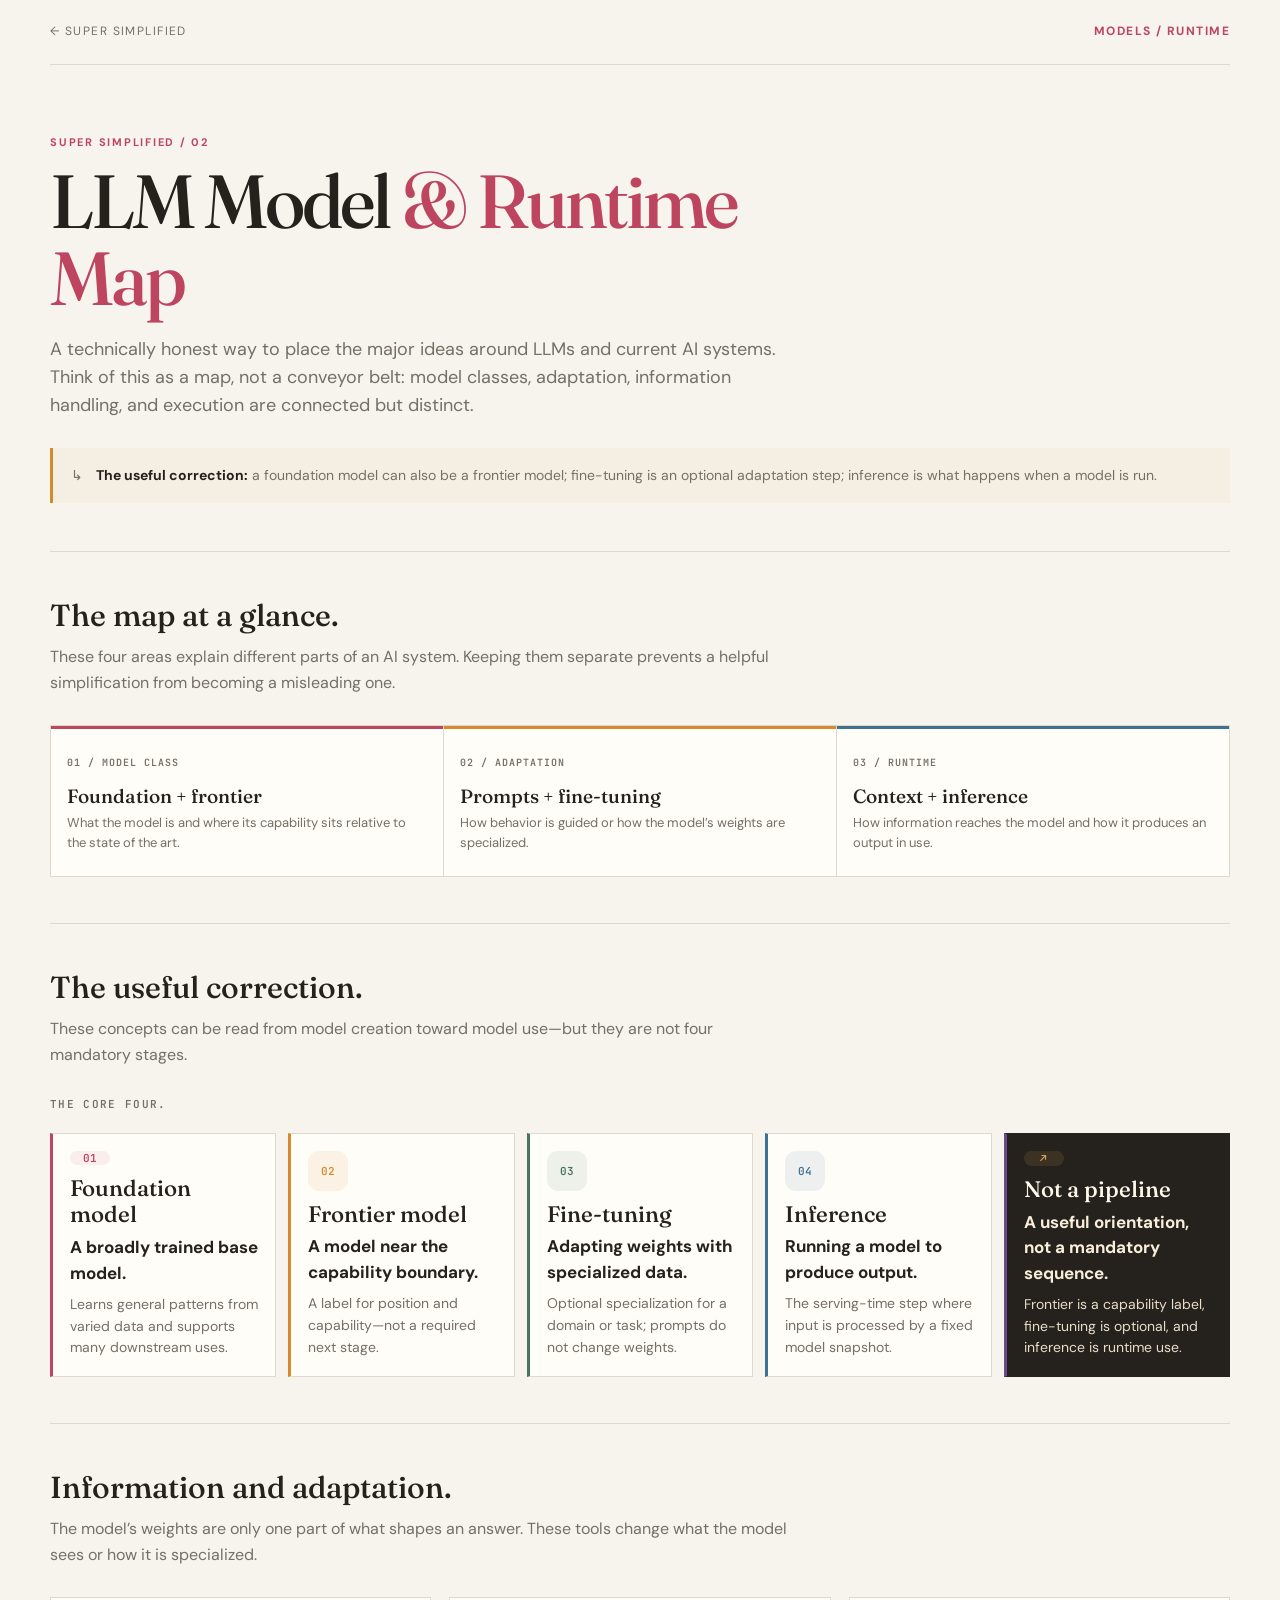
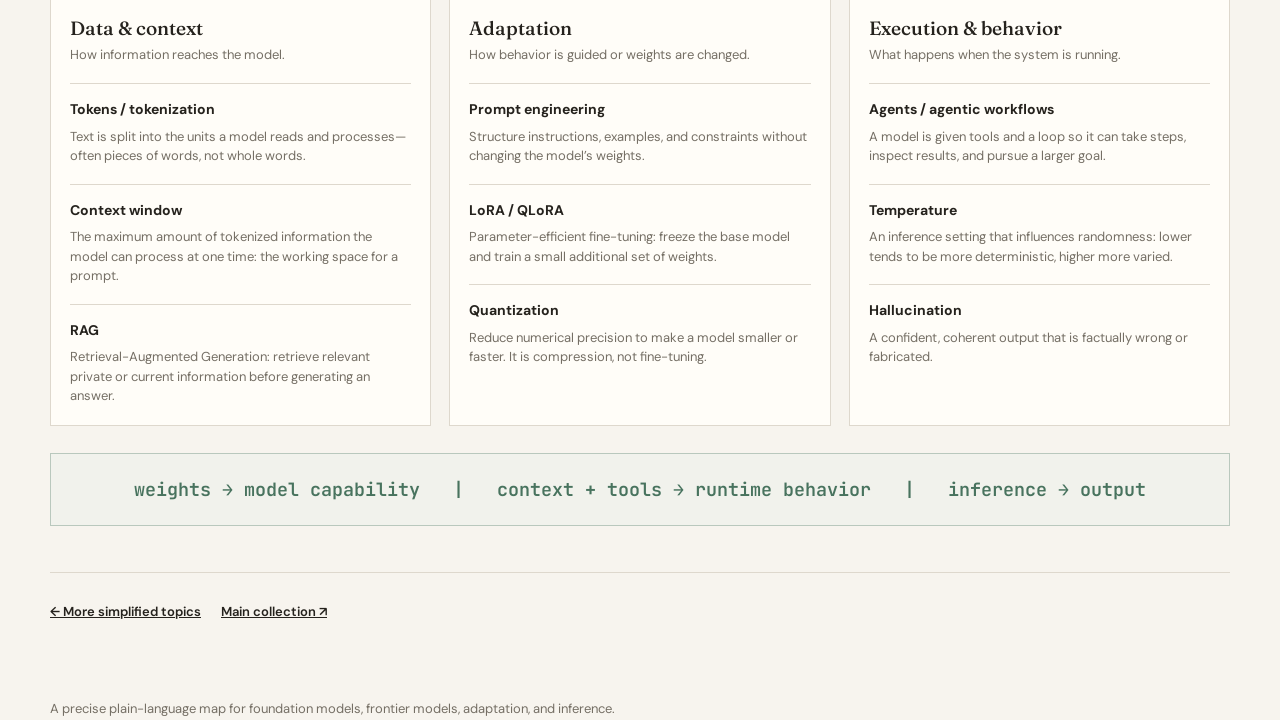
<file: super-simplified/llm-model-runtime-map/index.html>
<!DOCTYPE html>
<html lang="en">
<head>
<meta charset="UTF-8"><meta name="viewport" content="width=device-width, initial-scale=1.0">
<title>LLM Model &amp; Runtime Map — Super Simplified</title>
<link rel="preconnect" href="https://fonts.googleapis.com"><link rel="preconnect" href="https://fonts.gstatic.com" crossorigin>
<link href="https://fonts.googleapis.com/css2?family=DM+Sans:wght@400;500;600;700&family=Fraunces:opsz,wght@9..144,400;9..144,500;9..144,600&family=JetBrains+Mono:wght@400;500;600&display=swap" rel="stylesheet">
<style>
:root{--paper:#f7f4ee;--ink:#25221d;--muted:#756f65;--line:#ded8cd;--rose:#bd4560;--gold:#d58b2b;--green:#48735e;--plum:#6b4a8b;--blue:#3e7192;--panel:#fffdf8;--code:#25221d}*{box-sizing:border-box;margin:0;padding:0}html{scroll-behavior:smooth}body{background:var(--paper);color:var(--ink);font:16px/1.65 'DM Sans',system-ui,sans-serif}.wrap{width:min(1180px,calc(100% - 40px));margin:0 auto}.top{display:flex;justify-content:space-between;align-items:center;padding:22px 0;border-bottom:1px solid var(--line);font-size:12px;letter-spacing:.12em;text-transform:uppercase}.top a{text-decoration:none;color:var(--muted)}.top .mark{color:var(--rose);font-weight:700}.hero{padding:68px 0 48px;border-bottom:1px solid var(--line)}.eyebrow{color:var(--rose);font-size:11px;font-weight:700;letter-spacing:.16em;text-transform:uppercase}.hero h1{max-width:760px;margin-top:12px;font:500 clamp(2.5rem,6vw,4.7rem)/1.02 Fraunces,serif;letter-spacing:-.04em}.hero h1 em{color:var(--rose);font-style:normal}.lead{max-width:730px;margin-top:20px;color:var(--muted);font-size:18px;line-height:1.55}.map-note{display:flex;gap:13px;align-items:flex-start;margin-top:28px;padding:16px 18px;border-left:3px solid var(--gold);background:#d58b2b0e;color:var(--muted);font-size:14px}.map-note strong{color:var(--ink)}.section{padding:46px 0;border-bottom:1px solid var(--line)}.section h2{font:500 1.9rem/1.15 Fraunces,serif}.core-heading{margin-top:28px;color:var(--muted);font:600 11px 'JetBrains Mono',monospace;letter-spacing:.12em;text-transform:uppercase}.section>p{max-width:740px;margin-top:11px;color:var(--muted)}.map{display:grid;grid-template-columns:repeat(3,1fr);gap:1px;margin-top:28px;background:var(--line);border:1px solid var(--line)}.map-cell{min-height:150px;padding:19px 16px;background:var(--panel)}.map-cell:nth-child(1){border-top:3px solid var(--rose)}.map-cell:nth-child(2){border-top:3px solid var(--gold)}.map-cell:nth-child(3){border-top:3px solid var(--blue)}.map-label{color:var(--muted);font:600 10px 'JetBrains Mono',monospace;letter-spacing:.1em;text-transform:uppercase}.map-cell h3{margin-top:11px;font:500 1.2rem/1.15 Fraunces,serif}.map-cell p{margin-top:6px;color:var(--muted);font-size:13px;line-height:1.5}.core{display:grid;grid-template-columns:repeat(5,minmax(0,1fr));gap:12px;margin-top:22px}.core-item{display:flex;flex-direction:column;gap:11px;min-width:0;min-height:235px;aspect-ratio:1/1.08;padding:17px;background:var(--panel);border:1px solid var(--line)}.core-item:nth-child(1){border-left:3px solid var(--rose)}.core-item:nth-child(2){border-left:3px solid var(--gold)}.core-item:nth-child(3){border-left:3px solid var(--green)}.core-item:nth-child(4){border-left:3px solid var(--blue)}.core-item:nth-child(5){border-left:3px solid var(--plum)}.truth-item{background:var(--code);color:#f9eeda;border-color:var(--code)}.truth-item h3{color:#fff8ea}.truth-item .explain{color:#e9ddca}.truth-item .badge{background:#f6b65e1c;color:#f6b65e}.badge{display:grid;place-items:center;width:40px;height:40px;border-radius:11px;background:#bd456014;color:var(--rose);font:600 11px 'JetBrains Mono',monospace}.core-item:nth-child(2) .badge{background:#d58b2b18;color:var(--gold)}.core-item:nth-child(3) .badge{background:#48735e18;color:var(--green)}.core-item:nth-child(4) .badge{background:#3e719218;color:var(--blue)}.core-item h3{font:500 1.4rem/1.15 Fraunces,serif}.definition{margin-top:7px;font-size:17px;line-height:1.5}.explain{margin-top:8px;color:var(--muted);font-size:14px;line-height:1.55}.truth{margin-top:24px;padding:19px 21px;background:var(--code);color:#f9eeda;font-size:14px;line-height:1.55}.truth strong{color:#f6b65e}.terms{display:grid;grid-template-columns:repeat(3,1fr);gap:18px;margin-top:28px}.term-group{padding:19px;background:var(--panel);border:1px solid var(--line)}.term-group h3{font:500 1.2rem/1.15 Fraunces,serif}.term-group>p{margin-top:5px;color:var(--muted);font-size:13px}.term{margin-top:18px;padding-top:12px;border-top:1px solid var(--line)}.term strong{font-size:14px}.term p{margin-top:4px;color:var(--muted);font-size:13px;line-height:1.5}.equation{margin-top:27px;padding:21px 18px;background:#e0ebe344;border:1px solid #48735e55;color:var(--green);text-align:center;font:600 clamp(.85rem,2.3vw,1.15rem)/1.6 'JetBrains Mono',monospace}.back-links{display:flex;gap:20px;flex-wrap:wrap;padding:28px 0 56px;font-size:13px}.back-links a{color:var(--ink);font-weight:600}.footer-note{padding:20px 0 0;color:var(--muted);font-size:13px}@media(max-width:700px){.wrap{width:min(100% - 28px,980px)}.hero{padding:52px 0 40px}.map,.terms{grid-template-columns:1fr}.core{grid-template-columns:repeat(2,minmax(0,1fr));gap:10px}.core-item{min-height:0;aspect-ratio:1/1.08;padding:14px;gap:9px}.core-item h3{font-size:1.15rem}.definition{font-size:15px}.explain{font-size:12px}.badge{width:34px;height:34px}.equation{font-size:.78rem}}
</style>
</head>
<body><div class="wrap"><header class="top"><a href="/super-simplified/">← Super Simplified</a><span class="mark">Models / Runtime</span></header><main><section class="hero"><p class="eyebrow">Super Simplified / 02</p><h1>LLM Model <em>&amp; Runtime Map</em></h1><p class="lead">A technically honest way to place the major ideas around LLMs and current AI systems. Think of this as a map, not a conveyor belt: model classes, adaptation, information handling, and execution are connected but distinct.</p><div class="map-note"><span aria-hidden="true">↳</span><p><strong>The useful correction:</strong> a foundation model can also be a frontier model; fine-tuning is an optional adaptation step; inference is what happens when a model is run.</p></div></section><section class="section"><h2>The map at a glance.</h2><p>These four areas explain different parts of an AI system. Keeping them separate prevents a helpful simplification from becoming a misleading one.</p><div class="map"><div class="map-cell"><span class="map-label">01 / Model class</span><h3>Foundation + frontier</h3><p>What the model is and where its capability sits relative to the state of the art.</p></div><div class="map-cell"><span class="map-label">02 / Adaptation</span><h3>Prompts + fine-tuning</h3><p>How behavior is guided or how the model’s weights are specialized.</p></div><div class="map-cell"><span class="map-label">03 / Runtime</span><h3>Context + inference</h3><p>How information reaches the model and how it produces an output in use.</p></div></div></section><section class="section"><h2>The useful correction.</h2><p>These concepts can be read from model creation toward model use—but they are not four mandatory stages.</p><h3 class="core-heading">The core four.</h3><div class="core"><article class="core-item"><div class="badge">01</div><div><h3>Foundation model</h3><p class="definition"><strong>A broadly trained base model.</strong></p><p class="explain">Learns general patterns from varied data and supports many downstream uses.</p></div></article><article class="core-item"><div class="badge">02</div><div><h3>Frontier model</h3><p class="definition"><strong>A model near the capability boundary.</strong></p><p class="explain">A label for position and capability—not a required next stage.</p></div></article><article class="core-item"><div class="badge">03</div><div><h3>Fine-tuning</h3><p class="definition"><strong>Adapting weights with specialized data.</strong></p><p class="explain">Optional specialization for a domain or task; prompts do not change weights.</p></div></article><article class="core-item"><div class="badge">04</div><div><h3>Inference</h3><p class="definition"><strong>Running a model to produce output.</strong></p><p class="explain">The serving-time step where input is processed by a fixed model snapshot.</p></div></article><article class="core-item truth-item"><div class="badge">↗</div><div><h3>Not a pipeline</h3><p class="definition"><strong>A useful orientation, not a mandatory sequence.</strong></p><p class="explain">Frontier is a capability label, fine-tuning is optional, and inference is runtime use.</p></div></article></div></section><section class="section"><h2>Information and adaptation.</h2><p>The model’s weights are only one part of what shapes an answer. These tools change what the model sees or how it is specialized.</p><div class="terms"><article class="term-group"><h3>Data &amp; context</h3><p>How information reaches the model.</p><div class="term"><strong>Tokens / tokenization</strong><p>Text is split into the units a model reads and processes—often pieces of words, not whole words.</p></div><div class="term"><strong>Context window</strong><p>The maximum amount of tokenized information the model can process at one time: the working space for a prompt.</p></div><div class="term"><strong>RAG</strong><p>Retrieval-Augmented Generation: retrieve relevant private or current information before generating an answer.</p></div></article><article class="term-group"><h3>Adaptation</h3><p>How behavior is guided or weights are changed.</p><div class="term"><strong>Prompt engineering</strong><p>Structure instructions, examples, and constraints without changing the model’s weights.</p></div><div class="term"><strong>LoRA / QLoRA</strong><p>Parameter-efficient fine-tuning: freeze the base model and train a small additional set of weights.</p></div><div class="term"><strong>Quantization</strong><p>Reduce numerical precision to make a model smaller or faster. It is compression, not fine-tuning.</p></div></article><article class="term-group"><h3>Execution &amp; behavior</h3><p>What happens when the system is running.</p><div class="term"><strong>Agents / agentic workflows</strong><p>A model is given tools and a loop so it can take steps, inspect results, and pursue a larger goal.</p></div><div class="term"><strong>Temperature</strong><p>An inference setting that influences randomness: lower tends to be more deterministic, higher more varied.</p></div><div class="term"><strong>Hallucination</strong><p>A confident, coherent output that is factually wrong or fabricated.</p></div></article></div><div class="equation">weights → model capability &nbsp; | &nbsp; context + tools → runtime behavior &nbsp; | &nbsp; inference → output</div></section></main><div class="back-links"><a href="/super-simplified/">← More simplified topics</a><a href="/">Main collection ↗</a></div><p class="footer-note">A precise plain-language map for foundation models, frontier models, adaptation, and inference.</p></div></body></html>
</file>
<file: benchmark-dashboard/assets/index-B4tadUib.css>
@import"https://fonts.googleapis.com/css2?family=DM+Mono:wght@400;500&family=DM+Sans:wght@400;500;600;700&family=Space+Grotesk:wght@500;600;700&display=swap";@layer components;@layer properties{@supports (((-webkit-hyphens:none)) and (not (margin-trim:inline))) or ((-moz-orient:inline) and (not (color:rgb(from red r g b)))){*,:before,:after,::backdrop{--tw-translate-x:0;--tw-translate-y:0;--tw-translate-z:0;--tw-rotate-x:initial;--tw-rotate-y:initial;--tw-rotate-z:initial;--tw-skew-x:initial;--tw-skew-y:initial;--tw-space-y-reverse:0;--tw-space-x-reverse:0;--tw-border-style:solid;--tw-leading:initial;--tw-font-weight:initial;--tw-tracking:initial;--tw-ordinal:initial;--tw-slashed-zero:initial;--tw-numeric-figure:initial;--tw-numeric-spacing:initial;--tw-numeric-fraction:initial;--tw-shadow:0 0 #0000;--tw-shadow-color:initial;--tw-shadow-alpha:100%;--tw-inset-shadow:0 0 #0000;--tw-inset-shadow-color:initial;--tw-inset-shadow-alpha:100%;--tw-ring-color:initial;--tw-ring-shadow:0 0 #0000;--tw-inset-ring-color:initial;--tw-inset-ring-shadow:0 0 #0000;--tw-ring-inset:initial;--tw-ring-offset-width:0px;--tw-ring-offset-color:#fff;--tw-ring-offset-shadow:0 0 #0000;--tw-outline-style:solid;--tw-duration:initial;--tw-ease:initial;--tw-content:"";--tw-animation-delay:0s;--tw-animation-direction:normal;--tw-animation-duration:initial;--tw-animation-fill-mode:none;--tw-animation-iteration-count:1;--tw-enter-blur:0;--tw-enter-opacity:1;--tw-enter-rotate:0;--tw-enter-scale:1;--tw-enter-translate-x:0;--tw-enter-translate-y:0;--tw-exit-blur:0;--tw-exit-opacity:1;--tw-exit-rotate:0;--tw-exit-scale:1;--tw-exit-translate-x:0;--tw-exit-translate-y:0}}}@layer theme{:root,:host{--color-red-50:oklch(97.1% .013 17.38);--color-red-300:oklch(80.8% .114 19.571);--color-red-400:oklch(70.4% .191 22.216);--color-red-500:oklch(63.7% .237 25.331);--color-red-600:oklch(57.7% .245 27.325);--color-gray-50:oklch(98.5% .002 247.839);--color-gray-100:oklch(96.7% .003 264.542);--color-gray-600:oklch(44.6% .03 256.802);--color-gray-700:oklch(37.3% .034 259.733);--color-gray-800:oklch(27.8% .033 256.848);--color-gray-900:oklch(21% .034 264.665);--color-black:#000;--color-white:#fff;--spacing:.25rem;--container-sm:24rem;--container-md:28rem;--container-lg:32rem;--text-xs:.75rem;--text-xs--line-height:calc(1 / .75);--text-sm:.875rem;--text-sm--line-height:calc(1.25 / .875);--text-base:1rem;--text-base--line-height: 1.5 ;--text-lg:1.125rem;--text-lg--line-height:calc(1.75 / 1.125);--text-xl:1.25rem;--text-xl--line-height:calc(1.75 / 1.25);--text-2xl:1.5rem;--text-2xl--line-height:calc(2 / 1.5);--font-weight-normal:400;--font-weight-medium:500;--font-weight-semibold:600;--font-weight-bold:700;--tracking-tight:-.025em;--tracking-widest:.1em;--leading-snug:1.375;--leading-normal:1.5;--leading-relaxed:1.625;--shadow-xs:0 1px 2px 0 #0000000d;--ease-in-out:cubic-bezier(.4, 0, .2, 1);--animate-spin:spin 1s linear infinite;--animate-pulse:pulse 2s cubic-bezier(.4, 0, .6, 1) infinite;--aspect-video:16 / 9;--default-transition-duration:.15s;--default-transition-timing-function:cubic-bezier(.4, 0, .2, 1);--default-font-family:var(--app-font-sans);--default-mono-font-family:var(--app-font-mono);--color-border:hsl(var(--border))}}@layer base{*,:after,:before,::backdrop{box-sizing:border-box;border:0 solid;margin:0;padding:0}::file-selector-button{box-sizing:border-box;border:0 solid;margin:0;padding:0}html,:host{-webkit-text-size-adjust:100%;tab-size:4;line-height:1.5;font-family:var(--default-font-family,-apple-system, BlinkMacSystemFont, "Segoe UI", Roboto, "Helvetica Neue", "Noto Sans", Arial, sans-serif, "Apple Color Emoji", "Segoe UI Emoji", "Segoe UI Symbol", "Noto Color Emoji");font-feature-settings:var(--default-font-feature-settings,normal);font-variation-settings:var(--default-font-variation-settings,normal);-webkit-tap-highlight-color:transparent}hr{height:0;color:inherit;border-top-width:1px}abbr:where([title]){-webkit-text-decoration:underline dotted;text-decoration:underline dotted}h1,h2,h3,h4,h5,h6{font-size:inherit;font-weight:inherit}a{color:inherit;-webkit-text-decoration:inherit;text-decoration:inherit}b,strong{font-weight:bolder}code,kbd,samp,pre{font-family:var(--default-mono-font-family,ui-monospace, SFMono-Regular, Menlo, Monaco, Consolas, "Liberation Mono", "Courier New", monospace);font-feature-settings:var(--default-mono-font-feature-settings,normal);font-variation-settings:var(--default-mono-font-variation-settings,normal);font-size:1em}small{font-size:80%}sub,sup{vertical-align:baseline;font-size:75%;line-height:0;position:relative}sub{bottom:-.25em}sup{top:-.5em}table{text-indent:0;border-color:inherit;border-collapse:collapse}:-moz-focusring:where(:not(iframe)){outline:auto}progress{vertical-align:baseline}summary{display:list-item}ol,ul,menu{list-style:none}img,svg,video,canvas,audio,iframe,embed,object{vertical-align:middle;display:block}img,video{max-width:100%;height:auto}button,input,select,optgroup,textarea{font:inherit;font-feature-settings:inherit;font-variation-settings:inherit;letter-spacing:inherit;color:inherit;opacity:1;background-color:#0000;border-radius:0}::file-selector-button{font:inherit;font-feature-settings:inherit;font-variation-settings:inherit;letter-spacing:inherit;color:inherit;opacity:1;background-color:#0000;border-radius:0}:where(select:is([multiple],[size])) optgroup{font-weight:bolder}:where(select:is([multiple],[size])) optgroup option{padding-inline-start:20px}::file-selector-button{margin-inline-end:4px}::placeholder{opacity:1}@supports (not ((-webkit-appearance:-apple-pay-button))) or (contain-intrinsic-size:1px){::placeholder{color:currentColor}@supports (color:color-mix(in lab,red,red)){::placeholder{color:color-mix(in oklab,currentcolor 50%,transparent)}}}textarea{resize:vertical}::-webkit-search-decoration{-webkit-appearance:none}::-webkit-date-and-time-value{min-height:1lh;text-align:inherit}::-webkit-datetime-edit{display:inline-flex}::-webkit-datetime-edit-fields-wrapper{padding:0}::-webkit-datetime-edit{padding-block:0}::-webkit-datetime-edit-year-field{padding-block:0}::-webkit-datetime-edit-month-field{padding-block:0}::-webkit-datetime-edit-day-field{padding-block:0}::-webkit-datetime-edit-hour-field{padding-block:0}::-webkit-datetime-edit-minute-field{padding-block:0}::-webkit-datetime-edit-second-field{padding-block:0}::-webkit-datetime-edit-millisecond-field{padding-block:0}::-webkit-datetime-edit-meridiem-field{padding-block:0}::-webkit-calendar-picker-indicator{line-height:1}:-moz-ui-invalid{box-shadow:none}button,input:where([type=button],[type=reset],[type=submit]){appearance:button}::file-selector-button{appearance:button}::-webkit-inner-spin-button{height:auto}::-webkit-outer-spin-button{height:auto}[hidden]:where(:not([hidden=until-found])){display:none!important}*{border-color:hsl(var(--border))}body{background-color:hsl(var(--background));font-family:var(--app-font-sans);color:hsl(var(--foreground));-webkit-font-smoothing:antialiased;-moz-osx-font-smoothing:grayscale}}@layer utilities{.\@container\/field-group{container:field-group/inline-size}.pointer-events-auto{pointer-events:auto}.pointer-events-none{pointer-events:none}.invisible{visibility:hidden}.sr-only{clip-path:inset(50%);white-space:nowrap;border-width:0;width:1px;height:1px;margin:-1px;padding:0;position:absolute;overflow:hidden}.absolute{position:absolute}.fixed{position:fixed}.relative{position:relative}.static{position:static}.inset-0{inset:0}.inset-x-0{inset-inline:0}.inset-y-0{inset-block:0}.-top-12{top:calc(var(--spacing) * -12)}.top-0{top:0}.top-1\.5{top:calc(var(--spacing) * 1.5)}.top-1\/2{top:50%}.top-2{top:calc(var(--spacing) * 2)}.top-3\.5{top:calc(var(--spacing) * 3.5)}.top-4{top:calc(var(--spacing) * 4)}.top-\[1px\]{top:1px}.top-\[50\%\]{top:50%}.top-\[60\%\]{top:60%}.top-full{top:100%}.-right-12{right:calc(var(--spacing) * -12)}.right-0{right:0}.right-1{right:var(--spacing)}.right-2{right:calc(var(--spacing) * 2)}.right-3{right:calc(var(--spacing) * 3)}.right-4{right:calc(var(--spacing) * 4)}.-bottom-12{bottom:calc(var(--spacing) * -12)}.bottom-0{bottom:0}.-left-12{left:calc(var(--spacing) * -12)}.left-0{left:0}.left-1\/2{left:50%}.left-2{left:calc(var(--spacing) * 2)}.left-\[50\%\]{left:50%}.z-10{z-index:10}.z-20{z-index:20}.z-50{z-index:50}.z-\[1\]{z-index:1}.z-\[100\]{z-index:100}.order-first{order:-9999}.order-last{order:9999}.\!m-0{margin:0!important}.-mx-1{margin-inline:calc(var(--spacing) * -1)}.mx-2{margin-inline:calc(var(--spacing) * 2)}.mx-3\.5{margin-inline:calc(var(--spacing) * 3.5)}.mx-4{margin-inline:calc(var(--spacing) * 4)}.mx-auto{margin-inline:auto}.-my-2{margin-block:calc(var(--spacing) * -2)}.my-0{margin-block:0}.my-0\.5{margin-block:calc(var(--spacing) * .5)}.my-1{margin-block:var(--spacing)}.-mt-4{margin-top:calc(var(--spacing) * -4)}.mt-1\.5{margin-top:calc(var(--spacing) * 1.5)}.mt-2{margin-top:calc(var(--spacing) * 2)}.mt-4{margin-top:calc(var(--spacing) * 4)}.mt-24{margin-top:calc(var(--spacing) * 24)}.mt-auto{margin-top:auto}.mr-2{margin-right:calc(var(--spacing) * 2)}.mb-1{margin-bottom:var(--spacing)}.mb-2{margin-bottom:calc(var(--spacing) * 2)}.mb-3{margin-bottom:calc(var(--spacing) * 3)}.mb-4{margin-bottom:calc(var(--spacing) * 4)}.-ml-4{margin-left:calc(var(--spacing) * -4)}.ml-1{margin-left:var(--spacing)}.ml-4{margin-left:calc(var(--spacing) * 4)}.ml-auto{margin-left:auto}.line-clamp-2{-webkit-line-clamp:2;-webkit-box-orient:vertical;display:-webkit-box;overflow:hidden}.block{display:block}.contents{display:contents}.flex{display:flex}.grid{display:grid}.hidden{display:none}.inline-flex{display:inline-flex}.table{display:table}.aspect-square{aspect-ratio:1}.aspect-video{aspect-ratio:var(--aspect-video)}.size-4{width:calc(var(--spacing) * 4);height:calc(var(--spacing) * 4)}.size-6{width:calc(var(--spacing) * 6);height:calc(var(--spacing) * 6)}.size-8{width:calc(var(--spacing) * 8);height:calc(var(--spacing) * 8)}.size-10{width:calc(var(--spacing) * 10);height:calc(var(--spacing) * 10)}.size-\[--cell-size\]{width:--cell-size;height:--cell-size}.h-1\.5{height:calc(var(--spacing) * 1.5)}.h-2{height:calc(var(--spacing) * 2)}.h-2\.5{height:calc(var(--spacing) * 2.5)}.h-3{height:calc(var(--spacing) * 3)}.h-3\.5{height:calc(var(--spacing) * 3.5)}.h-4{height:calc(var(--spacing) * 4)}.h-5{height:calc(var(--spacing) * 5)}.h-6{height:calc(var(--spacing) * 6)}.h-7{height:calc(var(--spacing) * 7)}.h-8{height:calc(var(--spacing) * 8)}.h-9{height:calc(var(--spacing) * 9)}.h-10{height:calc(var(--spacing) * 10)}.h-12{height:calc(var(--spacing) * 12)}.h-\[--cell-size\]{height:--cell-size}.h-\[1px\]{height:1px}.h-\[var\(--radix-navigation-menu-viewport-height\)\]{height:var(--radix-navigation-menu-viewport-height)}.h-\[var\(--radix-select-trigger-height\)\]{height:var(--radix-select-trigger-height)}.h-auto{height:auto}.h-full{height:100%}.h-px{height:1px}.h-svh{height:100svh}.max-h-\[--radix-context-menu-content-available-height\]{max-height:--radix-context-menu-content-available-height}.max-h-\[--radix-select-content-available-height\]{max-height:--radix-select-content-available-height}.max-h-\[85vh\]{max-height:85vh}.max-h-\[300px\]{max-height:300px}.max-h-\[var\(--radix-dropdown-menu-content-available-height\)\]{max-height:var(--radix-dropdown-menu-content-available-height)}.max-h-screen{max-height:100vh}.min-h-0{min-height:0}.min-h-8{min-height:calc(var(--spacing) * 8)}.min-h-9{min-height:calc(var(--spacing) * 9)}.min-h-10{min-height:calc(var(--spacing) * 10)}.min-h-\[60px\]{min-height:60px}.min-h-screen{min-height:100vh}.min-h-svh{min-height:100svh}.w-0{width:0}.w-1{width:var(--spacing)}.w-2{width:calc(var(--spacing) * 2)}.w-2\.5{width:calc(var(--spacing) * 2.5)}.w-3{width:calc(var(--spacing) * 3)}.w-3\.5{width:calc(var(--spacing) * 3.5)}.w-3\/4{width:75%}.w-4{width:calc(var(--spacing) * 4)}.w-5{width:calc(var(--spacing) * 5)}.w-7{width:calc(var(--spacing) * 7)}.w-8{width:calc(var(--spacing) * 8)}.w-9{width:calc(var(--spacing) * 9)}.w-10{width:calc(var(--spacing) * 10)}.w-64{width:calc(var(--spacing) * 64)}.w-72{width:calc(var(--spacing) * 72)}.w-\[--cell-size\]{width:--cell-size}.w-\[1px\]{width:1px}.w-\[100px\]{width:100px}.w-\[var\(--sidebar-width\)\]{width:var(--sidebar-width)}.w-auto{width:auto}.w-fit{width:fit-content}.w-full{width:100%}.w-max{width:max-content}.w-px{width:1px}.max-w-\[var\(--skeleton-width\)\]{max-width:var(--skeleton-width)}.max-w-lg{max-width:var(--container-lg)}.max-w-max{max-width:max-content}.max-w-md{max-width:var(--container-md)}.max-w-sm{max-width:var(--container-sm)}.min-w-0{min-width:0}.min-w-5{min-width:calc(var(--spacing) * 5)}.min-w-8{min-width:calc(var(--spacing) * 8)}.min-w-9{min-width:calc(var(--spacing) * 9)}.min-w-10{min-width:calc(var(--spacing) * 10)}.min-w-\[--cell-size\]{min-width:--cell-size}.min-w-\[8rem\]{min-width:8rem}.min-w-\[12rem\]{min-width:12rem}.min-w-\[var\(--radix-select-trigger-width\)\]{min-width:var(--radix-select-trigger-width)}.flex-1{flex:1}.shrink-0{flex-shrink:0}.grow{flex-grow:1}.grow-0{flex-grow:0}.basis-full{flex-basis:100%}.caption-bottom{caption-side:bottom}.border-collapse{border-collapse:collapse}.origin-\[--radix-context-menu-content-transform-origin\]{transform-origin:--radix-context-menu-content-transform-origin}.origin-\[--radix-dropdown-menu-content-transform-origin\]{transform-origin:--radix-dropdown-menu-content-transform-origin}.origin-\[--radix-hover-card-content-transform-origin\]{transform-origin:--radix-hover-card-content-transform-origin}.origin-\[--radix-menubar-content-transform-origin\]{transform-origin:--radix-menubar-content-transform-origin}.origin-\[--radix-popover-content-transform-origin\]{transform-origin:--radix-popover-content-transform-origin}.origin-\[--radix-select-content-transform-origin\]{transform-origin:--radix-select-content-transform-origin}.origin-\[--radix-tooltip-content-transform-origin\]{transform-origin:--radix-tooltip-content-transform-origin}.-translate-x-1\/2{--tw-translate-x: -50% ;translate:var(--tw-translate-x) var(--tw-translate-y)}.-translate-x-px{--tw-translate-x:-1px;translate:var(--tw-translate-x) var(--tw-translate-y)}.translate-x-\[-50\%\]{--tw-translate-x:-50%;translate:var(--tw-translate-x) var(--tw-translate-y)}.translate-x-px{--tw-translate-x:1px;translate:var(--tw-translate-x) var(--tw-translate-y)}.-translate-y-1\/2{--tw-translate-y: -50% ;translate:var(--tw-translate-x) var(--tw-translate-y)}.translate-y-\[-50\%\]{--tw-translate-y:-50%;translate:var(--tw-translate-x) var(--tw-translate-y)}.rotate-45{rotate:45deg}.rotate-90{rotate:90deg}.transform{transform:var(--tw-rotate-x,) var(--tw-rotate-y,) var(--tw-rotate-z,) var(--tw-skew-x,) var(--tw-skew-y,)}.animate-caret-blink{animation:1.25s ease-out infinite caret-blink}.animate-in{animation:enter var(--tw-animation-duration,var(--tw-duration,.15s))var(--tw-ease,ease)var(--tw-animation-delay,0s)var(--tw-animation-iteration-count,1)var(--tw-animation-direction,normal)var(--tw-animation-fill-mode,none)}.animate-pulse{animation:var(--animate-pulse)}.animate-spin{animation:var(--animate-spin)}.cursor-default{cursor:default}.cursor-pointer{cursor:pointer}.cursor-text{cursor:text}.touch-none{touch-action:none}.resize-none{resize:none}.list-disc{list-style-type:disc}.list-none{list-style-type:none}.flex-col{flex-direction:column}.flex-col-reverse{flex-direction:column-reverse}.flex-row{flex-direction:row}.flex-wrap{flex-wrap:wrap}.place-content-center{place-content:center}.items-center{align-items:center}.items-end{align-items:flex-end}.items-start{align-items:flex-start}.items-stretch{align-items:stretch}.justify-between{justify-content:space-between}.justify-center{justify-content:center}.justify-start{justify-content:flex-start}.gap-1{gap:var(--spacing)}.gap-1\.5{gap:calc(var(--spacing) * 1.5)}.gap-2{gap:calc(var(--spacing) * 2)}.gap-2\.5{gap:calc(var(--spacing) * 2.5)}.gap-3{gap:calc(var(--spacing) * 3)}.gap-4{gap:calc(var(--spacing) * 4)}.gap-6{gap:calc(var(--spacing) * 6)}.gap-7{gap:calc(var(--spacing) * 7)}:where(.space-y-1\.5>:not(:last-child)){--tw-space-y-reverse:0;margin-block-start:calc(calc(var(--spacing) * 1.5) * var(--tw-space-y-reverse));margin-block-end:calc(calc(var(--spacing) * 1.5) * calc(1 - var(--tw-space-y-reverse)))}:where(.space-y-2>:not(:last-child)){--tw-space-y-reverse:0;margin-block-start:calc(calc(var(--spacing) * 2) * var(--tw-space-y-reverse));margin-block-end:calc(calc(var(--spacing) * 2) * calc(1 - var(--tw-space-y-reverse)))}:where(.space-x-1>:not(:last-child)){--tw-space-x-reverse:0;margin-inline-start:calc(var(--spacing) * var(--tw-space-x-reverse));margin-inline-end:calc(var(--spacing) * calc(1 - var(--tw-space-x-reverse)))}:where(.space-x-4>:not(:last-child)){--tw-space-x-reverse:0;margin-inline-start:calc(calc(var(--spacing) * 4) * var(--tw-space-x-reverse));margin-inline-end:calc(calc(var(--spacing) * 4) * calc(1 - var(--tw-space-x-reverse)))}.self-stretch{align-self:stretch}.overflow-auto{overflow:auto}.overflow-hidden{overflow:hidden}.overflow-x-auto{overflow-x:auto}.overflow-x-hidden{overflow-x:hidden}.overflow-y-auto{overflow-y:auto}.rounded{border-radius:.25rem}.rounded-\[2px\]{border-radius:2px}.rounded-\[calc\(var\(--radius\)-5px\)\]{border-radius:calc(var(--radius) - 5px)}.rounded-\[inherit\]{border-radius:inherit}.rounded-full{border-radius:3.40282e38px}.rounded-lg{border-radius:var(--radius)}.rounded-md{border-radius:calc(var(--radius) - 2px)}.rounded-none{border-radius:0}.rounded-sm{border-radius:calc(var(--radius) - 4px)}.rounded-xl{border-radius:calc(var(--radius) + 4px)}.rounded-t-\[10px\]{border-top-left-radius:10px;border-top-right-radius:10px}.rounded-l-md{border-top-left-radius:calc(var(--radius) - 2px);border-bottom-left-radius:calc(var(--radius) - 2px)}.rounded-tl-sm{border-top-left-radius:calc(var(--radius) - 4px)}.rounded-r-md{border-top-right-radius:calc(var(--radius) - 2px);border-bottom-right-radius:calc(var(--radius) - 2px)}.border{border-style:var(--tw-border-style);border-width:1px}.border-0{border-style:var(--tw-border-style);border-width:0}.border-2{border-style:var(--tw-border-style);border-width:2px}.border-\[1\.5px\]{border-style:var(--tw-border-style);border-width:1.5px}.border-y{border-block-style:var(--tw-border-style);border-block-width:1px}.border-t{border-top-style:var(--tw-border-style);border-top-width:1px}.border-r{border-right-style:var(--tw-border-style);border-right-width:1px}.border-b{border-bottom-style:var(--tw-border-style);border-bottom-width:1px}.border-l{border-left-style:var(--tw-border-style);border-left-width:1px}.border-dashed{--tw-border-style:dashed;border-style:dashed}.\[border-color\:var\(--badge-outline\)\]{border-color:var(--badge-outline)}.\[border-color\:var\(--button-outline\)\]{border-color:var(--button-outline)}.border-\[--color-border\]{border-color:--color-border}.border-border,.border-border\/50{border-color:hsl(var(--border))}@supports (color:color-mix(in lab,red,red)){.border-border\/50{border-color:color-mix(in oklab,hsl(var(--border)) 50%,transparent)}}.border-destructive{border-color:hsl(var(--destructive))}.border-destructive-border{border-color:var(--destructive-border)}.border-destructive\/50{border-color:hsl(var(--destructive))}@supports (color:color-mix(in lab,red,red)){.border-destructive\/50{border-color:color-mix(in oklab,hsl(var(--destructive)) 50%,transparent)}}.border-input{border-color:hsl(var(--input))}.border-primary{border-color:hsl(var(--primary))}.border-primary-border{border-color:var(--primary-border)}.border-primary\/50{border-color:hsl(var(--primary))}@supports (color:color-mix(in lab,red,red)){.border-primary\/50{border-color:color-mix(in oklab,hsl(var(--primary)) 50%,transparent)}}.border-secondary-border{border-color:var(--secondary-border)}.border-sidebar-border{border-color:hsl(var(--sidebar-border))}.border-transparent{border-color:#0000}.border-t-transparent{border-top-color:#0000}.border-l-transparent{border-left-color:#0000}.bg-\[--color-bg\]{background-color:--color-bg}.bg-accent{background-color:hsl(var(--accent))}.bg-background{background-color:hsl(var(--background))}.bg-black\/80{background-color:#000c}@supports (color:color-mix(in lab,red,red)){.bg-black\/80{background-color:color-mix(in oklab,var(--color-black) 80%,transparent)}}.bg-border{background-color:hsl(var(--border))}.bg-card{background-color:hsl(var(--card))}.bg-destructive{background-color:hsl(var(--destructive))}.bg-foreground{background-color:hsl(var(--foreground))}.bg-gray-50{background-color:var(--color-gray-50)}.bg-gray-100{background-color:var(--color-gray-100)}.bg-gray-900{background-color:var(--color-gray-900)}.bg-input{background-color:hsl(var(--input))}.bg-muted,.bg-muted\/50{background-color:hsl(var(--muted))}@supports (color:color-mix(in lab,red,red)){.bg-muted\/50{background-color:color-mix(in oklab,hsl(var(--muted)) 50%,transparent)}}.bg-popover{background-color:hsl(var(--popover))}.bg-primary,.bg-primary\/10{background-color:hsl(var(--primary))}@supports (color:color-mix(in lab,red,red)){.bg-primary\/10{background-color:color-mix(in oklab,hsl(var(--primary)) 10%,transparent)}}.bg-primary\/20{background-color:hsl(var(--primary))}@supports (color:color-mix(in lab,red,red)){.bg-primary\/20{background-color:color-mix(in oklab,hsl(var(--primary)) 20%,transparent)}}.bg-secondary{background-color:hsl(var(--secondary))}.bg-sidebar{background-color:hsl(var(--sidebar))}.bg-sidebar-border{background-color:hsl(var(--sidebar-border))}.bg-transparent{background-color:#0000}.fill-current{fill:currentColor}.fill-primary{fill:hsl(var(--primary))}.p-0{padding:0}.p-1{padding:var(--spacing)}.p-2{padding:calc(var(--spacing) * 2)}.p-3{padding:calc(var(--spacing) * 3)}.p-4{padding:calc(var(--spacing) * 4)}.p-6{padding:calc(var(--spacing) * 6)}.p-\[1px\]{padding:1px}.px-1{padding-inline:var(--spacing)}.px-1\.5{padding-inline:calc(var(--spacing) * 1.5)}.px-2{padding-inline:calc(var(--spacing) * 2)}.px-2\.5{padding-inline:calc(var(--spacing) * 2.5)}.px-3{padding-inline:calc(var(--spacing) * 3)}.px-4{padding-inline:calc(var(--spacing) * 4)}.px-8{padding-inline:calc(var(--spacing) * 8)}.px-\[--cell-size\]{padding-inline:--cell-size}.py-0\.5{padding-block:calc(var(--spacing) * .5)}.py-1{padding-block:var(--spacing)}.py-1\.5{padding-block:calc(var(--spacing) * 1.5)}.py-2{padding-block:calc(var(--spacing) * 2)}.py-3{padding-block:calc(var(--spacing) * 3)}.py-4{padding-block:calc(var(--spacing) * 4)}.py-6{padding-block:calc(var(--spacing) * 6)}.pt-0{padding-top:0}.pt-3{padding-top:calc(var(--spacing) * 3)}.pt-4{padding-top:calc(var(--spacing) * 4)}.pt-6{padding-top:calc(var(--spacing) * 6)}.pr-1{padding-right:var(--spacing)}.pr-2{padding-right:calc(var(--spacing) * 2)}.pr-2\.5{padding-right:calc(var(--spacing) * 2.5)}.pr-3{padding-right:calc(var(--spacing) * 3)}.pr-8{padding-right:calc(var(--spacing) * 8)}.pb-3{padding-bottom:calc(var(--spacing) * 3)}.pb-4{padding-bottom:calc(var(--spacing) * 4)}.pl-2{padding-left:calc(var(--spacing) * 2)}.pl-2\.5{padding-left:calc(var(--spacing) * 2.5)}.pl-3{padding-left:calc(var(--spacing) * 3)}.pl-4{padding-left:calc(var(--spacing) * 4)}.pl-8{padding-left:calc(var(--spacing) * 8)}.text-center{text-align:center}.text-left{text-align:left}.align-middle{vertical-align:middle}.font-mono{font-family:var(--app-font-mono)}.font-sans{font-family:var(--app-font-sans)}.text-2xl{font-size:var(--text-2xl);line-height:var(--tw-leading,var(--text-2xl--line-height))}.text-base{font-size:var(--text-base);line-height:var(--tw-leading,var(--text-base--line-height))}.text-lg{font-size:var(--text-lg);line-height:var(--tw-leading,var(--text-lg--line-height))}.text-sm{font-size:var(--text-sm);line-height:var(--tw-leading,var(--text-sm--line-height))}.text-sm\/relaxed{font-size:var(--text-sm);line-height:var(--leading-relaxed)}.text-xl{font-size:var(--text-xl);line-height:var(--tw-leading,var(--text-xl--line-height))}.text-xs{font-size:var(--text-xs);line-height:var(--tw-leading,var(--text-xs--line-height))}.text-\[0\.8rem\]{font-size:.8rem}.leading-none{--tw-leading:1;line-height:1}.leading-normal{--tw-leading:var(--leading-normal);line-height:var(--leading-normal)}.leading-snug{--tw-leading:var(--leading-snug);line-height:var(--leading-snug)}.font-bold{--tw-font-weight:var(--font-weight-bold);font-weight:var(--font-weight-bold)}.font-medium{--tw-font-weight:var(--font-weight-medium);font-weight:var(--font-weight-medium)}.font-normal{--tw-font-weight:var(--font-weight-normal);font-weight:var(--font-weight-normal)}.font-semibold{--tw-font-weight:var(--font-weight-semibold);font-weight:var(--font-weight-semibold)}.tracking-tight{--tw-tracking:var(--tracking-tight);letter-spacing:var(--tracking-tight)}.tracking-widest{--tw-tracking:var(--tracking-widest);letter-spacing:var(--tracking-widest)}.text-balance{text-wrap:balance}.break-words{overflow-wrap:break-word}.whitespace-nowrap{white-space:nowrap}.text-accent-foreground{color:hsl(var(--accent-foreground))}.text-card-foreground{color:hsl(var(--card-foreground))}.text-current{color:currentColor}.text-destructive{color:hsl(var(--destructive))}.text-destructive-foreground{color:hsl(var(--destructive-foreground))}.text-foreground,.text-foreground\/50{color:hsl(var(--foreground))}@supports (color:color-mix(in lab,red,red)){.text-foreground\/50{color:color-mix(in oklab,hsl(var(--foreground)) 50%,transparent)}}.text-gray-600{color:var(--color-gray-600)}.text-gray-800{color:var(--color-gray-800)}.text-gray-900{color:var(--color-gray-900)}.text-muted-foreground{color:hsl(var(--muted-foreground))}.text-popover-foreground{color:hsl(var(--popover-foreground))}.text-primary{color:hsl(var(--primary))}.text-primary-foreground{color:hsl(var(--primary-foreground))}.text-red-500{color:var(--color-red-500)}.text-secondary-foreground{color:hsl(var(--secondary-foreground))}.text-sidebar-foreground,.text-sidebar-foreground\/70{color:hsl(var(--sidebar-foreground))}@supports (color:color-mix(in lab,red,red)){.text-sidebar-foreground\/70{color:color-mix(in oklab,hsl(var(--sidebar-foreground)) 70%,transparent)}}.text-white{color:var(--color-white)}.tabular-nums{--tw-numeric-spacing:tabular-nums;font-variant-numeric:var(--tw-ordinal,) var(--tw-slashed-zero,) var(--tw-numeric-figure,) var(--tw-numeric-spacing,) var(--tw-numeric-fraction,)}.underline-offset-4{text-underline-offset:4px}.opacity-0{opacity:0}.opacity-50{opacity:.5}.opacity-60{opacity:.6}.opacity-70{opacity:.7}.opacity-90{opacity:.9}.shadow{--tw-shadow:0 1px 3px 0 var(--tw-shadow-color,#0000001a), 0 1px 2px -1px var(--tw-shadow-color,#0000001a);box-shadow:var(--tw-inset-shadow),var(--tw-inset-ring-shadow),var(--tw-ring-offset-shadow),var(--tw-ring-shadow),var(--tw-shadow)}.shadow-\[0_0_0_1px_hsl\(var\(--sidebar-border\)\)\]{--tw-shadow:0 0 0 1px var(--tw-shadow-color,hsl(var(--sidebar-border)));box-shadow:var(--tw-inset-shadow),var(--tw-inset-ring-shadow),var(--tw-ring-offset-shadow),var(--tw-ring-shadow),var(--tw-shadow)}.shadow-lg{--tw-shadow:0 10px 15px -3px var(--tw-shadow-color,#0000001a), 0 4px 6px -4px var(--tw-shadow-color,#0000001a);box-shadow:var(--tw-inset-shadow),var(--tw-inset-ring-shadow),var(--tw-ring-offset-shadow),var(--tw-ring-shadow),var(--tw-shadow)}.shadow-md{--tw-shadow:0 4px 6px -1px var(--tw-shadow-color,#0000001a), 0 2px 4px -2px var(--tw-shadow-color,#0000001a);box-shadow:var(--tw-inset-shadow),var(--tw-inset-ring-shadow),var(--tw-ring-offset-shadow),var(--tw-ring-shadow),var(--tw-shadow)}.shadow-none{--tw-shadow:0 0 #0000;box-shadow:var(--tw-inset-shadow),var(--tw-inset-ring-shadow),var(--tw-ring-offset-shadow),var(--tw-ring-shadow),var(--tw-shadow)}.shadow-sm{--tw-shadow:0 1px 3px 0 var(--tw-shadow-color,#0000001a), 0 1px 2px -1px var(--tw-shadow-color,#0000001a);box-shadow:var(--tw-inset-shadow),var(--tw-inset-ring-shadow),var(--tw-ring-offset-shadow),var(--tw-ring-shadow),var(--tw-shadow)}.shadow-xl{--tw-shadow:0 20px 25px -5px var(--tw-shadow-color,#0000001a), 0 8px 10px -6px var(--tw-shadow-color,#0000001a);box-shadow:var(--tw-inset-shadow),var(--tw-inset-ring-shadow),var(--tw-ring-offset-shadow),var(--tw-ring-shadow),var(--tw-shadow)}.shadow-xs{--tw-shadow:0 1px 2px 0 var(--tw-shadow-color,#0000000d);box-shadow:var(--tw-inset-shadow),var(--tw-inset-ring-shadow),var(--tw-ring-offset-shadow),var(--tw-ring-shadow),var(--tw-shadow)}.ring-0{--tw-ring-shadow:var(--tw-ring-inset,) 0 0 0 calc(0px + var(--tw-ring-offset-width)) var(--tw-ring-color,currentcolor);box-shadow:var(--tw-inset-shadow),var(--tw-inset-ring-shadow),var(--tw-ring-offset-shadow),var(--tw-ring-shadow),var(--tw-shadow)}.ring-1{--tw-ring-shadow:var(--tw-ring-inset,) 0 0 0 calc(1px + var(--tw-ring-offset-width)) var(--tw-ring-color,currentcolor);box-shadow:var(--tw-inset-shadow),var(--tw-inset-ring-shadow),var(--tw-ring-offset-shadow),var(--tw-ring-shadow),var(--tw-shadow)}.ring-ring{--tw-ring-color:hsl(var(--ring))}.ring-sidebar-ring{--tw-ring-color:hsl(var(--sidebar-ring))}.ring-offset-background{--tw-ring-offset-color:hsl(var(--background))}.outline-hidden{--tw-outline-style:none;outline-style:none}@media(forced-colors:active){.outline-hidden{outline-offset:2px;outline:2px solid #0000}}.outline{outline-style:var(--tw-outline-style);outline-width:1px}.outline-2{outline-style:var(--tw-outline-style);outline-width:2px}.outline-offset-2{outline-offset:2px}.outline-transparent{outline-color:#0000}.transition{transition-property:color,background-color,border-color,outline-color,text-decoration-color,fill,stroke,--tw-gradient-from,--tw-gradient-via,--tw-gradient-to,opacity,box-shadow,transform,translate,scale,rotate,filter,-webkit-backdrop-filter,backdrop-filter,display,content-visibility,overlay,pointer-events;transition-timing-function:var(--tw-ease,var(--default-transition-timing-function));transition-duration:var(--tw-duration,var(--default-transition-duration))}.transition-\[color\,box-shadow\]{transition-property:color,box-shadow;transition-timing-function:var(--tw-ease,var(--default-transition-timing-function));transition-duration:var(--tw-duration,var(--default-transition-duration))}.transition-\[left\,right\,width\]{transition-property:left,right,width;transition-timing-function:var(--tw-ease,var(--default-transition-timing-function));transition-duration:var(--tw-duration,var(--default-transition-duration))}.transition-\[margin\,opacity\]{transition-property:margin,opacity;transition-timing-function:var(--tw-ease,var(--default-transition-timing-function));transition-duration:var(--tw-duration,var(--default-transition-duration))}.transition-\[width\,height\,padding\]{transition-property:width,height,padding;transition-timing-function:var(--tw-ease,var(--default-transition-timing-function));transition-duration:var(--tw-duration,var(--default-transition-duration))}.transition-\[width\]{transition-property:width;transition-timing-function:var(--tw-ease,var(--default-transition-timing-function));transition-duration:var(--tw-duration,var(--default-transition-duration))}.transition-all{transition-property:all;transition-timing-function:var(--tw-ease,var(--default-transition-timing-function));transition-duration:var(--tw-duration,var(--default-transition-duration))}.transition-colors{transition-property:color,background-color,border-color,outline-color,text-decoration-color,fill,stroke,--tw-gradient-from,--tw-gradient-via,--tw-gradient-to;transition-timing-function:var(--tw-ease,var(--default-transition-timing-function));transition-duration:var(--tw-duration,var(--default-transition-duration))}.transition-opacity{transition-property:opacity;transition-timing-function:var(--tw-ease,var(--default-transition-timing-function));transition-duration:var(--tw-duration,var(--default-transition-duration))}.transition-transform{transition-property:transform,translate,scale,rotate;transition-timing-function:var(--tw-ease,var(--default-transition-timing-function));transition-duration:var(--tw-duration,var(--default-transition-duration))}.duration-100{--tw-duration:.1s;transition-duration:.1s}.duration-200{--tw-duration:.2s;transition-duration:.2s}.duration-300{--tw-duration:.3s;transition-duration:.3s}.duration-1000{--tw-duration:1s;transition-duration:1s}.ease-in-out{--tw-ease:var(--ease-in-out);transition-timing-function:var(--ease-in-out)}.ease-linear{--tw-ease:linear;transition-timing-function:linear}.fade-in-0{--tw-enter-opacity:0}.outline-none{--tw-outline-style:none;outline-style:none}.select-none{-webkit-user-select:none;user-select:none}.zoom-in-95{--tw-enter-scale:.95}.\[--cell-size\:2rem\]{--cell-size:2rem}.group-focus-within\/menu-item\:opacity-100:is(:where(.group\/menu-item):focus-within *){opacity:1}@media(hover:hover){.group-hover\:opacity-100:is(:where(.group):hover *),.group-hover\/menu-item\:opacity-100:is(:where(.group\/menu-item):hover *){opacity:1}}.group-has-data-\[sidebar\=menu-action\]\/menu-item\:pr-8:is(:where(.group\/menu-item):has([data-sidebar=menu-action]) *){padding-right:calc(var(--spacing) * 8)}.group-has-\[\[data-orientation\=horizontal\]\]\/field\:text-balance:is(:where(.group\/field):has([data-orientation=horizontal]) *){text-wrap:balance}.group-has-\[\[data-slot\=item-description\]\]\/item\:translate-y-0\.5:is(:where(.group\/item):has([data-slot=item-description]) *){--tw-translate-y:calc(var(--spacing) * .5);translate:var(--tw-translate-x) var(--tw-translate-y)}.group-has-\[\[data-slot\=item-description\]\]\/item\:self-start:is(:where(.group\/item):has([data-slot=item-description]) *){align-self:flex-start}.group-has-\[\>input\]\/input-group\:pt-2\.5:is(:where(.group\/input-group):has(>input) *){padding-top:calc(var(--spacing) * 2.5)}.group-has-\[\>input\]\/input-group\:pb-2\.5:is(:where(.group\/input-group):has(>input) *){padding-bottom:calc(var(--spacing) * 2.5)}.group-data-\[collapsible\=icon\]\:-mt-8:is(:where(.group)[data-collapsible=icon] *){margin-top:calc(var(--spacing) * -8)}.group-data-\[collapsible\=icon\]\:hidden:is(:where(.group)[data-collapsible=icon] *){display:none}.group-data-\[collapsible\=icon\]\:h-8\!:is(:where(.group)[data-collapsible=icon] *){height:calc(var(--spacing) * 8)!important}.group-data-\[collapsible\=icon\]\:w-8\!:is(:where(.group)[data-collapsible=icon] *){width:calc(var(--spacing) * 8)!important}.group-data-\[collapsible\=icon\]\:w-\[calc\(var\(--sidebar-width-icon\)\+var\(--spacing-4\)\)\]:is(:where(.group)[data-collapsible=icon] *){width:calc(var(--sidebar-width-icon) + var(--spacing-4))}.group-data-\[collapsible\=icon\]\:w-\[calc\(var\(--sidebar-width-icon\)\+var\(--spacing-4\)\+2px\)\]:is(:where(.group)[data-collapsible=icon] *){width:calc(var(--sidebar-width-icon) + var(--spacing-4) + 2px)}.group-data-\[collapsible\=icon\]\:w-\[var\(--sidebar-width-icon\)\]:is(:where(.group)[data-collapsible=icon] *){width:var(--sidebar-width-icon)}.group-data-\[collapsible\=icon\]\:overflow-hidden:is(:where(.group)[data-collapsible=icon] *){overflow:hidden}.group-data-\[collapsible\=icon\]\:p-0\!:is(:where(.group)[data-collapsible=icon] *){padding:0!important}.group-data-\[collapsible\=icon\]\:p-2\!:is(:where(.group)[data-collapsible=icon] *){padding:calc(var(--spacing) * 2)!important}.group-data-\[collapsible\=icon\]\:opacity-0:is(:where(.group)[data-collapsible=icon] *){opacity:0}.group-data-\[collapsible\=offcanvas\]\:right-\[calc\(var\(--sidebar-width\)\*-1\)\]:is(:where(.group)[data-collapsible=offcanvas] *){right:calc(var(--sidebar-width) * -1)}.group-data-\[collapsible\=offcanvas\]\:left-\[calc\(var\(--sidebar-width\)\*-1\)\]:is(:where(.group)[data-collapsible=offcanvas] *){left:calc(var(--sidebar-width) * -1)}.group-data-\[collapsible\=offcanvas\]\:w-0:is(:where(.group)[data-collapsible=offcanvas] *){width:0}.group-data-\[collapsible\=offcanvas\]\:translate-x-0:is(:where(.group)[data-collapsible=offcanvas] *){--tw-translate-x:0px;translate:var(--tw-translate-x) var(--tw-translate-y)}.group-data-\[disabled\=true\]\/field\:opacity-50:is(:where(.group\/field)[data-disabled=true] *),.group-data-\[disabled\=true\]\/input-group\:opacity-50:is(:where(.group\/input-group)[data-disabled=true] *){opacity:.5}.group-data-\[focused\=true\]\/day\:relative:is(:where(.group\/day)[data-focused=true] *){position:relative}.group-data-\[focused\=true\]\/day\:z-10:is(:where(.group\/day)[data-focused=true] *){z-index:10}.group-data-\[focused\=true\]\/day\:border-ring:is(:where(.group\/day)[data-focused=true] *){border-color:hsl(var(--ring))}.group-data-\[focused\=true\]\/day\:ring-\[3px\]:is(:where(.group\/day)[data-focused=true] *){--tw-ring-shadow:var(--tw-ring-inset,) 0 0 0 calc(3px + var(--tw-ring-offset-width)) var(--tw-ring-color,currentcolor);box-shadow:var(--tw-inset-shadow),var(--tw-inset-ring-shadow),var(--tw-ring-offset-shadow),var(--tw-ring-shadow),var(--tw-shadow)}.group-data-\[focused\=true\]\/day\:ring-ring\/50:is(:where(.group\/day)[data-focused=true] *){--tw-ring-color:hsl(var(--ring))}@supports (color:color-mix(in lab,red,red)){.group-data-\[focused\=true\]\/day\:ring-ring\/50:is(:where(.group\/day)[data-focused=true] *){--tw-ring-color:color-mix(in oklab, hsl(var(--ring)) 50%, transparent)}}.group-data-\[side\=left\]\:-right-4:is(:where(.group)[data-side=left] *){right:calc(var(--spacing) * -4)}.group-data-\[side\=left\]\:border-r:is(:where(.group)[data-side=left] *){border-right-style:var(--tw-border-style);border-right-width:1px}.group-data-\[side\=right\]\:left-0:is(:where(.group)[data-side=right] *){left:0}.group-data-\[side\=right\]\:rotate-180:is(:where(.group)[data-side=right] *){rotate:180deg}.group-data-\[side\=right\]\:border-l:is(:where(.group)[data-side=right] *){border-left-style:var(--tw-border-style);border-left-width:1px}.group-data-\[state\=open\]\:rotate-180:is(:where(.group)[data-state=open] *){rotate:180deg}.group-data-\[variant\=floating\]\:rounded-lg:is(:where(.group)[data-variant=floating] *){border-radius:var(--radius)}.group-data-\[variant\=floating\]\:border:is(:where(.group)[data-variant=floating] *){border-style:var(--tw-border-style);border-width:1px}.group-data-\[variant\=floating\]\:border-sidebar-border:is(:where(.group)[data-variant=floating] *){border-color:hsl(var(--sidebar-border))}.group-data-\[variant\=floating\]\:shadow-sm:is(:where(.group)[data-variant=floating] *){--tw-shadow:0 1px 3px 0 var(--tw-shadow-color,#0000001a), 0 1px 2px -1px var(--tw-shadow-color,#0000001a);box-shadow:var(--tw-inset-shadow),var(--tw-inset-ring-shadow),var(--tw-ring-offset-shadow),var(--tw-ring-shadow),var(--tw-shadow)}.group-data-\[variant\=outline\]\/field-group\:-mb-2:is(:where(.group\/field-group)[data-variant=outline] *){margin-bottom:calc(var(--spacing) * -2)}.group-\[\.destructive\]\:border-muted\/40:is(:where(.group).destructive *){border-color:hsl(var(--muted))}@supports (color:color-mix(in lab,red,red)){.group-\[\.destructive\]\:border-muted\/40:is(:where(.group).destructive *){border-color:color-mix(in oklab,hsl(var(--muted)) 40%,transparent)}}.group-\[\.destructive\]\:text-red-300:is(:where(.group).destructive *){color:var(--color-red-300)}.group-\[\.toast\]\:bg-muted:is(:where(.group).toast *){background-color:hsl(var(--muted))}.group-\[\.toast\]\:bg-primary:is(:where(.group).toast *){background-color:hsl(var(--primary))}.group-\[\.toast\]\:text-muted-foreground:is(:where(.group).toast *){color:hsl(var(--muted-foreground))}.group-\[\.toast\]\:text-primary-foreground:is(:where(.group).toast *){color:hsl(var(--primary-foreground))}.group-\[\.toaster\]\:border-border:is(:where(.group).toaster *){border-color:hsl(var(--border))}.group-\[\.toaster\]\:bg-background:is(:where(.group).toaster *){background-color:hsl(var(--background))}.group-\[\.toaster\]\:text-foreground:is(:where(.group).toaster *){color:hsl(var(--foreground))}.group-\[\.toaster\]\:shadow-lg:is(:where(.group).toaster *){--tw-shadow:0 10px 15px -3px var(--tw-shadow-color,#0000001a), 0 4px 6px -4px var(--tw-shadow-color,#0000001a);box-shadow:var(--tw-inset-shadow),var(--tw-inset-ring-shadow),var(--tw-ring-offset-shadow),var(--tw-ring-shadow),var(--tw-shadow)}@media(hover:hover){.peer-hover\/menu-button\:text-sidebar-accent-foreground:is(:where(.peer\/menu-button):hover~*){color:hsl(var(--sidebar-accent-foreground))}}.peer-disabled\:cursor-not-allowed:is(:where(.peer):disabled~*){cursor:not-allowed}.peer-disabled\:opacity-70:is(:where(.peer):disabled~*){opacity:.7}.peer-data-\[active\=true\]\/menu-button\:text-sidebar-accent-foreground:is(:where(.peer\/menu-button)[data-active=true]~*){color:hsl(var(--sidebar-accent-foreground))}.peer-data-\[size\=default\]\/menu-button\:top-1\.5:is(:where(.peer\/menu-button)[data-size=default]~*){top:calc(var(--spacing) * 1.5)}.peer-data-\[size\=lg\]\/menu-button\:top-2\.5:is(:where(.peer\/menu-button)[data-size=lg]~*){top:calc(var(--spacing) * 2.5)}.peer-data-\[size\=sm\]\/menu-button\:top-1:is(:where(.peer\/menu-button)[data-size=sm]~*){top:var(--spacing)}.file\:border-0::file-selector-button{border-style:var(--tw-border-style);border-width:0}.file\:bg-transparent::file-selector-button{background-color:#0000}.file\:text-sm::file-selector-button{font-size:var(--text-sm);line-height:var(--tw-leading,var(--text-sm--line-height))}.file\:font-medium::file-selector-button{--tw-font-weight:var(--font-weight-medium);font-weight:var(--font-weight-medium)}.file\:text-foreground::file-selector-button{color:hsl(var(--foreground))}.placeholder\:text-muted-foreground::placeholder{color:hsl(var(--muted-foreground))}.after\:absolute:after{content:var(--tw-content);position:absolute}.after\:-inset-2:after{content:var(--tw-content);inset:calc(var(--spacing) * -2)}.after\:inset-y-0:after{content:var(--tw-content);inset-block:0}.after\:left-1\/2:after{content:var(--tw-content);left:50%}.after\:w-1:after{content:var(--tw-content);width:var(--spacing)}.after\:w-\[2px\]:after{content:var(--tw-content);width:2px}.after\:-translate-x-1\/2:after{content:var(--tw-content);--tw-translate-x: -50% ;translate:var(--tw-translate-x) var(--tw-translate-y)}.group-data-\[collapsible\=offcanvas\]\:after\:left-full:is(:where(.group)[data-collapsible=offcanvas] *):after{content:var(--tw-content);left:100%}.first\:rounded-l-md:first-child{border-top-left-radius:calc(var(--radius) - 2px);border-bottom-left-radius:calc(var(--radius) - 2px)}.first\:border-l:first-child{border-left-style:var(--tw-border-style);border-left-width:1px}.last\:mt-0:last-child{margin-top:0}.last\:rounded-r-md:last-child{border-top-right-radius:calc(var(--radius) - 2px);border-bottom-right-radius:calc(var(--radius) - 2px)}@media(hover:hover){.hover\:bg-accent:hover{background-color:hsl(var(--accent))}.hover\:bg-gray-700:hover{background-color:var(--color-gray-700)}.hover\:bg-muted:hover,.hover\:bg-muted\/50:hover{background-color:hsl(var(--muted))}@supports (color:color-mix(in lab,red,red)){.hover\:bg-muted\/50:hover{background-color:color-mix(in oklab,hsl(var(--muted)) 50%,transparent)}}.hover\:bg-secondary:hover{background-color:hsl(var(--secondary))}.hover\:bg-sidebar-accent:hover{background-color:hsl(var(--sidebar-accent))}.hover\:text-accent-foreground:hover{color:hsl(var(--accent-foreground))}.hover\:text-foreground:hover{color:hsl(var(--foreground))}.hover\:text-muted-foreground:hover{color:hsl(var(--muted-foreground))}.hover\:text-sidebar-accent-foreground:hover{color:hsl(var(--sidebar-accent-foreground))}.hover\:underline:hover{text-decoration-line:underline}.hover\:opacity-100:hover{opacity:1}.hover\:shadow-\[0_0_0_1px_hsl\(var\(--sidebar-accent\)\)\]:hover{--tw-shadow:0 0 0 1px var(--tw-shadow-color,hsl(var(--sidebar-accent)));box-shadow:var(--tw-inset-shadow),var(--tw-inset-ring-shadow),var(--tw-ring-offset-shadow),var(--tw-ring-shadow),var(--tw-shadow)}.hover\:group-data-\[collapsible\=offcanvas\]\:bg-sidebar:hover:is(:where(.group)[data-collapsible=offcanvas] *){background-color:hsl(var(--sidebar))}.group-\[\.destructive\]\:hover\:border-destructive\/30:is(:where(.group).destructive *):hover{border-color:hsl(var(--destructive))}@supports (color:color-mix(in lab,red,red)){.group-\[\.destructive\]\:hover\:border-destructive\/30:is(:where(.group).destructive *):hover{border-color:color-mix(in oklab,hsl(var(--destructive)) 30%,transparent)}}.group-\[\.destructive\]\:hover\:bg-destructive:is(:where(.group).destructive *):hover{background-color:hsl(var(--destructive))}.group-\[\.destructive\]\:hover\:text-destructive-foreground:is(:where(.group).destructive *):hover{color:hsl(var(--destructive-foreground))}.group-\[\.destructive\]\:hover\:text-red-50:is(:where(.group).destructive *):hover{color:var(--color-red-50)}.hover\:after\:bg-sidebar-border:hover:after{content:var(--tw-content);background-color:hsl(var(--sidebar-border))}}.focus\:bg-accent:focus{background-color:hsl(var(--accent))}.focus\:text-accent-foreground:focus{color:hsl(var(--accent-foreground))}.focus\:opacity-100:focus{opacity:1}.focus\:ring-1:focus{--tw-ring-shadow:var(--tw-ring-inset,) 0 0 0 calc(1px + var(--tw-ring-offset-width)) var(--tw-ring-color,currentcolor);box-shadow:var(--tw-inset-shadow),var(--tw-inset-ring-shadow),var(--tw-ring-offset-shadow),var(--tw-ring-shadow),var(--tw-shadow)}.focus\:ring-2:focus{--tw-ring-shadow:var(--tw-ring-inset,) 0 0 0 calc(2px + var(--tw-ring-offset-width)) var(--tw-ring-color,currentcolor);box-shadow:var(--tw-inset-shadow),var(--tw-inset-ring-shadow),var(--tw-ring-offset-shadow),var(--tw-ring-shadow),var(--tw-shadow)}.focus\:ring-ring:focus{--tw-ring-color:hsl(var(--ring))}.focus\:ring-offset-2:focus{--tw-ring-offset-width:2px;--tw-ring-offset-shadow:var(--tw-ring-inset,) 0 0 0 var(--tw-ring-offset-width) var(--tw-ring-offset-color)}.focus\:outline-none:focus{--tw-outline-style:none;outline-style:none}.group-\[\.destructive\]\:focus\:ring-destructive:is(:where(.group).destructive *):focus{--tw-ring-color:hsl(var(--destructive))}.group-\[\.destructive\]\:focus\:ring-red-400:is(:where(.group).destructive *):focus{--tw-ring-color:var(--color-red-400)}.group-\[\.destructive\]\:focus\:ring-offset-red-600:is(:where(.group).destructive *):focus{--tw-ring-offset-color:var(--color-red-600)}.focus-visible\:border-ring:focus-visible{border-color:hsl(var(--ring))}.focus-visible\:ring-0:focus-visible{--tw-ring-shadow:var(--tw-ring-inset,) 0 0 0 calc(0px + var(--tw-ring-offset-width)) var(--tw-ring-color,currentcolor);box-shadow:var(--tw-inset-shadow),var(--tw-inset-ring-shadow),var(--tw-ring-offset-shadow),var(--tw-ring-shadow),var(--tw-shadow)}.focus-visible\:ring-1:focus-visible{--tw-ring-shadow:var(--tw-ring-inset,) 0 0 0 calc(1px + var(--tw-ring-offset-width)) var(--tw-ring-color,currentcolor);box-shadow:var(--tw-inset-shadow),var(--tw-inset-ring-shadow),var(--tw-ring-offset-shadow),var(--tw-ring-shadow),var(--tw-shadow)}.focus-visible\:ring-2:focus-visible{--tw-ring-shadow:var(--tw-ring-inset,) 0 0 0 calc(2px + var(--tw-ring-offset-width)) var(--tw-ring-color,currentcolor);box-shadow:var(--tw-inset-shadow),var(--tw-inset-ring-shadow),var(--tw-ring-offset-shadow),var(--tw-ring-shadow),var(--tw-shadow)}.focus-visible\:ring-\[3px\]:focus-visible{--tw-ring-shadow:var(--tw-ring-inset,) 0 0 0 calc(3px + var(--tw-ring-offset-width)) var(--tw-ring-color,currentcolor);box-shadow:var(--tw-inset-shadow),var(--tw-inset-ring-shadow),var(--tw-ring-offset-shadow),var(--tw-ring-shadow),var(--tw-shadow)}.focus-visible\:ring-ring:focus-visible,.focus-visible\:ring-ring\/50:focus-visible{--tw-ring-color:hsl(var(--ring))}@supports (color:color-mix(in lab,red,red)){.focus-visible\:ring-ring\/50:focus-visible{--tw-ring-color:color-mix(in oklab, hsl(var(--ring)) 50%, transparent)}}.focus-visible\:ring-offset-1:focus-visible{--tw-ring-offset-width:1px;--tw-ring-offset-shadow:var(--tw-ring-inset,) 0 0 0 var(--tw-ring-offset-width) var(--tw-ring-offset-color)}.focus-visible\:ring-offset-2:focus-visible{--tw-ring-offset-width:2px;--tw-ring-offset-shadow:var(--tw-ring-inset,) 0 0 0 var(--tw-ring-offset-width) var(--tw-ring-offset-color)}.focus-visible\:ring-offset-background:focus-visible{--tw-ring-offset-color:hsl(var(--background))}.focus-visible\:outline-none:focus-visible{--tw-outline-style:none;outline-style:none}.active\:bg-sidebar-accent:active{background-color:hsl(var(--sidebar-accent))}.active\:text-sidebar-accent-foreground:active{color:hsl(var(--sidebar-accent-foreground))}.active\:shadow-none:active{--tw-shadow:0 0 #0000;box-shadow:var(--tw-inset-shadow),var(--tw-inset-ring-shadow),var(--tw-ring-offset-shadow),var(--tw-ring-shadow),var(--tw-shadow)}.disabled\:pointer-events-none:disabled{pointer-events:none}.disabled\:cursor-not-allowed:disabled{cursor:not-allowed}.disabled\:opacity-50:disabled{opacity:.5}:where([data-side=left]) .in-data-\[side\=left\]\:cursor-w-resize{cursor:w-resize}:where([data-side=right]) .in-data-\[side\=right\]\:cursor-e-resize{cursor:e-resize}.has-focus\:border-ring:has(:focus){border-color:hsl(var(--ring))}.has-focus\:ring-\[3px\]:has(:focus){--tw-ring-shadow:var(--tw-ring-inset,) 0 0 0 calc(3px + var(--tw-ring-offset-width)) var(--tw-ring-color,currentcolor);box-shadow:var(--tw-inset-shadow),var(--tw-inset-ring-shadow),var(--tw-ring-offset-shadow),var(--tw-ring-shadow),var(--tw-shadow)}.has-focus\:ring-ring\/50:has(:focus){--tw-ring-color:hsl(var(--ring))}@supports (color:color-mix(in lab,red,red)){.has-focus\:ring-ring\/50:has(:focus){--tw-ring-color:color-mix(in oklab, hsl(var(--ring)) 50%, transparent)}}.has-data-\[state\=checked\]\:border-primary:has([data-state=checked]){border-color:hsl(var(--primary))}.has-data-\[state\=checked\]\:bg-primary\/5:has([data-state=checked]){background-color:hsl(var(--primary))}@supports (color:color-mix(in lab,red,red)){.has-data-\[state\=checked\]\:bg-primary\/5:has([data-state=checked]){background-color:color-mix(in oklab,hsl(var(--primary)) 5%,transparent)}}.has-data-\[variant\=inset\]\:bg-sidebar:has([data-variant=inset]){background-color:hsl(var(--sidebar))}.has-\[\:disabled\]\:opacity-50:has(:disabled){opacity:.5}.has-\[\[data-slot\=input-group-control\]\:focus-visible\]\:ring-1:has([data-slot=input-group-control]:focus-visible){--tw-ring-shadow:var(--tw-ring-inset,) 0 0 0 calc(1px + var(--tw-ring-offset-width)) var(--tw-ring-color,currentcolor);box-shadow:var(--tw-inset-shadow),var(--tw-inset-ring-shadow),var(--tw-ring-offset-shadow),var(--tw-ring-shadow),var(--tw-shadow)}.has-\[\[data-slot\=input-group-control\]\:focus-visible\]\:ring-ring:has([data-slot=input-group-control]:focus-visible){--tw-ring-color:hsl(var(--ring))}.has-\[\[data-slot\]\[aria-invalid\=true\]\]\:border-destructive:has([data-slot][aria-invalid=true]){border-color:hsl(var(--destructive))}.has-\[\[data-slot\]\[aria-invalid\=true\]\]\:ring-destructive\/20:has([data-slot][aria-invalid=true]){--tw-ring-color:hsl(var(--destructive))}@supports (color:color-mix(in lab,red,red)){.has-\[\[data-slot\]\[aria-invalid\=true\]\]\:ring-destructive\/20:has([data-slot][aria-invalid=true]){--tw-ring-color:color-mix(in oklab, hsl(var(--destructive)) 20%, transparent)}}.has-\[\>\[data-align\=block-end\]\]\:h-auto:has(>[data-align=block-end]){height:auto}.has-\[\>\[data-align\=block-end\]\]\:flex-col:has(>[data-align=block-end]){flex-direction:column}.has-\[\>\[data-align\=block-start\]\]\:h-auto:has(>[data-align=block-start]){height:auto}.has-\[\>\[data-align\=block-start\]\]\:flex-col:has(>[data-align=block-start]){flex-direction:column}.has-\[\>\[data-slot\=button-group\]\]\:gap-2:has(>[data-slot=button-group]){gap:calc(var(--spacing) * 2)}.has-\[\>\[data-slot\=checkbox-group\]\]\:gap-3:has(>[data-slot=checkbox-group]){gap:calc(var(--spacing) * 3)}.has-\[\>\[data-slot\=field-content\]\]\:items-start:has(>[data-slot=field-content]){align-items:flex-start}.has-\[\>\[data-slot\=field\]\]\:w-full:has(>[data-slot=field]){width:100%}.has-\[\>\[data-slot\=field\]\]\:flex-col:has(>[data-slot=field]){flex-direction:column}.has-\[\>\[data-slot\=field\]\]\:rounded-md:has(>[data-slot=field]){border-radius:calc(var(--radius) - 2px)}.has-\[\>\[data-slot\=field\]\]\:border:has(>[data-slot=field]){border-style:var(--tw-border-style);border-width:1px}.has-\[\>\[data-slot\=radio-group\]\]\:gap-3:has(>[data-slot=radio-group]){gap:calc(var(--spacing) * 3)}.has-\[\>button\]\:mr-\[-0\.4rem\]:has(>button){margin-right:-.4rem}.has-\[\>button\]\:ml-\[-0\.45rem\]:has(>button){margin-left:-.45rem}.has-\[\>kbd\]\:mr-\[-0\.35rem\]:has(>kbd){margin-right:-.35rem}.has-\[\>kbd\]\:ml-\[-0\.35rem\]:has(>kbd){margin-left:-.35rem}.has-\[\>svg\]\:p-0:has(>svg){padding:0}.has-\[\>svg\]\:px-2:has(>svg){padding-inline:calc(var(--spacing) * 2)}.has-\[\>svg\]\:px-2\.5:has(>svg){padding-inline:calc(var(--spacing) * 2.5)}.has-\[\>textarea\]\:h-auto:has(>textarea){height:auto}.aria-disabled\:pointer-events-none[aria-disabled=true]{pointer-events:none}.aria-disabled\:opacity-50[aria-disabled=true]{opacity:.5}.aria-selected\:text-muted-foreground[aria-selected=true]{color:hsl(var(--muted-foreground))}.data-\[active\=true\]\:bg-sidebar-accent[data-active=true]{background-color:hsl(var(--sidebar-accent))}.data-\[active\=true\]\:font-medium[data-active=true]{--tw-font-weight:var(--font-weight-medium);font-weight:var(--font-weight-medium)}.data-\[active\=true\]\:text-sidebar-accent-foreground[data-active=true]{color:hsl(var(--sidebar-accent-foreground))}.data-\[disabled\]\:pointer-events-none[data-disabled]{pointer-events:none}.data-\[disabled\]\:opacity-50[data-disabled]{opacity:.5}.data-\[disabled\=true\]\:pointer-events-none[data-disabled=true]{pointer-events:none}.data-\[disabled\=true\]\:opacity-50[data-disabled=true]{opacity:.5}.data-\[invalid\=true\]\:text-destructive[data-invalid=true]{color:hsl(var(--destructive))}.data-\[motion\=from-end\]\:slide-in-from-right-52[data-motion=from-end]{--tw-enter-translate-x:calc(52*var(--spacing))}.data-\[motion\=from-start\]\:slide-in-from-left-52[data-motion=from-start]{--tw-enter-translate-x:calc(52*var(--spacing)*-1)}.data-\[motion\=to-end\]\:slide-out-to-right-52[data-motion=to-end]{--tw-exit-translate-x:calc(52*var(--spacing))}.data-\[motion\=to-start\]\:slide-out-to-left-52[data-motion=to-start]{--tw-exit-translate-x:calc(52*var(--spacing)*-1)}.data-\[motion\^\=from-\]\:animate-in[data-motion^=from-]{animation:enter var(--tw-animation-duration,var(--tw-duration,.15s))var(--tw-ease,ease)var(--tw-animation-delay,0s)var(--tw-animation-iteration-count,1)var(--tw-animation-direction,normal)var(--tw-animation-fill-mode,none)}.data-\[motion\^\=from-\]\:fade-in[data-motion^=from-]{--tw-enter-opacity:0}.data-\[motion\^\=to-\]\:animate-out[data-motion^=to-]{animation:exit var(--tw-animation-duration,var(--tw-duration,.15s))var(--tw-ease,ease)var(--tw-animation-delay,0s)var(--tw-animation-iteration-count,1)var(--tw-animation-direction,normal)var(--tw-animation-fill-mode,none)}.data-\[motion\^\=to-\]\:fade-out[data-motion^=to-]{--tw-exit-opacity:0}.data-\[orientation\=vertical\]\:h-auto[data-orientation=vertical]{height:auto}.data-\[panel-group-direction\=vertical\]\:h-px[data-panel-group-direction=vertical]{height:1px}.data-\[panel-group-direction\=vertical\]\:w-full[data-panel-group-direction=vertical]{width:100%}.data-\[panel-group-direction\=vertical\]\:flex-col[data-panel-group-direction=vertical]{flex-direction:column}.data-\[panel-group-direction\=vertical\]\:after\:left-0[data-panel-group-direction=vertical]:after{content:var(--tw-content);left:0}.data-\[panel-group-direction\=vertical\]\:after\:h-1[data-panel-group-direction=vertical]:after{content:var(--tw-content);height:var(--spacing)}.data-\[panel-group-direction\=vertical\]\:after\:w-full[data-panel-group-direction=vertical]:after{content:var(--tw-content);width:100%}.data-\[panel-group-direction\=vertical\]\:after\:translate-x-0[data-panel-group-direction=vertical]:after{content:var(--tw-content);--tw-translate-x:0px;translate:var(--tw-translate-x) var(--tw-translate-y)}.data-\[panel-group-direction\=vertical\]\:after\:-translate-y-1\/2[data-panel-group-direction=vertical]:after{content:var(--tw-content);--tw-translate-y: -50% ;translate:var(--tw-translate-x) var(--tw-translate-y)}.data-\[placeholder\]\:text-muted-foreground[data-placeholder]{color:hsl(var(--muted-foreground))}.data-\[range-end\=true\]\:rounded-md[data-range-end=true]{border-radius:calc(var(--radius) - 2px)}.data-\[range-end\=true\]\:bg-primary[data-range-end=true]{background-color:hsl(var(--primary))}.data-\[range-end\=true\]\:text-primary-foreground[data-range-end=true]{color:hsl(var(--primary-foreground))}.data-\[range-middle\=true\]\:rounded-none[data-range-middle=true]{border-radius:0}.data-\[range-middle\=true\]\:bg-accent[data-range-middle=true]{background-color:hsl(var(--accent))}.data-\[range-middle\=true\]\:text-accent-foreground[data-range-middle=true]{color:hsl(var(--accent-foreground))}.data-\[range-start\=true\]\:rounded-md[data-range-start=true]{border-radius:calc(var(--radius) - 2px)}.data-\[range-start\=true\]\:bg-primary[data-range-start=true]{background-color:hsl(var(--primary))}.data-\[range-start\=true\]\:text-primary-foreground[data-range-start=true]{color:hsl(var(--primary-foreground))}.data-\[selected-single\=true\]\:bg-primary[data-selected-single=true]{background-color:hsl(var(--primary))}.data-\[selected-single\=true\]\:text-primary-foreground[data-selected-single=true]{color:hsl(var(--primary-foreground))}.data-\[selected\=true\]\:rounded-none[data-selected=true]{border-radius:0}.data-\[selected\=true\]\:bg-accent[data-selected=true]{background-color:hsl(var(--accent))}.data-\[selected\=true\]\:text-accent-foreground[data-selected=true]{color:hsl(var(--accent-foreground))}.data-\[side\=bottom\]\:translate-y-1[data-side=bottom]{--tw-translate-y:var(--spacing);translate:var(--tw-translate-x) var(--tw-translate-y)}.data-\[side\=bottom\]\:slide-in-from-top-2[data-side=bottom]{--tw-enter-translate-y:calc(2*var(--spacing)*-1)}.data-\[side\=left\]\:-translate-x-1[data-side=left]{--tw-translate-x:calc(var(--spacing) * -1);translate:var(--tw-translate-x) var(--tw-translate-y)}.data-\[side\=left\]\:slide-in-from-right-2[data-side=left]{--tw-enter-translate-x:calc(2*var(--spacing))}.data-\[side\=right\]\:translate-x-1[data-side=right]{--tw-translate-x:var(--spacing);translate:var(--tw-translate-x) var(--tw-translate-y)}.data-\[side\=right\]\:slide-in-from-left-2[data-side=right]{--tw-enter-translate-x:calc(2*var(--spacing)*-1)}.data-\[side\=top\]\:-translate-y-1[data-side=top]{--tw-translate-y:calc(var(--spacing) * -1);translate:var(--tw-translate-x) var(--tw-translate-y)}.data-\[side\=top\]\:slide-in-from-bottom-2[data-side=top]{--tw-enter-translate-y:calc(2*var(--spacing))}.data-\[slot\=checkbox-group\]\:gap-3[data-slot=checkbox-group]{gap:calc(var(--spacing) * 3)}.data-\[state\=active\]\:bg-background[data-state=active]{background-color:hsl(var(--background))}.data-\[state\=active\]\:text-foreground[data-state=active]{color:hsl(var(--foreground))}.data-\[state\=active\]\:shadow[data-state=active]{--tw-shadow:0 1px 3px 0 var(--tw-shadow-color,#0000001a), 0 1px 2px -1px var(--tw-shadow-color,#0000001a);box-shadow:var(--tw-inset-shadow),var(--tw-inset-ring-shadow),var(--tw-ring-offset-shadow),var(--tw-ring-shadow),var(--tw-shadow)}.data-\[state\=checked\]\:translate-x-4[data-state=checked]{--tw-translate-x:calc(var(--spacing) * 4);translate:var(--tw-translate-x) var(--tw-translate-y)}.data-\[state\=checked\]\:bg-primary[data-state=checked]{background-color:hsl(var(--primary))}.data-\[state\=checked\]\:text-primary-foreground[data-state=checked]{color:hsl(var(--primary-foreground))}.data-\[state\=closed\]\:animate-accordion-up[data-state=closed]{animation:accordion-up var(--tw-animation-duration,var(--tw-duration,.2s))var(--tw-ease,ease-out)var(--tw-animation-delay,0s)var(--tw-animation-iteration-count,1)var(--tw-animation-direction,normal)var(--tw-animation-fill-mode,none)}.data-\[state\=closed\]\:animate-out[data-state=closed]{animation:exit var(--tw-animation-duration,var(--tw-duration,.15s))var(--tw-ease,ease)var(--tw-animation-delay,0s)var(--tw-animation-iteration-count,1)var(--tw-animation-direction,normal)var(--tw-animation-fill-mode,none)}.data-\[state\=closed\]\:duration-300[data-state=closed]{--tw-duration:.3s;transition-duration:.3s}.data-\[state\=closed\]\:fade-out-0[data-state=closed]{--tw-exit-opacity:0}.data-\[state\=closed\]\:fade-out-80[data-state=closed]{--tw-exit-opacity:.8}.data-\[state\=closed\]\:zoom-out-95[data-state=closed]{--tw-exit-scale:.95}.data-\[state\=closed\]\:slide-out-to-bottom[data-state=closed]{--tw-exit-translate-y:100%}.data-\[state\=closed\]\:slide-out-to-left[data-state=closed]{--tw-exit-translate-x:-100%}.data-\[state\=closed\]\:slide-out-to-left-1\/2[data-state=closed]{--tw-exit-translate-x: -50% }.data-\[state\=closed\]\:slide-out-to-right[data-state=closed]{--tw-exit-translate-x:100%}.data-\[state\=closed\]\:slide-out-to-right-full[data-state=closed]{--tw-exit-translate-x: 100% }.data-\[state\=closed\]\:slide-out-to-top[data-state=closed]{--tw-exit-translate-y:-100%}.data-\[state\=closed\]\:slide-out-to-top-\[48\%\][data-state=closed]{--tw-exit-translate-y: -48% }.data-\[state\=hidden\]\:animate-out[data-state=hidden]{animation:exit var(--tw-animation-duration,var(--tw-duration,.15s))var(--tw-ease,ease)var(--tw-animation-delay,0s)var(--tw-animation-iteration-count,1)var(--tw-animation-direction,normal)var(--tw-animation-fill-mode,none)}.data-\[state\=hidden\]\:fade-out[data-state=hidden]{--tw-exit-opacity:0}.data-\[state\=on\]\:bg-accent[data-state=on]{background-color:hsl(var(--accent))}.data-\[state\=on\]\:text-accent-foreground[data-state=on]{color:hsl(var(--accent-foreground))}.data-\[state\=open\]\:animate-accordion-down[data-state=open]{animation:accordion-down var(--tw-animation-duration,var(--tw-duration,.2s))var(--tw-ease,ease-out)var(--tw-animation-delay,0s)var(--tw-animation-iteration-count,1)var(--tw-animation-direction,normal)var(--tw-animation-fill-mode,none)}.data-\[state\=open\]\:animate-in[data-state=open]{animation:enter var(--tw-animation-duration,var(--tw-duration,.15s))var(--tw-ease,ease)var(--tw-animation-delay,0s)var(--tw-animation-iteration-count,1)var(--tw-animation-direction,normal)var(--tw-animation-fill-mode,none)}.data-\[state\=open\]\:bg-accent[data-state=open],.data-\[state\=open\]\:bg-accent\/50[data-state=open]{background-color:hsl(var(--accent))}@supports (color:color-mix(in lab,red,red)){.data-\[state\=open\]\:bg-accent\/50[data-state=open]{background-color:color-mix(in oklab,hsl(var(--accent)) 50%,transparent)}}.data-\[state\=open\]\:bg-secondary[data-state=open]{background-color:hsl(var(--secondary))}.data-\[state\=open\]\:text-accent-foreground[data-state=open]{color:hsl(var(--accent-foreground))}.data-\[state\=open\]\:text-muted-foreground[data-state=open]{color:hsl(var(--muted-foreground))}.data-\[state\=open\]\:opacity-100[data-state=open]{opacity:1}.data-\[state\=open\]\:duration-500[data-state=open]{--tw-duration:.5s;transition-duration:.5s}.data-\[state\=open\]\:fade-in-0[data-state=open]{--tw-enter-opacity:0}.data-\[state\=open\]\:zoom-in-90[data-state=open]{--tw-enter-scale:.9}.data-\[state\=open\]\:zoom-in-95[data-state=open]{--tw-enter-scale:.95}.data-\[state\=open\]\:slide-in-from-bottom[data-state=open]{--tw-enter-translate-y:100%}.data-\[state\=open\]\:slide-in-from-left[data-state=open]{--tw-enter-translate-x:-100%}.data-\[state\=open\]\:slide-in-from-left-1\/2[data-state=open]{--tw-enter-translate-x: -50% }.data-\[state\=open\]\:slide-in-from-right[data-state=open]{--tw-enter-translate-x:100%}.data-\[state\=open\]\:slide-in-from-top[data-state=open]{--tw-enter-translate-y:-100%}.data-\[state\=open\]\:slide-in-from-top-\[48\%\][data-state=open]{--tw-enter-translate-y: -48% }.data-\[state\=open\]\:slide-in-from-top-full[data-state=open]{--tw-enter-translate-y: -100% }@media(hover:hover){.data-\[state\=open\]\:hover\:bg-accent[data-state=open]:hover{background-color:hsl(var(--accent))}.data-\[state\=open\]\:hover\:bg-sidebar-accent[data-state=open]:hover{background-color:hsl(var(--sidebar-accent))}.data-\[state\=open\]\:hover\:text-sidebar-accent-foreground[data-state=open]:hover{color:hsl(var(--sidebar-accent-foreground))}}.data-\[state\=open\]\:focus\:bg-accent[data-state=open]:focus{background-color:hsl(var(--accent))}.data-\[state\=selected\]\:bg-muted[data-state=selected]{background-color:hsl(var(--muted))}.data-\[state\=unchecked\]\:translate-x-0[data-state=unchecked]{--tw-translate-x:0px;translate:var(--tw-translate-x) var(--tw-translate-y)}.data-\[state\=unchecked\]\:bg-input[data-state=unchecked]{background-color:hsl(var(--input))}.data-\[state\=visible\]\:animate-in[data-state=visible]{animation:enter var(--tw-animation-duration,var(--tw-duration,.15s))var(--tw-ease,ease)var(--tw-animation-delay,0s)var(--tw-animation-iteration-count,1)var(--tw-animation-direction,normal)var(--tw-animation-fill-mode,none)}.data-\[state\=visible\]\:fade-in[data-state=visible]{--tw-enter-opacity:0}.data-\[swipe\=cancel\]\:translate-x-0[data-swipe=cancel]{--tw-translate-x:0px;translate:var(--tw-translate-x) var(--tw-translate-y)}.data-\[swipe\=end\]\:translate-x-\[var\(--radix-toast-swipe-end-x\)\][data-swipe=end]{--tw-translate-x:var(--radix-toast-swipe-end-x);translate:var(--tw-translate-x) var(--tw-translate-y)}.data-\[swipe\=end\]\:animate-out[data-swipe=end]{animation:exit var(--tw-animation-duration,var(--tw-duration,.15s))var(--tw-ease,ease)var(--tw-animation-delay,0s)var(--tw-animation-iteration-count,1)var(--tw-animation-direction,normal)var(--tw-animation-fill-mode,none)}.data-\[swipe\=move\]\:translate-x-\[var\(--radix-toast-swipe-move-x\)\][data-swipe=move]{--tw-translate-x:var(--radix-toast-swipe-move-x);translate:var(--tw-translate-x) var(--tw-translate-y)}.data-\[swipe\=move\]\:transition-none[data-swipe=move]{transition-property:none}.data-\[variant\=label\]\:text-sm[data-variant=label]{font-size:var(--text-sm);line-height:var(--tw-leading,var(--text-sm--line-height))}.data-\[variant\=legend\]\:text-base[data-variant=legend]{font-size:var(--text-base);line-height:var(--tw-leading,var(--text-base--line-height))}.nth-last-2\:-mt-1:nth-last-child(2){margin-top:calc(var(--spacing) * -1)}@media(min-width:40rem){.sm\:top-auto{top:auto}.sm\:right-0{right:0}.sm\:bottom-0{bottom:0}.sm\:mt-0{margin-top:0}.sm\:flex{display:flex}.sm\:max-w-sm{max-width:var(--container-sm)}.sm\:flex-col{flex-direction:column}.sm\:flex-row{flex-direction:row}.sm\:justify-end{justify-content:flex-end}.sm\:gap-2\.5{gap:calc(var(--spacing) * 2.5)}:where(.sm\:space-x-2>:not(:last-child)){--tw-space-x-reverse:0;margin-inline-start:calc(calc(var(--spacing) * 2) * var(--tw-space-x-reverse));margin-inline-end:calc(calc(var(--spacing) * 2) * calc(1 - var(--tw-space-x-reverse)))}.sm\:rounded-lg{border-radius:var(--radius)}.sm\:text-left{text-align:left}.data-\[state\=open\]\:sm\:slide-in-from-bottom-full[data-state=open]{--tw-enter-translate-y: 100% }}@media(min-width:48rem){.md\:absolute{position:absolute}.md\:block{display:block}.md\:flex{display:flex}.md\:w-\[var\(--radix-navigation-menu-viewport-width\)\]{width:var(--radix-navigation-menu-viewport-width)}.md\:w-auto{width:auto}.md\:max-w-\[420px\]{max-width:420px}.md\:flex-row{flex-direction:row}.md\:p-12{padding:calc(var(--spacing) * 12)}.md\:text-sm{font-size:var(--text-sm);line-height:var(--tw-leading,var(--text-sm--line-height))}.md\:opacity-0{opacity:0}.md\:peer-data-\[variant\=inset\]\:m-2:is(:where(.peer)[data-variant=inset]~*){margin:calc(var(--spacing) * 2)}.md\:peer-data-\[variant\=inset\]\:ml-0:is(:where(.peer)[data-variant=inset]~*){margin-left:0}.md\:peer-data-\[variant\=inset\]\:rounded-xl:is(:where(.peer)[data-variant=inset]~*){border-radius:calc(var(--radius) + 4px)}.md\:peer-data-\[variant\=inset\]\:shadow-sm:is(:where(.peer)[data-variant=inset]~*){--tw-shadow:0 1px 3px 0 var(--tw-shadow-color,#0000001a), 0 1px 2px -1px var(--tw-shadow-color,#0000001a);box-shadow:var(--tw-inset-shadow),var(--tw-inset-ring-shadow),var(--tw-ring-offset-shadow),var(--tw-ring-shadow),var(--tw-shadow)}.md\:peer-data-\[variant\=inset\]\:peer-data-\[state\=collapsed\]\:ml-2:is(:where(.peer)[data-variant=inset]~*):is(:where(.peer)[data-state=collapsed]~*){margin-left:calc(var(--spacing) * 2)}.md\:after\:hidden:after{content:var(--tw-content);display:none}}@container field-group (min-width:28rem){.\@md\/field-group\:flex-row{flex-direction:row}.\@md\/field-group\:items-center{align-items:center}.\@md\/field-group\:has-\[\>\[data-slot\=field-content\]\]\:items-start:has(>[data-slot=field-content]){align-items:flex-start}}.dark\:border-destructive:is(.dark *){border-color:hsl(var(--destructive))}.dark\:bg-input\/30:is(.dark *){background-color:hsl(var(--input))}@supports (color:color-mix(in lab,red,red)){.dark\:bg-input\/30:is(.dark *){background-color:color-mix(in oklab,hsl(var(--input)) 30%,transparent)}}.dark\:bg-transparent:is(.dark *){background-color:#0000}.dark\:has-data-\[state\=checked\]\:bg-primary\/10:is(.dark *):has([data-state=checked]){background-color:hsl(var(--primary))}@supports (color:color-mix(in lab,red,red)){.dark\:has-data-\[state\=checked\]\:bg-primary\/10:is(.dark *):has([data-state=checked]){background-color:color-mix(in oklab,hsl(var(--primary)) 10%,transparent)}}.dark\:has-\[\[data-slot\]\[aria-invalid\=true\]\]\:ring-destructive\/40:is(.dark *):has([data-slot][aria-invalid=true]){--tw-ring-color:hsl(var(--destructive))}@supports (color:color-mix(in lab,red,red)){.dark\:has-\[\[data-slot\]\[aria-invalid\=true\]\]\:ring-destructive\/40:is(.dark *):has([data-slot][aria-invalid=true]){--tw-ring-color:color-mix(in oklab, hsl(var(--destructive)) 40%, transparent)}}.\[\&_\.recharts-cartesian-axis-tick_text\]\:fill-muted-foreground .recharts-cartesian-axis-tick text{fill:hsl(var(--muted-foreground))}.\[\&_\.recharts-cartesian-grid_line\[stroke\=\'\#ccc\'\]\]\:stroke-border\/50 .recharts-cartesian-grid line[stroke="#ccc"]{stroke:hsl(var(--border))}@supports (color:color-mix(in lab,red,red)){.\[\&_\.recharts-cartesian-grid_line\[stroke\=\'\#ccc\'\]\]\:stroke-border\/50 .recharts-cartesian-grid line[stroke="#ccc"]{stroke:color-mix(in oklab,hsl(var(--border)) 50%,transparent)}}.\[\&_\.recharts-curve\.recharts-tooltip-cursor\]\:stroke-border .recharts-curve.recharts-tooltip-cursor{stroke:hsl(var(--border))}.\[\&_\.recharts-dot\[stroke\=\'\#fff\'\]\]\:stroke-transparent .recharts-dot[stroke="#fff"]{stroke:#0000}.\[\&_\.recharts-layer\]\:outline-none .recharts-layer{--tw-outline-style:none;outline-style:none}.\[\&_\.recharts-polar-grid_\[stroke\=\'\#ccc\'\]\]\:stroke-border .recharts-polar-grid [stroke="#ccc"]{stroke:hsl(var(--border))}.\[\&_\.recharts-radial-bar-background-sector\]\:fill-muted .recharts-radial-bar-background-sector,.\[\&_\.recharts-rectangle\.recharts-tooltip-cursor\]\:fill-muted .recharts-rectangle.recharts-tooltip-cursor{fill:hsl(var(--muted))}.\[\&_\.recharts-reference-line_\[stroke\=\'\#ccc\'\]\]\:stroke-border .recharts-reference-line [stroke="#ccc"]{stroke:hsl(var(--border))}.\[\&_\.recharts-sector\]\:outline-none .recharts-sector{--tw-outline-style:none;outline-style:none}.\[\&_\.recharts-sector\[stroke\=\'\#fff\'\]\]\:stroke-transparent .recharts-sector[stroke="#fff"]{stroke:#0000}.\[\&_\.recharts-surface\]\:outline-none .recharts-surface{--tw-outline-style:none;outline-style:none}.\[\&_\[cmdk-group-heading\]\]\:px-2 [cmdk-group-heading]{padding-inline:calc(var(--spacing) * 2)}.\[\&_\[cmdk-group-heading\]\]\:py-1\.5 [cmdk-group-heading]{padding-block:calc(var(--spacing) * 1.5)}.\[\&_\[cmdk-group-heading\]\]\:text-xs [cmdk-group-heading]{font-size:var(--text-xs);line-height:var(--tw-leading,var(--text-xs--line-height))}.\[\&_\[cmdk-group-heading\]\]\:font-medium [cmdk-group-heading]{--tw-font-weight:var(--font-weight-medium);font-weight:var(--font-weight-medium)}.\[\&_\[cmdk-group-heading\]\]\:text-muted-foreground [cmdk-group-heading]{color:hsl(var(--muted-foreground))}.\[\&_\[cmdk-group\]\]\:px-2 [cmdk-group]{padding-inline:calc(var(--spacing) * 2)}.\[\&_\[cmdk-group\]\:not\(\[hidden\]\)_\~\[cmdk-group\]\]\:pt-0 [cmdk-group]:not([hidden])~[cmdk-group]{padding-top:0}.\[\&_\[cmdk-input-wrapper\]_svg\]\:h-5 [cmdk-input-wrapper] svg{height:calc(var(--spacing) * 5)}.\[\&_\[cmdk-input-wrapper\]_svg\]\:w-5 [cmdk-input-wrapper] svg{width:calc(var(--spacing) * 5)}.\[\&_\[cmdk-input\]\]\:h-12 [cmdk-input]{height:calc(var(--spacing) * 12)}.\[\&_\[cmdk-item\]\]\:px-2 [cmdk-item]{padding-inline:calc(var(--spacing) * 2)}.\[\&_\[cmdk-item\]\]\:py-3 [cmdk-item]{padding-block:calc(var(--spacing) * 3)}.\[\&_\[cmdk-item\]_svg\]\:h-5 [cmdk-item] svg{height:calc(var(--spacing) * 5)}.\[\&_\[cmdk-item\]_svg\]\:w-5 [cmdk-item] svg{width:calc(var(--spacing) * 5)}.\[\&_img\]\:size-full img{width:100%;height:100%}.\[\&_img\]\:object-cover img{object-fit:cover}.\[\&_p\]\:leading-relaxed p{--tw-leading:var(--leading-relaxed);line-height:var(--leading-relaxed)}.\[\&_svg\]\:pointer-events-none svg{pointer-events:none}.\[\&_svg\]\:size-4 svg{width:calc(var(--spacing) * 4);height:calc(var(--spacing) * 4)}.\[\&_svg\]\:shrink-0 svg{flex-shrink:0}.\[\&_svg\:not\(\[class\*\=\'size-\'\]\)\]\:size-3 svg:not([class*=size-]){width:calc(var(--spacing) * 3);height:calc(var(--spacing) * 3)}.\[\&_svg\:not\(\[class\*\=\'size-\'\]\)\]\:size-4 svg:not([class*=size-]){width:calc(var(--spacing) * 4);height:calc(var(--spacing) * 4)}.\[\&_svg\:not\(\[class\*\=\'size-\'\]\)\]\:size-6 svg:not([class*=size-]){width:calc(var(--spacing) * 6);height:calc(var(--spacing) * 6)}.\[\&_tr\]\:border-b tr{border-bottom-style:var(--tw-border-style);border-bottom-width:1px}.\[\&_tr\:last-child\]\:border-0 tr:last-child{border-style:var(--tw-border-style);border-width:0}.\[\&\+\[data-slot\=item-content\]\]\:flex-none+[data-slot=item-content]{flex:none}.\[\&\:first-child\[data-selected\=true\]_button\]\:rounded-l-md:first-child[data-selected=true] button{border-top-left-radius:calc(var(--radius) - 2px);border-bottom-left-radius:calc(var(--radius) - 2px)}.\[\&\:has\(\[role\=checkbox\]\)\]\:pr-0:has([role=checkbox]){padding-right:0}.\[\.border-b\]\:pb-3.border-b{padding-bottom:calc(var(--spacing) * 3)}.\[\.border-t\]\:pt-3.border-t{padding-top:calc(var(--spacing) * 3)}:is(.rtl\:\*\*\:\[\.rdp-button\\_next\>svg\]\:rotate-180:where(:dir(rtl),[dir=rtl],[dir=rtl] *) *):is(.rdp-button_next>svg),:is(.rtl\:\*\*\:\[\.rdp-button\\_previous\>svg\]\:rotate-180:where(:dir(rtl),[dir=rtl],[dir=rtl] *) *):is(.rdp-button_previous>svg){rotate:180deg}.\[a\]\:transition-colors:is(a){transition-property:color,background-color,border-color,outline-color,text-decoration-color,fill,stroke,--tw-gradient-from,--tw-gradient-via,--tw-gradient-to;transition-timing-function:var(--tw-ease,var(--default-transition-timing-function));transition-duration:var(--tw-duration,var(--default-transition-duration))}@media(hover:hover){.\[a\]\:hover\:bg-accent\/50:is(a):hover{background-color:hsl(var(--accent))}@supports (color:color-mix(in lab,red,red)){.\[a\]\:hover\:bg-accent\/50:is(a):hover{background-color:color-mix(in oklab,hsl(var(--accent)) 50%,transparent)}}}.\[\&\:last-child\[data-selected\=true\]_button\]\:rounded-r-md:last-child[data-selected=true] button{border-top-right-radius:calc(var(--radius) - 2px);border-bottom-right-radius:calc(var(--radius) - 2px)}.\[\&\>\*\]\:w-full>*{width:100%}.\[\&\>\*\]\:focus-visible\:relative>:focus-visible{position:relative}.\[\&\>\*\]\:focus-visible\:z-10>:focus-visible{z-index:10}@container field-group (min-width:28rem){.\@md\/field-group\:\[\&\>\*\]\:w-auto>*{width:auto}}.\[\&\>\*\:not\(\:first-child\)\]\:rounded-t-none>:not(:first-child){border-top-left-radius:0;border-top-right-radius:0}.\[\&\>\*\:not\(\:first-child\)\]\:rounded-l-none>:not(:first-child){border-top-left-radius:0;border-bottom-left-radius:0}.\[\&\>\*\:not\(\:first-child\)\]\:border-t-0>:not(:first-child){border-top-style:var(--tw-border-style);border-top-width:0}.\[\&\>\*\:not\(\:first-child\)\]\:border-l-0>:not(:first-child){border-left-style:var(--tw-border-style);border-left-width:0}.\[\&\>\*\:not\(\:last-child\)\]\:rounded-r-none>:not(:last-child){border-top-right-radius:0;border-bottom-right-radius:0}.\[\&\>\*\:not\(\:last-child\)\]\:rounded-b-none>:not(:last-child){border-bottom-right-radius:0;border-bottom-left-radius:0}.\[\&\>\.sr-only\]\:w-auto>.sr-only{width:auto}.\[\&\>\[data-slot\=field-group\]\]\:gap-4>[data-slot=field-group]{gap:calc(var(--spacing) * 4)}.\[\&\>\[data-slot\=field-label\]\]\:flex-auto>[data-slot=field-label]{flex:auto}@container field-group (min-width:28rem){.\@md\/field-group\:\[\&\>\[data-slot\=field-label\]\]\:flex-auto>[data-slot=field-label]{flex:auto}}.\[\&\>\[data-slot\=field\]\]\:p-4>[data-slot=field]{padding:calc(var(--spacing) * 4)}.has-\[select\[aria-hidden\=true\]\:last-child\]\:\[\&\>\[data-slot\=select-trigger\]\:last-of-type\]\:rounded-r-md:has(:is(select[aria-hidden=true]:last-child))>[data-slot=select-trigger]:last-of-type{border-top-right-radius:calc(var(--radius) - 2px);border-bottom-right-radius:calc(var(--radius) - 2px)}.\[\&\>\[data-slot\=select-trigger\]\:not\(\[class\*\=\'w-\'\]\)\]\:w-fit>[data-slot=select-trigger]:not([class*=w-]){width:fit-content}.\[\&\>\[role\=checkbox\]\]\:translate-y-\[2px\]>[role=checkbox]{--tw-translate-y:2px;translate:var(--tw-translate-x) var(--tw-translate-y)}.has-\[\>\[data-slot\=field-content\]\]\:\[\&\>\[role\=checkbox\]\,\[role\=radio\]\]\:mt-px:has(>[data-slot=field-content])>[role=checkbox],.has-\[\>\[data-slot\=field-content\]\]\:\[\&\>\[role\=checkbox\]\,\[role\=radio\]\]\:mt-px:has(>[data-slot=field-content]) [role=radio]{margin-top:1px}@container field-group (min-width:28rem){.\@md\/field-group\:has-\[\>\[data-slot\=field-content\]\]\:\[\&\>\[role\=checkbox\]\,\[role\=radio\]\]\:mt-px:has(>[data-slot=field-content])>[role=checkbox],.\@md\/field-group\:has-\[\>\[data-slot\=field-content\]\]\:\[\&\>\[role\=checkbox\]\,\[role\=radio\]\]\:mt-px:has(>[data-slot=field-content]) [role=radio]{margin-top:1px}}.\[\&\>a\]\:underline>a{text-decoration-line:underline}.\[\&\>a\]\:underline-offset-4>a{text-underline-offset:4px}.\[\&\>a\:hover\]\:text-primary>a:hover{color:hsl(var(--primary))}.\[\&\>button\]\:hidden>button{display:none}.\[\&\>input\]\:flex-1>input{flex:1}.has-\[\>\[data-align\=block-end\]\]\:\[\&\>input\]\:pt-3:has(>[data-align=block-end])>input{padding-top:calc(var(--spacing) * 3)}.has-\[\>\[data-align\=block-start\]\]\:\[\&\>input\]\:pb-3:has(>[data-align=block-start])>input{padding-bottom:calc(var(--spacing) * 3)}.has-\[\>\[data-align\=inline-end\]\]\:\[\&\>input\]\:pr-2:has(>[data-align=inline-end])>input{padding-right:calc(var(--spacing) * 2)}.has-\[\>\[data-align\=inline-start\]\]\:\[\&\>input\]\:pl-2:has(>[data-align=inline-start])>input{padding-left:calc(var(--spacing) * 2)}.\[\&\>kbd\]\:rounded-\[calc\(var\(--radius\)-5px\)\]>kbd{border-radius:calc(var(--radius) - 5px)}.\[\&\>span\]\:line-clamp-1>span{-webkit-line-clamp:1;-webkit-box-orient:vertical;display:-webkit-box;overflow:hidden}.\[\&\>span\]\:text-xs>span{font-size:var(--text-xs);line-height:var(--tw-leading,var(--text-xs--line-height))}.\[\&\>span\]\:opacity-70>span{opacity:.7}.\[\&\>span\:last-child\]\:truncate>span:last-child{text-overflow:ellipsis;white-space:nowrap;overflow:hidden}.\[\&\>svg\]\:absolute>svg{position:absolute}.\[\&\>svg\]\:top-4>svg{top:calc(var(--spacing) * 4)}.\[\&\>svg\]\:left-4>svg{left:calc(var(--spacing) * 4)}.\[\&\>svg\]\:size-3\.5>svg{width:calc(var(--spacing) * 3.5);height:calc(var(--spacing) * 3.5)}.\[\&\>svg\]\:size-4>svg{width:calc(var(--spacing) * 4);height:calc(var(--spacing) * 4)}.\[\&\>svg\]\:h-2\.5>svg{height:calc(var(--spacing) * 2.5)}.\[\&\>svg\]\:h-3>svg{height:calc(var(--spacing) * 3)}.\[\&\>svg\]\:h-3\.5>svg{height:calc(var(--spacing) * 3.5)}.\[\&\>svg\]\:h-4>svg{height:calc(var(--spacing) * 4)}.\[\&\>svg\]\:w-2\.5>svg{width:calc(var(--spacing) * 2.5)}.\[\&\>svg\]\:w-3>svg{width:calc(var(--spacing) * 3)}.\[\&\>svg\]\:w-3\.5>svg{width:calc(var(--spacing) * 3.5)}.\[\&\>svg\]\:w-4>svg{width:calc(var(--spacing) * 4)}.\[\&\>svg\]\:shrink-0>svg{flex-shrink:0}.\[\&\>svg\]\:text-destructive>svg{color:hsl(var(--destructive))}.\[\&\>svg\]\:text-foreground>svg{color:hsl(var(--foreground))}.\[\&\>svg\]\:text-muted-foreground>svg{color:hsl(var(--muted-foreground))}.\[\&\>svg\]\:text-sidebar-accent-foreground>svg{color:hsl(var(--sidebar-accent-foreground))}.\[\&\>svg\+div\]\:translate-y-\[-3px\]>svg+div{--tw-translate-y:-3px;translate:var(--tw-translate-x) var(--tw-translate-y)}.\[\&\>svg\:not\(\[class\*\=\'size-\'\]\)\]\:size-3\.5>svg:not([class*=size-]){width:calc(var(--spacing) * 3.5);height:calc(var(--spacing) * 3.5)}.\[\&\>svg\:not\(\[class\*\=\'size-\'\]\)\]\:size-4>svg:not([class*=size-]){width:calc(var(--spacing) * 4);height:calc(var(--spacing) * 4)}.\[\&\>svg\~\*\]\:pl-7>svg~*{padding-left:calc(var(--spacing) * 7)}.\[\&\>tr\]\:last\:border-b-0>tr:last-child{border-bottom-style:var(--tw-border-style);border-bottom-width:0}.\[\&\[data-panel-group-direction\=vertical\]\>div\]\:rotate-90[data-panel-group-direction=vertical]>div{rotate:90deg}.\[\&\[data-state\=open\]\>svg\]\:rotate-180[data-state=open]>svg{rotate:180deg}[data-side=left][data-collapsible=offcanvas] .\[\[data-side\=left\]\[data-collapsible\=offcanvas\]_\&\]\:-right-2{right:calc(var(--spacing) * -2)}[data-side=left][data-state=collapsed] .\[\[data-side\=left\]\[data-state\=collapsed\]_\&\]\:cursor-e-resize{cursor:e-resize}[data-side=right][data-collapsible=offcanvas] .\[\[data-side\=right\]\[data-collapsible\=offcanvas\]_\&\]\:-left-2{left:calc(var(--spacing) * -2)}[data-side=right][data-state=collapsed] .\[\[data-side\=right\]\[data-state\=collapsed\]_\&\]\:cursor-w-resize{cursor:w-resize}[data-slot=card-content] .\[\[data-slot\=card-content\]_\&\]\:bg-transparent,[data-slot=popover-content] .\[\[data-slot\=popover-content\]_\&\]\:bg-transparent{background-color:#0000}[data-slot=tooltip-content] .\[\[data-slot\=tooltip-content\]_\&\]\:bg-background\/20{background-color:hsl(var(--background))}@supports (color:color-mix(in lab,red,red)){[data-slot=tooltip-content] .\[\[data-slot\=tooltip-content\]_\&\]\:bg-background\/20{background-color:color-mix(in oklab,hsl(var(--background)) 20%,transparent)}}[data-slot=tooltip-content] .\[\[data-slot\=tooltip-content\]_\&\]\:text-background{color:hsl(var(--background))}[data-slot=tooltip-content] .dark\:\[\[data-slot\=tooltip-content\]_\&\]\:bg-background\/10:is(.dark *){background-color:hsl(var(--background))}@supports (color:color-mix(in lab,red,red)){[data-slot=tooltip-content] .dark\:\[\[data-slot\=tooltip-content\]_\&\]\:bg-background\/10:is(.dark *){background-color:color-mix(in oklab,hsl(var(--background)) 10%,transparent)}}[data-variant=legend]+.\[\[data-variant\=legend\]\+\&\]\:-mt-1\.5{margin-top:calc(var(--spacing) * -1.5)}input[type=search]::-webkit-search-cancel-button{display:none}[contenteditable][data-placeholder]:empty:before{content:attr(data-placeholder);color:hsl(var(--muted-foreground));pointer-events:none}.toggle-elevate:before,.toggle-elevate-2:before{content:"";pointer-events:none;border-radius:inherit;z-index:-1;position:absolute;inset:0}.toggle-elevate.toggle-elevated:before{background-color:var(--elevate-2)}.border.toggle-elevate:before{inset:-1px}.hover-elevate:not(.no-default-hover-elevate),.active-elevate:not(.no-default-active-elevate),.hover-elevate-2:not(.no-default-hover-elevate),.active-elevate-2:not(.no-default-active-elevate){z-index:0;position:relative}.hover-elevate:not(.no-default-hover-elevate):after,.active-elevate:not(.no-default-active-elevate):after,.hover-elevate-2:not(.no-default-hover-elevate):after,.active-elevate-2:not(.no-default-active-elevate):after{content:"";pointer-events:none;border-radius:inherit;z-index:999;position:absolute;inset:0}.hover-elevate:hover:not(.no-default-hover-elevate):after,.active-elevate:active:not(.no-default-active-elevate):after{background-color:var(--elevate-1)}.hover-elevate-2:hover:not(.no-default-hover-elevate):after,.active-elevate-2:active:not(.no-default-active-elevate):after{background-color:var(--elevate-2)}.border.hover-elevate:not(.no-hover-interaction-elevate):after,.border.active-elevate:not(.no-active-interaction-elevate):after,.border.hover-elevate-2:not(.no-hover-interaction-elevate):after,.border.active-elevate-2:not(.no-active-interaction-elevate):after{inset:-1px}}@property --tw-animation-delay{syntax:"*";inherits:false;initial-value:0s}@property --tw-animation-direction{syntax:"*";inherits:false;initial-value:normal}@property --tw-animation-duration{syntax:"*";inherits:false}@property --tw-animation-fill-mode{syntax:"*";inherits:false;initial-value:none}@property --tw-animation-iteration-count{syntax:"*";inherits:false;initial-value:1}@property --tw-enter-blur{syntax:"*";inherits:false;initial-value:0}@property --tw-enter-opacity{syntax:"*";inherits:false;initial-value:1}@property --tw-enter-rotate{syntax:"*";inherits:false;initial-value:0}@property --tw-enter-scale{syntax:"*";inherits:false;initial-value:1}@property --tw-enter-translate-x{syntax:"*";inherits:false;initial-value:0}@property --tw-enter-translate-y{syntax:"*";inherits:false;initial-value:0}@property --tw-exit-blur{syntax:"*";inherits:false;initial-value:0}@property --tw-exit-opacity{syntax:"*";inherits:false;initial-value:1}@property --tw-exit-rotate{syntax:"*";inherits:false;initial-value:0}@property --tw-exit-scale{syntax:"*";inherits:false;initial-value:1}@property --tw-exit-translate-x{syntax:"*";inherits:false;initial-value:0}@property --tw-exit-translate-y{syntax:"*";inherits:false;initial-value:0}:root{--button-outline:#0000001a;--badge-outline:#0000000d;--opaque-button-border-intensity:-8;--elevate-1:#00000008;--elevate-2:#00000014;--background:42 33% 94%;--foreground:222 34% 17%;--border:36 16% 82%;--card:42 40% 98%;--card-foreground:222 34% 17%;--card-border:36 18% 86%;--sidebar:222 34% 17%;--sidebar-foreground:39 28% 91%;--sidebar-border:222 22% 27%;--sidebar-primary:14 86% 62%;--sidebar-primary-foreground:222 34% 13%;--sidebar-accent:169 42% 44%;--sidebar-accent-foreground:42 40% 98%;--sidebar-ring:14 86% 62%;--popover:42 40% 98%;--popover-foreground:222 34% 17%;--popover-border:36 16% 82%;--primary:14 86% 62%;--primary-foreground:222 34% 13%;--secondary:169 42% 44%;--secondary-foreground:42 40% 98%;--muted:39 22% 89%;--muted-foreground:220 13% 43%;--accent:169 42% 44%;--accent-foreground:222 34% 13%;--destructive:1 72% 53%;--destructive-foreground:42 40% 98%;--input:36 18% 78%;--ring:14 86% 62%;--chart-1:14 86% 62%;--chart-2:169 42% 44%;--chart-3:38 76% 57%;--chart-4:222 34% 31%;--chart-5:274 29% 57%;--app-font-sans:"DM Sans", sans-serif;--app-font-serif:"Space Grotesk", sans-serif;--app-font-mono:"DM Mono", monospace;--radius:.65rem;--shadow-2xs:0px 1px 0px 0px #1d253a0a;--shadow-xs:0px 1px 2px 0px #1d253a0f;--shadow-sm:0px 1px 0px 0px #1d253a0a, 0px 3px 8px -3px #1d253a24;--shadow:0px 1px 0px 0px #1d253a0a, 0px 3px 8px -3px #1d253a24;--shadow-md:0px 1px 0px 0px #1d253a0a, 0px 8px 18px -7px #1d253a33;--shadow-lg:0px 1px 0px 0px #1d253a0a, 0px 14px 30px -12px #1d253a3d;--shadow-xl:0px 1px 0px 0px #1d253a0a, 0px 20px 42px -16px #1d253a47;--shadow-2xl:0px 22px 55px -24px #1d253a52;--tracking-normal:0em;--spacing:.25rem;--sidebar-primary-border:hsl(from hsl(var(--sidebar-primary)) h s calc(l + var(--opaque-button-border-intensity)) / alpha);--sidebar-accent-border:hsl(from hsl(var(--sidebar-accent)) h s calc(l + var(--opaque-button-border-intensity)) / alpha);--primary-border:hsl(from hsl(var(--primary)) h s calc(l + var(--opaque-button-border-intensity)) / alpha);--secondary-border:hsl(from hsl(var(--secondary)) h s calc(l + var(--opaque-button-border-intensity)) / alpha);--muted-border:hsl(from hsl(var(--muted)) h s calc(l + var(--opaque-button-border-intensity)) / alpha);--accent-border:hsl(from hsl(var(--accent)) h s calc(l + var(--opaque-button-border-intensity)) / alpha);--destructive-border:hsl(from hsl(var(--destructive)) h s calc(l + var(--opaque-button-border-intensity)) / alpha)}.dark{--button-outline:#ffffff1a;--badge-outline:#ffffff0d;--opaque-button-border-intensity:9;--elevate-1:#ffffff0a;--elevate-2:#ffffff17;--background:222 34% 13%;--foreground:39 28% 91%;--border:222 22% 28%;--card:222 30% 17%;--card-foreground:39 28% 91%;--card-border:222 22% 28%;--sidebar:222 36% 10%;--sidebar-foreground:39 28% 91%;--sidebar-border:222 22% 23%;--sidebar-primary:14 86% 62%;--sidebar-primary-foreground:222 34% 13%;--sidebar-accent:169 42% 44%;--sidebar-accent-foreground:42 40% 98%;--sidebar-ring:14 86% 62%;--popover:222 30% 17%;--popover-foreground:39 28% 91%;--popover-border:222 22% 28%;--primary:14 86% 62%;--primary-foreground:222 34% 13%;--secondary:169 42% 44%;--secondary-foreground:42 40% 98%;--muted:222 22% 23%;--muted-foreground:39 12% 69%;--accent:169 42% 44%;--accent-foreground:222 34% 13%;--destructive:1 72% 58%;--destructive-foreground:222 34% 13%;--input:222 22% 31%;--ring:14 86% 62%;--chart-1:14 86% 62%;--chart-2:169 42% 54%;--chart-3:38 76% 57%;--chart-4:39 28% 91%;--chart-5:274 29% 67%;--shadow-sm:0px 1px 0px 0px #080b1157, 0px 3px 8px -3px #080b1166;--shadow:0px 1px 0px 0px #080b1157, 0px 3px 8px -3px #080b1166;--shadow-md:0px 1px 0px 0px #080b1157, 0px 8px 18px -7px #080b1180;--shadow-lg:0px 1px 0px 0px #080b1157, 0px 14px 30px -12px #080b118f;--shadow-xl:0px 1px 0px 0px #080b1157, 0px 20px 42px -16px #080b1199;--shadow-2xl:0px 22px 55px -24px #080b11b3}:root{color-scheme:light}html{background:hsl(var(--background));min-width:320px}body{min-width:320px;min-height:100dvh;font-family:var(--app-font-sans);background:radial-gradient(circle at 87% 8%,#419f8e12,transparent 23rem),hsl(var(--background));margin:0}button,a,input{font:inherit}button,a{-webkit-tap-highlight-color:transparent}button:focus-visible,a:focus-visible,input:focus-visible{outline:2px solid hsl(var(--primary));outline-offset:3px}.instrument-app{min-height:100dvh;color:hsl(var(--foreground));grid-template-columns:256px minmax(0,1fr);display:grid}.instrument-sidebar{background:linear-gradient(145deg,#202a41,#141a2a 65%),hsl(var(--sidebar));height:100dvh;color:hsl(var(--sidebar-foreground));flex-direction:column;padding:24px 16px 18px;display:flex;position:sticky;top:0;overflow:hidden}.instrument-sidebar:before{content:"";opacity:.12;pointer-events:none;background-image:linear-gradient(#eeeae224 1px,#0000 1px),linear-gradient(90deg,#eeeae224 1px,#0000 1px);background-size:32px 32px;position:absolute;inset:0;-webkit-mask-image:linear-gradient(#000,#0000 80%);mask-image:linear-gradient(#000,#0000 80%)}.brand-lockup,.sidebar-nav,.sidebar-footer{z-index:1;position:relative}.brand-lockup{align-items:center;gap:11px;padding:0 9px 34px;display:flex}.brand-mark{color:#f1724b;background:#f1724b1c;border:1px solid #f1724bc7;border-radius:8px 8px 8px 2px;place-items:center;width:30px;height:30px;display:grid}.brand-name{font-family:var(--app-font-serif);letter-spacing:-.04em;font-size:15px;font-weight:700;line-height:1}.brand-caption{font-family:var(--app-font-mono);letter-spacing:.12em;color:#b9b3a6;text-transform:uppercase;margin-top:4px;font-size:8px}.sidebar-label{font-family:var(--app-font-mono);letter-spacing:.14em;color:#b9b3a6;text-transform:uppercase;padding:0 10px 9px;font-size:9px}.sidebar-nav{flex-direction:column;gap:4px;display:flex}.sidebar-nav-item{color:#b9b3a6;border:1px solid #0000;border-radius:7px;align-items:center;gap:10px;min-height:41px;padding:0 11px;font-size:12px;text-decoration:none;transition:background-color .18s,color .18s,border-color .18s,transform .18s;display:flex}.sidebar-nav-item:hover{color:hsl(var(--sidebar-foreground));background:#eeeae212;border-color:#eeeae217;transform:translate(2px)}.sidebar-nav-item.is-active{color:#fcfbf8;background:#f1724b26;border-color:#f1724b47}.sidebar-nav-item.is-active svg{color:#f1724b}.sidebar-footer{border-top:1px solid #eeeae21a;margin-top:auto;padding:15px 10px 0}.sidebar-footer-row{color:#b9b3a6;justify-content:space-between;align-items:center;font-size:11px;display:flex}.sidebar-build{font-family:var(--app-font-mono);color:#b9b3a6a8;margin-top:7px;font-size:9px}.main-stage{min-width:0;padding:24px clamp(20px,4vw,58px) 58px}.topbar{justify-content:space-between;align-items:center;gap:20px;max-width:1360px;margin:0 auto 48px;display:flex}.breadcrumb{color:hsl(var(--muted-foreground));font-family:var(--app-font-mono);letter-spacing:.08em;text-transform:uppercase;align-items:center;gap:9px;font-size:10px;display:flex}.breadcrumb strong{color:hsl(var(--foreground));font-weight:500}.topbar-actions{align-items:center;gap:9px;display:flex}.sync-chip,.quiet-button{border:1px solid hsl(var(--border));min-height:34px;color:hsl(var(--muted-foreground));background:hsl(var(--card) / .75);border-radius:6px;align-items:center;gap:8px;padding:0 11px;font-size:11px;display:inline-flex}.sync-chip{font-family:var(--app-font-mono);font-size:10px}.quiet-button{cursor:pointer;transition:border-color .16s,color .16s,background-color .16s,transform .16s}.quiet-button:hover{color:hsl(var(--foreground));border-color:hsl(var(--primary) / .45);background:hsl(var(--card));transform:translateY(-1px)}.quiet-button:disabled{cursor:wait;opacity:.62}.pulse-dot,.status-dot{background:hsl(var(--secondary));border-radius:50%;flex:none;width:7px;height:7px;display:inline-block}.pulse-dot{box-shadow:0 0 0 4px hsl(var(--secondary) / .13);animation:2.2s ease-in-out infinite quiet-pulse}.dashboard-content{max-width:1360px;margin:0 auto}.hero-row{justify-content:space-between;align-items:flex-end;gap:30px;margin-bottom:28px;display:flex}.eyebrow{color:hsl(var(--primary));font-family:var(--app-font-mono);letter-spacing:.16em;text-transform:uppercase;margin:0 0 12px;font-size:10px;line-height:1}.page-title{max-width:700px;color:hsl(var(--foreground));font-family:var(--app-font-serif);letter-spacing:-.065em;margin:0;font-size:clamp(34px,4.4vw,59px);font-weight:600;line-height:.98}.page-title em{color:hsl(var(--secondary));font-style:normal}.hero-note{max-width:292px;color:hsl(var(--muted-foreground));margin:0 0 3px;font-size:12px;line-height:1.6}.metric-strip{border-top:1px solid hsl(var(--border));border-bottom:1px solid hsl(var(--border));grid-template-columns:1.1fr 1fr 1fr 1.15fr;margin-bottom:32px;display:grid}.metric{border-right:1px solid hsl(var(--border));flex-direction:column;justify-content:center;gap:7px;min-height:89px;padding:16px 20px 16px 0;display:flex}.metric+.metric{padding-left:20px}.metric:last-child{border-right:0}.metric-label{color:hsl(var(--muted-foreground));font-family:var(--app-font-mono);letter-spacing:.1em;text-transform:uppercase;font-size:9px}.metric-value{color:hsl(var(--foreground));font-family:var(--app-font-serif);letter-spacing:-.04em;font-size:24px;font-weight:600}.metric-value.is-accent{color:hsl(var(--secondary))}.metric-value.is-warm{color:hsl(var(--primary))}.metric-sub{color:hsl(var(--muted-foreground));font-size:10px}.workspace-grid{grid-template-columns:minmax(210px,.33fr) minmax(0,1fr);align-items:start;gap:24px;display:grid}.panel-heading{justify-content:space-between;align-items:center;gap:12px;margin-bottom:13px;display:flex}.panel-title{color:hsl(var(--foreground));font-family:var(--app-font-serif);letter-spacing:-.03em;margin:0;font-size:15px;font-weight:600}.panel-meta{color:hsl(var(--muted-foreground));font-family:var(--app-font-mono);letter-spacing:.05em;text-transform:uppercase;font-size:9px}.source-list{flex-direction:column;gap:7px;display:flex}.source-item{border:1px solid hsl(var(--border));width:100%;color:hsl(var(--foreground));text-align:left;background:hsl(var(--card) / .72);cursor:pointer;border-radius:7px;padding:13px 13px 12px;transition:border-color .18s,background-color .18s,transform .18s,box-shadow .18s;display:block}.source-item:hover{border-color:hsl(var(--primary) / .42);background:hsl(var(--card));box-shadow:var(--shadow-xs);transform:translate(3px)}.source-item.is-selected{border-color:hsl(var(--primary) / .68);background:hsl(var(--card));box-shadow:inset 3px 0 hsl(var(--primary)),var(--shadow-xs)}.source-item.is-error{border-color:hsl(var(--destructive) / .3)}.source-item-top,.source-item-bottom{justify-content:space-between;align-items:center;gap:10px;display:flex}.source-item-top{margin-bottom:9px}.source-item-title{text-overflow:ellipsis;white-space:nowrap;font-size:12px;font-weight:600;line-height:1.25;overflow:hidden}.source-item-host,.source-item-time{color:hsl(var(--muted-foreground));font-family:var(--app-font-mono);font-size:9px}.source-item-time{white-space:nowrap}.source-status,.status-label{font-family:var(--app-font-mono);letter-spacing:.06em;text-transform:uppercase;align-items:center;gap:6px;font-size:9px;display:inline-flex}.status-live{color:hsl(var(--secondary))}.status-degraded{color:#ca8a1c}.status-error{color:hsl(var(--destructive))}.status-degraded .status-dot{background:#e5a83e}.status-error .status-dot{background:hsl(var(--destructive))}.empty-sources,.error-card,.loading-card,.detail-loading{border:1px dashed hsl(var(--border));background:hsl(var(--card) / .58);border-radius:8px}.empty-sources{padding:22px 16px}.empty-sources p,.error-card p{color:hsl(var(--muted-foreground));margin:0;font-size:12px;line-height:1.55}.error-card{border-style:solid;border-color:hsl(var(--destructive) / .35);padding:20px}.error-card h2{color:hsl(var(--destructive));font-family:var(--app-font-serif);margin:0 0 7px;font-size:18px}.retry-button{min-height:34px;color:hsl(var(--primary-foreground));background:hsl(var(--primary));cursor:pointer;border:0;border-radius:5px;margin-top:15px;padding:0 12px;font-size:11px;font-weight:700}.loading-card{padding:15px}.skeleton{background:hsl(var(--muted));border-radius:4px;position:relative;overflow:hidden}.skeleton:after{content:"";background:linear-gradient(90deg,#0000,#fcfbf8a6,#0000);animation:1.5s ease-in-out infinite skeleton-sweep;position:absolute;inset:0;transform:translate(-100%)}.skeleton-line{height:9px;margin-bottom:11px}.skeleton-line:last-child{width:65%;margin-bottom:0}.reading-pane{border:1px solid hsl(var(--border));background:hsl(var(--card) / .76);min-width:0;box-shadow:var(--shadow-xs);border-radius:9px;padding:20px clamp(18px,2.5vw,33px) 34px}.source-frame-section{border:1px solid hsl(var(--border));background:#fff;border-radius:7px;margin:20px 0;overflow:hidden}.source-frame-toolbar{border-bottom:1px solid hsl(var(--border));background:hsl(var(--muted) / .52);justify-content:space-between;align-items:center;gap:20px;min-height:66px;padding:13px 16px;display:flex}.source-frame-eyebrow{color:hsl(var(--foreground));font-family:var(--app-font-mono);letter-spacing:.12em;text-transform:uppercase;margin:0;font-size:9px;font-weight:500}.source-frame-description{max-width:640px;color:hsl(var(--muted-foreground));margin:5px 0 0;font-size:12px;line-height:1.45}.source-frame-open{border:1px solid hsl(var(--border));color:hsl(var(--foreground));background:hsl(var(--card));font-family:var(--app-font-mono);white-space:nowrap;border-radius:5px;flex:none;align-items:center;gap:7px;padding:8px 10px;font-size:10px;text-decoration:none;display:inline-flex}.source-frame-open:hover{border-color:hsl(var(--secondary));color:hsl(var(--secondary))}.source-frame{background:#fff;border:0;width:100%;height:min(960px,78vh);display:block}.indexed-reading{border-top:1px solid hsl(var(--border))}.indexed-reading-heading{color:hsl(var(--muted-foreground));border-bottom:1px solid hsl(var(--border));font-family:var(--app-font-mono);letter-spacing:.1em;text-transform:uppercase;justify-content:space-between;gap:16px;padding:12px 0;font-size:9px;display:flex}.indexed-reading-heading span:last-child{color:hsl(var(--muted-foreground) / .74)}.reading-header{border-bottom:1px solid hsl(var(--border));justify-content:space-between;align-items:flex-start;gap:24px;padding-bottom:18px;display:flex}.reading-kicker{color:hsl(var(--muted-foreground));font-family:var(--app-font-mono);letter-spacing:.09em;text-transform:uppercase;align-items:center;gap:8px;margin-bottom:11px;font-size:9px;display:flex}.reading-kicker .status-dot{width:6px;height:6px}.reading-title{font-family:var(--app-font-serif);letter-spacing:-.055em;margin:0;font-size:clamp(24px,3vw,38px);font-weight:600;line-height:1}.reading-url{color:hsl(var(--secondary));font-family:var(--app-font-mono);align-items:center;gap:6px;margin-top:10px;font-size:10px;text-decoration:none;display:inline-flex}.reading-url:hover{color:hsl(var(--primary));text-decoration:underline}.reading-side-meta{min-width:145px;color:hsl(var(--muted-foreground));font-family:var(--app-font-mono);text-align:right;text-transform:uppercase;flex-direction:column;align-items:flex-end;gap:8px;font-size:9px;display:flex}.reading-side-meta strong{color:hsl(var(--foreground));font-weight:500}.status-message{color:hsl(var(--muted-foreground));background:#e5a83e1a;border-left:2px solid #e5a83e;margin:18px 0 0;padding:11px 13px;font-size:11px;line-height:1.5}.content-blocks{grid-template-columns:repeat(2,minmax(0,1fr));gap:0 32px;padding-top:10px;display:grid}.content-block{border-bottom:1px solid hsl(var(--border));padding:22px 0 19px}.content-block:nth-last-child(-n+2):last-child,.content-block:last-child{border-bottom-color:#0000}.content-block-heading{font-family:var(--app-font-serif);letter-spacing:-.035em;align-items:baseline;gap:10px;margin:0 0 12px;font-size:17px;font-weight:600;display:flex}.block-index{color:hsl(var(--primary));font-family:var(--app-font-mono);letter-spacing:0;font-size:9px;font-weight:500}.content-paragraph{color:hsl(var(--muted-foreground));margin:0 0 10px;font-size:12px;line-height:1.7}.content-paragraph:last-of-type{margin-bottom:0}.content-links{flex-wrap:wrap;gap:8px 14px;margin-top:15px;display:flex}.content-link{color:hsl(var(--secondary));font-family:var(--app-font-mono);align-items:center;gap:5px;font-size:10px;text-decoration:none;display:inline-flex}.content-link:hover{color:hsl(var(--primary));text-underline-offset:3px;text-decoration:underline}.detail-loading{min-height:350px;padding:24px}.detail-loading .skeleton-line:first-child{width:38%;height:22px;margin:22px 0}.detail-error{color:hsl(var(--destructive));padding:26px 4px;font-size:12px}.footer-note{border-top:1px solid hsl(var(--border));color:hsl(var(--muted-foreground));font-family:var(--app-font-mono);letter-spacing:.04em;text-transform:uppercase;justify-content:space-between;align-items:center;gap:20px;margin-top:24px;padding-top:14px;font-size:9px;display:flex}.footer-note span:last-child{color:hsl(var(--secondary))}@keyframes quiet-pulse{0%,to{opacity:.62;transform:scale(.9)}50%{opacity:1;transform:scale(1)}}@keyframes skeleton-sweep{to{transform:translate(100%)}}@media(max-width:980px){.instrument-app{grid-template-columns:208px minmax(0,1fr)}.main-stage{padding-inline:24px}.hero-row{flex-direction:column;align-items:flex-start;gap:17px;margin-bottom:24px}.hero-note{max-width:510px}.metric-strip{grid-template-columns:repeat(2,1fr)}.metric:nth-child(2){border-right:0}.metric:nth-child(n+3){border-top:1px solid hsl(var(--border))}.metric:nth-child(3){padding-left:0}.metric:nth-child(4){padding-left:20px}}@media(max-width:720px){.instrument-app{display:block}.instrument-sidebar{height:auto;padding:15px 16px;position:static}.brand-lockup{padding:0 4px 15px}.sidebar-nav{flex-direction:row;gap:5px;overflow-x:auto}.sidebar-label,.sidebar-footer{display:none}.sidebar-nav-item{flex:none;min-height:34px;padding:0 10px;font-size:11px}.sidebar-nav-item svg{width:14px;height:14px}.main-stage{padding:21px 16px 42px}.topbar{flex-direction:column;align-items:flex-start;gap:15px;margin-bottom:35px}.topbar-actions{justify-content:space-between;width:100%}.sync-chip{flex:1}.hero-note{font-size:11px}.metric{min-height:78px;padding-right:13px}.metric+.metric{padding-left:13px}.metric-value{font-size:21px}.workspace-grid{grid-template-columns:1fr;gap:26px}.source-list{grid-template-columns:repeat(2,minmax(0,1fr));display:grid}.source-item:hover{transform:translateY(-2px)}.content-blocks{grid-template-columns:1fr}.source-frame-toolbar{flex-direction:column;align-items:flex-start;gap:10px}.source-frame{height:78vh;min-height:580px}.indexed-reading-heading{flex-direction:column;align-items:flex-start;gap:5px}.content-block:last-child{border-bottom-color:#0000}.reading-header{flex-direction:column;gap:14px}.reading-side-meta{text-align:left;align-items:flex-start}.footer-note{flex-direction:column;align-items:flex-start;gap:8px}}@media(max-width:440px){.source-list,.metric-strip{grid-template-columns:1fr}.metric,.metric:nth-child(n+3){border-right:0;border-top:1px solid hsl(var(--border));padding:13px 0}.metric:first-child{border-top:0}.metric+.metric,.metric:nth-child(3),.metric:nth-child(4){padding-left:0}}@media(prefers-reduced-motion:reduce){*,:before,:after{scroll-behavior:auto!important;transition-duration:.01ms!important;animation-duration:.01ms!important}}@property --tw-translate-x{syntax:"*";inherits:false;initial-value:0}@property --tw-translate-y{syntax:"*";inherits:false;initial-value:0}@property --tw-translate-z{syntax:"*";inherits:false;initial-value:0}@property --tw-rotate-x{syntax:"*";inherits:false}@property --tw-rotate-y{syntax:"*";inherits:false}@property --tw-rotate-z{syntax:"*";inherits:false}@property --tw-skew-x{syntax:"*";inherits:false}@property --tw-skew-y{syntax:"*";inherits:false}@property --tw-space-y-reverse{syntax:"*";inherits:false;initial-value:0}@property --tw-space-x-reverse{syntax:"*";inherits:false;initial-value:0}@property --tw-border-style{syntax:"*";inherits:false;initial-value:solid}@property --tw-leading{syntax:"*";inherits:false}@property --tw-font-weight{syntax:"*";inherits:false}@property --tw-tracking{syntax:"*";inherits:false}@property --tw-ordinal{syntax:"*";inherits:false}@property --tw-slashed-zero{syntax:"*";inherits:false}@property --tw-numeric-figure{syntax:"*";inherits:false}@property --tw-numeric-spacing{syntax:"*";inherits:false}@property --tw-numeric-fraction{syntax:"*";inherits:false}@property --tw-shadow{syntax:"*";inherits:false;initial-value:0 0 #0000}@property --tw-shadow-color{syntax:"*";inherits:false}@property --tw-shadow-alpha{syntax:"<percentage>";inherits:false;initial-value:100%}@property --tw-inset-shadow{syntax:"*";inherits:false;initial-value:0 0 #0000}@property --tw-inset-shadow-color{syntax:"*";inherits:false}@property --tw-inset-shadow-alpha{syntax:"<percentage>";inherits:false;initial-value:100%}@property --tw-ring-color{syntax:"*";inherits:false}@property --tw-ring-shadow{syntax:"*";inherits:false;initial-value:0 0 #0000}@property --tw-inset-ring-color{syntax:"*";inherits:false}@property --tw-inset-ring-shadow{syntax:"*";inherits:false;initial-value:0 0 #0000}@property --tw-ring-inset{syntax:"*";inherits:false}@property --tw-ring-offset-width{syntax:"<length>";inherits:false;initial-value:0}@property --tw-ring-offset-color{syntax:"*";inherits:false;initial-value:#fff}@property --tw-ring-offset-shadow{syntax:"*";inherits:false;initial-value:0 0 #0000}@property --tw-outline-style{syntax:"*";inherits:false;initial-value:solid}@property --tw-duration{syntax:"*";inherits:false}@property --tw-ease{syntax:"*";inherits:false}@property --tw-content{syntax:"*";inherits:false;initial-value:""}@keyframes spin{to{transform:rotate(360deg)}}@keyframes pulse{50%{opacity:.5}}@keyframes enter{0%{opacity:var(--tw-enter-opacity,1);transform:translate3d(var(--tw-enter-translate-x,0),var(--tw-enter-translate-y,0),0)scale3d(var(--tw-enter-scale,1),var(--tw-enter-scale,1),var(--tw-enter-scale,1))rotate(var(--tw-enter-rotate,0));filter:blur(var(--tw-enter-blur,0))}}@keyframes exit{to{opacity:var(--tw-exit-opacity,1);transform:translate3d(var(--tw-exit-translate-x,0),var(--tw-exit-translate-y,0),0)scale3d(var(--tw-exit-scale,1),var(--tw-exit-scale,1),var(--tw-exit-scale,1))rotate(var(--tw-exit-rotate,0));filter:blur(var(--tw-exit-blur,0))}}@keyframes accordion-down{0%{height:0}to{height:var(--radix-accordion-content-height,var(--bits-accordion-content-height,var(--reka-accordion-content-height,var(--kb-accordion-content-height,var(--ngp-accordion-content-height,auto)))))}}@keyframes accordion-up{0%{height:var(--radix-accordion-content-height,var(--bits-accordion-content-height,var(--reka-accordion-content-height,var(--kb-accordion-content-height,var(--ngp-accordion-content-height,auto)))))}to{height:0}}@keyframes caret-blink{0%,70%,to{opacity:1}20%,50%{opacity:0}}
</file>
<file: grocery-plu-lookup/styles.css>
/* ===== ROOT VARIABLES ===== */
:root {
    --bg-primary: #1a1a1a;
    --bg-secondary: #2c2c2c;
    --bg-display: #0a0a0a;
    --text-primary: #00ff00;
    --text-secondary: #ffffff;
    --text-muted: #888888;
    --border-color: #444444;
    --button-bg: #3a3a3a;
    --button-hover: #4a4a4a;
    --button-active: #5a5a5a;
    --function-btn: #2c5f8d;
    --function-btn-hover: #3a7ab0;
    --number-btn: #444444;
    --letter-btn: #555555;
    --special-btn: #8d5f2c;
    --action-btn: #2c8d5f;
    --danger-btn: #8d2c2c;
    --success-color: #00ff00;
    --warning-color: #ff9900;
    --error-color: #ff0000;
    --selected-line: #004400;
}

[data-theme="light"] {
    --bg-primary: #f5f5f5;
    --bg-secondary: #e0e0e0;
    --bg-display: #d0d0d0;
    --text-primary: #000000;
    --text-secondary: #222222;
    --text-muted: #666666;
    --border-color: #cccccc;
    --button-bg: #ffffff;
    --button-hover: #f0f0f0;
    --button-active: #e0e0e0;
    --function-btn: #4a90e2;
    --function-btn-hover: #5ba3ff;
    --number-btn: #ffffff;
    --letter-btn: #f8f8f8;
    --special-btn: #e2a84a;
    --action-btn: #4ae290;
    --danger-btn: #e24a4a;
    --selected-line: #cce6cc;
}

/* ===== BASE STYLES ===== */
* {
    margin: 0;
    padding: 0;
    box-sizing: border-box;
    -webkit-tap-highlight-color: transparent;
}

body {
    font-family: 'Courier New', monospace;
    background-color: var(--bg-primary);
    color: var(--text-secondary);
    overflow: hidden;
    height: 100vh;
    user-select: none;
    -webkit-user-select: none;
}

#app-container {
    display: flex;
    flex-direction: column;
    height: 100vh;
    max-width: 600px;
    margin: 0 auto;
    background-color: var(--bg-secondary);
}

/* ===== DISPLAY SECTION ===== */
#display-section {
    background-color: var(--bg-display);
    padding: 10px;
    border-bottom: 3px solid var(--border-color);
    flex-shrink: 0;
}

#search-input-display {
    background-color: var(--bg-secondary);
    border: 2px solid var(--border-color);
    padding: 12px;
    margin-bottom: 10px;
    font-size: 18px;
    font-weight: bold;
    color: var(--text-primary);
    min-height: 50px;
    display: flex;
    align-items: center;
    border-radius: 5px;
}

#search-mode {
    color: var(--warning-color);
    margin-right: 10px;
}

#search-value {
    flex: 1;
    color: var(--text-primary);
}

.cursor-blink {
    animation: blink 1s infinite;
    color: var(--text-primary);
}

@keyframes blink {
    0%, 50% { opacity: 1; }
    51%, 100% { opacity: 0; }
}

/* ===== RESULTS DISPLAY ===== */
#results-display {
    background-color: var(--bg-display);
    border: 2px solid var(--border-color);
    padding: 8px;
    border-radius: 5px;
    overflow-y: auto;
    max-height: 280px;
}

.result-line {
    display: grid;
    grid-template-columns: 25px 50px 1fr;
    gap: 8px;
    padding: 6px 8px;
    margin-bottom: 2px;
    font-size: 14px;
    border-radius: 3px;
    transition: background-color 0.2s;
    cursor: pointer;
}

.result-line:hover {
    background-color: rgba(255, 255, 255, 0.05);
}

.result-line.selected {
    background-color: var(--selected-line);
    border: 2px solid var(--success-color);
}

.line-number {
    color: var(--text-muted);
    font-size: 12px;
    text-align: right;
}

.plu-code {
    color: var(--warning-color);
    font-weight: bold;
}

.plu-name {
    color: var(--text-secondary);
    overflow: hidden;
    text-overflow: ellipsis;
    white-space: nowrap;
}

/* ===== STATUS BAR ===== */
#status-bar {
    display: flex;
    justify-content: space-between;
    padding: 8px;
    font-size: 11px;
    color: var(--text-muted);
    border-top: 1px solid var(--border-color);
    margin-top: 5px;
}

/* ===== BUTTON SECTION ===== */
#button-section {
    flex: 1;
    padding: 10px;
    overflow-y: auto;
    background-color: var(--bg-secondary);
}

.button-row {
    display: grid;
    grid-template-columns: repeat(4, 1fr);
    gap: 8px;
    margin-bottom: 8px;
}

/* ===== FUNCTION BUTTONS ===== */
.function-btn {
    background: linear-gradient(135deg, var(--function-btn), var(--function-btn-hover));
    border: none;
    border-radius: 8px;
    padding: 12px 8px;
    color: white;
    font-weight: bold;
    font-size: 11px;
    cursor: pointer;
    display: flex;
    flex-direction: column;
    align-items: center;
    gap: 4px;
    box-shadow: 0 3px 6px rgba(0,0,0,0.3);
    transition: all 0.2s;
}

.function-btn:active {
    transform: scale(0.95);
    box-shadow: 0 1px 3px rgba(0,0,0,0.3);
}

.btn-icon {
    font-size: 20px;
}

.btn-label {
    font-size: 10px;
}

#btn-delete {
    background: linear-gradient(135deg, var(--danger-btn), #a03535);
}

#btn-theme {
    background: linear-gradient(135deg, var(--special-btn), #c09050);
}

/* ===== KEYPAD SECTION ===== */
#keypad-section {
    margin-top: 10px;
}

.keypad-row {
    display: grid;
    grid-template-columns: repeat(5, 1fr);
    gap: 6px;
    margin-bottom: 6px;
}

.key-btn {
    background-color: var(--button-bg);
    border: 1px solid var(--border-color);
    border-radius: 6px;
    padding: 14px 8px;
    font-size: 16px;
    font-weight: bold;
    color: var(--text-secondary);
    cursor: pointer;
    box-shadow: 0 2px 4px rgba(0,0,0,0.2);
    transition: all 0.15s;
}

.key-btn:active {
    transform: translateY(2px);
    box-shadow: 0 1px 2px rgba(0,0,0,0.2);
}

.number-key {
    background: linear-gradient(135deg, var(--number-btn), var(--button-hover));
    color: var(--text-primary);
    font-size: 20px;
}

.letter-key {
    background: linear-gradient(135deg, var(--letter-btn), var(--button-hover));
}

.special-key {
    background: linear-gradient(135deg, var(--special-btn), #a07840);
    color: white;
}

.action-key {
    background: linear-gradient(135deg, var(--action-btn), #3aa67f);
    color: white;
    font-weight: bold;
}

.full-width {
    grid-column: span 2;
}

/* ===== VOICE INDICATOR ===== */
#voice-indicator {
    position: fixed;
    top: 50%;
    left: 50%;
    transform: translate(-50%, -50%);
    background-color: rgba(0, 0, 0, 0.9);
    padding: 40px;
    border-radius: 20px;
    text-align: center;
    z-index: 1000;
}

#voice-indicator.hidden {
    display: none;
}

.voice-animation {
    width: 80px;
    height: 80px;
    margin: 0 auto 20px;
    border: 4px solid var(--success-color);
    border-radius: 50%;
    animation: pulse 1.5s infinite;
}

@keyframes pulse {
    0%, 100% {
        transform: scale(1);
        opacity: 1;
    }
    50% {
        transform: scale(1.2);
        opacity: 0.7;
    }
}

#voice-indicator p {
    color: var(--success-color);
    font-size: 18px;
    font-weight: bold;
}

/* ===== TOAST NOTIFICATIONS ===== */
#toast-container {
    position: fixed;
    bottom: 20px;
    left: 50%;
    transform: translateX(-50%);
    z-index: 2000;
    display: flex;
    flex-direction: column;
    gap: 10px;
    max-width: 90%;
}

.toast {
    background-color: var(--bg-secondary);
    color: var(--text-secondary);
    padding: 15px 20px;
    border-radius: 8px;
    border-left: 4px solid var(--success-color);
    box-shadow: 0 4px 12px rgba(0,0,0,0.3);
    animation: slideIn 0.3s ease-out;
    min-width: 250px;
}

.toast.success {
    border-left-color: var(--success-color);
}

.toast.warning {
    border-left-color: var(--warning-color);
}

.toast.error {
    border-left-color: var(--error-color);
}

@keyframes slideIn {
    from {
        transform: translateY(100px);
        opacity: 0;
    }
    to {
        transform: translateY(0);
        opacity: 1;
    }
}

/* ===== RESPONSIVE ADJUSTMENTS ===== */
@media (max-width: 400px) {
    .result-line {
        font-size: 12px;
        grid-template-columns: 20px 45px 1fr;
    }
    
    .key-btn {
        padding: 10px 6px;
        font-size: 14px;
    }
    
    .function-btn {
        padding: 8px 4px;
        font-size: 10px;
    }
    
    .btn-icon {
        font-size: 16px;
    }
}

@media (min-width: 601px) {
    #app-container {
        border-left: 1px solid var(--border-color);
        border-right: 1px solid var(--border-color);
    }
}

/* ===== SCROLLBAR STYLING ===== */
::-webkit-scrollbar {
    width: 8px;
}

::-webkit-scrollbar-track {
    background: var(--bg-secondary);
}

::-webkit-scrollbar-thumb {
    background: var(--border-color);
    border-radius: 4px;
}

::-webkit-scrollbar-thumb:hover {
    background: var(--text-muted);
}

/* ===== LOADING ANIMATION ===== */
.loading {
    opacity: 0.6;
    pointer-events: none;
}

/* ===== ACCESSIBILITY ===== */
@media (prefers-reduced-motion: reduce) {
    * {
        animation: none !important;
        transition: none !important;
    }
}

/* ===== PRINT STYLES ===== */
@media print {
    #button-section {
        display: none;
    }
    
    #display-section {
        border: 1px solid #000;
    }
}
</file>
<file: super-simplified/api-authentication-mechanisms/styles.css>
:root {
      --bg-overlay: rgba(13, 17, 23, 0.92);
      --btn-bg: rgba(255, 255, 255, 0.12);
      --btn-active: rgba(255, 215, 0, 0.35);
      --text-color: #f1f5f9;
      --accent-gold: #fde047;
      --accent-blue: #38bdf8;
    }

    * {
      box-sizing: border-box;
      margin: 0;
      padding: 0;
      user-select: none;
    }

    body {
      font-family: -apple-system, BlinkMacSystemFont, "Segoe UI", Roboto, sans-serif;
      height: 100vh;
      width: 100vw;
      overflow: hidden;
      background: #05070f;
      color: var(--text-color);
      display: flex;
      flex-direction: column;
      justify-content: space-between;
      position: relative;
    }

    /* Fixed starry background */
    #stars-container {
      position: absolute;
      inset: 0;
      pointer-events: none;
      z-index: 1;
    }

    .star {
      position: absolute;
      border-radius: 50%;
      background: #ffffff;
      animation: twinkle ease-in-out infinite alternate;
    }

    @keyframes twinkle {
      0% { opacity: 0.25; transform: scale(0.85); }
      100% { opacity: 0.95; transform: scale(1.15); }
    }

    .back-link {
      position: absolute;
      top: 20px;
      left: 24px;
      z-index: 15;
      color: #e2e8f0;
      text-decoration: none;
      background: var(--btn-bg);
      border: 1px solid rgba(255, 255, 255, 0.25);
      padding: 8px 14px;
      border-radius: 20px;
      font-size: 0.85rem;
      backdrop-filter: blur(8px);
    }

    .back-link:hover { background: rgba(255, 255, 255, 0.22); }

    /* Sound Toggle */
    .sound-toggle {
      position: absolute;
      top: 20px;
      right: 24px;
      z-index: 15;
      background: var(--btn-bg);
      border: 1px solid rgba(255, 255, 255, 0.25);
      padding: 8px 16px;
      border-radius: 20px;
      cursor: pointer;
      color: #fff;
      display: flex;
      align-items: center;
      gap: 8px;
      font-size: 0.85rem;
      backdrop-filter: blur(8px);
      transition: background 0.2s, border-color 0.2s;
    }

    .sound-toggle:hover {
      background: rgba(255, 255, 255, 0.22);
    }

    /* Celestial Sky Arc & Moon */
    .sky-stage {
      position: relative;
      width: 100%;
      height: 330px;
      z-index: 5;
      display: flex;
      justify-content: center;
      align-items: flex-end;
      overflow: visible;
    }

    /* A shallower 55-to-125-degree arc keeps the moon above the detail panel */
    .moon-orbit-anchor {
      position: absolute;
      bottom: -135px;
      left: 50%;
      width: 2px;
      height: 2px;
      transform-origin: center center;
      transition: transform 0.85s cubic-bezier(0.34, 1.2, 0.64, 1);
    }

    /* Moon containing the analogy text */
    .moon {
      position: absolute;
      top: -490px;
      left: -140px;
      width: 280px;
      height: 280px;
      border-radius: 50%;
      box-shadow: 0 0 50px rgba(254, 240, 138, 0.45);
      display: flex;
      align-items: center;
      justify-content: center;
      text-align: center;
      padding: 24px;
      animation: moonColorShift 10s ease-in-out infinite alternate;
      border: 2px solid rgba(212, 175, 55, 0.35);
    }

    @keyframes moonColorShift {
      0% {
        background: #fffdf5;
        box-shadow: 0 0 35px rgba(255, 253, 245, 0.55);
      }
      50% {
        background: #faecc5;
        box-shadow: 0 0 45px rgba(250, 236, 197, 0.45);
      }
      100% {
        background: #e8caa4;
        box-shadow: 0 0 40px rgba(232, 202, 164, 0.35);
      }
    }

    .moon-text-wrapper {
      transform-origin: center center;
      transition: transform 0.85s cubic-bezier(0.34, 1.2, 0.64, 1);
      width: 100%;
    }

    .moon-text {
      color: #000000;
      font-weight: 700;
      font-size: 0.95rem;
      line-height: 1.45;
      letter-spacing: -0.01em;
    }

    /* Controls & Information Wrapper */
    .controls-container {
      position: relative;
      z-index: 5;
      padding-bottom: 24px;
      display: flex;
      flex-direction: column;
      align-items: center;
      max-width: 1200px;
      margin: 0 auto;
      width: 100%;
    }

    /* Compact, cleanly formatted technical details card */
    .content-viewport {
      position: relative;
      width: 90%;
      max-width: 680px;
      text-align: left;
      padding: 16px 22px;
      margin-bottom: 1.2rem; /* Exactly one line of spacing above navigation buttons */
      background: var(--bg-overlay);
      border-radius: 12px;
      border: 1px solid rgba(255, 255, 255, 0.16);
      backdrop-filter: blur(14px);
      box-shadow: 0 8px 24px rgba(0, 0, 0, 0.6);
    }

    .content-viewport h2 {
      font-size: 1.25rem;
      color: var(--accent-gold);
      margin-bottom: 10px;
      text-align: center;
    }

    .info-row {
      display: flex;
      align-items: baseline;
      gap: 8px;
      margin-bottom: 6px;
      font-size: 0.92rem;
      line-height: 1.4;
      color: #cbd5e1;
    }

    .info-row:last-child {
      margin-bottom: 0;
    }

    .info-label {
      font-weight: 700;
      color: #f8fafc;
      white-space: nowrap;
      flex-shrink: 0;
    }

    .nav-bar {
      display: flex;
      gap: 14px;
      align-items: center;
      margin-bottom: 12px;
    }

    .nav-btn {
      background: rgba(255, 255, 255, 0.14);
      border: 1px solid rgba(255, 255, 255, 0.28);
      color: #fff;
      padding: 8px 20px;
      border-radius: 8px;
      font-size: 0.92rem;
      cursor: pointer;
      backdrop-filter: blur(6px);
      font-weight: 600;
      transition: background 0.2s, transform 0.1s;
    }

    .nav-btn:hover:not(:disabled) {
      background: rgba(255, 255, 255, 0.24);
    }

    .nav-btn:disabled {
      opacity: 0.3;
      cursor: not-allowed;
    }

    .table-view-btn {
      background: linear-gradient(135deg, #2563eb, #1d4ed8);
      border-color: #60a5fa;
    }

    .table-view-btn:hover {
      background: linear-gradient(135deg, #3b82f6, #2563eb);
    }

    .buttons-row {
      display: flex;
      gap: 8px;
      flex-wrap: wrap;
      justify-content: center;
      width: 95%;
    }

    .step-btn {
      flex: 1 1 120px;
      max-width: 155px;
      background: var(--btn-bg);
      border: 1px solid rgba(255, 255, 255, 0.18);
      color: #e2e8f0;
      padding: 10px 8px;
      border-radius: 8px;
      font-size: 0.8rem;
      font-weight: 500;
      cursor: pointer;
      backdrop-filter: blur(8px);
      transition: background 0.2s, border-color 0.2s, color 0.2s;
      text-align: center;
      line-height: 1.25;
    }

    .step-btn:hover {
      background: rgba(255, 255, 255, 0.2);
    }

    .step-btn.active {
      background: var(--btn-active);
      border-color: var(--accent-gold);
      color: #ffffff;
      font-weight: 700;
      box-shadow: 0 0 10px rgba(253, 224, 71, 0.25);
    }

    /* Modal Screen */
    #tableModal {
      position: absolute;
      inset: 0;
      background: #090d16;
      z-index: 50;
      display: none;
      flex-direction: column;
      padding: 36px 40px;
      overflow-y: auto;
    }

    .table-header {
      display: flex;
      justify-content: space-between;
      align-items: center;
      margin-bottom: 24px;
      border-bottom: 1px solid #1e293b;
      padding-bottom: 14px;
    }

    .table-header h2 {
      font-size: 1.6rem;
      color: var(--accent-gold);
    }

    .close-btn {
      background: #ef4444;
      border: none;
      color: white;
      padding: 8px 22px;
      border-radius: 6px;
      font-size: 0.95rem;
      font-weight: 700;
      cursor: pointer;
      transition: background 0.2s;
    }

    .close-btn:hover {
      background: #dc2626;
    }

    table {
      width: 100%;
      border-collapse: collapse;
      text-align: left;
      font-size: 0.92rem;
    }

    th {
      background: #1e293b;
      color: #f8fafc;
      padding: 14px 16px;
      border: 1px solid #334155;
    }

    td {
      padding: 14px 16px;
      border: 1px solid #334155;
      color: #cbd5e1;
      line-height: 1.5;
    }

    tr:nth-child(even) {
      background: rgba(255, 255, 255, 0.02);
    }

    .cell-highlight {
      color: var(--accent-gold);
      font-weight: 600;
    }
</file>
<file: super-computing/assets/index-DSocXsyZ.css>
/*! tailwindcss v4.3.3 | MIT License | https://tailwindcss.com */
@layer properties{@supports (((-webkit-hyphens:none)) and (not (margin-trim:inline))) or ((-moz-orient:inline) and (not (color:rgb(from red r g b)))){*,:before,:after,::backdrop{--tw-space-y-reverse:0;--tw-border-style:solid;--tw-gradient-position:initial;--tw-gradient-from:#0000;--tw-gradient-via:#0000;--tw-gradient-to:#0000;--tw-gradient-stops:initial;--tw-gradient-via-stops:initial;--tw-gradient-from-position:0%;--tw-gradient-via-position:50%;--tw-gradient-to-position:100%;--tw-leading:initial;--tw-font-weight:initial;--tw-tracking:initial;--tw-shadow:0 0 #0000;--tw-shadow-color:initial;--tw-shadow-alpha:100%;--tw-inset-shadow:0 0 #0000;--tw-inset-shadow-color:initial;--tw-inset-shadow-alpha:100%;--tw-ring-color:initial;--tw-ring-shadow:0 0 #0000;--tw-inset-ring-color:initial;--tw-inset-ring-shadow:0 0 #0000;--tw-ring-inset:initial;--tw-ring-offset-width:0px;--tw-ring-offset-color:#fff;--tw-ring-offset-shadow:0 0 #0000;--tw-backdrop-blur:initial;--tw-backdrop-brightness:initial;--tw-backdrop-contrast:initial;--tw-backdrop-grayscale:initial;--tw-backdrop-hue-rotate:initial;--tw-backdrop-invert:initial;--tw-backdrop-opacity:initial;--tw-backdrop-saturate:initial;--tw-backdrop-sepia:initial}}}@layer theme{:root,:host{--font-sans:"Source Sans 3", "Segoe UI", ui-sans-serif, system-ui, sans-serif;--font-mono:"Source Code Pro", ui-monospace, SFMono-Regular, monospace;--spacing:.25rem;--container-sm:24rem;--container-xl:36rem;--container-2xl:42rem;--container-3xl:48rem;--container-4xl:56rem;--container-6xl:72rem;--text-xs:.75rem;--text-xs--line-height:calc(1 / .75);--text-sm:.875rem;--text-sm--line-height:calc(1.25 / .875);--text-lg:1.125rem;--text-lg--line-height:calc(1.75 / 1.125);--text-xl:1.25rem;--text-xl--line-height:calc(1.75 / 1.25);--text-2xl:1.5rem;--text-2xl--line-height:calc(2 / 1.5);--text-3xl:1.875rem;--text-3xl--line-height:calc(2.25 / 1.875);--text-4xl:2.25rem;--text-4xl--line-height:calc(2.5 / 2.25);--text-5xl:3rem;--text-5xl--line-height:1;--text-6xl:3.75rem;--text-6xl--line-height:1;--text-7xl:4.5rem;--text-7xl--line-height:1;--font-weight-medium:500;--font-weight-semibold:600;--tracking-wide:.025em;--tracking-widest:.1em;--leading-relaxed:1.625;--radius-xl:.75rem;--radius-2xl:1rem;--blur-md:12px;--default-font-family:var(--font-sans);--default-mono-font-family:var(--font-mono);--font-display:"Source Serif 4", "Times New Roman", Georgia, serif;--color-void:#f3f1ec;--color-panel:#faf9f6;--color-panel-2:#eeebe4;--color-ink:#2a2925;--color-muted:#6b665d;--color-amber:#8b6744;--color-teal:#4d6f6a;--color-sand:#5c574e;--color-paper:#faf8f4;--color-line:#2a29251a}}@layer base{*,:after,:before,::backdrop{box-sizing:border-box;border:0 solid;margin:0;padding:0}::file-selector-button{box-sizing:border-box;border:0 solid;margin:0;padding:0}html,:host{-webkit-text-size-adjust:100%;tab-size:4;line-height:1.5;font-family:var(--default-font-family,-apple-system, BlinkMacSystemFont, "Segoe UI", Roboto, "Helvetica Neue", "Noto Sans", Arial, sans-serif, "Apple Color Emoji", "Segoe UI Emoji", "Segoe UI Symbol", "Noto Color Emoji");font-feature-settings:var(--default-font-feature-settings,normal);font-variation-settings:var(--default-font-variation-settings,normal);-webkit-tap-highlight-color:transparent}hr{height:0;color:inherit;border-top-width:1px}abbr:where([title]){-webkit-text-decoration:underline dotted;text-decoration:underline dotted}h1,h2,h3,h4,h5,h6{font-size:inherit;font-weight:inherit}a{color:inherit;-webkit-text-decoration:inherit;-webkit-text-decoration:inherit;-webkit-text-decoration:inherit;-webkit-text-decoration:inherit;text-decoration:inherit}b,strong{font-weight:bolder}code,kbd,samp,pre{font-family:var(--default-mono-font-family,ui-monospace, SFMono-Regular, Menlo, Monaco, Consolas, "Liberation Mono", "Courier New", monospace);font-feature-settings:var(--default-mono-font-feature-settings,normal);font-variation-settings:var(--default-mono-font-variation-settings,normal);font-size:1em}small{font-size:80%}sub,sup{vertical-align:baseline;font-size:75%;line-height:0;position:relative}sub{bottom:-.25em}sup{top:-.5em}table{text-indent:0;border-color:inherit;border-collapse:collapse}:-moz-focusring:where(:not(iframe)){outline:auto}progress{vertical-align:baseline}summary{display:list-item}ol,ul,menu{list-style:none}img,svg,video,canvas,audio,iframe,embed,object{vertical-align:middle;display:block}img,video{max-width:100%;height:auto}button,input,select,optgroup,textarea{font:inherit;font-feature-settings:inherit;font-variation-settings:inherit;letter-spacing:inherit;color:inherit;opacity:1;background-color:#0000;border-radius:0}::file-selector-button{font:inherit;font-feature-settings:inherit;font-variation-settings:inherit;letter-spacing:inherit;color:inherit;opacity:1;background-color:#0000;border-radius:0}:where(select:is([multiple],[size])) optgroup{font-weight:bolder}:where(select:is([multiple],[size])) optgroup option{padding-inline-start:20px}::file-selector-button{margin-inline-end:4px}::placeholder{opacity:1}@supports (not ((-webkit-appearance:-apple-pay-button))) or (contain-intrinsic-size:1px){::placeholder{color:currentColor}@supports (color:color-mix(in lab, red, red)){::placeholder{color:color-mix(in oklab, currentcolor 50%, transparent)}}}textarea{resize:vertical}::-webkit-search-decoration{-webkit-appearance:none}::-webkit-date-and-time-value{min-height:1lh;text-align:inherit}::-webkit-datetime-edit{display:inline-flex}::-webkit-datetime-edit-fields-wrapper{padding:0}::-webkit-datetime-edit{padding-block:0}::-webkit-datetime-edit-year-field{padding-block:0}::-webkit-datetime-edit-month-field{padding-block:0}::-webkit-datetime-edit-day-field{padding-block:0}::-webkit-datetime-edit-hour-field{padding-block:0}::-webkit-datetime-edit-minute-field{padding-block:0}::-webkit-datetime-edit-second-field{padding-block:0}::-webkit-datetime-edit-millisecond-field{padding-block:0}::-webkit-datetime-edit-meridiem-field{padding-block:0}::-webkit-calendar-picker-indicator{line-height:1}:-moz-ui-invalid{box-shadow:none}button,input:where([type=button],[type=reset],[type=submit]){appearance:button}::file-selector-button{appearance:button}::-webkit-inner-spin-button{height:auto}::-webkit-outer-spin-button{height:auto}[hidden]:where(:not([hidden=until-found])){display:none!important}}@layer components;@layer utilities{.absolute{position:absolute}.relative{position:relative}.static{position:static}.sticky{position:sticky}.inset-0{inset:0}.top-0{top:0}.isolate{isolation:isolate}.z-40{z-index:40}.mx-auto{margin-inline:auto}.mt-1{margin-top:var(--spacing)}.mt-2{margin-top:calc(var(--spacing) * 2)}.mt-3{margin-top:calc(var(--spacing) * 3)}.mt-4{margin-top:calc(var(--spacing) * 4)}.mt-5{margin-top:calc(var(--spacing) * 5)}.mt-6{margin-top:calc(var(--spacing) * 6)}.mt-8{margin-top:calc(var(--spacing) * 8)}.mt-10{margin-top:calc(var(--spacing) * 10)}.ml-1{margin-left:var(--spacing)}.block{display:block}.contents{display:contents}.flex{display:flex}.grid{display:grid}.hidden{display:none}.inline-block{display:inline-block}.h-2{height:calc(var(--spacing) * 2)}.h-9{height:calc(var(--spacing) * 9)}.h-44{height:calc(var(--spacing) * 44)}.h-64{height:calc(var(--spacing) * 64)}.h-\[320px\]{height:320px}.h-\[340px\]{height:340px}.h-full{height:100%}.min-h-\[92svh\]{min-height:92svh}.w-2{width:calc(var(--spacing) * 2)}.w-44{width:calc(var(--spacing) * 44)}.w-auto{width:auto}.w-full{width:100%}.max-w-2xl{max-width:var(--container-2xl)}.max-w-3xl{max-width:var(--container-3xl)}.max-w-4xl{max-width:var(--container-4xl)}.max-w-6xl{max-width:var(--container-6xl)}.max-w-xl{max-width:var(--container-xl)}.animate-\[pulse-dot_1\.8s_ease-in-out_infinite\]{animation:1.8s ease-in-out infinite pulse-dot}.resize{resize:both}.resize-y{resize:vertical}.scroll-mt-24{scroll-margin-top:calc(var(--spacing) * 24)}.grid-cols-2{grid-template-columns:repeat(2,minmax(0,1fr))}.flex-col{flex-direction:column}.flex-wrap{flex-wrap:wrap}.items-center{align-items:center}.justify-between{justify-content:space-between}.justify-end{justify-content:flex-end}.gap-2{gap:calc(var(--spacing) * 2)}.gap-3{gap:calc(var(--spacing) * 3)}.gap-4{gap:calc(var(--spacing) * 4)}.gap-5{gap:calc(var(--spacing) * 5)}.gap-6{gap:calc(var(--spacing) * 6)}.gap-10{gap:calc(var(--spacing) * 10)}:where(.space-y-4>:not(:last-child)){--tw-space-y-reverse:0;margin-block-start:calc(calc(var(--spacing) * 4) * var(--tw-space-y-reverse));margin-block-end:calc(calc(var(--spacing) * 4) * calc(1 - var(--tw-space-y-reverse)))}:where(.space-y-5>:not(:last-child)){--tw-space-y-reverse:0;margin-block-start:calc(calc(var(--spacing) * 5) * var(--tw-space-y-reverse));margin-block-end:calc(calc(var(--spacing) * 5) * calc(1 - var(--tw-space-y-reverse)))}.overflow-hidden{overflow:hidden}.rounded-2xl{border-radius:var(--radius-2xl)}.rounded-full{border-radius:2147483647px}.rounded-xl{border-radius:var(--radius-xl)}.border{border-style:var(--tw-border-style);border-width:1px}.border-y{border-block-style:var(--tw-border-style);border-block-width:1px}.border-t{border-top-style:var(--tw-border-style);border-top-width:1px}.border-b{border-bottom-style:var(--tw-border-style);border-bottom-width:1px}.border-amber{border-color:var(--color-amber)}.border-line{border-color:var(--color-line)}.border-teal{border-color:var(--color-teal)}.border-teal\/30{border-color:#4d6f6a4d}@supports (color:color-mix(in lab, red, red)){.border-teal\/30{border-color:color-mix(in oklab, var(--color-teal) 30%, transparent)}}.bg-amber\/10{background-color:#8b67441a}@supports (color:color-mix(in lab, red, red)){.bg-amber\/10{background-color:color-mix(in oklab, var(--color-amber) 10%, transparent)}}.bg-amber\/15{background-color:#8b674426}@supports (color:color-mix(in lab, red, red)){.bg-amber\/15{background-color:color-mix(in oklab, var(--color-amber) 15%, transparent)}}.bg-ink{background-color:var(--color-ink)}.bg-panel{background-color:var(--color-panel)}.bg-panel-2{background-color:var(--color-panel-2)}.bg-panel\/30{background-color:#faf9f64d}@supports (color:color-mix(in lab, red, red)){.bg-panel\/30{background-color:color-mix(in oklab, var(--color-panel) 30%, transparent)}}.bg-panel\/40{background-color:#faf9f666}@supports (color:color-mix(in lab, red, red)){.bg-panel\/40{background-color:color-mix(in oklab, var(--color-panel) 40%, transparent)}}.bg-panel\/80{background-color:#faf9f6cc}@supports (color:color-mix(in lab, red, red)){.bg-panel\/80{background-color:color-mix(in oklab, var(--color-panel) 80%, transparent)}}.bg-teal{background-color:var(--color-teal)}.bg-teal\/8{background-color:#4d6f6a14}@supports (color:color-mix(in lab, red, red)){.bg-teal\/8{background-color:color-mix(in oklab, var(--color-teal) 8%, transparent)}}.bg-teal\/10{background-color:#4d6f6a1a}@supports (color:color-mix(in lab, red, red)){.bg-teal\/10{background-color:color-mix(in oklab, var(--color-teal) 10%, transparent)}}.bg-transparent{background-color:#0000}.bg-void{background-color:var(--color-void)}.bg-void\/80{background-color:#f3f1eccc}@supports (color:color-mix(in lab, red, red)){.bg-void\/80{background-color:color-mix(in oklab, var(--color-void) 80%, transparent)}}.bg-gradient-to-b{--tw-gradient-position:to bottom in oklab;background-image:linear-gradient(var(--tw-gradient-stops))}.from-void\/25{--tw-gradient-from:#f3f1ec40}@supports (color:color-mix(in lab, red, red)){.from-void\/25{--tw-gradient-from:color-mix(in oklab, var(--color-void) 25%, transparent)}}.from-void\/25{--tw-gradient-stops:var(--tw-gradient-via-stops,var(--tw-gradient-position), var(--tw-gradient-from) var(--tw-gradient-from-position), var(--tw-gradient-to) var(--tw-gradient-to-position))}.via-void\/75{--tw-gradient-via:#f3f1ecbf}@supports (color:color-mix(in lab, red, red)){.via-void\/75{--tw-gradient-via:color-mix(in oklab, var(--color-void) 75%, transparent)}}.via-void\/75{--tw-gradient-via-stops:var(--tw-gradient-position), var(--tw-gradient-from) var(--tw-gradient-from-position), var(--tw-gradient-via) var(--tw-gradient-via-position), var(--tw-gradient-to) var(--tw-gradient-to-position);--tw-gradient-stops:var(--tw-gradient-via-stops)}.to-void{--tw-gradient-to:var(--color-void);--tw-gradient-stops:var(--tw-gradient-via-stops,var(--tw-gradient-position), var(--tw-gradient-from) var(--tw-gradient-from-position), var(--tw-gradient-to) var(--tw-gradient-to-position))}.p-4{padding:calc(var(--spacing) * 4)}.p-5{padding:calc(var(--spacing) * 5)}.px-3{padding-inline:calc(var(--spacing) * 3)}.px-4{padding-inline:calc(var(--spacing) * 4)}.py-1{padding-block:var(--spacing)}.py-1\.5{padding-block:calc(var(--spacing) * 1.5)}.py-2{padding-block:calc(var(--spacing) * 2)}.py-3{padding-block:calc(var(--spacing) * 3)}.py-8{padding-block:calc(var(--spacing) * 8)}.py-16{padding-block:calc(var(--spacing) * 16)}.pt-28{padding-top:calc(var(--spacing) * 28)}.pb-16{padding-bottom:calc(var(--spacing) * 16)}.text-center{text-align:center}.text-left{text-align:left}.font-mono{font-family:var(--font-mono)}.text-2xl{font-size:var(--text-2xl);line-height:var(--tw-leading,var(--text-2xl--line-height))}.text-3xl{font-size:var(--text-3xl);line-height:var(--tw-leading,var(--text-3xl--line-height))}.text-5xl{font-size:var(--text-5xl);line-height:var(--tw-leading,var(--text-5xl--line-height))}.text-lg{font-size:var(--text-lg);line-height:var(--tw-leading,var(--text-lg--line-height))}.text-sm{font-size:var(--text-sm);line-height:var(--tw-leading,var(--text-sm--line-height))}.text-xl{font-size:var(--text-xl);line-height:var(--tw-leading,var(--text-xl--line-height))}.text-xs{font-size:var(--text-xs);line-height:var(--tw-leading,var(--text-xs--line-height))}.text-\[0\.8rem\]{font-size:.8rem}.text-\[0\.62rem\]{font-size:.62rem}.text-\[0\.65rem\]{font-size:.65rem}.text-\[0\.68rem\]{font-size:.68rem}.text-\[0\.72rem\]{font-size:.72rem}.text-\[0\.78rem\]{font-size:.78rem}.text-\[0\.97rem\]{font-size:.97rem}.leading-\[0\.95\]{--tw-leading:.95;line-height:.95}.leading-relaxed{--tw-leading:var(--leading-relaxed);line-height:var(--leading-relaxed)}.font-medium{--tw-font-weight:var(--font-weight-medium);font-weight:var(--font-weight-medium)}.font-semibold{--tw-font-weight:var(--font-weight-semibold);font-weight:var(--font-weight-semibold)}.tracking-\[0\.12em\]{--tw-tracking:.12em;letter-spacing:.12em}.tracking-\[0\.14em\]{--tw-tracking:.14em;letter-spacing:.14em}.tracking-\[0\.16em\]{--tw-tracking:.16em;letter-spacing:.16em}.tracking-wide{--tw-tracking:var(--tracking-wide);letter-spacing:var(--tracking-wide)}.tracking-widest{--tw-tracking:var(--tracking-widest);letter-spacing:var(--tracking-widest)}.whitespace-nowrap{white-space:nowrap}.whitespace-pre-wrap{white-space:pre-wrap}.text-amber{color:var(--color-amber)}.text-ink{color:var(--color-ink)}.text-muted{color:var(--color-muted)}.text-paper{color:var(--color-paper)}.text-sand{color:var(--color-sand)}.text-teal{color:var(--color-teal)}.uppercase{text-transform:uppercase}.italic{font-style:italic}.underline-offset-2{text-underline-offset:2px}.underline-offset-4{text-underline-offset:4px}.opacity-90{opacity:.9}.shadow-sm{--tw-shadow:0 1px 3px 0 var(--tw-shadow-color,#0000001a), 0 1px 2px -1px var(--tw-shadow-color,#0000001a);box-shadow:var(--tw-inset-shadow), var(--tw-inset-ring-shadow), var(--tw-ring-offset-shadow), var(--tw-ring-shadow), var(--tw-shadow)}.backdrop-blur{--tw-backdrop-blur:blur(8px);-webkit-backdrop-filter:var(--tw-backdrop-blur,) var(--tw-backdrop-brightness,) var(--tw-backdrop-contrast,) var(--tw-backdrop-grayscale,) var(--tw-backdrop-hue-rotate,) var(--tw-backdrop-invert,) var(--tw-backdrop-opacity,) var(--tw-backdrop-saturate,) var(--tw-backdrop-sepia,);backdrop-filter:var(--tw-backdrop-blur,) var(--tw-backdrop-brightness,) var(--tw-backdrop-contrast,) var(--tw-backdrop-grayscale,) var(--tw-backdrop-hue-rotate,) var(--tw-backdrop-invert,) var(--tw-backdrop-opacity,) var(--tw-backdrop-saturate,) var(--tw-backdrop-sepia,)}.backdrop-blur-md{--tw-backdrop-blur:blur(var(--blur-md));-webkit-backdrop-filter:var(--tw-backdrop-blur,) var(--tw-backdrop-brightness,) var(--tw-backdrop-contrast,) var(--tw-backdrop-grayscale,) var(--tw-backdrop-hue-rotate,) var(--tw-backdrop-invert,) var(--tw-backdrop-opacity,) var(--tw-backdrop-saturate,) var(--tw-backdrop-sepia,);backdrop-filter:var(--tw-backdrop-blur,) var(--tw-backdrop-brightness,) var(--tw-backdrop-contrast,) var(--tw-backdrop-grayscale,) var(--tw-backdrop-hue-rotate,) var(--tw-backdrop-invert,) var(--tw-backdrop-opacity,) var(--tw-backdrop-saturate,) var(--tw-backdrop-sepia,)}.outline-none{--tw-outline-style:none;outline-style:none}.placeholder\:text-muted::placeholder{color:var(--color-muted)}@media (hover:hover){.hover\:border-amber:hover{border-color:var(--color-amber)}.hover\:border-sand\/40:hover{border-color:#5c574e66}@supports (color:color-mix(in lab, red, red)){.hover\:border-sand\/40:hover{border-color:color-mix(in oklab, var(--color-sand) 40%, transparent)}}.hover\:text-ink:hover{color:var(--color-ink)}.hover\:underline:hover{text-decoration-line:underline}}.focus\:border-teal:focus{border-color:var(--color-teal)}@media (width>=40rem){.sm\:col-span-2{grid-column:span 2/span 2}.sm\:inline{display:inline}.sm\:h-\[380px\]{height:380px}.sm\:max-w-sm{max-width:var(--container-sm)}.sm\:grid-cols-2{grid-template-columns:repeat(2,minmax(0,1fr))}.sm\:grid-cols-3{grid-template-columns:repeat(3,minmax(0,1fr))}.sm\:grid-cols-4{grid-template-columns:repeat(4,minmax(0,1fr))}.sm\:flex-row{flex-direction:row}.sm\:items-center{align-items:center}.sm\:px-6{padding-inline:calc(var(--spacing) * 6)}.sm\:text-4xl{font-size:var(--text-4xl);line-height:var(--tw-leading,var(--text-4xl--line-height))}.sm\:text-6xl{font-size:var(--text-6xl);line-height:var(--tw-leading,var(--text-6xl--line-height))}}@media (width>=48rem){.md\:grid-cols-2{grid-template-columns:repeat(2,minmax(0,1fr))}.md\:grid-cols-3{grid-template-columns:repeat(3,minmax(0,1fr))}.md\:flex-row{flex-direction:row}.md\:items-end{align-items:flex-end}.md\:justify-between{justify-content:space-between}}@media (width>=64rem){.lg\:col-span-2{grid-column:span 2/span 2}.lg\:col-span-3{grid-column:span 3/span 3}.lg\:col-span-5{grid-column:span 5/span 5}.lg\:col-span-7{grid-column:span 7/span 7}.lg\:flex{display:flex}.lg\:hidden{display:none}.lg\:grid-cols-2{grid-template-columns:repeat(2,minmax(0,1fr))}.lg\:grid-cols-3{grid-template-columns:repeat(3,minmax(0,1fr))}.lg\:grid-cols-4{grid-template-columns:repeat(4,minmax(0,1fr))}.lg\:grid-cols-5{grid-template-columns:repeat(5,minmax(0,1fr))}.lg\:grid-cols-12{grid-template-columns:repeat(12,minmax(0,1fr))}.lg\:text-7xl{font-size:var(--text-7xl);line-height:var(--tw-leading,var(--text-7xl--line-height))}}}html{scroll-behavior:smooth}body{color:var(--color-ink);font-family:var(--font-sans);letter-spacing:.005em;background-color:var(--color-void);background-image:radial-gradient(120% 70% at 50% -10%,#faf8f3 0%,#0000 55%),linear-gradient(#f5f3ee 0%,#efece6 100%);background-attachment:fixed;margin:0;font-size:17px;line-height:1.6}#root{min-height:100svh}::selection{color:var(--color-ink);background:#4d6f6a38}.display{font-family:var(--font-display);font-optical-sizing:auto;letter-spacing:-.018em;font-weight:600;line-height:1.15}.scan{position:relative;overflow:hidden}@keyframes pulse-dot{0%,to{opacity:.4;transform:scale(1)}50%{opacity:1;transform:scale(1.2)}}@keyframes ticker{0%{transform:translate(0)}to{transform:translate(-50%)}}.ticker-track{width:max-content;animation:48s linear infinite ticker}.ticker-track:hover{animation-play-state:paused}.table-wrap{-webkit-overflow-scrolling:touch;background:var(--color-panel);overflow-x:auto}table.data{border-collapse:collapse;width:100%;font-size:.92rem}table.data th{text-align:left;color:var(--color-muted);letter-spacing:.08em;text-transform:uppercase;border-bottom:1px solid var(--color-line);white-space:nowrap;background:#f3f1ec;padding:.75rem .9rem;font-size:.72rem;font-weight:600}table.data td{border-bottom:1px solid var(--color-line);vertical-align:middle;padding:.74rem .9rem}table.data tbody tr:hover td{background:#4d6f6a0f}.range{appearance:none;background:linear-gradient(90deg,#4d6f6a,#8b6744);border-radius:999px;outline:none;width:100%;height:4px}.range::-webkit-slider-thumb{appearance:none;cursor:pointer;background:#faf8f4;border:2px solid #8b6744;border-radius:50%;width:16px;height:16px}.code-run{font-family:var(--font-mono);tab-size:2;font-size:.8rem;line-height:1.6}.nav-link{font-weight:500;position:relative}.nav-link[data-active=true]{color:var(--color-ink)}.nav-link[data-active=true]:after{content:"";background:var(--color-teal);height:1px;position:absolute;bottom:-8px;left:0;right:0}@media (prefers-reduced-motion:reduce){.ticker-track,.pulse-live{animation:none}}@property --tw-space-y-reverse{syntax:"*";inherits:false;initial-value:0}@property --tw-border-style{syntax:"*";inherits:false;initial-value:solid}@property --tw-gradient-position{syntax:"*";inherits:false}@property --tw-gradient-from{syntax:"<color>";inherits:false;initial-value:#0000}@property --tw-gradient-via{syntax:"<color>";inherits:false;initial-value:#0000}@property --tw-gradient-to{syntax:"<color>";inherits:false;initial-value:#0000}@property --tw-gradient-stops{syntax:"*";inherits:false}@property --tw-gradient-via-stops{syntax:"*";inherits:false}@property --tw-gradient-from-position{syntax:"<length-percentage>";inherits:false;initial-value:0%}@property --tw-gradient-via-position{syntax:"<length-percentage>";inherits:false;initial-value:50%}@property --tw-gradient-to-position{syntax:"<length-percentage>";inherits:false;initial-value:100%}@property --tw-leading{syntax:"*";inherits:false}@property --tw-font-weight{syntax:"*";inherits:false}@property --tw-tracking{syntax:"*";inherits:false}@property --tw-shadow{syntax:"*";inherits:false;initial-value:0 0 #0000}@property --tw-shadow-color{syntax:"*";inherits:false}@property --tw-shadow-alpha{syntax:"<percentage>";inherits:false;initial-value:100%}@property --tw-inset-shadow{syntax:"*";inherits:false;initial-value:0 0 #0000}@property --tw-inset-shadow-color{syntax:"*";inherits:false}@property --tw-inset-shadow-alpha{syntax:"<percentage>";inherits:false;initial-value:100%}@property --tw-ring-color{syntax:"*";inherits:false}@property --tw-ring-shadow{syntax:"*";inherits:false;initial-value:0 0 #0000}@property --tw-inset-ring-color{syntax:"*";inherits:false}@property --tw-inset-ring-shadow{syntax:"*";inherits:false;initial-value:0 0 #0000}@property --tw-ring-inset{syntax:"*";inherits:false}@property --tw-ring-offset-width{syntax:"<length>";inherits:false;initial-value:0}@property --tw-ring-offset-color{syntax:"*";inherits:false;initial-value:#fff}@property --tw-ring-offset-shadow{syntax:"*";inherits:false;initial-value:0 0 #0000}@property --tw-backdrop-blur{syntax:"*";inherits:false}@property --tw-backdrop-brightness{syntax:"*";inherits:false}@property --tw-backdrop-contrast{syntax:"*";inherits:false}@property --tw-backdrop-grayscale{syntax:"*";inherits:false}@property --tw-backdrop-hue-rotate{syntax:"*";inherits:false}@property --tw-backdrop-invert{syntax:"*";inherits:false}@property --tw-backdrop-opacity{syntax:"*";inherits:false}@property --tw-backdrop-saturate{syntax:"*";inherits:false}@property --tw-backdrop-sepia{syntax:"*";inherits:false}
</file>
